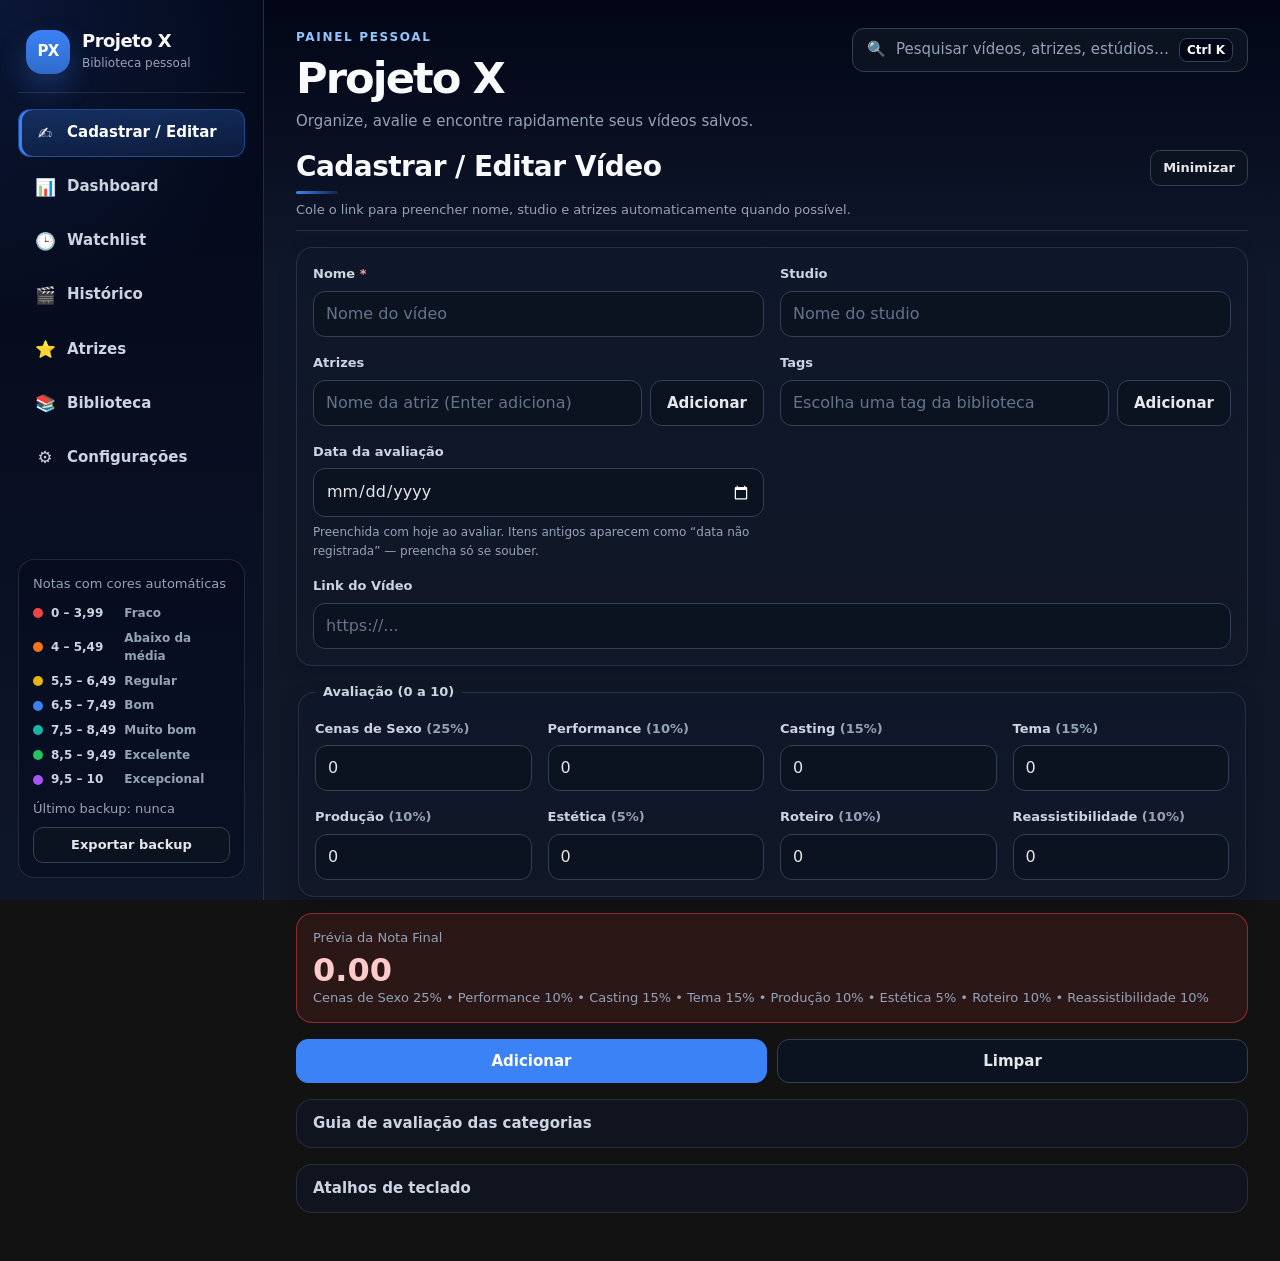
<file: index.html>
<!DOCTYPE html>
<html lang="pt-BR">
<head>
  <meta charset="UTF-8" />
  <meta name="viewport" content="width=device-width, initial-scale=1.0, viewport-fit=cover" />
  <title>Projeto X - Organizador Pessoal</title>
  <meta name="description" content="Organizador pessoal de vídeos com avaliação, histórico, watchlist e dashboard." />
  <meta name="theme-color" content="#0f172a" />
  <meta name="color-scheme" content="dark" />
  <meta name="apple-mobile-web-app-capable" content="yes" />
  <meta name="apple-mobile-web-app-status-bar-style" content="black-translucent" />
  <meta name="apple-mobile-web-app-title" content="Projeto X" />
  <link rel="manifest" href="manifest.webmanifest" />
  <link rel="icon" type="image/png" sizes="192x192" href="icons/icon-192.png" />
  <link rel="apple-touch-icon" href="icons/icon-192.png" />
  <style>
/* =====================================================================
   PROJETO X — DESIGN SYSTEM
   1. Tokens  2. Base  3. Layout  4. Componentes  5. Telas  6. Responsivo
   Regra: nenhuma cor/raio/espaçamento "solto" fora dos tokens abaixo.
   ===================================================================== */

/* ---------- 1. TOKENS ---------- */
:root{
  color-scheme:dark;
  --font:system-ui,-apple-system,"Segoe UI",Roboto,"Helvetica Neue",Arial,sans-serif;

  /* superfícies e texto */
  --c-bg-deep:#020617; --c-bg:#0f172a; --c-surface:#111827; --c-surface-2:#1f2937; --c-field:#0b1220;
  --c-border:#334155; --c-line:rgba(148,163,184,.18);
  --c-text:#e5e7eb; --c-strong:#f8fafc; --c-soft:#cbd5e1; --c-muted:#94a3b8;
  --focus:#93c5fd;

  /* acento (sobrescrito pelas Configurações via JS) */
  --accent-rgb:59 130 246; --accent:#3b82f6; --accent-hover:#2563eb; --on-accent:#fff;
  --accent-soft:rgb(var(--accent-rgb) / .14); --accent-line:rgb(var(--accent-rgb) / .40); --accent-text:#bfdbfe;

  /* cores semânticas (triplas RGB para compor alfa) */
  --ok-rgb:34 197 94; --warn-rgb:245 158 11; --danger-rgb:239 68 68; --info-rgb:59 130 246;

  /* espaçamento, raios, sombras, tipografia */
  --sp-1:4px; --sp-2:8px; --sp-3:12px; --sp-4:16px; --sp-5:24px; --sp-6:32px;
  --r-sm:10px; --r-md:12px; --r-lg:16px; --r-xl:20px; --r-pill:999px;
  --sh-1:0 6px 18px rgba(2,6,23,.22); --sh-2:0 16px 36px rgba(2,6,23,.36);
  --fs-xs:.75rem; --fs-sm:.8125rem; --fs-md:.9375rem; --fs-lg:1.125rem; --fs-xl:1.375rem;
  --tap:44px; --sidebar-w:264px; --t-fast:.15s ease;
}
html.font-large{font-size:18px}

/* ---------- 2. BASE ---------- */
*,*::before,*::after{box-sizing:border-box}
[hidden]{display:none!important}
html{-webkit-text-size-adjust:100%;text-size-adjust:100%;scroll-behavior:smooth}
body{
  margin:0;font-family:var(--font);font-size:var(--fs-md);line-height:1.55;color:var(--c-text);
  background:linear-gradient(180deg,var(--c-bg-deep),var(--c-bg) 30%,var(--c-surface)) fixed;
  min-height:100vh;overflow-x:hidden;
}
h1,h2,h3,h4{margin:0;line-height:1.2;letter-spacing:-.02em;color:var(--c-strong)}
h1{font-size:clamp(1.9rem,4vw,2.7rem);letter-spacing:-.045em}
h2{font-size:clamp(1.35rem,2.4vw,1.75rem)}
h3{font-size:var(--fs-lg)}
h4{font-size:var(--fs-md)}
p{margin:0}
a{color:var(--focus)}
img{max-width:100%}
:where(a,button,input,select,textarea,summary,[tabindex]):focus-visible{outline:2px solid var(--focus);outline-offset:2px}
.sr-only{position:absolute;width:1px;height:1px;padding:0;margin:-1px;overflow:hidden;clip:rect(0,0,0,0);white-space:nowrap;border:0}
.skip-link{position:absolute;left:var(--sp-3);top:-60px;z-index:1000;padding:10px 14px;border-radius:var(--r-sm);background:var(--accent);color:var(--on-accent);font-weight:700;text-decoration:none}
.skip-link:focus{top:var(--sp-3)}
.muted{color:var(--c-muted)}
.small{font-size:var(--fs-sm)}
.truncate{overflow:hidden;text-overflow:ellipsis;white-space:nowrap;min-width:0}
kbd{display:inline-block;min-width:26px;padding:2px 7px;border-radius:8px;border:1px solid var(--c-border);background:var(--c-bg-deep);color:#fff;font:700 var(--fs-xs)/1.5 var(--font);text-align:center}

/* ---------- 3. LAYOUT ---------- */
.app{display:grid;grid-template-columns:var(--sidebar-w) minmax(0,1fr);min-height:100vh}
.main{width:100%;max-width:1280px;min-width:0;margin:0 auto;padding:28px 32px 48px;display:flex;flex-direction:column;gap:var(--sp-4)}
.sidebar{
  position:sticky;top:0;height:100vh;overflow-y:auto;display:flex;flex-direction:column;gap:var(--sp-4);padding:22px 18px;
  border-right:1px solid var(--c-line);
  background:radial-gradient(circle at top left,var(--accent-soft),transparent 34%),linear-gradient(180deg,rgba(2,6,23,.98),rgba(15,23,42,.96));
}
.brand{display:flex;align-items:center;gap:var(--sp-3);padding:8px 8px 18px;border-bottom:1px solid var(--c-line)}
.brand-logo{width:44px;height:44px;display:grid;place-items:center;border-radius:var(--r-lg);background:linear-gradient(180deg,var(--accent),var(--accent-hover));color:var(--on-accent);font-weight:900;letter-spacing:-.05em;box-shadow:0 14px 28px rgb(var(--accent-rgb) / .28)}
.brand-title{font-size:var(--fs-lg);font-weight:900;letter-spacing:-.03em;color:var(--c-strong);line-height:1.1}
.brand-sub{font-size:var(--fs-xs);color:var(--c-muted);margin-top:3px}
.nav{display:flex;flex-direction:column;gap:6px}
.nav-btn{
  display:flex;align-items:center;gap:10px;width:100%;min-height:var(--tap);padding:10px 14px;border-radius:var(--r-md);
  background:transparent;border:1px solid transparent;color:var(--c-soft);font:inherit;font-weight:700;text-align:left;text-decoration:none;cursor:pointer;
  transition:background var(--t-fast),border-color var(--t-fast);
}
.nav-btn .icon{width:24px;text-align:center;font-size:1.05rem}
.nav-btn:hover{background:var(--accent-soft);border-color:rgb(var(--accent-rgb) / .2)}
.nav-btn[aria-current="page"]{background:linear-gradient(180deg,rgb(var(--accent-rgb) / .26),rgb(var(--accent-rgb) / .14));border-color:var(--accent-line);color:#fff;box-shadow:inset 3px 0 0 var(--accent)}
.sidebar-foot{margin-top:auto;padding:14px;border-radius:var(--r-lg);border:1px solid var(--c-line);background:rgba(2,6,23,.28);display:flex;flex-direction:column;gap:10px}
.legend{display:grid;grid-template-columns:auto auto 1fr;gap:6px 8px;align-items:center;color:var(--c-soft);font-size:var(--fs-xs);font-weight:700}
.dot{width:10px;height:10px;border-radius:var(--r-pill);display:inline-block;background:rgb(var(--tone))}

.topbar{display:flex;justify-content:space-between;align-items:flex-start;gap:var(--sp-4);flex-wrap:wrap}
.kicker{color:#93c5fd;font-size:var(--fs-xs);font-weight:900;letter-spacing:.14em;text-transform:uppercase;margin-bottom:6px}
.subtitle{color:var(--c-muted);max-width:640px;margin-top:6px}
.install-card{display:none;align-items:center;justify-content:space-between;gap:10px;flex-wrap:wrap;padding:12px 14px;border-radius:var(--r-md);border:1px solid var(--accent-line);background:var(--accent-soft);color:#dbeafe;max-width:520px}
.install-card.visible{display:flex}

.view{display:flex;flex-direction:column;gap:var(--sp-4);min-width:0}
.view-head{display:flex;justify-content:space-between;align-items:flex-start;gap:var(--sp-3);flex-wrap:wrap;padding-bottom:10px;border-bottom:1px solid var(--c-line)}
.view-head h2::after{content:"";display:block;width:42px;height:3px;border-radius:var(--r-pill);margin-top:8px;background:linear-gradient(90deg,var(--accent),rgb(var(--accent-rgb) / .16))}
.view-head h2:focus{outline:none}
.view-head .muted{margin-top:6px}
.view-body{display:flex;flex-direction:column;gap:var(--sp-4);min-width:0}
.stack{display:flex;flex-direction:column;gap:var(--sp-4);min-width:0}
.row{display:flex;flex-wrap:wrap;align-items:center;gap:10px}
.grid{display:grid;gap:var(--sp-4);min-width:0}
.cols-2{grid-template-columns:repeat(2,minmax(0,1fr))}
.cols-3{grid-template-columns:repeat(3,minmax(0,1fr))}
.cols-4{grid-template-columns:repeat(4,minmax(0,1fr))}
.span-all{grid-column:1 / -1}

/* ---------- 4. COMPONENTES ---------- */
/* painéis e heróis */
.panel{background:linear-gradient(180deg,rgba(15,23,42,.84),rgba(17,24,39,.94));border:1px solid var(--c-line);border-radius:var(--r-lg);padding:var(--sp-4);box-shadow:var(--sh-1);min-width:0}
.panel-head{display:flex;justify-content:space-between;align-items:flex-start;gap:var(--sp-3);flex-wrap:wrap;margin-bottom:var(--sp-3)}
.panel-head p{color:var(--c-muted);font-size:var(--fs-sm);margin-top:4px}
.hero{position:relative;overflow:hidden;padding:22px;border-radius:var(--r-xl);border:1px solid var(--accent-line);
  background:radial-gradient(circle at top right,rgb(var(--accent-rgb) / .2),transparent 34%),radial-gradient(circle at bottom left,rgb(var(--ok-rgb) / .1),transparent 28%),linear-gradient(180deg,rgba(15,23,42,.96),rgba(17,24,39,.92));box-shadow:var(--sh-2)}
.banner{display:flex;align-items:center;justify-content:space-between;gap:var(--sp-3);flex-wrap:wrap;padding:10px 14px;border-radius:var(--r-md);border:1px solid var(--accent-line);background:var(--accent-soft);color:#dbeafe;font-weight:700}
.banner--warn{border-color:rgb(var(--warn-rgb) / .5);background:rgb(var(--warn-rgb) / .12);color:#fde68a}

/* botões */
.btn{
  display:inline-flex;align-items:center;justify-content:center;gap:var(--sp-2);min-height:var(--tap);padding:0 var(--sp-4);
  border-radius:var(--r-md);border:1px solid var(--accent);background:var(--accent);color:var(--on-accent);
  font:inherit;font-weight:700;line-height:1.2;text-align:center;cursor:pointer;touch-action:manipulation;
  transition:background var(--t-fast),border-color var(--t-fast),transform var(--t-fast);
}
.btn:hover{background:var(--accent-hover);border-color:var(--accent-hover)}
.btn:active{transform:translateY(1px)}
.btn:disabled{opacity:.5;cursor:not-allowed;transform:none}
.btn-secondary{background:var(--c-field);border-color:var(--c-border);color:var(--c-text)}
.btn-secondary:hover{background:#162033;border-color:var(--accent-line)}
.btn-danger{background:transparent;border-color:rgb(var(--danger-rgb) / .5);color:#fca5a5}
.btn-danger:hover{background:rgb(var(--danger-rgb) / .15);border-color:rgb(var(--danger-rgb) / .75)}
.btn-danger.solid{background:rgb(var(--danger-rgb) / .9);border-color:rgb(var(--danger-rgb));color:#fff}
.btn-sm{min-height:36px;padding:0 var(--sp-3);font-size:var(--fs-sm);border-radius:var(--r-sm)}
.btn-icon{width:36px;padding:0;font-size:1rem}
.btn-block{width:100%}
.btn.is-loading{position:relative;color:transparent!important;pointer-events:none}
.btn.is-loading::after{content:"";position:absolute;width:16px;height:16px;border-radius:50%;border:2px solid var(--c-soft);border-top-color:transparent;animation:spin .7s linear infinite}
@keyframes spin{to{transform:rotate(360deg)}}

/* campos */
.field{display:flex;flex-direction:column;gap:6px;min-width:0}
.field>label,.label{font-size:var(--fs-sm);font-weight:700;color:var(--c-soft)}
.req{color:#fca5a5}
.input{
  width:100%;min-height:var(--tap);padding:10px 12px;border-radius:var(--r-md);border:1px solid var(--c-border);
  background:var(--c-field);color:var(--c-text);font:inherit;font-size:1rem;transition:border-color var(--t-fast);
}
.input::placeholder{color:#64748b}
.input:focus{border-color:var(--accent);outline:none;box-shadow:0 0 0 3px var(--accent-soft)}
.input[aria-invalid="true"]{border-color:rgb(var(--danger-rgb))}
select.input{appearance:auto}
input[type="file"].input{padding:8px 10px}
.field-hint{font-size:var(--fs-xs);color:var(--c-muted)}
.field-error{font-size:var(--fs-sm);color:#fca5a5;font-weight:600;display:flex;gap:8px;align-items:center;flex-wrap:wrap}
.check{display:inline-flex;align-items:center;gap:8px;min-height:var(--tap);font-size:var(--fs-sm);font-weight:700;color:var(--c-text);cursor:pointer}
.check input{width:20px;height:20px;margin:0;accent-color:var(--accent);cursor:pointer}
.form-grid{display:grid;grid-template-columns:repeat(2,minmax(0,1fr));gap:var(--sp-4)}
.actions{display:flex;flex-wrap:wrap;gap:10px}
.actions .btn{flex:1 1 160px}
.actions.end{justify-content:flex-end}
.actions.end .btn{flex:0 1 auto}

/* chips / badges / tons semânticos */
.chip{display:inline-flex;align-items:center;gap:6px;min-height:28px;max-width:100%;padding:4px 10px;border-radius:var(--r-pill);border:1px solid var(--c-line);background:rgba(2,6,23,.22);color:#dbeafe;font-size:var(--fs-xs);font-weight:700;line-height:1.25;overflow-wrap:anywhere}
.chip--accent{background:var(--accent-soft);border-color:var(--accent-line)}
.chip--fav{background:rgb(250 204 21 / .14);border-color:rgb(250 204 21 / .4);color:#fef3c7}
.chip-x{width:22px;height:22px;min-height:0;padding:0;border-radius:50%;border:0;background:var(--c-field);color:#fff;font-size:.8rem;line-height:1;cursor:pointer;flex:0 0 auto}
.chip-x:hover{background:rgb(var(--danger-rgb) / .5)}
.chips{display:flex;flex-wrap:wrap;gap:8px;min-width:0}
.chips:empty{display:none}
.chip-input-row{display:flex;gap:8px;flex-wrap:wrap}
.chip-input-row .input{flex:1 1 200px;width:auto}

.note-b1{--tone:239 68 68;--tone-text:#fecaca}
.note-b2{--tone:249 115 22;--tone-text:#fed7aa}
.note-b3{--tone:234 179 8;--tone-text:#fef08a}
.note-b4{--tone:59 130 246;--tone-text:#bfdbfe}
.note-b5{--tone:20 184 166;--tone-text:#99f6e4}
.note-b6{--tone:34 197 94;--tone-text:#bbf7d0}
.note-b7{--tone:168 85 247;--tone-text:#e9d5ff}
.prio-muito-alta{--tone:220 38 38;--tone-text:#fecaca}
.prio-alta{--tone:239 68 68;--tone-text:#fca5a5}
.prio-media{--tone:245 158 11;--tone-text:#fcd34d}
.prio-baixa{--tone:34 197 94;--tone-text:#86efac}
.prio-muito-baixa{--tone:16 185 129;--tone-text:#bbf7d0}
.badge{display:inline-flex;align-items:center;gap:6px;padding:5px 11px;border-radius:var(--r-pill);border:1px solid rgb(var(--tone,148 163 184) / .45);background:rgb(var(--tone,148 163 184) / .15);color:var(--tone-text,#cbd5e1);font-size:var(--fs-sm);font-weight:800;line-height:1.2}

/* estados vazios, filtros ativos */
.empty{display:flex;flex-direction:column;align-items:flex-start;gap:10px;padding:18px;border:1px dashed rgba(148,163,184,.3);border-radius:var(--r-lg);background:rgba(2,6,23,.14);color:var(--c-muted)}
.empty strong{color:var(--c-soft)}
.filter-bar{display:flex;flex-wrap:wrap;align-items:center;gap:8px;min-height:32px}
.filter-bar .none{color:var(--c-muted);font-size:var(--fs-sm)}
.stat{position:relative;overflow:hidden;padding:16px 18px;border-radius:var(--r-lg);border:1px solid var(--accent-line);background:linear-gradient(180deg,rgba(15,23,42,.88),rgba(17,24,39,.94));box-shadow:var(--sh-1)}
.stat::after{content:"";position:absolute;inset:auto -24px -24px auto;width:96px;height:96px;border-radius:var(--r-pill);background:radial-gradient(circle,var(--accent-soft),transparent 70%);pointer-events:none}
.stat-label{font-size:var(--fs-sm);color:var(--c-muted)}
.stat-value{font-size:1.75rem;font-weight:800;line-height:1.1;margin-top:6px;color:var(--c-strong)}
.disclosure{border:1px solid var(--c-line);border-radius:var(--r-lg);background:rgba(15,23,42,.55)}
.disclosure>summary{cursor:pointer;padding:12px 16px;min-height:var(--tap);display:flex;align-items:center;font-weight:700;color:var(--c-soft);list-style-position:inside}
.disclosure>div{padding:0 16px 16px}
.kv{display:flex;flex-direction:column;gap:12px}
.kv-item{padding:12px 14px;border-radius:var(--r-md);border:1px solid var(--c-line);background:rgba(2,6,23,.2);min-width:0;overflow-wrap:anywhere}
.kv-label{color:var(--c-muted);font-size:var(--fs-xs);font-weight:800;text-transform:uppercase;letter-spacing:.05em;margin-bottom:6px}
.link-text{color:#93c5fd;word-break:break-all;font-size:var(--fs-sm)}

/* cartão de item (histórico / watchlist / listas relacionadas) */
.list{display:grid;gap:14px}
.item{
  position:relative;display:grid;grid-template-columns:minmax(0,1fr) auto;gap:var(--sp-3) var(--sp-4);align-items:center;
  padding:var(--sp-4) var(--sp-4) var(--sp-4) calc(var(--sp-4) + 5px);overflow:hidden;
  border:1px solid rgb(var(--tone,148 163 184) / .28);border-radius:var(--r-lg);
  background:linear-gradient(180deg,rgb(var(--tone,148 163 184) / .08),rgba(17,24,39,.94));box-shadow:var(--sh-1);
  content-visibility:auto;contain-intrinsic-size:auto 130px;
}
.item::before{content:"";position:absolute;inset:0 auto 0 0;width:5px;background:rgb(var(--tone,148 163 184) / .95)}
.item-title{font-size:clamp(1.05rem,2vw,1.3rem);font-weight:800;letter-spacing:-.02em;line-height:1.25;overflow-wrap:anywhere;display:-webkit-box;-webkit-line-clamp:2;-webkit-box-orient:vertical;overflow:hidden}
.item-sub{color:var(--c-muted);font-size:var(--fs-sm);margin-top:4px;overflow-wrap:anywhere}
.item-meta{display:flex;flex-wrap:wrap;align-items:center;gap:8px;margin-top:10px}
.item-tags{margin-top:10px}
.item-actions{display:flex;flex-wrap:wrap;justify-content:flex-end;gap:8px}
.item-detail{grid-column:1 / -1;display:grid;grid-template-columns:1.2fr .8fr;gap:var(--sp-3);padding-top:var(--sp-3);border-top:1px solid var(--c-line)}
.score-grid{display:grid;grid-template-columns:repeat(2,minmax(0,1fr));gap:10px}
.score-chip{padding:10px 12px;border-radius:var(--r-md);border:1px solid var(--c-line);background:rgba(255,255,255,.02);font-size:var(--fs-sm)}
.score-chip strong{display:block;font-size:var(--fs-lg);color:#fff;margin-top:2px}
.more-wrap{display:flex;justify-content:center;padding-top:var(--sp-2)}

/* chip-input + campo de nota */
.score-field{position:relative}
.score-help{display:none;margin-top:8px;padding:10px 12px;border-radius:var(--r-md);border:1px solid var(--c-border);background:var(--c-field);color:var(--c-soft);font-size:var(--fs-sm);line-height:1.5}
.score-help strong{color:#fff}
.score-field:focus-within .score-help{display:block}
.nota-preview{padding:14px 16px;border-radius:var(--r-lg);border:1px solid rgb(var(--tone) / .5);background:rgb(var(--tone) / .12)}
.nota-preview .value{font-size:2rem;font-weight:800;line-height:1.1;margin-top:4px;color:var(--tone-text)}
.guide-grid{display:grid;grid-template-columns:repeat(2,minmax(0,1fr));gap:var(--sp-3)}
.guide-item{border:1px solid var(--c-line);border-radius:var(--r-md);background:rgba(31,41,55,.45);padding:14px}
.guide-item h4{margin-bottom:8px}
.guide-item ul{margin:0;padding-left:18px;color:var(--c-soft);line-height:1.45;font-size:var(--fs-sm)}

/* ---------- 5. TELAS ---------- */
/* dashboard */
.histogram{display:grid;grid-template-columns:repeat(7,minmax(0,1fr));gap:14px;margin-top:var(--sp-3)}
.hcard{display:flex;flex-direction:column;justify-content:flex-end;gap:8px;padding:14px 12px;border-radius:var(--r-lg);border:1px solid var(--c-line);background:rgba(11,18,32,.55)}
.hbar-wrap{height:140px;display:flex;align-items:flex-end;justify-content:center}
.hbar{width:100%;max-width:72px;min-height:6px;border-radius:14px 14px 8px 8px;background:linear-gradient(180deg,rgb(var(--tone) / .95),rgb(var(--tone) / .55));transition:height .25s ease}
.hvalue{font-size:1.5rem;font-weight:800;line-height:1;color:var(--c-strong)}
.bar-row{display:grid;grid-template-columns:minmax(0,220px) minmax(0,1fr) 56px;gap:var(--sp-3);align-items:center;margin-bottom:10px}
.bar-rank{display:inline-grid;place-items:center;width:24px;height:24px;border-radius:50%;background:var(--accent-soft);color:var(--accent-text);font-size:var(--fs-xs);font-weight:900;margin-right:8px;flex:0 0 auto}
.bar-name{display:flex;align-items:center;min-width:0;font-weight:700}
.bar-wrap{background:var(--c-field);border:1px solid var(--c-border);border-radius:var(--r-pill);height:14px;overflow:hidden}
.bar{height:100%;background:linear-gradient(90deg,var(--accent),var(--accent-text))}

/* biblioteca */
.lib-chip{display:inline-flex;align-items:center;gap:8px;padding:6px 8px 6px 12px;border-radius:var(--r-pill);border:1px solid var(--accent-line);background:linear-gradient(180deg,rgb(var(--accent-rgb) / .16),rgb(var(--accent-rgb) / .08));color:#dbeafe;font-size:var(--fs-sm);font-weight:700;max-width:100%;overflow-wrap:anywhere}
.lib-chip small{color:var(--c-muted);font-weight:600}
.group-card{border:1px solid var(--accent-line);border-radius:var(--r-lg);background:linear-gradient(180deg,rgba(15,23,42,.76),rgba(17,24,39,.92));padding:var(--sp-3);min-width:0}
.group-card h4{display:flex;align-items:center;justify-content:space-between;gap:8px;flex-wrap:wrap;margin-bottom:6px}
.checklist{display:grid;grid-template-columns:repeat(2,minmax(0,1fr));gap:6px 10px;margin-top:10px;max-height:240px;overflow:auto;padding:10px;border-radius:var(--r-md);background:rgba(2,6,23,.18);border:1px solid var(--c-line)}
.checklist label{display:flex;align-items:center;gap:8px;padding:6px 8px;border-radius:var(--r-sm);font-size:var(--fs-sm);font-weight:500;cursor:pointer;overflow-wrap:anywhere}
.checklist label:hover{background:var(--accent-soft)}
.checklist input{width:18px;height:18px;margin:0;accent-color:var(--accent);flex:0 0 auto}

/* atrizes */
.avatar{--size:72px;width:var(--size);height:var(--size);border-radius:50%;overflow:hidden;flex:0 0 auto;display:grid;place-items:center;background:rgba(2,6,23,.45);border:2px solid var(--accent-line);font-weight:900;color:#dbeafe;font-size:calc(var(--size) * .36)}
.avatar img{width:100%;height:100%;object-fit:cover;display:block}
.avatar--lg{--size:150px;border-radius:34px}
.avatar--md{--size:92px;border-radius:26px}
.atriz-card{display:flex;align-items:center;gap:var(--sp-4);padding:14px 16px;border-radius:var(--r-lg);border:1px solid var(--accent-line);background:linear-gradient(180deg,rgb(var(--accent-rgb) / .14),rgb(var(--accent-rgb) / .06));transition:transform var(--t-fast),border-color var(--t-fast),box-shadow var(--t-fast);min-width:0;position:relative}
.atriz-card:hover{transform:translateY(-1px);box-shadow:var(--sh-1)}
.atriz-card.fav{border-color:rgb(245 158 11 / .45);background:linear-gradient(180deg,rgb(245 158 11 / .16),rgb(var(--accent-rgb) / .06))}
.atriz-card-body{flex:1 1 auto;min-width:0}
.atriz-name{font-weight:800;color:#eff6ff;line-height:1.2;overflow-wrap:anywhere;background:none;border:0;padding:0;font:inherit;font-weight:800;text-align:left;cursor:pointer;color:inherit}
.atriz-name::after{content:"";position:absolute;inset:0}
.atriz-card .item-actions{position:relative;z-index:1}
.atriz-list{display:grid;grid-template-columns:repeat(auto-fill,minmax(min(100%,360px),1fr));gap:14px}
.hero-layout{display:grid;grid-template-columns:auto minmax(0,1fr) auto;gap:20px;align-items:center}
.hero-title{font-size:clamp(1.75rem,4.5vw,2.6rem);line-height:1;letter-spacing:-.05em;margin:8px 0}
.hero-stats{display:grid;grid-template-columns:repeat(4,minmax(0,1fr));gap:12px;margin-top:18px}
.hero-stat{padding:14px;border-radius:var(--r-lg);border:1px solid var(--c-line);background:rgba(2,6,23,.24);min-width:0}
.hero-stat .v{margin-top:6px;font-size:1.6rem;font-weight:900;line-height:1.05;color:#fff;overflow:hidden;text-overflow:ellipsis;white-space:nowrap}
.rank{display:grid;gap:10px;margin-top:12px}
.rank-item{display:grid;grid-template-columns:30px minmax(0,1fr) auto;gap:10px;align-items:center;padding:10px 12px;border-radius:var(--r-md);border:1px solid var(--c-line);background:rgba(2,6,23,.22)}
.rank-pos{width:28px;height:28px;border-radius:50%;display:grid;place-items:center;background:var(--accent-soft);color:var(--accent-text);font-size:var(--fs-xs);font-weight:900}

/* páginas de detalhe */
.kpis{display:grid;grid-template-columns:repeat(3,minmax(0,1fr));gap:12px;margin-top:16px}
.kpi{padding:14px;border-radius:var(--r-lg);border:1px solid var(--c-line);background:rgba(2,6,23,.24)}
.kpi .v{margin-top:6px;font-size:1.6rem;font-weight:900;line-height:1.1}
.score-row{display:grid;grid-template-columns:150px minmax(0,1fr) 36px;gap:10px;align-items:center}
.track{height:12px;border-radius:var(--r-pill);overflow:hidden;border:1px solid var(--c-line);background:rgba(2,6,23,.38)}
.fill{height:100%;border-radius:var(--r-pill);background:linear-gradient(90deg,var(--accent),var(--accent-text))}
.detail-title{margin:10px 0 6px;font-size:clamp(1.6rem,4vw,2.3rem);line-height:1.1;letter-spacing:-.04em;overflow-wrap:anywhere}

/* cropper */
.cropper-stage{position:relative;width:min(280px,100%);aspect-ratio:1;margin:10px auto 0;overflow:hidden;border-radius:26px;border:1px solid var(--accent-line);background:rgba(15,23,42,.9);cursor:grab;user-select:none;touch-action:none}
.cropper-stage.dragging{cursor:grabbing}
.cropper-stage img{position:absolute;left:0;top:0;max-width:none;max-height:none;pointer-events:none;will-change:transform}
.cropper-zoom{display:grid;grid-template-columns:auto minmax(0,1fr) auto;gap:10px;align-items:center;margin-top:12px}
.cropper-zoom input{width:100%;accent-color:var(--accent);min-height:var(--tap)}
.cropper-stage[data-empty="1"]::after{content:"Sem foto";position:absolute;inset:0;display:grid;place-items:center;color:var(--c-muted);font-size:var(--fs-sm)}

/* configurações */
.settings-grid{display:grid;grid-template-columns:repeat(2,minmax(0,1fr));gap:var(--sp-4)}
.setting-row{display:flex;align-items:center;justify-content:space-between;gap:14px;padding:14px;border-radius:var(--r-lg);border:1px solid var(--c-line);background:rgba(2,6,23,.2)}
.setting-row .input{width:auto;min-width:150px}
.setting-row input[type="color"]{min-width:64px;padding:4px;cursor:pointer}

/* diálogos, toasts, navegação mobile */
dialog{border:1px solid var(--accent-line);border-radius:var(--r-xl);background:linear-gradient(180deg,#0f172a,#111827);color:var(--c-text);padding:0;width:min(520px,calc(100vw - 24px));box-shadow:var(--sh-2)}
dialog::backdrop{background:rgba(2,6,23,.74)}
dialog[open]{animation:pop .16s ease}
@keyframes pop{from{opacity:0;transform:translateY(8px) scale(.98)}to{opacity:1;transform:none}}
.dialog-body{padding:var(--sp-5);display:flex;flex-direction:column;gap:var(--sp-3)}
.dialog-body h3{font-size:var(--fs-xl)}
.dialog-msg{color:var(--c-soft);overflow-wrap:anywhere}
.dialog-msg ul{margin:8px 0 0;padding-left:20px}
.toasts{position:fixed;left:50%;bottom:max(20px,env(safe-area-inset-bottom));transform:translateX(-50%);z-index:900;display:flex;flex-direction:column;gap:10px;width:min(440px,calc(100vw - 24px));pointer-events:none}
.toast{pointer-events:auto;display:flex;align-items:center;justify-content:space-between;gap:12px;padding:12px 14px;border-radius:var(--r-md);border:1px solid var(--accent-line);background:#0f172a;color:var(--c-text);box-shadow:var(--sh-2);animation:pop .18s ease;font-weight:600}
.toast--ok{border-color:rgb(var(--ok-rgb) / .55)}
.toast--error{border-color:rgb(var(--danger-rgb) / .65);background:#1a0f14}
.toast--warn{border-color:rgb(var(--warn-rgb) / .6)}
.toast button{flex:0 0 auto}
.bottom-nav{display:none}
.fab{display:none}
.more-sheet a,.more-sheet button.nav-btn{width:100%}

/* ---------- 6. RESPONSIVO ---------- */
@media (max-width:1100px){
  .cols-4{grid-template-columns:repeat(2,minmax(0,1fr))}
  .hero-stats{grid-template-columns:repeat(2,minmax(0,1fr))}
  .histogram{grid-template-columns:repeat(4,minmax(0,1fr))}
}
@media (max-width:900px){
  .cols-2,.cols-3,.form-grid,.guide-grid,.settings-grid,.item-detail,.kpis{grid-template-columns:1fr}
  .histogram{grid-template-columns:repeat(2,minmax(0,1fr))}
  .hero-layout{grid-template-columns:1fr;justify-items:start}
  .score-row{grid-template-columns:1fr 1fr 36px}
  .score-row .track{grid-column:1 / -1;order:3}
  .item{grid-template-columns:1fr}
  .item-actions{justify-content:flex-start}
  .item-actions .btn{flex:1 1 110px}
}
@media (max-width:768px){
  .app{display:block}
  .sidebar{display:none}
  .main{padding:12px 12px calc(96px + env(safe-area-inset-bottom));gap:var(--sp-3)}
  .kicker,.subtitle{display:none}
  .view-head .muted,.view-head h2::after{display:none}
  .view-head h2{font-size:1.25rem}
  .topbar h1{font-size:1.6rem}
  .view-head{flex-wrap:nowrap;align-items:center;position:sticky;top:0;z-index:30;margin:-12px -12px 0;padding:10px 12px;background:linear-gradient(180deg,rgba(2,6,23,.98),rgba(2,6,23,.9));backdrop-filter:blur(10px)}
  .cols-4{grid-template-columns:repeat(2,minmax(0,1fr))}
  .panel{padding:14px}
  .hero{padding:16px}
  .bar-row{grid-template-columns:minmax(0,1fr) 56px}
  .bar-row .bar-wrap{grid-column:1 / -1;order:3}
  .checklist{grid-template-columns:1fr;max-height:none}
  .setting-row{flex-direction:column;align-items:stretch}
  .setting-row .input{width:100%}
  .atriz-list{grid-template-columns:1fr}
  .toasts{bottom:calc(96px + env(safe-area-inset-bottom))}
  .bottom-nav{
    display:grid;grid-template-columns:repeat(5,minmax(0,1fr));gap:4px;position:fixed;left:8px;right:8px;bottom:calc(8px + env(safe-area-inset-bottom));z-index:120;
    padding:6px;border:1px solid var(--accent-line);border-radius:var(--r-xl);background:rgba(2,6,23,.92);backdrop-filter:blur(14px);box-shadow:var(--sh-2);
  }
  .bottom-nav .nav-btn{flex-direction:column;justify-content:center;gap:2px;min-height:56px;padding:6px 2px;font-size:.6875rem;line-height:1.15;text-align:center;border-radius:14px}
  .bottom-nav .nav-btn .icon{font-size:1.15rem;width:auto}
  .bottom-nav .nav-btn[aria-current="page"]{box-shadow:inset 0 0 0 1px var(--accent-line)}
  .fab{position:fixed;right:14px;bottom:calc(92px + env(safe-area-inset-bottom));z-index:130;width:46px;height:46px;border:0;border-radius:50%;
    display:flex;align-items:center;justify-content:center;background:var(--accent);color:var(--on-accent);font-size:1.2rem;box-shadow:var(--sh-2);cursor:pointer;
    opacity:0;pointer-events:none;transform:translateY(10px);transition:opacity .18s ease,transform .18s ease}
  .fab.visible{opacity:1;pointer-events:auto;transform:none}
  dialog.sheet{margin:auto auto 0;width:100%;max-width:100%;border-radius:var(--r-xl) var(--r-xl) 0 0}
}
@media (max-width:480px){
  .main{padding-left:10px;padding-right:10px}
  .view-head{margin-left:-10px;margin-right:-10px;padding-left:10px;padding-right:10px}
  .cols-4,.histogram,.hero-stats{grid-template-columns:1fr 1fr}
  .stat-value{font-size:1.4rem}
  .score-grid{grid-template-columns:1fr 1fr}
  .dialog-body .actions .btn{flex-basis:100%}
  .atriz-card{flex-wrap:wrap}
  .avatar--lg{--size:110px;border-radius:26px}
}
@media (max-width:360px){
  .hero-stats{grid-template-columns:1fr}
  .bottom-nav .nav-btn{font-size:.625rem}
}
@media (min-width:769px){
  .bottom-nav{display:none!important}
}

/* ---------- v2.1: seletor de filtros, exclusões, modais, gráfico mensal, grupos, tags ---------- */
.picker{position:relative}
.picker-list{position:absolute;left:0;right:0;top:calc(100% + 4px);z-index:40;margin:0;padding:6px;list-style:none;max-height:320px;overflow:auto;border:1px solid var(--accent-line);border-radius:var(--r-md);background:var(--c-bg);box-shadow:var(--sh-2)}
.picker-opt{display:flex;align-items:center;gap:8px;padding:6px 8px;border-radius:var(--r-sm);cursor:pointer;min-height:40px}
.picker-opt[aria-selected="true"],.picker-opt:hover{background:var(--accent-soft)}
.opt-type{flex:0 0 58px;font-size:var(--fs-xs);font-weight:800;color:var(--accent-text);text-transform:uppercase;letter-spacing:.04em}
.opt-label{flex:1 1 auto;min-width:0;overflow-wrap:anywhere}
.opt-count{flex:0 0 auto;color:var(--c-muted);font-size:var(--fs-xs)}
.opt-btn{flex:0 0 auto;min-height:32px;padding:0 10px;border-radius:var(--r-sm);border:1px solid var(--c-border);background:var(--c-field);color:var(--c-text);font:inherit;font-size:var(--fs-xs);font-weight:700;cursor:pointer}
.opt-btn.exc{border-color:rgb(var(--danger-rgb) / .5);color:#fca5a5}
.opt-btn:hover{border-color:var(--accent-line)}
.opt-empty{padding:10px;color:var(--c-muted);font-size:var(--fs-sm)}
.chip--danger{background:rgb(var(--danger-rgb) / .14);border-color:rgb(var(--danger-rgb) / .5);color:#fecaca}
.chip .kind{opacity:.7;font-weight:600}
.filter-group{display:flex;flex-wrap:wrap;align-items:center;gap:8px}
.filter-group .lbl{font-size:var(--fs-xs);font-weight:800;color:var(--c-muted);text-transform:uppercase;letter-spacing:.05em}
.seg{display:inline-flex;border:1px solid var(--c-border);border-radius:var(--r-pill);overflow:hidden}
.seg button{min-height:30px;padding:0 12px;border:0;background:var(--c-field);color:var(--c-soft);font:inherit;font-size:var(--fs-xs);font-weight:700;cursor:pointer}
.seg button[aria-pressed="true"]{background:var(--accent);color:var(--on-accent)}
.counter strong{color:var(--c-strong)}

dialog.modal-lg{width:min(800px,calc(100vw - 24px));max-height:calc(100vh - 32px)}
dialog.modal-lg[open]{display:flex;flex-direction:column}
.modal-head{display:flex;align-items:center;gap:10px;padding:14px 16px;border-bottom:1px solid var(--c-line)}
.modal-head h3{flex:1 1 auto;min-width:0;overflow-wrap:anywhere;font-size:var(--fs-lg)}
.modal-body{padding:16px;overflow:auto;display:flex;flex-direction:column;gap:14px;min-width:0}
.modal-top{display:flex;gap:16px;align-items:center;min-width:0}
.modal-top>div:last-child{min-width:0}
.mini-list{display:flex;flex-direction:column;gap:8px}
.mini-row{display:flex;align-items:center;gap:10px;width:100%;padding:10px 12px;border:1px solid var(--c-line);border-radius:var(--r-md);background:rgba(2,6,23,.22);color:inherit;font:inherit;text-align:left;cursor:pointer}
.mini-row:hover{border-color:var(--accent-line)}
.mini-row .t{flex:1 1 auto;min-width:0;overflow-wrap:anywhere;font-weight:700}
.mini-row .s{display:block;font-size:var(--fs-xs);color:var(--c-muted);font-weight:500}

.mchart{display:flex;align-items:stretch;gap:6px;height:210px;overflow-x:auto;padding:6px 4px 2px;margin-top:8px}
.mcol{flex:1 0 34px;min-width:34px;display:flex;flex-direction:column;align-items:center;gap:4px;border-radius:8px;cursor:default}
.mcol:hover,.mcol:focus-visible{background:var(--accent-soft)}
.mbar-wrap{flex:1 1 auto;width:100%;display:flex;align-items:flex-end;justify-content:center}
.mbar{width:70%;max-width:38px;min-height:3px;border-radius:8px 8px 4px 4px;background:linear-gradient(180deg,var(--accent-text),var(--accent))}
.mbar.zero{background:var(--c-border)}
.mval{font-size:var(--fs-xs);font-weight:800;color:var(--c-soft);height:1.1em}
.mlab{font-size:var(--fs-xs);color:var(--c-muted);white-space:nowrap;line-height:1.1;text-align:center}
.mcol.cur .mlab{color:var(--accent-text);font-weight:800}

.gm{display:grid;grid-template-columns:minmax(0,300px) minmax(0,1fr);gap:var(--sp-4);align-items:start}
.gm-list{display:flex;flex-direction:column;gap:8px;min-width:0}
.gm-item{display:flex;justify-content:space-between;align-items:center;gap:10px;width:100%;min-height:var(--tap);padding:10px 12px;border:1px solid var(--c-line);border-radius:var(--r-md);background:rgba(2,6,23,.22);color:var(--c-text);font:inherit;font-weight:700;text-align:left;cursor:pointer}
.gm-item:hover{border-color:var(--accent-line)}
.gm-item[aria-current="true"]{border-color:var(--accent);background:var(--accent-soft)}
.gm-item small{color:var(--c-muted);font-weight:600;white-space:nowrap}
.gm-detail{border:1px solid var(--c-line);border-radius:var(--r-lg);padding:var(--sp-4);background:rgba(2,6,23,.18);min-width:0;display:flex;flex-direction:column;gap:var(--sp-3)}
.checklist.tall{max-height:320px}

@media (max-width:900px){ .gm{grid-template-columns:1fr} }
@media (max-width:768px){
  dialog.modal-lg{margin:auto auto 0;width:100%;max-width:100%;max-height:92vh;border-radius:var(--r-xl) var(--r-xl) 0 0}
  .modal-top{flex-wrap:wrap}
  .opt-type{flex-basis:46px}
}
@media (max-width:480px){ .picker-opt{flex-wrap:wrap} .opt-label{flex-basis:calc(100% - 60px)} }

/* ---------- v2.2: pesquisa universal ---------- */
.search-trigger{display:flex;align-items:center;gap:10px;min-height:var(--tap);min-width:min(100%,360px);padding:0 14px;border-radius:var(--r-md);border:1px solid var(--c-border);background:var(--c-field);color:var(--c-muted);font:inherit;cursor:pointer;text-align:left;transition:border-color var(--t-fast),background var(--t-fast)}
.search-trigger:hover{border-color:var(--accent-line);background:#101a2e}
.search-trigger .st-text{flex:1 1 auto;min-width:0;overflow:hidden;text-overflow:ellipsis;white-space:nowrap}
dialog.search-dialog{max-height:min(640px,calc(100vh - 32px));align-self:flex-start;margin-top:8vh}
.search-field{flex:1 1 auto;min-width:0;display:flex;align-items:center;gap:10px}
.search-field .input{border:0;background:transparent;box-shadow:none;padding-left:0}
.search-field .input:focus{box-shadow:none}
.res-group h4{font-size:var(--fs-xs);font-weight:800;color:var(--accent-text);text-transform:uppercase;letter-spacing:.06em;margin:0 0 8px}
.res-row{display:flex;align-items:center;gap:10px;width:100%;min-height:48px;padding:8px 12px;border:1px solid var(--c-line);border-radius:var(--r-md);background:rgba(2,6,23,.22);color:inherit;font:inherit;text-align:left;cursor:pointer}
.res-row+.res-row{margin-top:6px}
.res-row:hover,.res-row[aria-selected="true"]{border-color:var(--accent);background:var(--accent-soft)}
.res-row .t{flex:1 1 auto;min-width:0;overflow-wrap:anywhere;font-weight:700}
.res-row .s{display:block;font-size:var(--fs-xs);color:var(--c-muted);font-weight:500}
.res-row .avatar{--size:34px;border-width:1px}
.res-more{margin-top:8px}
.fab-search{display:none}
@media (max-width:768px){
  .search-trigger{width:100%}
  .search-trigger kbd{display:none}
  .fab-search{display:flex;opacity:1;pointer-events:auto;transform:none;bottom:calc(146px + env(safe-area-inset-bottom))}
  dialog.search-dialog{margin:0 auto auto;max-height:86vh;border-radius:0 0 var(--r-xl) var(--r-xl);width:100%;max-width:100%}
}
@media (min-width:769px){ .fab-search{display:none!important} }

/* alvos de toque maiores em telas sensíveis ao toque */
@media (pointer:coarse){
  .btn-sm{min-height:44px}
  .btn-icon{min-width:44px}
  .chip-x{width:28px;height:28px}
}
@media (max-width:900px){ .item-actions .btn-icon{flex:0 0 auto} }
@media (max-width:480px){ .stat{padding:12px 14px} .stat-label{font-size:var(--fs-xs)} }

/* preferências do usuário */
body.density-compact .panel,body.density-compact .item{padding:12px}
body.density-compact .view,body.density-compact .view-body,body.density-compact .stack,body.density-compact .list{gap:10px}
body.reduced-motion *,body.reduced-motion *::before,body.reduced-motion *::after{animation:none!important;transition:none!important;scroll-behavior:auto!important}
@media (prefers-reduced-motion:reduce){
  *,*::before,*::after{animation-duration:.01ms!important;animation-iteration-count:1!important;scroll-behavior:auto!important;transition-duration:.01ms!important}
}
  </style>
</head>
<body>
<a class="skip-link" href="#conteudo">Pular para o conteúdo</a>

<div class="app">
  <aside class="sidebar" aria-label="Menu lateral">
    <div class="brand">
      <div class="brand-logo" aria-hidden="true">PX</div>
      <div>
        <div class="brand-title">Projeto X</div>
        <div class="brand-sub">Biblioteca pessoal</div>
      </div>
    </div>
    <nav class="nav" id="sideNav" aria-label="Navegação principal"></nav>
    <div class="sidebar-foot">
      <div>
        <div class="small muted">Notas com cores automáticas</div>
        <div class="legend" id="noteLegend" style="margin-top:10px"></div>
      </div>
      <div>
        <div class="small muted" id="backupStamp">Último backup: nunca</div>
        <button class="btn btn-secondary btn-sm btn-block" type="button" data-action="exportBackup" style="margin-top:8px">Exportar backup</button>
      </div>
    </div>
  </aside>

  <div class="main">
    <div class="topbar">
      <div>
        <div class="kicker">Painel pessoal</div>
        <h1>Projeto X</h1>
        <p class="subtitle">Organize, avalie e encontre rapidamente seus vídeos salvos.</p>
      </div>
      <button type="button" class="search-trigger" id="searchTrigger" data-action="openSearch" aria-haspopup="dialog" aria-label="Pesquisar vídeos, atrizes e estúdios">
        <span aria-hidden="true">🔍</span><span class="st-text">Pesquisar vídeos, atrizes, estúdios…</span><kbd>Ctrl K</kbd>
      </button>
      <div id="pwaInstallCard" class="install-card" role="status">
        <div>
          <strong>Instalar Projeto X</strong>
          <div class="small">Use como aplicativo e mantenha os dados disponíveis offline neste dispositivo.</div>
        </div>
        <div class="row">
          <button id="pwaInstallBtn" class="btn btn-sm" type="button">Instalar</button>
          <button id="pwaDismissBtn" class="btn btn-secondary btn-sm" type="button">Agora não</button>
        </div>
      </div>
    </div>

    <div id="backupReminder" class="banner banner--warn" role="status" hidden>
      <span id="backupReminderText"></span>
      <span class="row" style="gap:8px"><button type="button" class="btn btn-sm" data-action="exportBackup">Fazer backup agora</button><button type="button" class="btn btn-secondary btn-sm" data-action="snoozeBackup">Lembrar amanhã</button></span>
    </div>

    <div id="storageWarning" class="banner banner--warn" role="alert" hidden>
      O armazenamento local deste navegador está indisponível. Seus dados não serão salvos ao fechar a página — exporte um backup com frequência.
    </div>

    <main id="conteudo">

      <!-- ============ CADASTRO ============ -->
      <section class="view" id="view-cadastro" data-view="cadastro" aria-labelledby="h-cadastro">
        <header class="view-head">
          <div>
            <h2 id="h-cadastro" tabindex="-1">Cadastrar / Editar Vídeo</h2>
            <p class="muted small">Cole o link para preencher nome, studio e atrizes automaticamente quando possível.</p>
          </div>
          <button class="btn btn-secondary btn-sm" type="button" data-action="toggleCollapse" data-target="cadastroBody" aria-expanded="true" aria-controls="cadastroBody">Minimizar</button>
        </header>
        <div class="view-body" id="cadastroBody">
          <div id="editBanner" class="banner" hidden>
            <span id="editBannerText">Editando vídeo</span>
            <button class="btn btn-secondary btn-sm" type="button" data-action="cancelEditVideo">Cancelar edição</button>
          </div>

          <form id="videoForm" class="stack" novalidate autocomplete="off">
            <div class="panel">
              <div class="form-grid">
                <div class="field">
                  <label for="nome">Nome <span class="req" aria-hidden="true">*</span></label>
                  <input id="nome" class="input" placeholder="Nome do vídeo" maxlength="300" aria-describedby="nomeError" />
                  <div id="nomeError" class="field-error" role="alert" hidden></div>
                </div>
                <div class="field">
                  <label for="studio">Studio</label>
                  <input id="studio" class="input" list="dlStudios" placeholder="Nome do studio" maxlength="200" />
                </div>
                <div class="field" data-chips="v-atrizes">
                  <label for="v-atrizes-input">Atrizes</label>
                  <div class="chip-input-row">
                    <input id="v-atrizes-input" class="input" list="dlAtrizes" placeholder="Nome da atriz (Enter adiciona)" maxlength="120" />
                    <button class="btn btn-secondary" type="button" data-action="chipAdd" data-field="v-atrizes">Adicionar</button>
                  </div>
                  <div class="chips" data-chips-list aria-label="Atrizes selecionadas"></div>
                </div>
                <div class="field" data-chips="v-tags">
                  <label for="v-tags-input">Tags</label>
                  <div class="chip-input-row">
                    <input id="v-tags-input" class="input" list="dlTags" placeholder="Escolha uma tag da biblioteca" maxlength="80" />
                    <button class="btn btn-secondary" type="button" data-action="chipAdd" data-field="v-tags">Adicionar</button>
                  </div>
                  <div class="chips" data-chips-list aria-label="Tags selecionadas"></div>
                  <div class="field-error" data-chips-error role="alert" hidden></div>
                </div>
                <div class="field">
                  <label for="avaliadoEm">Data da avaliação</label>
                  <input id="avaliadoEm" class="input" type="date" aria-describedby="avaliadoEmHint avaliadoEmError" />
                  <div class="field-hint" id="avaliadoEmHint">Preenchida com hoje ao avaliar. Itens antigos aparecem como “data não registrada” — preencha só se souber.</div>
                  <div id="avaliadoEmError" class="field-error" role="alert" hidden></div>
                </div>
                <div class="field span-all">
                  <label for="link">Link do Vídeo</label>
                  <input id="link" class="input" type="url" inputmode="url" placeholder="https://..." aria-describedby="linkError" />
                  <div id="linkError" class="field-error" role="alert" hidden></div>
                </div>
              </div>
            </div>

            <fieldset class="panel" style="border:1px solid var(--c-line)">
              <legend class="label" style="padding:0 8px">Avaliação (0 a 10)</legend>
              <div class="grid cols-4" id="scoreGrid"></div>
            </fieldset>

            <div class="nota-preview note-b3" id="notaPreview" aria-live="polite">
              <div class="small muted">Prévia da Nota Final</div>
              <div class="value" id="notaValue">0.00</div>
              <div class="small muted" id="notaDetail"></div>
            </div>

            <div class="actions">
              <button id="saveBtn" class="btn" type="button" data-action="saveVideo">Adicionar</button>
              <button id="clearBtn" class="btn btn-secondary" type="button" data-action="clearVideoForm">Limpar</button>
            </div>
          </form>

          <details class="disclosure">
            <summary>Guia de avaliação das categorias</summary>
            <div>
              <p class="small muted" style="margin-bottom:12px">Use este resumo como referência rápida na hora de atribuir as notas.</p>
              <div class="guide-grid" id="guideGrid"></div>
            </div>
          </details>
          <details class="disclosure">
            <summary>Atalhos de teclado</summary>
            <div class="small" style="line-height:2">
              <kbd>Ctrl</kbd> + <kbd>S</kbd> Salvar (Cadastro / Watchlist) • <kbd>Esc</kbd> Limpar formulário (pede confirmação se houver dados) •
              <kbd>Alt</kbd> + <kbd>1</kbd>…<kbd>7</kbd> (ou <kbd>Ctrl</kbd> + <kbd>1</kbd>…<kbd>6</kbd>) Trocar de tela • <kbd>/</kbd> Ir para a busca da tela • <kbd>Ctrl</kbd> + <kbd>K</kbd> Pesquisa universal (vídeos, atrizes e estúdios)
            </div>
          </details>
        </div>
      </section>

      <!-- ============ DASHBOARD ============ -->
      <section class="view" id="view-dashboard" data-view="dashboard" aria-labelledby="h-dashboard" hidden>
        <header class="view-head">
          <div><h2 id="h-dashboard" tabindex="-1">Dashboard</h2></div>
          <button class="btn btn-secondary btn-sm" type="button" data-action="toggleCollapse" data-target="dashboardBody" aria-expanded="true" aria-controls="dashboardBody">Minimizar</button>
        </header>
        <div class="view-body" id="dashboardBody">
          <div class="panel">
            <div class="panel-head"><h3>Filtros do Dashboard</h3></div>
            <div class="grid cols-3" style="align-items:end">
              <div class="field">
                <label for="dashStudio">Studio ou Grupo</label>
                <input id="dashStudio" class="input" list="dlStudiosFilter" data-f="dash.studio" placeholder="Parte do nome do studio ou grupo" />
              </div>
              <div class="field">
                <label for="dashAtriz">Atriz</label>
                <input id="dashAtriz" class="input" list="dlAtrizes" data-f="dash.atriz" placeholder="Pesquisar atriz" />
              </div>
              <button class="btn btn-secondary" type="button" data-action="clearFilters" data-scope="dash">Limpar Filtros</button>
            </div>
          </div>
          <div class="grid cols-4">
            <div class="stat"><div class="stat-label">Vídeos no Dashboard</div><div class="stat-value" id="statVideos">0</div></div>
            <div class="stat"><div class="stat-label">Nota Média</div><div class="stat-value" id="statMedia">0.00</div></div>
            <div class="stat"><div class="stat-label">Favoritos</div><div class="stat-value" id="statFavoritos">0</div></div>
            <div class="stat"><div class="stat-label">Total Cadastrado</div><div class="stat-value" id="statTotal">0</div></div>
          </div>
          <div class="panel">
            <div class="panel-head">
              <div><h3>Vídeos avaliados por mês</h3><p>Conta pela data real de cada avaliação (ano + mês) e respeita os filtros acima.</p></div>
              <div class="field" style="min-width:150px"><label class="sr-only" for="monthRange">Período do gráfico</label>
                <select id="monthRange" class="input" data-pref="monthRange"><option value="12">Últimos 12 meses</option><option value="24">Últimos 24 meses</option><option value="all">Todo o histórico</option></select></div>
            </div>
            <div class="small" id="monthReadout" aria-live="polite">Passe o mouse ou foque uma coluna para ver os detalhes.</div>
            <div id="monthChart"></div>
            <div class="small muted" id="monthSummary"></div>
          </div>
          <div class="panel">
            <div class="panel-head"><div><h3>Histograma de Notas</h3><p>Distribuição dos vídeos filtrados por faixa de nota.</p></div></div>
            <div id="histogram"></div>
          </div>
          <div class="grid cols-2">
            <div class="panel"><div class="panel-head"><h3>Top Studios</h3></div><div id="topStudios"></div></div>
            <div class="panel">
              <div class="panel-head"><div><h3>Top Atrizes</h3><p>Score por Performance, Tema, Reassistibilidade, Casting e Cenas de Sexo.</p></div></div>
              <div id="topAtrizes"></div>
            </div>
          </div>
        </div>
      </section>

      <!-- ============ WATCHLIST ============ -->
      <section class="view" id="view-watchlist" data-view="watchlist" aria-labelledby="h-watchlist" hidden>
        <header class="view-head">
          <div>
            <h2 id="h-watchlist" tabindex="-1">Lista Para Ver No Futuro</h2>
            <p class="muted small">Planeje o que assistir depois. A recomendação considera a prioridade e dá peso extra a atrizes favoritas.</p>
          </div>
          <button class="btn btn-secondary btn-sm" type="button" data-action="toggleCollapse" data-target="watchlistBody" aria-expanded="true" aria-controls="watchlistBody">Minimizar</button>
        </header>
        <div class="view-body" id="watchlistBody">
          <div class="grid cols-4">
            <div class="stat"><div class="stat-label">Total na Watchlist</div><div class="stat-value" id="watchStatTotal">0</div></div>
            <div class="stat"><div class="stat-label">Itens Visíveis</div><div class="stat-value" id="watchStatFiltered">0</div></div>
            <div class="stat"><div class="stat-label">Prioridade Alta / Muito Alta</div><div class="stat-value" id="watchStatPriority">0</div></div>
            <div class="stat"><div class="stat-label">Com Atriz Favorita</div><div class="stat-value" id="watchStatFav">0</div></div>
          </div>

          <div class="grid cols-2">
            <div class="panel" id="watchFormPanel">
              <div class="panel-head">
                <div><h3>Cadastro Rápido</h3><p>Adicione novos vídeos à fila ou edite um item salvo.</p></div>
                <span id="watchFormStatus" class="chip chip--accent">Novo item</span>
              </div>
              <div class="form-grid">
                <div class="field">
                  <label for="watchNome">Nome do Vídeo <span class="req" aria-hidden="true">*</span></label>
                  <input id="watchNome" class="input" placeholder="Nome do vídeo" maxlength="300" aria-describedby="watchNomeError" />
                  <div id="watchNomeError" class="field-error" role="alert" hidden></div>
                </div>
                <div class="field">
                  <label for="watchStudio">Studio</label>
                  <input id="watchStudio" class="input" list="dlStudios" placeholder="Digite parte do nome" maxlength="200" />
                </div>
                <div class="field" data-chips="w-atrizes">
                  <label for="w-atrizes-input">Atrizes</label>
                  <div class="chip-input-row">
                    <input id="w-atrizes-input" class="input" list="dlAtrizes" placeholder="Nome da atriz (Enter adiciona)" maxlength="120" />
                    <button class="btn btn-secondary" type="button" data-action="chipAdd" data-field="w-atrizes">Adicionar</button>
                  </div>
                  <div class="chips" data-chips-list aria-label="Atrizes selecionadas"></div>
                </div>
                <div class="field" data-chips="w-tags">
                  <label for="w-tags-input">Tags</label>
                  <div class="chip-input-row">
                    <input id="w-tags-input" class="input" list="dlTags" placeholder="Escolha uma tag da biblioteca" maxlength="80" />
                    <button class="btn btn-secondary" type="button" data-action="chipAdd" data-field="w-tags">Adicionar</button>
                  </div>
                  <div class="chips" data-chips-list aria-label="Tags selecionadas"></div>
                  <div class="field-error" data-chips-error role="alert" hidden></div>
                </div>
                <div class="field">
                  <label for="watchPrioridade">Prioridade</label>
                  <select id="watchPrioridade" class="input"></select>
                </div>
                <div class="field span-all">
                  <label for="watchLink">Link do Vídeo</label>
                  <input id="watchLink" class="input" type="url" inputmode="url" placeholder="https://..." aria-describedby="watchLinkError" />
                  <div id="watchLinkError" class="field-error" role="alert" hidden></div>
                </div>
              </div>
              <div class="actions" style="margin-top:14px">
                <button id="addWatchBtn" class="btn" type="button" data-action="saveWatch">Adicionar à Lista</button>
                <button id="clearWatchBtn" class="btn btn-secondary" type="button" data-action="clearWatchForm">Limpar</button>
              </div>
            </div>

            <div class="panel">
              <div class="panel-head"><div><h3>Filtros da Fila</h3><p>Refine por texto, prioridade, studio, grupo ou atriz — e exclua itens antes de sortear.</p></div></div>
              <div class="form-grid">
                <div class="field span-all">
                  <label for="watchBusca">Buscar na Lista</label>
                  <input id="watchBusca" class="input" type="search" data-f="watch.busca" data-search placeholder="Nome, studio, grupo ou atriz" />
                </div>
                <div class="field">
                  <label for="watchFiltroPrio">Prioridade</label>
                  <select id="watchFiltroPrio" class="input" data-f="watch.prio"></select>
                </div>
                <div class="field span-all" data-picker="watch"></div>
                <div class="field">
                  <label for="watchSort">Ordenar por</label>
                  <select id="watchSort" class="input" data-pref="watchSort">
                    <option value="prioridade">Prioridade (maior → menor)</option>
                    <option value="recentes">Adicionados recentemente</option>
                    <option value="antigos">Mais antigos primeiro</option>
                    <option value="az">A → Z</option>
                  </select>
                </div>
                <div class="field">
                  <label for="watchView">Visualização</label>
                  <select id="watchView" class="input" data-pref="listMode">
                    <option value="compact">Resumida</option>
                    <option value="detailed">Detalhada</option>
                  </select>
                </div>
              </div>
              <div class="actions" style="margin-top:14px">
                <button class="btn" type="button" id="drawWatchBtn" data-action="drawWatch">Sortear Vídeo</button>
                <button class="btn btn-secondary" type="button" data-action="clearFilters" data-scope="watch">Limpar Filtros</button>
                <button class="btn btn-secondary" type="button" id="watchClearExc" data-action="clearExclusions" data-scope="watch" hidden>Limpar exclusões</button>
              </div>
            </div>
          </div>

          <div class="stack" style="gap:8px"><div class="small muted" id="watchCounter" aria-live="polite"></div><div class="filter-bar" id="watchFilters"></div></div>
          <div id="watchDrawn"></div>
          <div id="watchList" class="list"></div>
        </div>
      </section>

      <!-- ============ HISTÓRICO ============ -->
      <section class="view" id="view-historico" data-view="historico" aria-labelledby="h-historico" hidden>
        <header class="view-head">
          <div>
            <h2 id="h-historico" tabindex="-1">Histórico de Vídeos</h2>
            <p class="muted small">Explore suas avaliações com filtros, destaque favoritos e encontre rapidamente os melhores vídeos.</p>
          </div>
          <button class="btn btn-secondary btn-sm" type="button" data-action="toggleCollapse" data-target="historicoBody" aria-expanded="true" aria-controls="historicoBody">Minimizar</button>
        </header>
        <div class="view-body" id="historicoBody">
          <div class="grid cols-4">
            <div class="stat"><div class="stat-label">Total no Histórico</div><div class="stat-value" id="histStatTotal">0</div></div>
            <div class="stat"><div class="stat-label">Resultados Visíveis</div><div class="stat-value" id="histStatFiltered">0</div></div>
            <div class="stat"><div class="stat-label">Favoritos Visíveis</div><div class="stat-value" id="histStatFav">0</div></div>
            <div class="stat"><div class="stat-label">Nota Média Atual</div><div class="stat-value" id="histStatAvg">0.00</div></div>
          </div>

          <div class="panel">
            <div class="panel-head"><h3>Filtros</h3></div>
            <div class="grid cols-2">
              <div class="field">
                <label for="histBusca">Pesquisar</label>
                <input id="histBusca" class="input" type="search" list="dlHist" data-f="hist.busca" data-search placeholder="Nome, studio, grupo, atriz ou tag" />
              </div>
              <div class="field">
                <label for="histSort">Ordenar por</label>
                <select id="histSort" class="input" data-pref="histSort">
                  <option value="nota_desc">Nota (maior → menor)</option>
                  <option value="nota_asc">Nota (menor → maior)</option>
                  <option value="recentes">Adicionados recentemente</option>
                  <option value="antigos">Mais antigos primeiro</option>
                  <option value="aval_desc">Data da avaliação (recente primeiro)</option>
                  <option value="aval_asc">Data da avaliação (antiga primeiro)</option>
                  <option value="az">A → Z</option>
                  <option value="za">Z → A</option>
                </select>
              </div>
            </div>
            <div class="field" data-picker="hist" style="margin-top:var(--sp-3)"></div>
            <details class="disclosure" id="histAdvanced" style="margin-top:var(--sp-3)">
              <summary>Busca avançada</summary>
              <div>
                <div class="grid cols-4">
                  <div class="field"><label for="histMin">Nota mínima</label><input id="histMin" class="input" type="number" inputmode="decimal" min="0" max="10" step="0.01" data-f="hist.min" placeholder="Ex.: 7.5" /></div>
                  <div class="field"><label for="histMax">Nota máxima</label><input id="histMax" class="input" type="number" inputmode="decimal" min="0" max="10" step="0.01" data-f="hist.max" placeholder="Ex.: 10" /></div>
                  <div class="field"><label for="histFrom">Avaliado a partir de</label><input id="histFrom" class="input" type="date" data-f="hist.from" /></div>
                  <div class="field"><label for="histTo">Avaliado até</label><input id="histTo" class="input" type="date" data-f="hist.to" /></div>
                </div>
              </div>
            </details>
            <div class="row" style="margin-top:var(--sp-3);justify-content:space-between">
              <div class="row">
                <button class="btn btn-secondary" type="button" data-action="clearFilters" data-scope="hist">Limpar Filtros</button>
                <button class="btn btn-secondary" type="button" id="histClearExc" data-action="clearExclusions" data-scope="hist" hidden>Limpar exclusões</button>
                <label class="check"><input id="histFav" type="checkbox" data-f="hist.fav" /> Apenas favoritos</label>
              </div>
              <div class="row">
                <label class="small muted" for="histView">Visualização</label>
                <select id="histView" class="input" data-pref="listMode" style="width:auto">
                  <option value="compact">Resumida</option>
                  <option value="detailed">Detalhada</option>
                </select>
                <button class="btn" type="button" id="drawHistBtn" data-action="drawHist" title="Usa Reassistibilidade e Nota Final como pesos">Sortear do Histórico</button>
              </div>
            </div>
          </div>

          <div class="stack" style="gap:8px"><div class="small muted" id="histCounter" aria-live="polite"></div><div class="filter-bar" id="histFilters"></div></div>
          <div id="histDrawn"></div>
          <div id="histList" class="list"></div>
        </div>
      </section>

      <!-- ============ ATRIZES ============ -->
      <section class="view" id="view-atrizes" data-view="atrizes" aria-labelledby="h-atrizes" hidden>
        <header class="view-head">
          <div><h2 id="h-atrizes" tabindex="-1">Atrizes</h2><p class="muted small">Cadastre fotos, marque favoritas e veja a nota média de cada uma.</p></div>
          <button class="btn btn-secondary btn-sm" type="button" data-action="toggleCollapse" data-target="atrizesBody" aria-expanded="true" aria-controls="atrizesBody">Minimizar</button>
        </header>
        <div class="view-body" id="atrizesBody">
          <div class="panel">
            <div class="panel-head"><div><h3>Cadastro de Atrizes</h3><p>A foto é opcional e pode ser ajustada depois, no perfil.</p></div></div>
            <div class="grid cols-3" style="align-items:end">
              <div class="field">
                <label for="atrizNomeInput">Nome da Atriz <span class="req" aria-hidden="true">*</span></label>
                <input id="atrizNomeInput" class="input" list="dlAtrizes" placeholder="Ex.: Nome Sobrenome" maxlength="120" />
              </div>
              <div class="field">
                <label for="atrizFotoInput">Foto</label>
                <input id="atrizFotoInput" class="input" type="file" accept="image/*" />
              </div>
              <div class="row" style="justify-content:space-between">
                <label class="check"><input id="atrizFavoritaInput" type="checkbox" /> Favorita</label>
                <button class="btn" type="button" data-action="addAtriz">Salvar</button>
              </div>
            </div>
          </div>

          <div class="panel">
            <div class="panel-head"><div><h3>Lista de Atrizes</h3><p>Nota média ponderada calculada a partir dos vídeos salvos.</p></div></div>
            <div class="grid cols-3" style="align-items:end;margin-bottom:var(--sp-3)">
              <div class="field">
                <label for="atrizBusca">Buscar Atriz</label>
                <input id="atrizBusca" class="input" type="search" list="dlAtrizes" data-f="atriz.busca" data-search placeholder="Digite o nome" />
              </div>
              <div class="field">
                <label for="atrizSort">Ordenar por</label>
                <select id="atrizSort" class="input" data-pref="atrizSort">
                  <option value="nome_asc">Nome (A → Z)</option>
                  <option value="nome_desc">Nome (Z → A)</option>
                  <option value="nota_desc">Nota média (maior → menor)</option>
                  <option value="nota_asc">Nota média (menor → maior)</option>
                  <option value="favoritas">Favoritas primeiro</option>
                  <option value="hist_desc">Mais vídeos no Histórico</option>
                  <option value="hist_asc">Menos vídeos no Histórico</option>
                  <option value="watch_desc">Mais vídeos na Watchlist</option>
                  <option value="watch_asc">Menos vídeos na Watchlist</option>
                  <option value="total_desc">Mais vídeos no total</option>
                  <option value="total_asc">Menos vídeos no total</option>
                </select>
              </div>
              <div class="row" style="justify-content:space-between">
                <label class="check"><input id="atrizFav" type="checkbox" data-f="atriz.fav" /> Apenas favoritas</label>
                <button class="btn btn-secondary" type="button" data-action="clearFilters" data-scope="atriz">Limpar</button>
              </div>
            </div>
            <div class="filter-bar" id="atrizFilters" aria-live="polite"></div>
            <div id="atrizList" class="atriz-list" style="margin-top:var(--sp-3)"></div>
            <div id="atrizMore" class="more-wrap"></div>
          </div>
        </div>
      </section>

      <!-- ============ BIBLIOTECA ============ -->
      <section class="view" id="view-biblioteca" data-view="biblioteca" aria-labelledby="h-biblioteca" hidden>
        <header class="view-head">
          <div><h2 id="h-biblioteca" tabindex="-1">Biblioteca</h2><p class="muted small">Tags padronizadas, studios cadastrados e grupos reutilizáveis para filtros e sorteios.</p></div>
          <button class="btn btn-secondary btn-sm" type="button" data-action="toggleCollapse" data-target="bibliotecaBody" aria-expanded="true" aria-controls="bibliotecaBody">Minimizar</button>
        </header>
        <div class="view-body" id="bibliotecaBody">
          <div class="panel">
            <div class="panel-head"><div><h3>Tags Padronizadas</h3><p>Clique numa tag para ver os vídeos dela. Renomeie para corrigir ou mesclar; as mudanças valem também nos vídeos.</p></div></div>
            <div class="grid" style="grid-template-columns:minmax(0,1fr) auto auto;align-items:end" id="tagAddGrid">
              <div class="field"><label for="newLibraryTag">Nova Tag</label><input id="newLibraryTag" class="input" placeholder="Ex.: Exhibitionism" maxlength="60" /></div>
              <button class="btn" type="button" data-action="addLibraryTag">Adicionar</button>
              <button class="btn btn-secondary" type="button" data-action="resetLibraryTags">Restaurar Padrão</button>
            </div>
            <div class="small muted" id="tagSummary" style="margin-top:var(--sp-3)" aria-live="polite"></div>
            <div id="tagTop" style="margin-top:var(--sp-3)"></div>
            <div class="grid cols-2" style="margin-top:var(--sp-3);align-items:end">
              <div class="field"><label for="tagSearch">Pesquisar tags</label><input id="tagSearch" class="input" type="search" placeholder="Digite parte do nome" autocomplete="off" /></div>
              <div class="field"><label for="tagSort">Ordenar por</label>
                <select id="tagSort" class="input" data-pref="tagSort"><option value="nome">Nome (A → Z)</option><option value="uso">Mais usadas</option><option value="sem_uso">Sem uso primeiro</option></select></div>
            </div>
            <div id="tagLibraryList" class="chips" style="margin-top:var(--sp-3)"></div>
            <div id="tagOrphans" style="margin-top:var(--sp-3)"></div>
          </div>
          <div class="panel">
            <div class="panel-head"><div><h3>Studios Cadastrados</h3><p>Lista consolidada vinda do histórico e da watchlist (com a quantidade de itens).</p></div></div>
            <div id="studioLibraryList" class="chips"></div>
          </div>
          <div class="panel">
            <div class="panel-head"><div><h3>Grupos de Studios</h3><p>Organize os studios em grupos e use o grupo inteiro nos filtros (incluir ou excluir). Apagar um grupo nunca apaga studios nem vídeos.</p></div></div>
            <div class="field"><label for="groupSearch">Pesquisar grupo ou estúdio</label><input id="groupSearch" class="input" type="search" placeholder="Nome do grupo ou do estúdio" autocomplete="off" /></div>
            <div class="grid" style="grid-template-columns:minmax(0,1fr) auto;align-items:end;margin-top:var(--sp-3)" id="groupAddGrid">
              <div class="field"><label for="newStudioGroupName">Novo Grupo</label><input id="newStudioGroupName" class="input" placeholder="Ex.: Favoritos VR" maxlength="80" /></div>
              <button class="btn" type="button" data-action="addStudioGroup">Criar Grupo</button>
            </div>
            <div id="groupsManager" class="gm" style="margin-top:var(--sp-3)"></div>
          </div>
        </div>
      </section>

      <!-- ============ DETALHE DO VÍDEO ============ -->
      <section class="view" id="view-video" data-view="video" aria-labelledby="h-video" hidden>
        <header class="view-head">
          <div><h2 id="h-video" tabindex="-1">Página do Vídeo</h2></div>
          <button class="btn btn-secondary btn-sm" type="button" data-action="back">← Voltar</button>
        </header>
        <div class="view-body" id="videoDetail"></div>
      </section>

      <!-- ============ DETALHE DA ATRIZ ============ -->
      <section class="view" id="view-atriz" data-view="atriz" aria-labelledby="h-atriz" hidden>
        <header class="view-head">
          <div><h2 id="h-atriz" tabindex="-1">Página da Atriz</h2></div>
          <button class="btn btn-secondary btn-sm" type="button" data-action="back">← Voltar</button>
        </header>
        <div class="view-body" id="atrizDetail"></div>
      </section>

      <!-- ============ CONFIGURAÇÕES ============ -->
      <section class="view" id="view-configuracoes" data-view="configuracoes" aria-labelledby="h-configuracoes" hidden>
        <header class="view-head">
          <div><h2 id="h-configuracoes" tabindex="-1">Configurações</h2><p class="muted small">As preferências e os dados ficam salvos somente neste navegador.</p></div>
        </header>
        <div class="view-body">
          <div class="panel">
            <div class="panel-head"><div><h3>Personalização da interface</h3><p>As alterações são aplicadas e salvas automaticamente.</p></div></div>
            <div class="settings-grid">
              <div class="setting-row">
                <div><label for="setDensity"><strong>Densidade da interface</strong></label><div class="small muted">Compacta mostra mais itens; confortável preserva mais respiro.</div></div>
                <select id="setDensity" class="input" data-setting="density"><option value="comfortable">Confortável</option><option value="compact">Compacta</option></select>
              </div>
              <div class="setting-row">
                <div><label for="setListMode"><strong>Modo das listas</strong></label><div class="small muted">Resumida mostra o essencial; detalhada mostra mais informações nos cartões.</div></div>
                <select id="setListMode" class="input" data-setting="listMode"><option value="compact">Resumida</option><option value="detailed">Detalhada</option></select>
              </div>
              <div class="setting-row">
                <div><label for="setFontSize"><strong>Tamanho da fonte</strong></label><div class="small muted">Aumenta a leitura geral da interface.</div></div>
                <select id="setFontSize" class="input" data-setting="fontSize"><option value="normal">Normal</option><option value="large">Grande</option></select>
              </div>
              <div class="setting-row">
                <div><label for="setAccent"><strong>Cor de destaque</strong></label><div class="small muted">Botões, foco de campos e elementos principais.</div></div>
                <input id="setAccent" class="input" type="color" value="#3b82f6" data-setting="accentColor" />
              </div>
              <div class="setting-row">
                <div><label for="setTagBonus"><strong>Bônus de tags no sorteio da Watchlist</strong></label><div class="small muted">As 5 tags com melhor média no Histórico (mín. 3 vídeos) somam pontos ao peso do item: +4, +3, +2,5, +2 e +1,5 por posição (máx. +6 por item).</div><div class="small" id="topTagsInfo" style="margin-top:6px"></div></div>
                <input id="setTagBonus" type="checkbox" data-setting="tagBonus" style="width:22px;height:22px;accent-color:var(--accent)" />
              </div>
              <div class="setting-row">
                <div><label for="setMotion"><strong>Reduzir animações</strong></label><div class="small muted">Útil para uma experiência mais direta e leve.</div></div>
                <input id="setMotion" type="checkbox" data-setting="reducedMotion" style="width:22px;height:22px;accent-color:var(--accent)" />
              </div>
            </div>
            <div class="actions end" style="margin-top:14px">
              <button class="btn btn-secondary" type="button" data-action="resetSettings">Restaurar Padrão</button>
            </div>
          </div>

          <div class="panel">
            <div class="panel-head"><div><h3>Pesos da avaliação</h3><p>Defina quanto cada critério pesa na nota final. A soma nunca passa de 100%. Ao aplicar, as notas de todos os vídeos são recalculadas; as notas de cada critério não mudam.</p></div></div>
            <div class="grid cols-4" id="weightsGrid"></div>
            <div style="margin-top:var(--sp-3)">
              <div class="row" style="justify-content:space-between"><strong>Soma: <span id="weightsSum">100%</span> <span class="muted small">(máximo 100%)</span></strong></div>
              <div class="track" role="img" aria-label="Soma dos pesos" style="margin-top:8px"><div class="fill" id="weightsBar" style="width:100%"></div></div>
              <p class="small muted" id="weightsMsg" style="margin-top:8px" aria-live="polite"></p>
              <p class="small" id="weightsImpact" style="margin-top:6px" aria-live="polite"></p>
            </div>
            <div class="actions end" style="margin-top:14px">
              <button class="btn btn-secondary" type="button" id="restoreWeightsBtn" data-action="restoreWeights">Restaurar padrão</button>
              <button class="btn" type="button" id="applyWeightsBtn" data-action="applyWeights" disabled>Aplicar e recalcular notas</button>
            </div>
          </div>

          <div class="panel">
            <div class="panel-head"><div><h3>Dados e backup</h3><p>Seus dados ficam apenas neste navegador. Exporte um backup com frequência e antes de limpar dados do navegador.</p></div></div>
            <div class="grid cols-2">
              <div class="kv">
                <div class="kv-item"><div class="kv-label">Conteúdo salvo</div><div id="backupInfo">—</div></div>
                <div class="kv-item"><div class="kv-label">Último backup</div><div id="backupLast">Nunca</div></div>
              </div>
              <div class="stack">
                <button class="btn" type="button" data-action="exportBackup">Exportar Backup (.json)</button>
                <div class="field">
                  <label for="importFile">Importar Backup</label>
                  <input id="importFile" class="input" type="file" accept=".json,application/json" />
                  <div class="field-hint">Você poderá escolher entre substituir tudo ou mesclar, e desfazer logo depois.</div>
                </div>
              </div>
            </div>
          </div>
        </div>
      </section>

    </main>
  </div>
</div>

<nav class="bottom-nav" id="bottomNav" aria-label="Navegação principal (celular)"></nav>
<button class="fab" id="fab" type="button" aria-label="Voltar ao topo">↑</button>
<button class="fab fab-search" id="fabSearch" type="button" data-action="openSearch" aria-label="Pesquisar vídeos, atrizes e estúdios">🔍</button>
<div class="toasts" id="toasts" role="status" aria-live="polite"></div>

<datalist id="dlStudios"></datalist>
<datalist id="dlStudiosFilter"></datalist>
<datalist id="dlAtrizes"></datalist>
<datalist id="dlTags"></datalist>
<datalist id="dlTagsHist"></datalist>
<datalist id="dlHist"></datalist>

<dialog id="confirmDialog" aria-labelledby="confirmTitle">
  <div class="dialog-body">
    <h3 id="confirmTitle">Confirmar</h3>
    <div class="dialog-msg" id="confirmMsg"></div>
    <div class="field" id="confirmField" hidden><label for="confirmInput" id="confirmInputLabel"></label><input id="confirmInput" class="input" maxlength="120" autocomplete="off" /></div>
    <div class="actions end" id="confirmActions"></div>
  </div>
</dialog>

<dialog id="searchDialog" class="modal-lg search-dialog" aria-label="Pesquisa universal">
  <div class="modal-head">
    <div class="search-field">
      <span aria-hidden="true">🔍</span>
      <input id="searchInput" class="input" type="search" role="combobox" aria-expanded="false" aria-controls="searchResults" aria-autocomplete="list" placeholder="Pesquisar vídeos, atrizes, estúdios…" autocomplete="off" />
    </div>
    <button class="btn btn-secondary btn-sm btn-icon" type="button" data-action="closeSearch" aria-label="Fechar pesquisa">✕</button>
  </div>
  <div class="modal-body" id="searchResults" role="listbox" aria-label="Resultados da pesquisa"></div>
</dialog>

<dialog id="detailDialog" class="modal-lg" aria-labelledby="detailTitle">
  <div class="modal-head">
    <button class="btn btn-secondary btn-sm" type="button" id="modalBackBtn" data-action="modalBack" hidden>← Voltar</button>
    <h3 id="detailTitle">Detalhes</h3>
    <button class="btn btn-secondary btn-sm btn-icon" type="button" data-action="closeModal" aria-label="Fechar">✕</button>
  </div>
  <div class="modal-body" id="detailBody"></div>
</dialog>

<dialog id="moreSheet" class="sheet" aria-labelledby="moreTitle">
  <div class="dialog-body">
    <h3 id="moreTitle">Mais opções</h3>
    <nav class="nav" id="moreNav" aria-label="Mais telas"></nav>
    <div class="actions end"><button class="btn btn-secondary" type="button" data-action="closeMore">Fechar</button></div>
  </div>
</dialog>

<script>
(() => {
'use strict';

/* =====================================================================
   PROJETO X — APLICAÇÃO
   Organização do código (mesma ordem deste arquivo):
   1. Constantes e configuração          6. Domínio (notas, filtros, rankings)
   2. Utilitários                        7. UI base (toast, diálogo, rotas)
   3. Armazenamento (localStorage)       8. Telas (render*)
   4. Normalização / migração de dados   9. Ações (delegação de eventos)
   5. Imagens (IndexedDB)               10. Inicialização
   ===================================================================== */

/* ---------- 1. CONSTANTES ---------- */
const APP_NAME = 'Projeto X - Organizador Pessoal';
const APP_VERSION = '2.0.0';
const BACKUP_VERSION = 6;       // v6 = datas da avaliação + grupos com id; o importador aceita v1–v6
const SCHEMA_VERSION = 4;       // v2 = ids + tags em texto; v3 = avaliadoEm/reavaliadoEm + grupos com id; v4 = pesos editáveis (padrão novo) + notas recalculadas
const PAGE_SIZE = 40;

const KEYS = Object.freeze({
  videos: 'meu_imdb_videos',
  watchlist: 'meu_imdb_watchlist',
  atrizes: 'meu_imdb_atrizes',
  tagCatalog: 'meu_imdb_tag_catalog',
  studioGroups: 'meu_imdb_studio_groups',
  collapsedGroups: 'meu_imdb_collapsed_studio_groups',
  settings: 'meu_imdb_visual_settings',
  prefs: 'meu_imdb_ui_prefs',
  schema: 'meu_imdb_schema_version',
  preMigration: "meu_imdb_premigracao_v1",
  preMigration3: "meu_imdb_premigracao_v3",
  preMigration4: "meu_imdb_premigracao_v4",
  weights: "meu_imdb_pesos",
  installDismissed: 'projetoXInstallDismissed'
});
const IMAGE_DB = Object.freeze({ name: 'projeto_x_images_db', version: 1, store: 'atrizImages' });

const DEFAULT_TAGS = Object.freeze([
  'Anal','Big Ass','Big Tits','Blowjob','Casting','Cheating','College','Cosplay','Cougar','Creampie',
  'Feet','Freeuse','Gaming','Goth','Group','Hardcore','Interracial','Lesbian','Massage','Milf',
  'Natural Tits','Office','Outdoor','Pov','Roleplay','Romance','Sneaky','Step Family','Stuck','Tattoo',
  'Threesome','Vr'
]);

// Pesos da nota final (fonte única: formulário, guia e prévia leem daqui)
// Pesos da nota final em PONTOS PERCENTUAIS (inteiros 0–100; soma máxima 100). Editáveis em Configurações; PESOS_PADRAO é o padrão.
const PESOS_PADRAO = Object.freeze({ sexo: 25, tema: 15, casting: 15, performance: 10, producao: 10, reassist: 10, roteiro: 10, estetica: 5 });
const PESOS = { ...PESOS_PADRAO };
const BACKUP_REMINDER_DAYS = 10;                       // lembrete de backup a cada 10 dias
const TAG_BONUS = Object.freeze({ positions: [4, 3, 2.5, 2, 1.5], cap: 6, minVideos: 3 });   // bônus fixo por posição (top 5), limite total e mínimo de vídeos por tag
const weightsSum = w => Object.values(w).reduce((s, n) => s + n, 0);
const PESOS_ATRIZ = Object.freeze({ performance: .20, tema: .25, reassist: .15, casting: .20, sexo: .20 });

const SCORE_FIELDS = Object.freeze([
  { id: 'sexo', label: 'Cenas de Sexo', guide: ['Química entre os participantes','Naturalidade da cena','Variedade e dinâmica','Ritmo e envolvimento geral'] },
  { id: 'performance', label: 'Performance', guide: ['Expressividade corporal e facial','Energia e intensidade','Convencimento da atuação','Consistência ao longo do vídeo'] },
  { id: 'casting', label: 'Casting', guide: ['Escolha das atrizes de acordo com seu gosto','Combinação entre perfis','Carisma e presença em cena','Adequação ao tipo de vídeo'] },
  { id: 'tema', label: 'Tema', guide: ['Alinhamento com sua preferência pessoal','Coerência do tema proposto','Entrega do que o vídeo promete','Nível de interesse gerado pelo contexto'] },
  { id: 'producao', label: 'Produção', guide: ['Qualidade de imagem e iluminação','Qualidade de áudio','Edição e fluidez dos cortes','Ângulos e acabamento técnico'] },
  { id: 'estetica', label: 'Estética', guide: ['Beleza visual geral','Cenário e ambientação','Figurino e composição da cena','Apelo visual do conjunto'] },
  { id: 'roteiro', label: 'Roteiro', guide: ['Existência de contexto mínimo','Coerência da introdução','Integração com o tema','Organização da progressão da cena'] },
  { id: 'reassist', label: 'Reassistibilidade', guide: ['Vontade real de assistir novamente','Potencial de virar favorito','Capacidade de manter interesse no tempo','Valor de replay do vídeo'] }
]);
const SCORE_IDS = SCORE_FIELDS.map(f => f.id);

/* Descrições das notas (0–10). Escala comum: 0 não avaliado • 1–2 muito fraco • 3–4 abaixo do esperado • 5 aceitável • 6–7 bom • 8–9 muito bom • 10 excepcional */
const descLista = textos => textos.map((t, i) => `<strong>${i}:</strong> ${t}`).join('<br>');
const descricoesNotas = {
  sexo: { titulo: "Cenas de Sexo", texto: descLista([
    "Não avaliado.",
    "Cena artificial ou desconfortável de assistir; sem naturalidade.",
    "Pouca naturalidade e interação quase inexistente entre os participantes.",
    "Interação fraca; cena mecânica e previsível do início ao fim.",
    "Funciona, mas com pouca dinâmica e momentos que desconectam.",
    "Aceitável: cumpre o básico, sem momentos que se destaquem.",
    "Boa: ritmo e interação coerentes, com alguns bons momentos.",
    "Muito consistente: boa interação e variação de ritmo.",
    "Envolvente e natural; mantém o interesse na maior parte do tempo.",
    "Dinâmica, fluida e marcante; poucas quebras de ritmo.",
    "Excepcional: interação autêntica, ritmo impecável, memorável do começo ao fim."]) },
  performance: { titulo: "Performance", texto: descLista([
    "Não avaliado.",
    "Sem envolvimento; atuação visivelmente forçada.",
    "Muito pouco convincente; reações mecânicas.",
    "Pouca naturalidade; entrega limitada.",
    "Irregular: alguns momentos naturais, mas a maior parte é morna.",
    "Aceitável: convence em parte, sem se destacar.",
    "Boa: momentos convincentes e expressividade razoável.",
    "Natural e consistente na maior parte do vídeo.",
    "Bastante convincente; boa energia e expressividade.",
    "Muito expressiva e natural, com entrega constante.",
    "Totalmente envolvente; entrega impecável do início ao fim."]) },
  casting: { titulo: "Casting", texto: descLista([
    "Não avaliado.",
    "Escolha totalmente fora do que você procura.",
    "Pouco alinhado ao seu gosto; combinação sem afinidade.",
    "Escolha fraca; as pessoas não se complementam.",
    "Abaixo do que você costuma gostar, com algum ponto positivo.",
    "Aceitável: nada contra, nada a favor.",
    "Boa escolha, com boa combinação entre os perfis.",
    "Muito boa: perfis bem alinhados ao seu gosto.",
    "Ótima escolha; combinação com boa presença em cena.",
    "Excelente: elenco muito atrativo e bem combinado.",
    "Elenco ideal para o que você procura."]) },
  tema: { titulo: "Tema / Preferência", texto: descLista([
    "Não avaliado.",
    "Tema que você não quer ver.",
    "Muito pouco alinhado à sua preferência.",
    "Tema pouco interessante; proposta confusa.",
    "Abaixo do que você costuma gostar, mas tolerável.",
    "Neutro: não agrega nem atrapalha.",
    "Relativamente interessante; a proposta se sustenta.",
    "Bem alinhado ao seu gosto; entrega o que promete.",
    "Muito interessante e coerente do início ao fim.",
    "Quase perfeito para a sua preferência.",
    "Exatamente o tipo de tema que você busca."]) },
  producao: { titulo: "Produção", texto: descLista([
    "Não avaliado.",
    "Falhas graves de imagem, áudio ou edição.",
    "Qualidade técnica muito baixa; difícil de assistir.",
    "Vários problemas perceptíveis (foco, luz, ruído ou cortes).",
    "Utilizável, mas com falhas que incomodam.",
    "Aceitável: sem problemas graves, sem se destacar.",
    "Boa: poucos problemas técnicos.",
    "Muito boa: imagem e áudio consistentes.",
    "Alta qualidade: imagem nítida, bom áudio e edição fluida.",
    "Excelente acabamento técnico.",
    "Impecável do ponto de vista técnico."]) },
  estetica: { titulo: "Estética", texto: descLista([
    "Não avaliado.",
    "Visual desagradável.",
    "Pouco atrativo; cenário e composição descuidados.",
    "Apelo visual baixo.",
    "Sem destaque; poucos elementos agradáveis.",
    "Neutro: visualmente correto.",
    "Agradável, com boa apresentação.",
    "Bonito e bem composto.",
    "Muito bonito; cenário e figurino bem escolhidos.",
    "Forte apelo visual.",
    "Visual excepcional e coeso."]) },
  roteiro: { titulo: "Roteiro", texto: descLista([
    "Não avaliado (ou sem roteiro e sem expectativa de ter).",
    "Sem sentido ou sem contexto algum.",
    "Muito confuso ou mal construído.",
    "Fraco; contexto superficial.",
    "Pouco interessante, mas compreensível.",
    "Básico: cumpre o mínimo.",
    "Funcional, com algum contexto útil.",
    "Bom: o contexto ajuda a sustentar o vídeo.",
    "Muito bom: bem organizado e integrado ao tema.",
    "Excelente: envolvente e coerente.",
    "Excepcional: bem construído do início ao fim."]) },
  reassist: { titulo: "Reassistibilidade", texto: descLista([
    "Não avaliado.",
    "Não reveria.",
    "Quase nenhum interesse em rever.",
    "Reveria só por curiosidade, de forma rara.",
    "Poderia rever trechos, mas não o vídeo inteiro.",
    "Talvez reveria, sem grande vontade.",
    "Reveria em alguma ocasião.",
    "Boa chance de rever o vídeo inteiro.",
    "Alto interesse em rever com frequência.",
    "Forte candidato a favorito.",
    "Reveria várias vezes, com certeza."]) }
};

const PRIORIDADES = Object.freeze([
  { value: 'Muito Alta', peso: 10, cls: 'prio-muito-alta' },
  { value: 'Alta', peso: 6, cls: 'prio-alta' },
  { value: 'Média', peso: 3, cls: 'prio-media' },
  { value: 'Baixa', peso: 2, cls: 'prio-baixa' },
  { value: 'Muito Baixa', peso: .5, cls: 'prio-muito-baixa' }
]);
const PRIO_MAP = new Map(PRIORIDADES.map(p => [p.value, p]));
const prioInfo = v => PRIO_MAP.get(v) || PRIO_MAP.get('Média');

const DEFAULT_SETTINGS = Object.freeze({ density: 'comfortable', listMode: 'compact', fontSize: 'normal', accentColor: '#3b82f6', reducedMotion: false, tagBonus: true });
const DEFAULT_PREFS = Object.freeze({ lastSection: 'cadastro', histSort: 'nota_desc', watchSort: 'prioridade', atrizSort: 'nome_asc', collapsed: {}, lastBackupAt: '', backupSnoozeUntil: '' });

const SECTIONS = Object.freeze([
  { id: 'cadastro', label: 'Cadastrar / Editar', short: 'Cadastro', icon: '✍️', primary: true },
  { id: 'dashboard', label: 'Dashboard', short: 'Dashboard', icon: '📊', primary: true },
  { id: 'watchlist', label: 'Watchlist', short: 'Fila', icon: '🕒', primary: true },
  { id: 'historico', label: 'Histórico', short: 'Histórico', icon: '🎬', primary: true },
  { id: 'atrizes', label: 'Atrizes', short: 'Atrizes', icon: '⭐' },
  { id: 'biblioteca', label: 'Biblioteca', short: 'Biblioteca', icon: '📚' },
  { id: 'configuracoes', label: 'Configurações', short: 'Ajustes', icon: '⚙️' }
]);
const MAIN_IDS = SECTIONS.map(s => s.id);
const VIEW_TITLES = { video: 'Página do Vídeo', atriz: 'Página da Atriz' };
SECTIONS.forEach(s => { VIEW_TITLES[s.id] = s.label; });

/* ---------- 2. UTILITÁRIOS ---------- */
const $ = (sel, root = document) => root.querySelector(sel);
const $$ = (sel, root = document) => Array.from(root.querySelectorAll(sel));
const byId = id => document.getElementById(id);
const ESC_MAP = { '&': '&amp;', '<': '&lt;', '>': '&gt;', '"': '&quot;', "'": '&#39;' };
const esc = v => String(v ?? '').replace(/[&<>"']/g, c => ESC_MAP[c]);   // seguro para texto e atributos
const str = v => String(v ?? '').trim();
const fold = v => String(v ?? '').toLowerCase().normalize('NFD').replace(/[̀-ͯ]/g, '');
const lower = v => String(v ?? '').trim().toLowerCase();
const clamp = (n, min, max) => Math.min(max, Math.max(min, n));
const round2 = n => Math.round((Number(n) + Number.EPSILON) * 100) / 100;
const collator = new Intl.Collator('pt-BR', { sensitivity: 'base', numeric: true });
const cmp = (a, b) => collator.compare(String(a ?? ''), String(b ?? ''));
const uid = () => Date.now().toString(36) + Math.random().toString(36).slice(2, 8);
const nowIso = () => new Date().toISOString();
const safeDecode = s => { try { return decodeURIComponent(s); } catch (e) { return s; } };
const plural = (n, one, many) => `${n} ${n === 1 ? one : many}`;
const debounce = (fn, ms) => { let t; return (...a) => { clearTimeout(t); t = setTimeout(() => fn(...a), ms); }; };

function splitList(value) {
  const arr = Array.isArray(value) ? value : String(value ?? '').split(',');
  return arr.map(x => String(x ?? '').trim()).filter(Boolean);
}
function uniqueCI(list) {
  const seen = new Set();
  return list.filter(x => { const k = lower(x); if (!k || seen.has(k)) return false; seen.add(k); return true; });
}
const listToString = value => uniqueCI(splitList(value)).join(', ');

// Capitaliza apenas palavras escritas todas em minúsculas; preserva "DP", "VR", "McDonald" etc.
function smartCase(text) {
  return String(text ?? '').trim().replace(/\s+/g, ' ').split(' ').filter(Boolean)
    .map(w => (w === w.toLowerCase() ? w.charAt(0).toUpperCase() + w.slice(1) : w)).join(' ');
}
// Tags da biblioteca seguem o padrão original: Primeira Maiúscula por palavra
function libraryTagCase(tag) {
  const clean = String(tag ?? '').trim().replace(/\s+/g, ' ');
  return clean.split(' ').filter(Boolean).map(w => w.charAt(0).toUpperCase() + w.slice(1).toLowerCase()).join(' ');
}

function formatDateTime(iso) {
  const d = new Date(iso);
  if (!iso || Number.isNaN(d.getTime())) return '';
  try { return new Intl.DateTimeFormat('pt-BR', { dateStyle: 'short', timeStyle: 'short' }).format(d); } catch (e) { return d.toLocaleString(); }
}

/* --- Links --- */
// Retorna { empty } | { invalid } | { url }. Só aceita http(s); preserva o texto digitado (com https:// se faltar).
function parseLink(raw) {
  const t = String(raw ?? '').trim();
  if (!t) return { empty: true, url: '' };
  let candidate;
  if (/^https?:\/\//i.test(t)) candidate = t;
  else if (/^\/\//.test(t)) candidate = 'https:' + t;
  else if (/^[a-z][a-z0-9+.-]*:(?!\d)/i.test(t)) return { invalid: true, url: t };   // javascript:, data:, mailto:...
  else candidate = 'https://' + t;
  try {
    const u = new URL(candidate);
    if (!/^https?:$/.test(u.protocol)) return { invalid: true, url: t };
    if (!u.hostname.includes('.') && u.hostname !== 'localhost') return { invalid: true, url: t };
    return { url: candidate };
  } catch (e) { return { invalid: true, url: t }; }
}
const safeHref = url => (/^https?:\/\//i.test(String(url ?? '').trim()) ? String(url).trim() : '');
function linkKey(url) {
  const p = parseLink(url);
  if (p.empty) return '';
  try {
    const u = new URL(p.url || safeHref(url));
    ['utm_source', 'utm_medium', 'utm_campaign', 'utm_term', 'utm_content', 'fbclid', 'gclid', 'ref', 'ref_src'].forEach(k => u.searchParams.delete(k));
    const path = u.pathname.replace(/\/+$/, '') || '/';
    const q = u.searchParams.toString();
    return `${u.hostname.toLowerCase().replace(/^www\./, '')}${path}${q ? '?' + q : ''}`.toLowerCase();
  } catch (e) {
    return String(url).trim().replace(/^https?:\/\//i, '').replace(/^www\./i, '').replace(/#.*$/, '').replace(/\/+$/, '').toLowerCase();
  }
}
function findDuplicateByLink(collection, link, ignoreId = null) {
  const key = linkKey(link);
  if (!key) return null;
  return collection.find(item => item.id !== ignoreId && linkKey(item.link) === key) || null;
}

/* --- Metadados a partir do link (nome / studio / atrizes) --- */
function titleFromSlug(value) {
  return String(value ?? '').replace(/\.[a-z0-9]{2,5}$/i, '').replace(/[-_+.]+/g, ' ').replace(/\s+/g, ' ').trim().split(' ').filter(Boolean)
    .map(w => (/^[A-Z0-9]{2,}$/.test(w) ? w : w.charAt(0).toUpperCase() + w.slice(1).toLowerCase())).join(' ');
}
function cleanHostName(hostname) {
  const parts = String(hostname ?? '').toLowerCase().replace(/^www\./, '').replace(/^m\./, '').split('.').filter(Boolean);
  if (!parts.length) return '';
  const host = parts.join('.');
  let base = parts.length >= 2 ? parts[parts.length - 2] : parts[0];
  if (['com.br', 'net.br', 'org.br', 'co.uk', 'com.au'].some(t => host.endsWith(t)) && parts.length >= 3) base = parts[parts.length - 3];
  return titleFromSlug(base);
}
function extractMetadataFromLink(rawLink) {
  const p = parseLink(rawLink);
  if (p.empty || p.invalid) return { nome: '', studio: '', atrizes: '' };
  try {
    const url = new URL(p.url);
    const q = url.searchParams;
    const fromQuery = keys => { for (const k of keys) { const v = q.get(k); if (v && v.trim()) return titleFromSlug(v); } return ''; };
    const segments = url.pathname.split('/').map(s => safeDecode(s || '').trim()).filter(Boolean).filter(s => !/^\d+$/.test(s));
    const meta = {
      nome: fromQuery(['title', 'nome', 'name', 'video', 'v']),
      studio: fromQuery(['studio', 'site', 'channel']),
      atrizes: fromQuery(['atriz', 'atrizes', 'actress', 'actor', 'actors', 'model', 'models', 'performer', 'performers', 'star', 'stars'])
    };
    const after = (markers) => {
      for (const m of markers) { const i = segments.findIndex(s => s.toLowerCase() === m); if (i >= 0 && segments[i + 1]) return titleFromSlug(segments[i + 1]); }
      return '';
    };
    if (!meta.studio) meta.studio = after(['studio', 'studios', 'channel', 'channels']);
    if (!meta.atrizes) meta.atrizes = after(['model', 'models', 'actress', 'actresses', 'actor', 'actors', 'performer', 'performers', 'star', 'stars']);
    if (!meta.nome) {
      const ignored = new Set(['video', 'videos', 'watch', 'scene', 'scenes', 'movie', 'movies', 'embed', 'view', 'models', 'model', 'actress', 'actresses', 'actor', 'actors', 'performer', 'performers', 'studio', 'studios', 'channel', 'channels']);
      const seg = [...segments].reverse().find(s => !ignored.has(s.toLowerCase()));
      meta.nome = titleFromSlug(seg || '');
    }
    if (!meta.studio) meta.studio = cleanHostName(url.hostname);
    return meta;
  } catch (e) { return { nome: '', studio: '', atrizes: '' }; }
}

/* ---------- 3. ARMAZENAMENTO ---------- */
const Store = (() => {
  let ok = true;
  const mem = new Map();
  try { const k = '__px_probe__'; localStorage.setItem(k, '1'); localStorage.removeItem(k); } catch (e) { ok = false; }
  return {
    available: ok,
    getRaw(key) { try { return ok ? localStorage.getItem(key) : (mem.has(key) ? mem.get(key) : null); } catch (e) { return null; } },
    setRaw(key, val) { try { if (ok) localStorage.setItem(key, val); else mem.set(key, val); return true; } catch (e) { return false; } },
    remove(key) { try { if (ok) localStorage.removeItem(key); else mem.delete(key); } catch (e) { /* ignore */ } }
  };
})();
const storageNotes = { corrupt: [], saveFailed: false };

function readJson(key, fallback) {
  const raw = Store.getRaw(key);
  if (raw == null || raw === '') return fallback;
  try { return JSON.parse(raw); } catch (e) {
    // dado corrompido: guarda uma cópia antes que qualquer gravação o sobrescreva
    console.warn('Dados inválidos em', key, e);
    if (Store.getRaw(key + '__corrompido') == null) Store.setRaw(key + '__corrompido', raw);
    storageNotes.corrupt.push(key);
    return fallback;
  }
}
function writeJson(key, value) {
  const ok = Store.setRaw(key, JSON.stringify(value));
  if (!ok) { storageNotes.saveFailed = true; notifySaveFailure(); }
  return ok;
}
let lastSaveToast = 0;
function notifySaveFailure() {
  const now = Date.now();
  if (now - lastSaveToast < 6000 || typeof toast !== 'function') return;
  lastSaveToast = now;
  toast('Não foi possível salvar neste navegador (sem espaço ou bloqueado). Exporte um backup agora.', { type: 'error', timeout: 9000 });
}

/* ---------- 4. ESTADO E NORMALIZAÇÃO ---------- */
const state = {
  videos: [], watchlist: [], atrizes: [], tagCatalog: [], studioGroups: [], collapsedGroups: [],
  settings: { ...DEFAULT_SETTINGS }, prefs: { ...DEFAULT_PREFS, collapsed: {} },
  rev: 0, idbOk: true
};

const scoreNum = v => { const n = Number(String(v ?? '').replace(',', '.')); return Number.isFinite(n) ? clamp(n, 0, 10) : 0; };
const validDate = v => { const s = str(v); return s && !Number.isNaN(new Date(s).getTime()) ? s : ''; };
/* Datas: armazenadas em ISO (UTC); agrupamento e exibição usam o calendário local */
const pad2 = n => String(n).padStart(2, '0');
const ymdOf = iso => { const d = new Date(iso); return iso && !Number.isNaN(d.getTime()) ? `${d.getFullYear()}-${pad2(d.getMonth() + 1)}-${pad2(d.getDate())}` : ''; };   // "2026-09-15"
const ymOf = iso => ymdOf(iso).slice(0, 7);                                                                                                  // "2026-09"
const todayYmd = () => ymdOf(new Date().toISOString());
const isoFromYmd = ymd => { const m = /^(\d{4})-(\d{2})-(\d{2})$/.exec(str(ymd)); return m ? new Date(+m[1], +m[2] - 1, +m[3], 12, 0, 0).toISOString() : ''; };   // meio-dia local: estável em qualquer fuso
const formatDate = iso => { const y = ymdOf(iso); return y ? `${y.slice(8, 10)}/${y.slice(5, 7)}/${y.slice(0, 4)}` : ''; };
const MONTHS_PT = ['janeiro', 'fevereiro', 'março', 'abril', 'maio', 'junho', 'julho', 'agosto', 'setembro', 'outubro', 'novembro', 'dezembro'];
const monthLabel = ym => { const [y, m] = ym.split('-'); return `${MONTHS_PT[Number(m) - 1]} de ${y}`; };

// Média ponderada normalizada pela soma dos pesos: a nota fica sempre na escala 0–10 (com soma 100 equivale a Σ nota × peso/100)
function calcNotaCom(v, w) { const total = weightsSum(w); return total > 0 ? round2(SCORE_IDS.reduce((sum, k) => sum + scoreNum(v[k]) * w[k], 0) / total) : 0; }
const calcNota = v => calcNotaCom(v, PESOS);
// Itens importados só com a nota (sem nenhuma nota por critério) não podem ser recalculados: mantêm a nota original
const hasScores = v => SCORE_IDS.some(k => scoreNum(v[k]) > 0);
function normalizeWeights(raw) {
  const out = {};
  SCORE_IDS.forEach(k => { const n = Math.round(Number(raw?.[k])); out[k] = Number.isFinite(n) ? clamp(n, 0, 100) : null; });
  const ok = SCORE_IDS.every(k => out[k] !== null) && weightsSum(out) > 0 && weightsSum(out) <= 100;
  return ok ? out : { ...PESOS_PADRAO };
}
function recalcAllNotas() { let n = 0; state.videos.forEach(v => { if (!hasScores(v)) return; const nova = calcNota(v); if (nova !== v.nota) { v.nota = nova; n++; } }); return n; }
function calcNotaAtriz(v) { return round2(Object.keys(PESOS_ATRIZ).reduce((sum, k) => sum + scoreNum(v[k]) * PESOS_ATRIZ[k], 0)); }
// Faixas de nota (fonte única: cor dos cartões, legenda e histograma). Limite inferior inclusivo.
const NOTE_BANDS = Object.freeze([
  { cls: 'note-b1', min: 0, label: 'Fraco', range: '0 – 3,99' },
  { cls: 'note-b2', min: 4, label: 'Abaixo da média', range: '4 – 5,49' },
  { cls: 'note-b3', min: 5.5, label: 'Regular', range: '5,5 – 6,49' },
  { cls: 'note-b4', min: 6.5, label: 'Bom', range: '6,5 – 7,49' },
  { cls: 'note-b5', min: 7.5, label: 'Muito bom', range: '7,5 – 8,49' },
  { cls: 'note-b6', min: 8.5, label: 'Excelente', range: '8,5 – 9,49' },
  { cls: 'note-b7', min: 9.5, label: 'Excepcional', range: '9,5 – 10' }
]);
const noteBand = n => { n = Number(n) || 0; let b = NOTE_BANDS[0]; for (const x of NOTE_BANDS) if (n >= x.min) b = x; return b; };
const noteClass = n => noteBand(n).cls;

function normalizeVideo(raw) {
  if (!raw || typeof raw !== 'object' || Array.isArray(raw)) return null;
  const v = {
    id: typeof raw.id === 'string' && raw.id ? raw.id : uid(),
    nome: str(raw.nome) || 'Sem nome',
    studio: str(raw.studio),
    atriz: listToString(raw.atriz ?? raw.atrizes),
    tags: listToString(raw.tags),
    link: str(raw.link),
    favorito: !!raw.favorito,
    criadoEm: validDate(raw.criadoEm),
    atualizadoEm: validDate(raw.atualizadoEm),
    // Data da 1ª avaliação. Itens da v2 já tinham criadoEm (gravado ao salvar = momento real da avaliação);
    // itens mais antigos ficam vazios ("data não registrada") — nenhuma data é inventada.
    avaliadoEm: validDate(raw.avaliadoEm) || validDate(raw.criadoEm),
    reavaliadoEm: validDate(raw.reavaliadoEm)       // só muda quando alguma nota é alterada numa edição
  };
  SCORE_IDS.forEach(k => { v[k] = scoreNum(raw[k]); });
  const n = Number(raw.nota);
  v.nota = Number.isFinite(n) ? round2(clamp(n, 0, 10)) : calcNota(v);
  return v;
}
function normalizeWatch(raw) {
  if (!raw || typeof raw !== 'object' || Array.isArray(raw)) return null;
  return {
    id: typeof raw.id === 'string' && raw.id ? raw.id : uid(),
    nome: str(raw.nome) || 'Sem nome',
    studio: str(raw.studio),
    atrizes: listToString(raw.atrizes ?? raw.atriz),
    tags: listToString(raw.tags),
    prioridade: PRIO_MAP.has(str(raw.prioridade)) ? str(raw.prioridade) : 'Média',
    link: str(raw.link),
    criadoEm: validDate(raw.criadoEm)
  };
}
function normalizeAtriz(raw) {
  if (!raw || typeof raw !== 'object') return null;
  const nome = str(raw.nome).replace(/\s+/g, ' ');
  if (!nome) return null;
  const img = typeof raw.img === 'string' && raw.img.startsWith('data:image/') ? raw.img : '';
  return {
    nome, imageId: str(raw.imageId), img,
    dataNascimento: str(raw.dataNascimento), localNascimento: str(raw.localNascimento),
    favorita: !!raw.favorita, _persisted: false     // _persisted: imagem já gravada no IndexedDB (campo só de runtime)
  };
}
function uniqueIds(list) {
  const seen = new Set();
  list.forEach(item => { if (seen.has(item.id)) item.id = uid(); seen.add(item.id); });
  return list;
}
function dedupeAtrizes(list) {
  const map = new Map();
  list.forEach(a => {
    const k = lower(a.nome), prev = map.get(k);
    if (!prev) { map.set(k, a); return; }
    if (!prev.img && a.img) { prev.img = a.img; prev.imageId = prev.imageId || a.imageId; }
    prev.favorita = prev.favorita || a.favorita;
    prev.dataNascimento = prev.dataNascimento || a.dataNascimento;
    prev.localNascimento = prev.localNascimento || a.localNascimento;
  });
  return [...map.values()].sort((a, b) => cmp(a.nome, b.nome));
}
function normalizeTagCatalog(list) {
  const out = uniqueCI(splitList(list).map(libraryTagCase).filter(Boolean)).sort(cmp);
  return out;
}
function normalizeGroups(list) {
  if (!Array.isArray(list)) return [];
  const groups = list.map(g => ({ id: typeof g?.id === 'string' && g.id ? g.id : uid(), name: str(g?.name).replace(/\s+/g, ' '), studios: uniqueCI(splitList(g?.studios)).sort(cmp) })).filter(g => g.name);
  const seen = new Set();
  return uniqueIds(groups.filter(g => { const k = lower(g.name); if (seen.has(k)) return false; seen.add(k); return true; })).sort((a, b) => cmp(a.name, b.name));
}
function normalizeSettings(raw) {
  const r = raw && typeof raw === 'object' ? raw : {};
  const hex = /^#[0-9a-f]{6}$/i.test(str(r.accentColor)) ? str(r.accentColor).toLowerCase() : DEFAULT_SETTINGS.accentColor;
  return {
    density: r.density === 'compact' ? 'compact' : 'comfortable',
    listMode: r.listMode === 'detailed' ? 'detailed' : 'compact',
    fontSize: r.fontSize === 'large' ? 'large' : 'normal',
    accentColor: hex,
    reducedMotion: !!r.reducedMotion,
    tagBonus: r.tagBonus !== false       // bônus das tags mais bem avaliadas no sorteio da Watchlist (ligado por padrão)
  };
}
function normalizePrefs(raw) {
  const r = raw && typeof raw === 'object' ? raw : {};
  const pick = (v, allowed, d) => (allowed.includes(v) ? v : d);
  return {
    lastSection: pick(r.lastSection, MAIN_IDS, 'cadastro'),
    histSort: pick(r.histSort, ['nota_desc', 'nota_asc', 'recentes', 'antigos', 'aval_desc', 'aval_asc', 'az', 'za'], 'nota_desc'),
    watchSort: pick(r.watchSort, ['prioridade', 'recentes', 'antigos', 'az'], 'prioridade'),
    atrizSort: pick(r.atrizSort, ['nome_asc', 'nome_desc', 'nota_desc', 'nota_asc', 'favoritas', 'hist_desc', 'hist_asc', 'watch_desc', 'watch_asc', 'total_desc', 'total_asc'], 'nome_asc'),
    tagSort: pick(r.tagSort, ['nome', 'uso', 'sem_uso'], 'nome'),
    monthRange: pick(String(r.monthRange), ['12', '24', 'all'], '12'),
    collapsed: r.collapsed && typeof r.collapsed === 'object' ? r.collapsed : {},
    lastBackupAt: validDate(r.lastBackupAt),
    backupSnoozeUntil: validDate(r.backupSnoozeUntil)
  };
}
const asArray = v => (Array.isArray(v) ? v : []);

function loadAll() {
  const ver = Number(Store.getRaw(KEYS.schema) || 1);
  const snapKey = ver < 2 ? KEYS.preMigration : ver < 3 ? KEYS.preMigration3 : KEYS.preMigration4;
  if (ver < SCHEMA_VERSION && Store.getRaw(snapKey) == null && (Store.getRaw(KEYS.videos) || Store.getRaw(KEYS.watchlist))) {
    // cópia de segurança dos dados brutos antes da migração (vídeos, watchlist e grupos — pequenos)
    Store.setRaw(snapKey, JSON.stringify({ savedAt: nowIso(), videos: Store.getRaw(KEYS.videos), watchlist: Store.getRaw(KEYS.watchlist), groups: Store.getRaw(KEYS.studioGroups) }));
  }
  state.videos = uniqueIds(asArray(readJson(KEYS.videos, [])).map(normalizeVideo).filter(Boolean));
  state.watchlist = uniqueIds(asArray(readJson(KEYS.watchlist, [])).map(normalizeWatch).filter(Boolean));
  state.atrizes = dedupeAtrizes(asArray(readJson(KEYS.atrizes, [])).map(normalizeAtriz).filter(Boolean));
  const tags = normalizeTagCatalog(readJson(KEYS.tagCatalog, []));
  state.tagCatalog = tags.length ? tags : [...DEFAULT_TAGS];
  state.studioGroups = normalizeGroups(readJson(KEYS.studioGroups, []));
  state.collapsedGroups = uniqueCI(asArray(readJson(KEYS.collapsedGroups, [])).map(str));
  state.settings = normalizeSettings(readJson(KEYS.settings, {}));
  state.prefs = normalizePrefs(readJson(KEYS.prefs, {}));
  // pesos: usa os salvos; sem pesos salvos = padrão novo. Na migração v4 todas as notas são recalculadas com os pesos vigentes (os critérios de cada vídeo ficam intactos)
  const savedW = readJson(KEYS.weights, null);
  Object.assign(PESOS, savedW ? normalizeWeights(savedW) : PESOS_PADRAO);
  if (ver < 4) recalcAllNotas();
  if (ver < SCHEMA_VERSION) {
    persist('videos', 'watchlist', 'atrizes', 'tags', 'groups', 'collapsed', 'settings', 'prefs', 'weights');
    Store.setRaw(KEYS.schema, String(SCHEMA_VERSION));
  }
  state.rev++;
}

// Somente o que não está no IndexedDB volta para o localStorage (evita estourar a cota de ~5 MB)
function atrizPayload() {
  return state.atrizes.map(a => {
    const o = { nome: a.nome, imageId: a.imageId, dataNascimento: a.dataNascimento, localNascimento: a.localNascimento, favorita: !!a.favorita };
    if (!a._persisted && a.img) o.img = a.img;
    return o;
  });
}
const persisters = {
  videos: () => writeJson(KEYS.videos, state.videos),
  watchlist: () => writeJson(KEYS.watchlist, state.watchlist),
  atrizes: () => writeJson(KEYS.atrizes, atrizPayload()),
  tags: () => writeJson(KEYS.tagCatalog, state.tagCatalog),
  groups: () => writeJson(KEYS.studioGroups, state.studioGroups),
  collapsed: () => writeJson(KEYS.collapsedGroups, state.collapsedGroups),
  settings: () => writeJson(KEYS.settings, state.settings),
  prefs: () => writeJson(KEYS.prefs, state.prefs),
  weights: () => writeJson(KEYS.weights, PESOS)
};
function persist(...kinds) { return kinds.map(k => persisters[k]()).every(Boolean); }

/* ---------- 5. IMAGENS (IndexedDB + redimensionamento) ---------- */
let dbPromise = null;
function openDb() {
  if (!('indexedDB' in window)) return Promise.reject(new Error('IndexedDB indisponível neste navegador.'));
  if (dbPromise) return dbPromise;
  dbPromise = new Promise((resolve, reject) => {
    let req;
    try { req = indexedDB.open(IMAGE_DB.name, IMAGE_DB.version); } catch (e) { reject(e); return; }
    req.onupgradeneeded = () => { if (!req.result.objectStoreNames.contains(IMAGE_DB.store)) req.result.createObjectStore(IMAGE_DB.store, { keyPath: 'id' }); };
    req.onsuccess = () => { req.result.onversionchange = () => req.result.close(); resolve(req.result); };
    req.onerror = () => reject(req.error || new Error('Não foi possível abrir o IndexedDB.'));
    req.onblocked = () => reject(new Error('IndexedDB bloqueado por outra aba.'));
  });
  dbPromise.catch(() => { dbPromise = null; });
  return dbPromise;
}
const idbTx = async (mode, fn) => {
  const db = await openDb();
  return new Promise((resolve, reject) => {
    const tx = db.transaction(IMAGE_DB.store, mode);
    const out = fn(tx.objectStore(IMAGE_DB.store));
    tx.oncomplete = () => resolve(out && 'result' in out ? out.result : undefined);
    tx.onerror = () => reject(tx.error || new Error('Erro no IndexedDB.'));
    tx.onabort = () => reject(tx.error || new Error('Transação abortada.'));
  });
};
const idb = {
  put: (id, dataUrl) => idbTx('readwrite', s => s.put({ id, dataUrl, updatedAt: nowIso() })),
  get: async id => { const r = await idbTx('readonly', s => s.get(id)); return r?.dataUrl || ''; },
  del: id => idbTx('readwrite', s => s.delete(id))
};

function loadImage(src) {
  return new Promise((resolve, reject) => {
    const im = new Image();
    im.onload = () => resolve(im);
    im.onerror = () => reject(new Error('Não foi possível carregar a imagem.'));
    im.src = src;
  });
}
async function imageFileToDataUrl(file, max = 640, quality = .88) {
  if (!file || !/^image\//.test(file.type)) throw new Error('O arquivo escolhido não é uma imagem.');
  if (file.size > 20 * 1024 * 1024) throw new Error('A imagem é muito grande (máximo 20 MB).');
  const url = URL.createObjectURL(file);
  try {
    const im = await loadImage(url);
    const ratio = Math.min(1, max / Math.max(im.naturalWidth, im.naturalHeight));
    const canvas = document.createElement('canvas');
    canvas.width = Math.max(1, Math.round(im.naturalWidth * ratio));
    canvas.height = Math.max(1, Math.round(im.naturalHeight * ratio));
    const ctx = canvas.getContext('2d');
    ctx.fillStyle = '#0b1220'; ctx.fillRect(0, 0, canvas.width, canvas.height);
    ctx.drawImage(im, 0, 0, canvas.width, canvas.height);
    return canvas.toDataURL('image/jpeg', quality);
  } finally { URL.revokeObjectURL(url); }
}
async function shrinkDataUrl(dataUrl, max = 720, quality = .82) {
  try {
    if (!dataUrl || !dataUrl.startsWith('data:image/') || dataUrl.length < 700000) return dataUrl || '';
    const im = await loadImage(dataUrl);
    const ratio = Math.min(1, max / Math.max(im.naturalWidth, im.naturalHeight));
    const c = document.createElement('canvas');
    c.width = Math.max(1, Math.round(im.naturalWidth * ratio)); c.height = Math.max(1, Math.round(im.naturalHeight * ratio));
    c.getContext('2d').drawImage(im, 0, 0, c.width, c.height);
    return c.toDataURL('image/jpeg', quality);
  } catch (e) { return dataUrl || ''; }
}

const atrizKey = nome => lower(nome);
const findAtriz = nome => state.atrizes.find(a => atrizKey(a.nome) === atrizKey(nome)) || null;
function newImageId(nome) {
  const slug = fold(nome).replace(/[^a-z0-9]+/g, '-').replace(/^-+|-+$/g, '') || 'atriz';
  let id = `atriz-${slug}`, n = 2;
  while (state.atrizes.some(a => a.imageId === id && atrizKey(a.nome) !== atrizKey(nome))) id = `atriz-${slug}-${n++}`;
  return id;
}
// Cria/atualiza o cadastro de uma atriz (sem mexer na foto)
function upsertAtriz(nome, patch = {}) {
  const name = str(nome).replace(/\s+/g, ' ');
  if (!name) return null;
  let a = findAtriz(name);
  if (!a) { a = normalizeAtriz({ nome: name }); state.atrizes.push(a); }
  Object.assign(a, patch);
  state.atrizes.sort((x, y) => cmp(x.nome, y.nome));
  return a;
}
async function setAtrizImage(a, dataUrl) {
  a.imageId = a.imageId || newImageId(a.nome);
  a.img = dataUrl;
  try { await idb.put(a.imageId, dataUrl); a._persisted = true; }
  catch (e) { console.warn('IndexedDB indisponível; a foto ficará no localStorage.', e); a._persisted = false; state.idbOk = false; }
}
async function clearAtrizImage(a) {
  if (a.imageId) { try { await idb.del(a.imageId); } catch (e) { console.warn(e); } }
  a.img = ''; a.imageId = ''; a._persisted = false;
}
// Carrega as fotos do IndexedDB e migra fotos antigas que estavam no localStorage
async function hydrateImages() {
  let migrated = false;
  for (const a of state.atrizes) {
    try {
      if (a.imageId) {
        const stored = await idb.get(a.imageId);
        if (stored) { a.img = stored; a._persisted = true; continue; }
      }
      if (a.img) {
        a.imageId = a.imageId || newImageId(a.nome);
        await idb.put(a.imageId, a.img);
        a._persisted = true; migrated = true;
      }
    } catch (e) { console.warn('Falha ao carregar/migrar imagem de', a.nome, e); state.idbOk = false; break; }
  }
  persist('atrizes');   // remove do localStorage as fotos que já estão seguras no IndexedDB
  return migrated;
}

/* ---------- 6. DOMÍNIO: índices, filtros, rankings ---------- */
const defaultFilters = () => ({
  dash: { studio: '', atriz: '' },
  // inc/exc: filtros de inclusão/exclusão {t: tag|studio|group|atriz|video, v, label}. Exclusões valem só para a lista/sorteio atual.
  hist: { busca: '', min: '', max: '', from: '', to: '', fav: false, inc: [], exc: [], tagMode: 'and', atrizMode: 'and' },
  watch: { busca: "", prio: "", inc: [], exc: [], tagMode: "and", atrizMode: "and" },
  atriz: { busca: '', fav: false }
});
const ui = {
  section: 'cadastro', param: '', navCount: 0,
  f: defaultFilters(),
  scroll: {}, modalStack: [], groups: { sel: '', q: '', addQ: '', picks: new Set() }, tags: { q: '' },
  visible: { hist: PAGE_SIZE, watch: PAGE_SIZE, atriz: PAGE_SIZE },
  editingId: null, editingWatchId: null, pendingWatchId: null,
  drawn: { hist: '', watch: '' },
  auto: { hist: { nome: '', studio: '', atriz: '' }, watch: { nome: '', studio: '', atriz: '' } },
  chips: { 'v-atrizes': { kind: 'people', values: [] }, 'v-tags': { kind: 'tags', values: [] }, 'w-atrizes': { kind: 'people', values: [] }, 'w-tags': { kind: 'tags', values: [] } },
  cropper: null
};

// Índice derivado dos dados; é recalculado no máximo uma vez por alteração (state.rev)
let _idx = null;
function getIndex() {
  if (_idx && _idx.rev === state.rev) return _idx;
  const idx = { rev: state.rev };

  const groupsByStudio = new Map();
  state.studioGroups.forEach(g => g.studios.forEach(s => {
    const k = fold(s);
    if (!groupsByStudio.has(k)) groupsByStudio.set(k, []);
    groupsByStudio.get(k).push(g.name);
  }));
  idx.groupNamesOf = studio => (groupsByStudio.get(fold(studio)) || []).join(' ');

  const studios = new Map();
  [...state.videos, ...state.watchlist].forEach(it => {
    const n = str(it.studio); if (!n) return;
    const k = fold(n), e = studios.get(k);
    if (e) e.count++; else studios.set(k, { name: n, count: 1 });
  });
  idx.studios = [...studios.values()].sort((a, b) => cmp(a.name, b.name));

  // uso das tags: Histórico e Watchlist compartilham o mesmo catálogo (nenhum sistema paralelo)
  const tagUse = new Map();
  const addTag = (t, key) => { const k = fold(t), e = tagUse.get(k) || { name: t, hist: 0, watch: 0 }; e[key]++; tagUse.set(k, e); };
  state.videos.forEach(v => splitList(v.tags).forEach(t => addTag(t, "hist")));
  state.watchlist.forEach(w => splitList(w.tags).forEach(t => addTag(t, "watch")));
  idx.tagsUsed = [...tagUse.values()].map(t => t.name).sort(cmp);
  idx.tagCount = name => { const e = tagUse.get(fold(name)); return e ? e.hist + e.watch : 0; };
  idx.tagCountHist = name => tagUse.get(fold(name))?.hist || 0;
  idx.tagCountWatch = name => tagUse.get(fold(name))?.watch || 0;
  // Top tags mais bem avaliadas: média das notas do Histórico suavizada (n/(n+5)) para uma tag com 1 vídeo nota 10 não vencer uma com muitos vídeos bons
  const tagScores = new Map();
  state.videos.forEach(v => splitList(v.tags).forEach(t => { const k = fold(t), e = tagScores.get(k) || { name: t, total: 0, n: 0 }; e.total += v.nota; e.n++; tagScores.set(k, e); }));
  idx.topTags = new Map();
  [...tagScores.values()].filter(e => e.n >= TAG_BONUS.minVideos).map(e => ({ ...e, avg: e.total / e.n, score: (e.n / (e.n + 5)) * (e.total / e.n) }))
    .sort((a, b) => b.score - a.score || cmp(a.name, b.name)).slice(0, TAG_BONUS.positions.length)
    .forEach((e, i) => idx.topTags.set(fold(e.name), { ...e, pos: i + 1, bonus: TAG_BONUS.positions[i] }));

  const at = new Map();
  const ensure = name => {
    const k = atrizKey(name);
    let e = at.get(k);
    if (!e) { e = { key: k, nome: name, hist: [], watch: [], sum: 0, media: null, rawAvg: null, cadastro: null }; at.set(k, e); }
    return e;
  };
  state.atrizes.forEach(a => { const e = ensure(a.nome); e.nome = a.nome; e.cadastro = a; });
  state.videos.forEach(v => splitList(v.atriz).forEach(n => { const e = ensure(n); e.hist.push(v); e.sum += calcNotaAtriz(v); }));
  state.watchlist.forEach(w => splitList(w.atrizes).forEach(n => ensure(n).watch.push(w)));
  at.forEach(e => {
    const n = e.hist.length;
    const histLinks = new Set(e.hist.map(v => linkKey(v.link)).filter(Boolean));
    const overlap = e.watch.filter(w => { const k = linkKey(w.link); return k && histLinks.has(k); }).length;
    e.total = n + e.watch.length - overlap;
    if (n) { e.rawAvg = round2(e.sum / n); e.media = round2((n / (n + 5)) * (e.sum / n)); }
  });
  idx.atrizes = at;
  idx.atrizList = [...at.values()];
  idx.atrizNames = idx.atrizList.map(e => e.nome).sort(cmp);
  idx.favSet = new Set(state.atrizes.filter(a => a.favorita).map(a => atrizKey(a.nome)));

  const hv = new Map(), hw = new Map();
  idx.hayVideo = v => { let h = hv.get(v.id); if (h === undefined) { h = fold([v.nome, v.studio, v.atriz, v.tags, idx.groupNamesOf(v.studio)].join(' | ')); hv.set(v.id, h); } return h; };
  idx.hayWatch = w => { let h = hw.get(w.id); if (h === undefined) { h = fold([w.nome, w.studio, w.atrizes, idx.groupNamesOf(w.studio)].join(' | ')); hw.set(w.id, h); } return h; };

  _idx = idx;
  return idx;
}
const getAtrizEntry = nome => getIndex().atrizes.get(atrizKey(nome)) || null;

// "Studio ou Grupo": texto livre; casa studios que contenham o termo e studios dos grupos cujo nome contenha o termo
function makeStudioMatcher(raw) {
  const terms = splitList(raw).map(fold);
  if (!terms.length) return null;
  const targets = new Set();
  getIndex().studios.forEach(s => { const f = fold(s.name); if (terms.some(t => f.includes(t))) targets.add(f); });
  state.studioGroups.forEach(g => { if (terms.some(t => fold(g.name).includes(t))) g.studios.forEach(s => targets.add(fold(s))); });
  return studio => { const f = fold(studio); return !!f && targets.has(f); };
}

/* --- Motor de filtros (histórico e watchlist) ---
   Pipeline: filtros básicos (texto, nota, datas, favoritos) → filtros de INCLUSÃO → EXCLUSÕES → conjunto final (lista e sorteio).
   Inclusão: tipos diferentes combinam com E. Tags e atrizes têm modo "todas" (E) ou "qualquer" (OU); studio/grupo são sempre OU. */
const FACET_LABEL = { tag: 'Tag', studio: 'Studio', group: 'Grupo', atriz: 'Atriz', video: 'Vídeo' };
const findGroup = id => state.studioGroups.find(g => g.id === id) || null;
const atrizText = it => (it.atrizes !== undefined ? it.atrizes : it.atriz);
function facetMatch(it, f) {
  switch (f.t) {
    case 'tag': return splitList(it.tags).some(t => fold(t) === fold(f.v));
    case 'studio': return !!it.studio && fold(it.studio) === fold(f.v);
    case 'group': { const g = findGroup(f.v); return !!g && !!it.studio && g.studios.some(s => fold(s) === fold(it.studio)); }
    case 'atriz': return splitList(atrizText(it)).some(n => lower(n) === lower(f.v));
    case 'video': return it.id === f.v;
    default: return false;
  }
}
function applyInclusions(list, f) {
  if (!f.inc.length) return list;
  const of = t => f.inc.filter(x => x.t === t);
  const tags = of('tag'), studios = [...of('studio'), ...of('group')], atrizes = of('atriz');
  const combine = (it, arr, mode) => (mode === 'or' ? arr.some(x => facetMatch(it, x)) : arr.every(x => facetMatch(it, x)));
  return list.filter(it =>
    (!tags.length || combine(it, tags, f.tagMode)) &&
    (!studios.length || studios.some(x => facetMatch(it, x))) &&
    (!atrizes.length || combine(it, atrizes, f.atrizMode)));
}
const applyExclusions = (list, f) => (f.exc.length ? list.filter(it => !f.exc.some(x => facetMatch(it, x))) : list);

// Retorna { total, included (após inclusões), final (após exclusões) }
function runHistorico() {
  const f = ui.f.hist, idx = getIndex();
  const busca = fold(f.busca).trim();
  const min = parseFloat(String(f.min).replace(',', '.')), max = parseFloat(String(f.max).replace(',', '.'));
  const basic = state.videos.filter(v => {
    if (busca && !idx.hayVideo(v).includes(busca)) return false;
    if (!Number.isNaN(min) && v.nota < min) return false;
    if (!Number.isNaN(max) && v.nota > max) return false;
    if (f.fav && !v.favorito) return false;
    if (f.from || f.to) {           // com período ativo, itens sem data registrada não entram (não dá para saber)
      const d = ymdOf(v.avaliadoEm);
      if (!d || (f.from && d < f.from) || (f.to && d > f.to)) return false;
    }
    return true;
  });
  const included = applyInclusions(basic, f);
  return { total: state.videos.length, included, final: applyExclusions(included, f) };
}
function runWatchlist() {
  const f = ui.f.watch, idx = getIndex();
  const busca = fold(f.busca).trim();
  const basic = state.watchlist.filter(w => (!busca || idx.hayWatch(w).includes(busca)) && (!f.prio || w.prioridade === f.prio));
  const included = applyInclusions(basic, f);
  return { total: state.watchlist.length, included, final: applyExclusions(included, f) };
}
const filterHistorico = () => runHistorico().final;
const filterWatchlist = () => runWatchlist().final;

// Opções do seletor de filtros (cacheadas por revisão dos dados)
const _facetCache = {};
function getFacetOptions(scope) {
  const c = _facetCache[scope];
  if (c && c.rev === state.rev) return c.list;
  const items = scope === 'hist' ? state.videos : state.watchlist, list = [];
  {
    const use = new Map();
    items.forEach(v => splitList(v.tags).forEach(t => { const k = fold(t); use.set(k, { name: t, n: (use.get(k)?.n || 0) + 1 }); }));
    state.tagCatalog.forEach(t => { if (!use.has(fold(t))) use.set(fold(t), { name: t, n: 0 }); });
    use.forEach(e => list.push({ t: "tag", v: e.name, label: e.name, count: e.n }));
  }
  const st = new Map();
  items.forEach(it => { if (it.studio) { const k = fold(it.studio); st.set(k, { name: it.studio, n: (st.get(k)?.n || 0) + 1 }); } });
  st.forEach(e => list.push({ t: 'studio', v: e.name, label: e.name, count: e.n }));
  state.studioGroups.forEach(g => list.push({ t: 'group', v: g.id, label: g.name, count: items.filter(it => facetMatch(it, { t: 'group', v: g.id })).length, sub: `${g.studios.length} studios` }));
  const at = new Map();
  items.forEach(it => splitList(atrizText(it)).forEach(n => { const k = lower(n); at.set(k, { name: getAtrizEntry(n)?.nome || n, n: (at.get(k)?.n || 0) + 1 }); }));
  at.forEach(e => list.push({ t: 'atriz', v: e.name, label: e.name, count: e.n }));
  items.forEach(it => list.push({ t: 'video', v: it.id, label: it.nome, count: 0, sub: it.studio || '' }));
  _facetCache[scope] = { rev: state.rev, list };
  return list;
}
const facetSame = (a, b) => a.t === b.t && (a.t === 'atriz' || a.t === 'tag' ? fold(a.v) === fold(b.v) : a.v === b.v);

/* --- Avaliações por mês (ano + mês reais da data da avaliação) --- */
function monthlyCounts(list, range) {
  const counts = new Map();
  let undated = 0;
  list.forEach(v => { const ym = ymOf(v.avaliadoEm); if (!ym) { undated++; return; } counts.set(ym, (counts.get(ym) || 0) + 1); });
  if (!counts.size) return { months: [], undated };
  const keys = [...counts.keys()].sort();
  const nowYm = ymOf(nowIso()), last = keys[keys.length - 1] > nowYm ? keys[keys.length - 1] : nowYm;
  const shift = (ym, d) => { const [y, m] = ym.split('-').map(Number), t = y * 12 + (m - 1) + d; return `${Math.floor(t / 12)}-${pad2((t % 12) + 1)}`; };
  let first = keys[0];
  if (range !== 'all') { const lim = shift(last, -(Number(range) - 1)); if (first < lim) first = lim; }
  const months = [];
  for (let ym = first; ym <= last; ym = shift(ym, 1)) months.push({ ym, count: counts.get(ym) || 0 });
  const outside = keys.filter(k => k < first).reduce((s, k) => s + counts.get(k), 0);
  return { months, undated, outside };
}
function dashboardVideos() {
  const f = ui.f.dash;
  const studioOk = makeStudioMatcher(f.studio);
  const atriz = fold(f.atriz).trim();
  return state.videos.filter(v => {
    if (studioOk && !studioOk(v.studio)) return false;
    if (atriz && !splitList(v.atriz).some(n => fold(n).includes(atriz))) return false;
    return true;
  });
}

// Ordenação: "recentes" = ordem inversa de inserção (vale também para dados antigos sem data)
function sortHistorico(list, mode) {
  const a = [...list];
  const byName = (x, y) => cmp(x.nome, y.nome);
  if (mode === 'nota_asc') a.sort((x, y) => x.nota - y.nota || byName(x, y));
  else if (mode === 'az') a.sort(byName);
  else if (mode === 'za') a.sort((x, y) => byName(y, x));
  else if (mode === 'recentes') a.reverse();
  else if (mode === 'antigos') { /* ordem original */ }
  else if (mode === 'aval_desc' || mode === 'aval_asc') {      // por data da avaliação; itens sem data ficam sempre no fim
    const sign = mode === 'aval_desc' ? -1 : 1;
    a.sort((x, y) => (!x.avaliadoEm - !y.avaliadoEm) || sign * (Date.parse(x.avaliadoEm) - Date.parse(y.avaliadoEm)) || byName(x, y));
  }
  else a.sort((x, y) => y.nota - x.nota || byName(x, y));
  return a;
}
function sortWatchlist(list, mode) {
  const a = [...list];
  if (mode === 'recentes') a.reverse();
  else if (mode === 'antigos') { /* ordem original */ }
  else if (mode === 'az') a.sort((x, y) => cmp(x.nome, y.nome));
  else a.sort((x, y) => prioInfo(y.prioridade).peso - prioInfo(x.prioridade).peso || cmp(x.nome, y.nome));
  return a;
}
function sortAtrizes(list, mode) {
  const a = [...list];
  const byName = (x, y) => cmp(x.nome, y.nome);
  if (mode === 'nome_desc') a.sort((x, y) => byName(y, x));
  else if (mode === "hist_desc") a.sort((x, y) => y.hist.length - x.hist.length || y.total - x.total || byName(x, y));
  else if (mode === "hist_asc") a.sort((x, y) => x.hist.length - y.hist.length || x.total - y.total || byName(x, y));
  else if (mode === "watch_desc") a.sort((x, y) => y.watch.length - x.watch.length || y.total - x.total || byName(x, y));
  else if (mode === "watch_asc") a.sort((x, y) => x.watch.length - y.watch.length || x.total - y.total || byName(x, y));
  else if (mode === "total_desc") a.sort((x, y) => y.total - x.total || byName(x, y));
  else if (mode === "total_asc") a.sort((x, y) => x.total - y.total || byName(x, y));
  else if (mode === "nota_desc") a.sort((x, y) => (y.media ?? -1) - (x.media ?? -1) - (x.media ?? -1) || byName(x, y));
  else if (mode === 'nota_asc') a.sort((x, y) => (x.media ?? 999) - (y.media ?? 999) || byName(x, y));
  else if (mode === 'favoritas') a.sort((x, y) => Number(!!y.cadastro?.favorita) - Number(!!x.cadastro?.favorita) || byName(x, y));
  else a.sort(byName);
  return a;
}

// Ranking com suavização (mesma fórmula original: n/(n+5) * média)
function weightedRanking(items, extractor, scoreFn = v => v.nota) {
  const stats = new Map(), M = 5;
  items.forEach(v => {
    const score = Number(scoreFn(v)) || 0;
    extractor(v).forEach(name => {
      const n = str(name); if (!n) return;
      const k = lower(n), s = stats.get(k) || { name: n, total: 0, count: 0 };
      s.total += score; s.count++; stats.set(k, s);
    });
  });
  return [...stats.values()]
    .map(s => { const media = s.total / s.count; return { name: s.name, media, quantidade: s.count, score: (s.count / (s.count + M)) * media }; })
    .sort((a, b) => b.score - a.score || cmp(a.name, b.name)).slice(0, 10);
}
function pickWeighted(items, weightFn) {
  const w = items.map(weightFn), sum = w.reduce((a, b) => a + b, 0);
  let t = Math.random() * sum;
  for (let i = 0; i < items.length; i++) { t -= w[i]; if (t < 0) return items[i]; }
  return items[items.length - 1];
}
const favoriteNamesIn = text => splitList(text).filter(n => getIndex().favSet.has(atrizKey(n)));
// Componentes do peso no sorteio da Watchlist: prioridade + atrizes favoritas (+4 cada, máx. +8) + tags top 5 (bônus fixo por posição, máx. +6)
function watchWeightParts(w) {
  const parts = [{ label: `Prioridade ${w.prioridade}`, value: prioInfo(w.prioridade).peso }];
  const favs = favoriteNamesIn(w.atrizes).length;
  if (favs) parts.push({ label: favs > 1 ? "atrizes favoritas" : "atriz favorita", value: Math.min(8, favs * 4) });
  if (state.settings.tagBonus) {
    const hits = splitList(w.tags).map(t => getIndex().topTags.get(fold(t))).filter(Boolean).sort((a, b) => a.pos - b.pos);
    if (hits.length) parts.push({ label: hits.map(h => `${h.name} (top ${h.pos})`).join(", "), value: Math.min(TAG_BONUS.cap, hits.reduce((s, h) => s + h.bonus, 0)) });
  }
  return parts;
}
const watchWeight = w => watchWeightParts(w).reduce((s, p) => s + p.value, 0);
const histWeight = v => Math.max(.1, (Number(v.reassist) || 0) * .6 + (Number(v.nota) || 0) * .4);

const peopleSummary = (text, limit = 2) => {
  const items = splitList(text);
  if (!items.length) return 'Sem atrizes informadas';
  const shown = items.slice(0, limit).join(', ');
  return items.length > limit ? `${shown} +${items.length - limit}` : shown;
};
const findVideo = id => state.videos.find(v => v.id === id) || null;
const findWatch = id => state.watchlist.find(w => w.id === id) || null;

/* ---------- 7. UI BASE ---------- */
/* Tema / preferências visuais */
function applyTheme() {
  const s = state.settings, root = document.documentElement;
  const n = parseInt(s.accentColor.slice(1), 16), r = (n >> 16) & 255, g = (n >> 8) & 255, b = n & 255;
  const mix = (c, t, k) => Math.round(c + (t - c) * k);
  const lum = (.299 * r + .587 * g + .114 * b) / 255;
  root.style.setProperty('--accent', s.accentColor);
  root.style.setProperty('--accent-rgb', `${r} ${g} ${b}`);
  root.style.setProperty('--accent-hover', `rgb(${mix(r, 0, .18)} ${mix(g, 0, .18)} ${mix(b, 0, .18)})`);
  root.style.setProperty('--accent-text', `rgb(${mix(r, 255, .62)} ${mix(g, 255, .62)} ${mix(b, 255, .62)})`);
  root.style.setProperty('--on-accent', lum > .62 ? '#0b1220' : '#ffffff');
  root.classList.toggle('font-large', s.fontSize === 'large');
  document.body.classList.toggle('density-compact', s.density === 'compact');
  document.body.classList.toggle('reduced-motion', !!s.reducedMotion);
  $$('[data-setting]').forEach(el => {
    const v = state.settings[el.dataset.setting];
    if (el.type === 'checkbox') el.checked = !!v; else el.value = v;
  });
  $$('[data-pref="listMode"]').forEach(el => { el.value = s.listMode; });
}

/* Toasts */
function toast(message, opts = {}) {
  const { type = 'info', action = null } = opts;
  const timeout = opts.timeout ?? (action ? 9000 : 3800);
  const box = byId('toasts');
  if (!box) return () => {};
  const el = document.createElement('div');
  el.className = 'toast' + (type !== 'info' ? ` toast--${type}` : '');
  const text = document.createElement('span');
  text.textContent = message;
  el.append(text);
  let timer;
  const remove = () => { clearTimeout(timer); if (el.isConnected) el.remove(); };
  if (action) {
    const b = document.createElement('button');
    b.type = 'button'; b.className = 'btn btn-secondary btn-sm'; b.textContent = action.label;
    b.addEventListener('click', () => { remove(); action.run(); });
    el.append(b);
  }
  box.append(el);
  while (box.children.length > 3) box.firstElementChild.remove();
  timer = setTimeout(remove, timeout);
  return remove;
}

/* Diálogo de confirmação / escolha (usa <dialog>, com foco preso e Esc nativos) */
function askChoice({ title, message = '', html = false, choices }) {
  return new Promise(resolve => {
    const dlg = byId('confirmDialog');
    if (!dlg || typeof dlg.showModal !== 'function') {
      const plain = html ? String(message).replace(/<[^>]+>/g, ' ') : message;
      resolve(window.confirm(`${title}\n\n${plain}`) ? choices[choices.length - 1].value : null);
      return;
    }
    byId("confirmTitle").textContent = title;
    byId("confirmField").hidden = true;
    const msg = byId("confirmMsg");
    if (html) msg.innerHTML = message; else msg.textContent = message;
    const box = byId('confirmActions');
    box.textContent = '';
    let result = null;
    choices.forEach(c => {
      const b = document.createElement('button');
      b.type = 'button';
      b.className = 'btn' + (c.variant === 'secondary' ? ' btn-secondary' : c.variant === 'danger' ? ' btn-danger solid' : '');
      b.textContent = c.label;
      b.addEventListener('click', () => { result = c.value; dlg.close(); });
      box.append(b);
    });
    const onClose = () => { if (dlg.open) return; dlg.removeEventListener('close', onClose); resolve(result); };   // ignora "close" atrasado de um diálogo anterior
    dlg.addEventListener('close', onClose);
    dlg.showModal();
  });
}
/* Diálogo com campo de texto (renomear grupo, tag, studio). Retorna o texto ou null se cancelado. */
function askText({ title, label, value = '', confirmLabel = 'Salvar' }) {
  return new Promise(resolve => {
    const dlg = byId('confirmDialog');
    if (!dlg || typeof dlg.showModal !== 'function') { const r = window.prompt(`${title}\n${label}`, value); resolve(r === null ? null : str(r)); return; }
    byId('confirmTitle').textContent = title;
    byId('confirmMsg').textContent = '';
    const field = byId('confirmField'), input = byId('confirmInput'), box = byId('confirmActions');
    field.hidden = false; byId('confirmInputLabel').textContent = label; input.value = value;
    box.textContent = '';
    let result = null;
    const done = v => { result = v; dlg.close(); };
    const cancel = document.createElement('button'); cancel.type = 'button'; cancel.className = 'btn btn-secondary'; cancel.textContent = 'Cancelar';
    cancel.addEventListener('click', () => done(null));
    const ok = document.createElement('button'); ok.type = 'button'; ok.className = 'btn'; ok.textContent = confirmLabel;
    ok.addEventListener('click', () => done(str(input.value)));
    box.append(cancel, ok);
    input.onkeydown = e => { if (e.key === 'Enter') { e.preventDefault(); done(str(input.value)); } };
    const onClose = () => { if (dlg.open) return; dlg.removeEventListener('close', onClose); field.hidden = true; input.onkeydown = null; resolve(result); };
    dlg.addEventListener('close', onClose);
    dlg.showModal(); input.focus(); input.select();
  });
}

const confirmAction = ({ title, message, html = false, confirmLabel = 'Confirmar', danger = false }) =>
  askChoice({ title, message, html, choices: [{ label: 'Cancelar', value: false, variant: 'secondary' }, { label: confirmLabel, value: true, variant: danger ? 'danger' : 'primary' }] }).then(v => v === true);

async function withBusy(btn, fn) {
  if (btn) { btn.classList.add('is-loading'); btn.setAttribute('aria-busy', 'true'); }
  try { return await fn(); }
  finally { if (btn) { btn.classList.remove('is-loading'); btn.removeAttribute('aria-busy'); } }
}

/* Navegação por hash: #/historico, #/video/h:ID, #/atriz/Nome */
const Views = {};            // preenchido na seção 8
const dirty = new Set();
let rafId = 0;
function invalidate(...views) {
  (views.length ? views : [...MAIN_IDS, 'video', 'atriz']).forEach(v => dirty.add(v));
  if (!rafId) rafId = setTimeout(() => { rafId = 0; flush(); }, 0);   // agrupa várias alterações no mesmo ciclo
}
function dataChanged() { state.rev++; dirty.add("@lists"); dirty.add("@modal"); invalidate(); }
function flush() {
  if (dirty.has('@lists')) { dirty.delete('@lists'); updateSuggestions(); updateBackupInfo(); }
  const v = ui.section;
  if (dirty.has(v) && Views[v]) { dirty.delete(v); Views[v](); }
  if (dirty.has("@modal")) { dirty.delete("@modal"); refreshModal(); }
  if (ui.focusSel) { const el = $(ui.focusSel); ui.focusSel = ""; if (el) el.focus({ preventScroll: true }); }
}
function parseRoute() {
  const raw = location.hash.replace(/^#\/?/, '');
  const i = raw.indexOf('/');
  return { name: i < 0 ? raw : raw.slice(0, i), param: i < 0 ? '' : safeDecode(raw.slice(i + 1)) };
}
function go(name, param = '') {
  const h = '#/' + name + (param ? '/' + encodeURIComponent(param) : '');
  if (location.hash === h) route(); else location.hash = h;
}
function route(initial = false) {
  if (!initial && byId("detailDialog").open) closeModal();   // qualquer navegação fecha o modal
  const { name, param } = parseRoute();
  let section = name;
  if (!(MAIN_IDS.includes(name) || name === 'video' || name === 'atriz')) section = state.prefs.lastSection || 'cadastro';
  if (section === 'video' && !resolveVideoRef(param)) { toast('Vídeo não encontrado — ele pode ter sido excluído.', { type: 'warn' }); section = 'historico'; }
  if (section === 'atriz' && !str(param)) section = 'atrizes';
  if (MAIN_IDS.includes(section) && location.hash !== `#/${section}`) history.replaceState(null, "", `#/${section}`);   // hash inválido -> endereço corrigido
  if (!initial) ui.navCount++;
  if (MAIN_IDS.includes(ui.section)) ui.scroll[ui.section] = window.scrollY;     // lembra a posição ao sair da lista
  ui.section = section; ui.param = section === name ? param : '';
  if (MAIN_IDS.includes(section) && state.prefs.lastSection !== section) { state.prefs.lastSection = section; persist('prefs'); }

  $$('.view').forEach(el => { el.hidden = el.dataset.view !== section; });
  const navId = MAIN_IDS.includes(section) ? section : (section === 'video' ? (ui.param.startsWith('w:') ? 'watchlist' : 'historico') : 'atrizes');
  $$('[data-nav]').forEach(a => {
    if (a.dataset.nav === navId) a.setAttribute('aria-current', 'page'); else a.removeAttribute('aria-current');
  });
  const moreBtn = byId('moreBtn');
  if (moreBtn) { if (SECTIONS.find(s => s.id === navId && !s.primary)) moreBtn.setAttribute('aria-current', 'page'); else moreBtn.removeAttribute('aria-current'); }
  document.title = `${VIEW_TITLES[section] || 'Projeto X'} · Projeto X`;

  dirty.add(section);
  flush();
  const heading = $(`#view-${section} h2`);
  const restore = ui.restore; ui.restore = false;
  window.scrollTo({ top: restore && MAIN_IDS.includes(section) ? (ui.scroll[section] || 0) : 0, behavior: "auto" });
  if (ui.afterRoute) { const fn = ui.afterRoute; ui.afterRoute = null; fn(); }
  else if (!initial && heading) heading.focus({ preventScroll: true });
}
function resolveVideoRef(param) {
  const [src, id] = String(param).split(':');
  const item = src === 'w' ? findWatch(id) : findVideo(id);
  return item ? { source: src === 'w' ? 'watchlist' : 'historico', item } : null;
}
function goBack() {
  ui.restore = true;
  if (ui.navCount > 0) history.back();
  else go(ui.section === 'atriz' ? 'atrizes' : (ui.param.startsWith('w:') ? 'watchlist' : 'historico'));
}

function buildNav() {
  const link = (s, label, cls = 'nav-btn') =>
    `<a class="${cls}" href="#/${s.id}" data-nav="${s.id}"><span class="icon" aria-hidden="true">${s.icon}</span><span>${esc(label)}</span></a>`;
  byId('sideNav').innerHTML = SECTIONS.map(s => link(s, s.label)).join('');
  const primary = SECTIONS.filter(s => s.primary);
  byId('bottomNav').innerHTML = primary.map(s => link(s, s.short)).join('') +
    `<button type="button" class="nav-btn" id="moreBtn" data-action="openMore" aria-haspopup="dialog"><span class="icon" aria-hidden="true">☰</span><span>Mais</span></button>`;
  byId('moreNav').innerHTML = SECTIONS.filter(s => !s.primary).map(s => link(s, s.label)).join('');
}

/* Seções recolhíveis (preferência lembrada) */
function setCollapsed(targetId, collapsed, remember = true) {
  const body = byId(targetId);
  if (!body) return;
  body.hidden = collapsed;
  const btn = $(`[data-action="toggleCollapse"][data-target="${targetId}"]`);
  if (btn) { btn.textContent = collapsed ? 'Expandir' : 'Minimizar'; btn.setAttribute('aria-expanded', String(!collapsed)); }
  if (remember) { state.prefs.collapsed[targetId] = collapsed; persist('prefs'); }
}
const expandSection = id => { if (byId(id)?.hidden) setCollapsed(id, false); };

/* ---------- Campos de chips (atrizes / tags) ---------- */
function chipRoot(field) { return $(`[data-chips="${field}"]`); }
function chipRender(field) {
  const root = chipRoot(field); if (!root) return;
  const values = ui.chips[field].values;
  $('[data-chips-list]', root).innerHTML = values.map((v, i) =>
    `<span class="chip chip--accent">${esc(v)}<button type="button" class="chip-x" data-action="chipRemove" data-field="${field}" data-index="${i}" aria-label="Remover ${esc(v)}">×</button></span>`).join('');
}
function chipSet(field, values) {
  const f = ui.chips[field];
  f.values = f.kind === 'tags' ? uniqueCI(values).sort(cmp) : uniqueCI(values);
  chipError(field, '');
  chipRender(field);
}
function chipError(field, html) {
  const el = $('[data-chips-error]', chipRoot(field) || document);
  if (!el) return;
  el.hidden = !html; el.innerHTML = html || '';
}
function normalizeTagName(tag) {
  const clean = String(tag ?? '').trim().replace(/\s+/g, ' ');
  return state.tagCatalog.find(t => fold(t) === fold(clean)) || "";   // ignora caixa e acento: "acao" encontra "Ação"
}
// Adiciona o texto digitado ao campo. Retorna false quando o texto é inválido (ex.: tag fora da biblioteca).
function chipAdd(field, raw) {
  const f = ui.chips[field], input = byId(field + '-input');
  const text = String(raw ?? '').trim();
  if (!text) return true;
  if (f.kind === 'tags') {
    const tag = normalizeTagName(text);
    if (!tag) {
      chipError(field, `A tag “${esc(text)}” não existe na biblioteca. <button type="button" class="btn btn-secondary btn-sm" data-action="chipCreateTag" data-field="${field}" data-value="${esc(text)}">Criar e adicionar</button>`);
      return false;
    }
    chipSet(field, [...f.values, tag]);
  } else {
    chipSet(field, [...f.values, ...splitList(text).map(n => getAtrizEntry(n)?.nome || smartCase(n))]);   // reaproveita a grafia de uma atriz já conhecida
  }
  if (input) input.value = '';
  return true;
}
const chipCommit = field => chipAdd(field, byId(field + '-input')?.value);

/* ---------- 8. TELAS ---------- */
/* Helpers de HTML */
const initialOf = nome => (str(nome).charAt(0) || '?').toUpperCase();
function avatarHtml(nome, img, extra = '', alt = '') {
  const ini = initialOf(nome);
  return `<span class="avatar ${extra}">${img ? `<img src="${esc(img)}" alt="${esc(alt)}" loading="lazy" decoding="async" data-initial="${esc(ini)}">` : esc(ini)}</span>`;
}
function chipListHtml(value, limit = 3, cls = '') {
  const items = splitList(value);
  if (!items.length) return '';
  const shown = items.slice(0, limit), hidden = items.length - shown.length;
  return `<div class="chips ${cls}">${shown.map(t => `<span class="chip">${esc(t)}</span>`).join('')}${hidden ? `<span class="chip">+${hidden}</span>` : ''}</div>`;
}
function emptyHtml(title, text, actionHtml = '') {
  return `<div class="empty"><div><strong>${esc(title)}</strong></div>${text ? `<div>${esc(text)}</div>` : ''}${actionHtml}</div>`;
}
const setText = (id, value) => { const el = byId(id); if (el) el.textContent = value; };
const setDatalist = (id, items) => { const el = byId(id); if (el) el.innerHTML = items.map(i => `<option value="${esc(i)}"></option>`).join(''); };
const isDetailed = () => state.settings.listMode === 'detailed';

function updateSuggestions() {
  const idx = getIndex();
  const studios = idx.studios.map(s => s.name);
  setDatalist('dlStudios', studios);
  setDatalist('dlStudiosFilter', uniqueCI([...studios, ...state.studioGroups.map(g => g.name)]).sort(cmp));
  setDatalist('dlAtrizes', idx.atrizNames);
  setDatalist('dlTags', state.tagCatalog);
  setDatalist('dlTagsHist', idx.tagsUsed);
  // sugestões da busca: studios, atrizes, tags e os 150 nomes mais recentes (evita milhares de <option> em bibliotecas grandes)
  setDatalist('dlHist', uniqueCI([...state.videos.slice(-150).map(v => v.nome), ...studios, ...idx.atrizNames, ...idx.tagsUsed]).sort(cmp));
}
// Lembrete: aparece quando o último backup tem 10 dias ou mais (ou nunca houve backup e já existem dados); "Lembrar amanhã" adia por 24 h
function updateBackupReminder() {
  const el = byId('backupReminder'); if (!el) return;
  const hasData = state.videos.length + state.watchlist.length + state.atrizes.length > 0;
  const last = state.prefs.lastBackupAt ? Date.parse(state.prefs.lastBackupAt) : 0;
  const days = last ? Math.floor((Date.now() - last) / 86400000) : null;
  const snoozed = state.prefs.backupSnoozeUntil && Date.parse(state.prefs.backupSnoozeUntil) > Date.now();
  const due = hasData && !snoozed && (days === null || days >= BACKUP_REMINDER_DAYS);
  el.hidden = !due;
  if (due) setText('backupReminderText', days === null ? 'Você ainda não fez nenhum backup. Seus dados ficam só neste navegador — exporte uma cópia para não correr o risco de perdê-los.' : `Faz ${days} dias desde o último backup (lembrete a cada ${BACKUP_REMINDER_DAYS} dias). Exporte uma cópia dos seus dados.`);
}
function updateBackupInfo() {
  updateBackupReminder();
  const last = state.prefs.lastBackupAt ? formatDateTime(state.prefs.lastBackupAt) : '';
  setText('backupStamp', `Último backup: ${last || 'nunca'}`);
  setText('backupLast', last || 'Nunca (recomendamos exportar um backup)');
  setText('backupInfo', `${plural(state.videos.length, 'vídeo', 'vídeos')} • ${state.watchlist.length} na watchlist • ${plural(state.atrizes.length, 'atriz cadastrada', 'atrizes cadastradas')} • ${plural(state.tagCatalog.length, 'tag', 'tags')} • ${plural(state.studioGroups.length, 'grupo', 'grupos')}`);
}

function moreButton(scope, remaining) {
  return remaining > 0 ? `<div class="more-wrap"><button type="button" class="btn btn-secondary" data-action="showMore" data-scope="${scope}">Mostrar mais (${remaining})</button></div>` : '';
}

/* ---------- Cadastro ---------- */
function buildStaticUi() {
  byId('scoreGrid').innerHTML = SCORE_FIELDS.map(f => {
    const d = descricoesNotas[f.id] || { titulo: f.label, texto: '' };
    return `<div class="field score-field">
      <label for="sc-${f.id}">${esc(f.label)} <span class="muted" data-w="${f.id}">(${PESOS[f.id]}%)</span></label>
      <input id="sc-${f.id}" class="input" type="number" inputmode="decimal" min="0" max="10" step="1" value="0" data-score="${f.id}" aria-describedby="help-${f.id}" />
      <div class="score-help" id="help-${f.id}"><strong>${esc(d.titulo)}</strong><br>${d.texto}</div>
    </div>`;
  }).join('');
  byId('noteLegend').innerHTML = NOTE_BANDS.map(b => `<span class="dot ${b.cls}"></span><span>${b.range}</span><span class="muted">${b.label}</span>`).join('');
  byId('guideGrid').innerHTML = SCORE_FIELDS.map(f =>
    `<div class="guide-item"><h4>${esc(f.label)} <span data-gw="${f.id}">(${PESOS[f.id]}%)</span></h4><ul>${f.guide.map(g => `<li>${esc(g)}</li>`).join('')}</ul></div>`).join('');
  const opts = PRIORIDADES.map(p => `<option value="${esc(p.value)}">${esc(p.value)}</option>`).join('');
  byId('watchPrioridade').innerHTML = opts;
  byId('watchPrioridade').value = 'Média';
  byId('watchFiltroPrio').innerHTML = `<option value="">Todas</option>${opts}`;
  refreshWeightLabels();
  ['v-atrizes', 'v-tags', 'w-atrizes', 'w-tags'].forEach(chipRender);
}
// Atualiza os percentuais mostrados no formulário, no guia e na prévia quando os pesos mudam
function refreshWeightLabels() {
  SCORE_FIELDS.forEach(f => { $$(`[data-w="${f.id}"],[data-gw="${f.id}"]`).forEach(el => { el.textContent = `(${PESOS[f.id]}%)`; }); });
  byId('notaDetail').textContent = SCORE_FIELDS.map(f => `${f.label} ${PESOS[f.id]}%`).join(' • ');
}
function readScores() {
  const s = {};
  SCORE_IDS.forEach(id => { s[id] = scoreNum(byId('sc-' + id).value); });
  return s;
}
function updateNotaPreview() {
  const nota = calcNota(readScores());
  const box = byId('notaPreview');
  byId('notaValue').textContent = nota.toFixed(2);
  box.className = `nota-preview ${noteClass(nota)}`;
}
function fieldError(id, msg) {
  const el = byId(id + 'Error'), input = byId(id);
  if (el) { el.textContent = msg || ''; el.hidden = !msg; }
  if (input) { if (msg) input.setAttribute('aria-invalid', 'true'); else input.removeAttribute('aria-invalid'); }
}
function isVideoFormDirty() {
  return !!(str(byId('nome').value) || str(byId('studio').value) || str(byId('link').value) ||
    ui.chips['v-atrizes'].values.length || ui.chips['v-tags'].values.length ||
    str(byId('v-atrizes-input').value) || str(byId('v-tags-input').value) || SCORE_IDS.some(id => scoreNum(byId('sc-' + id).value) !== 0));
}
function isWatchFormDirty() {
  return !!(str(byId('watchNome').value) || str(byId('watchStudio').value) || str(byId('watchLink').value) ||
    ui.chips['w-atrizes'].values.length || ui.chips['w-tags'].values.length || str(byId('w-atrizes-input').value) || str(byId('w-tags-input').value) || byId('watchPrioridade').value !== 'Média');
}
function fillVideoForm(v) {
  byId('nome').value = v.nome || '';
  byId('studio').value = v.studio || '';
  byId('link').value = v.link || '';
  byId('v-atrizes-input').value = ''; byId('v-tags-input').value = '';
  chipSet('v-atrizes', splitList(v.atriz));
  chipSet('v-tags', splitList(v.tags).map(normalizeTagName).filter(Boolean));
  SCORE_IDS.forEach(id => { byId('sc-' + id).value = v[id] ?? 0; });
  // data da avaliação: vazio = "não registrada" (itens antigos); formulário novo (v.avaliadoEm indefinido) usa hoje
  byId('avaliadoEm').value = v.avaliadoEm === undefined ? todayYmd() : ymdOf(v.avaliadoEm);
  ['nome', 'link', 'avaliadoEm'].forEach(id => fieldError(id, ''));
  updateNotaPreview();
}
function syncEditBanner() {
  const banner = byId('editBanner'), btn = byId('saveBtn');
  const editing = ui.editingId ? findVideo(ui.editingId) : null;
  const pending = ui.pendingWatchId ? findWatch(ui.pendingWatchId) : null;
  if (ui.editingId && !editing) ui.editingId = null;
  if (ui.pendingWatchId && !pending) ui.pendingWatchId = null;
  banner.hidden = !(editing || pending);
  byId('editBannerText').textContent = editing ? `Editando: ${editing.nome}` : pending ? `Avaliando item da watchlist: ${pending.nome} — ele só sai da fila quando você salvar a avaliação.` : '';
  btn.textContent = editing ? 'Atualizar' : 'Adicionar';
}
function resetVideoForm() {
  ui.editingId = null; ui.pendingWatchId = null;
  ui.auto.hist = { nome: '', studio: '', atriz: '' };
  fillVideoForm({ nome: '', studio: '', link: '', atriz: '', tags: '' });
  syncEditBanner();
}
function resetWatchForm() {
  ui.editingWatchId = null;
  ui.auto.watch = { nome: '', studio: '', atriz: '' };
  byId('watchNome').value = ''; byId('watchStudio').value = ''; byId('watchLink').value = '';
  byId('watchPrioridade').value = 'Média'; byId('w-atrizes-input').value = '';
  chipSet('w-atrizes', []); chipSet('w-tags', []); byId('w-tags-input').value = '';
  fieldError('watchNome', ''); fieldError('watchLink', '');
  byId('addWatchBtn').textContent = 'Adicionar à Lista';
  setText('watchFormStatus', 'Novo item');
}
// Preenche nome/studio/atrizes a partir do link, sem sobrescrever o que o usuário digitou
function autofillFromLink(kind) {
  const isWatch = kind === 'watch';
  const meta = extractMetadataFromLink(byId(isWatch ? 'watchLink' : 'link').value);
  const auto = ui.auto[kind];
  const fill = (id, key, value) => {
    const el = byId(id); if (!el || !value) return;
    if (!str(el.value) || el.value === auto[key]) { el.value = value; auto[key] = value; }
  };
  fill(isWatch ? 'watchNome' : 'nome', 'nome', meta.nome);
  fill(isWatch ? 'watchStudio' : 'studio', 'studio', meta.studio);
  const field = isWatch ? 'w-atrizes' : 'v-atrizes';
  if (meta.atrizes) {
    const cur = ui.chips[field].values.join(', ');
    if (!cur || cur === auto.atriz) { chipSet(field, splitList(meta.atrizes).map(n => getAtrizEntry(n)?.nome || smartCase(n))); auto.atriz = ui.chips[field].values.join(', '); }
  }
}
// Mantém a grafia de um studio já existente (evita "vixen" e "Vixen" como studios diferentes)
function canonicalStudio(text) {
  const t = smartCase(text);
  if (!t) return '';
  const hit = getIndex().studios.find(s => fold(s.name) === fold(t));
  return hit ? hit.name : t;
}

Views.cadastro = () => { updateNotaPreview(); syncEditBanner(); };

/* ---------- Dashboard ---------- */
Views.dashboard = () => {
  const list = dashboardVideos();
  const total = state.videos.length;
  const media = list.length ? round2(list.reduce((s, v) => s + v.nota, 0) / list.length) : 0;
  setText('statVideos', list.length);
  setText('statMedia', media.toFixed(2));
  setText('statFavoritos', list.filter(v => v.favorito).length);
  setText('statTotal', total);
  byId('monthRange').value = state.prefs.monthRange;
  renderMonthly(list);

  if (!total) {
    const cta = `<button type="button" class="btn" data-action="go" data-section="cadastro">Cadastrar primeiro vídeo</button>`;
    byId('histogram').innerHTML = emptyHtml('Ainda não há vídeos', 'Cadastre vídeos para ver a distribuição das notas.', cta);
    byId('topStudios').innerHTML = emptyHtml('Sem dados', 'Os rankings aparecem depois dos primeiros cadastros.');
    byId('topAtrizes').innerHTML = emptyHtml('Sem dados', 'Os rankings aparecem depois dos primeiros cadastros.');
    return;
  }
  const bands = NOTE_BANDS.map((b, i) => ({ ...b, total: list.filter(v => noteBand(v.nota) === b).length }));
  const max = Math.max(...bands.map(b => b.total), 1);
  byId('histogram').innerHTML = list.length
    ? `<div class="histogram">${bands.map(b => `
        <div class="hcard ${b.cls}" role="img" aria-label="${esc(b.label)} (${esc(b.range)}): ${plural(b.total, 'vídeo', 'vídeos')}">
          <div class="hbar-wrap"><div class="hbar" style="height:${Math.max(4, (b.total / max) * 100)}%"></div></div>
          <div class="hvalue">${b.total}</div><div class="small" style="font-weight:700">${b.label}</div><div class="small muted">${b.range}</div>
        </div>`).join('')}</div>`
    : emptyHtml('Nenhum vídeo com estes filtros', 'Ajuste ou limpe os filtros do dashboard.', `<button type="button" class="btn btn-secondary" data-action="clearFilters" data-scope="dash">Limpar filtros</button>`);

  const atrizFiltro = fold(ui.f.dash.atriz).trim();
  const bars = (data, empty) => data.length ? data.map((it, i) => `
    <div class="bar-row">
      <div><div class="bar-name"><span class="bar-rank">${i + 1}</span><span class="truncate" title="${esc(it.name)}">${esc(it.name)}</span></div>
        <div class="small muted">Média: ${it.media.toFixed(2)} | Vídeos: ${it.quantidade}</div></div>
      <div class="bar-wrap" role="img" aria-label="Score ${it.score.toFixed(2)} de 10"><div class="bar" style="width:${Math.max(3, it.score * 10)}%"></div></div>
      <div><strong>${it.score.toFixed(2)}</strong></div>
    </div>`).join('') : emptyHtml(empty, '');
  byId('topStudios').innerHTML = bars(weightedRanking(list, v => [v.studio]), 'Nenhum resultado para os filtros atuais.');
  byId('topAtrizes').innerHTML = bars(weightedRanking(list, v => {
    const names = splitList(v.atriz);
    return atrizFiltro ? names.filter(n => fold(n).includes(atrizFiltro)) : names;
  }, calcNotaAtriz), 'Nenhum resultado para os filtros atuais.');
};

/* Gráfico de colunas: vídeos avaliados por mês (ano + mês reais; meses sem avaliação aparecem com 0) */
function renderMonthly(list) {
  const box = byId('monthChart'), sum = byId('monthSummary');
  const { months, undated, outside } = monthlyCounts(list, state.prefs.monthRange);
  setText('monthReadout', 'Passe o mouse ou foque uma coluna para ver os detalhes.');
  if (!months.length) {
    box.innerHTML = emptyHtml(list.length ? 'Nenhuma avaliação com data registrada' : 'Nenhum vídeo com estes filtros',
      list.length ? 'Os vídeos antigos estão sem data. As próximas avaliações entram neste gráfico automaticamente.' : 'Ajuste ou limpe os filtros do dashboard.');
    sum.textContent = undated ? `${plural(undated, 'vídeo sem data registrada não entra', 'vídeos sem data registrada não entram')} no gráfico.` : '';
    return;
  }
  const max = Math.max(...months.map(m => m.count), 1), nowYm = ymOf(nowIso());
  const short = new Intl.DateTimeFormat('pt-BR', { month: 'short' });
  box.innerHTML = `<div class="mchart" role="list" aria-label="Vídeos avaliados por mês">${months.map((m, i) => {
    const [y, mo] = m.ym.split('-').map(Number);
    const showYear = i === 0 || mo === 1;
    const tip = `${monthLabel(m.ym)}: ${plural(m.count, 'vídeo avaliado', 'vídeos avaliados')}`;
    return `<div class="mcol ${m.ym === nowYm ? 'cur' : ''}" role="listitem" tabindex="0" data-tip="${esc(tip)}" aria-label="${esc(tip)}">
      <div class="mval">${m.count || ''}</div>
      <div class="mbar-wrap"><div class="mbar ${m.count ? '' : 'zero'}" style="height:${m.count ? Math.max(6, (m.count / max) * 100) : 3}%"></div></div>
      <div class="mlab">${esc(short.format(new Date(y, mo - 1, 1)).replace('.', ''))}${showYear ? `<br>${y}` : ''}</div></div>`;
  }).join('')}</div>`;
  const total = months.reduce((s, m) => s + m.count, 0), best = months.reduce((a, b) => (b.count > a.count ? b : a), months[0]);
  const notes = [];
  if (undated) notes.push(`${plural(undated, 'vídeo sem data registrada não entra', 'vídeos sem data registrada não entram')}`);
  if (outside) notes.push(`${plural(outside, 'avaliação anterior', 'avaliações anteriores')} ao período exibido`);
  sum.textContent = `${plural(total, 'avaliação', 'avaliações')} em ${plural(months.length, 'mês', 'meses')} • média de ${round2(total / months.length)} por mês • pico: ${monthLabel(best.ym)} (${best.count})${notes.length ? ' • ' + notes.join(' • ') : ''}.`;
  const chart = $('.mchart', box);
  chart.scrollLeft = chart.scrollWidth;       // mostra os meses mais recentes
}

/* ---------- Cartões de vídeo (histórico / watchlist) ---------- */
function videoCard(v) {
  const cls = noteClass(v.nota), detailed = isDetailed(), nome = esc(v.nome);
  const link = safeHref(v.link);
  return `<article class="item ${cls}">
    <div style="min-width:0">
      <h3 class="item-title" title="${nome}">${nome}</h3>
      <p class="item-sub">${esc(v.studio || 'Sem studio')} • ${esc(peopleSummary(v.atriz))}</p>
      <div class="item-meta">
        <span class="badge ${cls}">Nota Final: ${v.nota.toFixed(2)}</span>
        ${v.favorito ? '<span class="chip chip--fav">★ Favorito</span>' : ''}
        ${v.avaliadoEm ? `<span class="chip" title="Data da avaliação">Avaliado em ${formatDate(v.avaliadoEm)}</span>` : ''}
        ${v.link ? '<span class="chip">Link salvo</span>' : ''}
      </div>
      ${chipListHtml(v.tags, detailed ? 6 : 3, 'item-tags')}
    </div>
    <div class="item-actions">
      <button type="button" class="btn btn-sm" data-action="openVideo" data-source="h" data-id="${esc(v.id)}">Detalhes</button>
      <button type="button" class="btn btn-secondary btn-sm" data-action="editVideo" data-id="${esc(v.id)}">Editar</button>
      <button type="button" class="btn btn-secondary btn-sm btn-icon" data-action="toggleFav" data-id="${esc(v.id)}" aria-pressed="${!!v.favorito}" aria-label="${v.favorito ? 'Remover dos favoritos' : 'Favoritar'}: ${nome}" title="${v.favorito ? 'Remover dos favoritos' : 'Favoritar'}">${v.favorito ? '★' : '☆'}</button>
      <button type="button" class="btn btn-danger btn-sm btn-icon" data-action="deleteVideo" data-id="${esc(v.id)}" aria-label="Excluir ${nome}" title="Excluir">🗑</button>
    </div>
    ${detailed ? `<div class="item-detail">
      <div class="stack" style="gap:10px">
        <div class="kv-item"><div class="kv-label">Atrizes</div>${esc(v.atriz || '—')}</div>
        <div class="kv-item"><div class="kv-label">Tags</div>${esc(v.tags || '—')}</div>
        ${link ? `<div class="kv-item"><div class="kv-label">Link salvo</div><div class="link-text">${esc(v.link)}</div></div>` : ''}
      </div>
      <div class="score-grid">
        <div class="score-chip">Cenas de Sexo<strong>${v.sexo}</strong></div><div class="score-chip">Performance<strong>${v.performance}</strong></div>
        <div class="score-chip">Casting<strong>${v.casting}</strong></div><div class="score-chip">Reassistibilidade<strong>${v.reassist}</strong></div>
      </div></div>` : ''}
  </article>`;
}
function watchCard(w) {
  const p = prioInfo(w.prioridade), detailed = isDetailed(), nome = esc(w.nome);
  const favs = favoriteNamesIn(w.atrizes), link = safeHref(w.link);
  return `<article class="item ${p.cls}">
    <div style="min-width:0">
      <h3 class="item-title" title="${nome}">${nome}</h3>
      <p class="item-sub">${esc(w.studio || 'Sem studio')} • ${esc(peopleSummary(w.atrizes))}</p>
      <div class="item-meta">
        <span class="badge ${p.cls}">Prioridade: ${esc(w.prioridade)}</span>
        ${favs.length ? `<span class="chip chip--fav">★ ${esc(favs.slice(0, 2).join(', '))}${favs.length > 2 ? ` +${favs.length - 2}` : ''}</span>` : ''}
        ${w.link ? '<span class="chip">Link salvo</span>' : ''}
      </div>
      ${chipListHtml(w.tags, detailed ? 6 : 3, 'item-tags') || (detailed ? '<div class="small muted" style="margin-top:10px">Sem tags</div>' : '')}
      ${detailed && link ? `<div class="link-text" style="margin-top:10px">${esc(w.link)}</div>` : ''}
    </div>
    <div class="item-actions">
      <button type="button" class="btn btn-sm" data-action="openVideo" data-source="w" data-id="${esc(w.id)}">Detalhes</button>
      <button type="button" class="btn btn-secondary btn-sm" data-action="moveWatch" data-id="${esc(w.id)}">Avaliar</button>
      <button type="button" class="btn btn-secondary btn-sm" data-action="editWatch" data-id="${esc(w.id)}">Editar</button>
      ${detailed && link ? `<button type="button" class="btn btn-secondary btn-sm" data-action="openLink" data-url="${esc(link)}">Abrir</button>` : ''}
      <button type="button" class="btn btn-danger btn-sm btn-icon" data-action="deleteWatch" data-id="${esc(w.id)}" aria-label="Remover da fila: ${nome}" title="Remover da fila">🗑</button>
    </div>
  </article>`;
}

/* Barra de filtros: chips de inclusão/exclusão, modos E/OU e contadores (histórico e watchlist) */
function scopeFilterItems(scope) {
  const f = ui.f[scope], items = [];
  if (str(f.busca)) items.push({ key: 'busca', label: `Busca: ${str(f.busca)}` });
  if (scope === 'hist') {
    if (str(f.min)) items.push({ key: 'min', label: `Nota mín.: ${str(f.min)}` });
    if (str(f.max)) items.push({ key: 'max', label: `Nota máx.: ${str(f.max)}` });
    if (f.from) items.push({ key: 'from', label: `Avaliado desde ${formatDate(isoFromYmd(f.from))}` });
    if (f.to) items.push({ key: 'to', label: `Avaliado até ${formatDate(isoFromYmd(f.to))}` });
    if (f.fav) items.push({ key: 'fav', label: 'Somente favoritos' });
  } else if (f.prio) items.push({ key: 'prio', label: `Prioridade: ${f.prio}` });
  f.inc.forEach((x, i) => items.push({ key: `inc:${i}`, label: x.label, kind: FACET_LABEL[x.t] }));
  f.exc.forEach((x, i) => items.push({ key: `exc:${i}`, label: x.label, kind: FACET_LABEL[x.t], exc: true }));
  return items;
}
function renderFilterBar(elId, scope, items) {
  const el = byId(elId); if (!el) return;
  if (!items.length) { el.innerHTML = '<span class="none">Nenhum filtro ativo</span>'; return; }
  const chip = i => `<span class="chip ${i.exc ? 'chip--danger' : 'chip--accent'}">${i.exc ? '− ' : ''}${i.kind ? `<span class="kind">${esc(i.kind)}:</span> ` : ''}${esc(i.label)}<button type="button" class="chip-x" data-action="clearFilter" data-scope="${scope}" data-key="${i.key}" aria-label="Remover ${i.exc ? 'exclusão' : 'filtro'}: ${esc((i.kind ? i.kind + ' ' : '') + i.label)}">×</button></span>`;
  const f = ui.f[scope], inc = items.filter(i => !i.exc), exc = items.filter(i => i.exc);
  const seg = (which, mode) => `<span class="seg" role="group" aria-label="Combinação de ${which === 'tag' ? 'tags' : 'atrizes'}">
    <button type="button" data-action="setMode" data-scope="${scope}" data-which="${which}" data-value="and" aria-pressed="${mode === 'and'}">${which === 'tag' ? 'Todas as tags' : 'Todas as atrizes'}</button>
    <button type="button" data-action="setMode" data-scope="${scope}" data-which="${which}" data-value="or" aria-pressed="${mode === 'or'}">Qualquer uma</button></span>`;
  const modes = [];
  if (f.inc && f.inc.filter(x => x.t === 'tag').length > 1) modes.push(seg('tag', f.tagMode));
  if (f.inc && f.inc.filter(x => x.t === 'atriz').length > 1) modes.push(seg('atriz', f.atrizMode));
  const hasExc = exc.length > 0, hasInc = inc.length > 0;
  el.innerHTML = (hasInc ? `<div class="filter-group"><span class="lbl">Filtros</span>${inc.map(chip).join('')}${modes.join('')}</div>` : '') +
    (hasExc ? `<div class="filter-group"><span class="lbl">Excluídos</span>${exc.map(chip).join('')}</div>` : '') +
    `<div class="filter-group">${hasInc ? `<button type="button" class="btn btn-secondary btn-sm" data-action="clearFilters" data-scope="${scope}">Limpar filtros</button>` : ''}${hasExc ? `<button type="button" class="btn btn-secondary btn-sm" data-action="clearExclusions" data-scope="${scope}">Limpar exclusões</button>` : ''}${hasInc && hasExc ? `<button type="button" class="btn btn-secondary btn-sm" data-action="clearAllFilters" data-scope="${scope}">Limpar tudo</button>` : ''}</div>`;
}
function renderCounter(elId, run, nounOne, nounMany) {
  const n = run.final.length, excl = run.included.length - n, filtered = run.included.length !== run.total;
  byId(elId).innerHTML = `<span class="counter"><strong>${n}</strong> ${n === 1 ? nounOne : nounMany} disponíveis para sorteio${filtered || excl ? ` <span class="muted">(${run.included.length} encontrados${excl ? ` · ${excl} ${excl === 1 ? 'excluído' : 'excluídos'}` : ''} de ${run.total})</span>` : ''}</span>`;
}

/* ---------- Watchlist ---------- */
Views.watchlist = () => {
  const run = runWatchlist(), filtered = run.final;
  setText('watchStatTotal', state.watchlist.length);
  setText('watchStatFiltered', filtered.length);
  setText('watchStatPriority', filtered.filter(w => ['Muito Alta', 'Alta'].includes(w.prioridade)).length);
  setText('watchStatFav', filtered.filter(w => favoriteNamesIn(w.atrizes).length).length);
  byId('watchSort').value = state.prefs.watchSort;
  const editing = ui.editingWatchId ? findWatch(ui.editingWatchId) : null;
  if (ui.editingWatchId && !editing) resetWatchForm();
  else if (editing) setText('watchFormStatus', `Editando: ${editing.nome}`);

  renderFilterBar('watchFilters', 'watch', scopeFilterItems('watch'));
  renderCounter('watchCounter', run, 'item', 'itens');
  byId('watchClearExc').hidden = !ui.f.watch.exc.length;
  const drawBtn = byId('drawWatchBtn');
  drawBtn.textContent = `Sortear Vídeo (${filtered.length})`; drawBtn.disabled = !filtered.length;
  renderDrawn('watch');

  const el = byId('watchList');
  if (!state.watchlist.length) {
    el.innerHTML = emptyHtml('Sua fila está vazia', 'Adicione vídeos que quer ver no futuro usando o Cadastro Rápido acima.');
    return;
  }
  if (!filtered.length) {
    const allExcluded = run.included.length > 0;
    el.innerHTML = emptyHtml(allExcluded ? 'Todos os resultados foram excluídos' : 'Nenhum item encontrado',
      allExcluded ? 'As exclusões removeram todos os itens que passaram pelos filtros.' : 'Nenhum item da fila corresponde aos filtros atuais.',
      allExcluded ? `<button type="button" class="btn btn-secondary" data-action="clearExclusions" data-scope="watch">Limpar exclusões</button>` : `<button type="button" class="btn btn-secondary" data-action="clearFilters" data-scope="watch">Limpar filtros</button>`);
    return;
  }
  const sorted = sortWatchlist(filtered, state.prefs.watchSort), shown = sorted.slice(0, ui.visible.watch);
  el.innerHTML = shown.map(watchCard).join('') + moreButton('watch', sorted.length - shown.length);
};

/* ---------- Histórico ---------- */
Views.historico = () => {
  const f = ui.f.hist, run = runHistorico(), filtered = run.final;
  setText('histStatTotal', state.videos.length);
  setText('histStatFiltered', filtered.length);
  setText('histStatFav', filtered.filter(v => v.favorito).length);
  setText('histStatAvg', (filtered.length ? round2(filtered.reduce((s, v) => s + v.nota, 0) / filtered.length) : 0).toFixed(2));
  byId('histSort').value = state.prefs.histSort;

  const items = scopeFilterItems('hist');
  renderFilterBar('histFilters', 'hist', items);
  renderCounter('histCounter', run, 'vídeo', 'vídeos');
  if (items.some(a => ['min', 'max', 'from', 'to'].includes(a.key))) byId('histAdvanced').open = true;
  byId('histClearExc').hidden = !f.exc.length;
  const drawBtn = byId('drawHistBtn');
  drawBtn.textContent = `Sortear do Histórico (${filtered.length})`; drawBtn.disabled = !filtered.length;
  renderDrawn('hist');

  const el = byId('histList');
  if (!state.videos.length) {
    el.innerHTML = emptyHtml('Nenhum vídeo cadastrado ainda', 'Avalie seu primeiro vídeo para começar o histórico.', `<button type="button" class="btn" data-action="go" data-section="cadastro">Cadastrar vídeo</button>`);
    return;
  }
  if (!filtered.length) {
    const allExcluded = run.included.length > 0;
    el.innerHTML = emptyHtml(allExcluded ? 'Todos os resultados foram excluídos' : 'Nenhum vídeo encontrado',
      allExcluded ? 'As exclusões removeram todos os vídeos que passaram pelos filtros.' : 'Nenhum vídeo corresponde aos filtros atuais.',
      allExcluded ? `<button type="button" class="btn btn-secondary" data-action="clearExclusions" data-scope="hist">Limpar exclusões</button>` : `<button type="button" class="btn btn-secondary" data-action="clearFilters" data-scope="hist">Limpar filtros</button>`);
    return;
  }
  const sorted = sortHistorico(filtered, state.prefs.histSort), shown = sorted.slice(0, ui.visible.hist);
  el.innerHTML = shown.map(videoCard).join('') + moreButton('hist', sorted.length - shown.length);
};

/* Sorteios */
function renderDrawn(kind) {
  const box = byId(kind === 'hist' ? 'histDrawn' : 'watchDrawn');
  const id = ui.drawn[kind];
  const item = id ? (kind === 'hist' ? findVideo(id) : findWatch(id)) : null;
  if (!item) { box.innerHTML = ''; ui.drawn[kind] = ''; return; }
  if (kind === 'hist') {
    box.innerHTML = `<div class="panel nota-preview ${noteClass(item.nota)}" style="padding:16px">
      <div class="small muted">Vídeo sorteado do histórico</div>
      <h3 style="margin-top:6px;overflow-wrap:anywhere">${esc(item.nome)}</h3>
      <div class="muted">${esc(item.studio || 'Sem studio')}${item.atriz ? ' • ' + esc(item.atriz) : ''}</div>
      <div class="item-meta"><span class="badge ${noteClass(item.nota)}">Nota Final: ${item.nota.toFixed(2)}</span><span class="chip">Reassistibilidade: ${item.reassist}</span>${item.favorito ? '<span class="chip chip--fav">★ Favorito</span>' : ''}</div>
      <div class="actions" style="margin-top:14px">
        ${safeHref(item.link) ? `<button type="button" class="btn btn-secondary" data-action="openLink" data-url="${esc(safeHref(item.link))}">Abrir Vídeo</button>` : ''}
        <button type="button" class="btn btn-secondary" data-action="openVideo" data-source="h" data-id="${esc(item.id)}">Detalhes</button>
        <button type="button" class="btn btn-secondary" data-action="editVideo" data-id="${esc(item.id)}">Editar</button>
        <button type="button" class="btn" data-action="drawHist">Sortear de novo</button>
        <button type="button" class="btn btn-secondary" data-action="excludeDrawn" data-scope="hist" title="Não apaga o vídeo: só o tira desta lista e dos próximos sorteios">Excluir deste sorteio</button>
        <button type="button" class="btn btn-secondary" data-action="clearDrawn" data-scope="hist">Fechar</button>
      </div></div>`;
  } else {
    const p = prioInfo(item.prioridade), favs = favoriteNamesIn(item.atrizes);
    box.innerHTML = `<div class="panel nota-preview ${p.cls}" style="padding:16px">
      <div class="small muted">Vídeo recomendado da fila</div>
      <h3 style="margin-top:6px;overflow-wrap:anywhere">${esc(item.nome)}</h3>
      <div class="muted">${esc(item.studio || 'Sem studio')}${item.atrizes ? ' • ' + esc(item.atrizes) : ''}</div>
      <div class="item-meta"><span class="badge ${p.cls}">Prioridade: ${esc(item.prioridade)}</span>${favs.length ? `<span class="chip chip--fav">★ ${esc(favs.join(', '))}</span>` : ''}</div>
      <p class="small muted" style="margin-top:10px">Peso no sorteio: <strong>${watchWeight(item).toFixed(1)}</strong> = ${watchWeightParts(item).map(p => `${esc(p.label)} +${p.value}`).join(' · ')}.</p>
      <div class="actions" style="margin-top:14px">
        ${safeHref(item.link) ? `<button type="button" class="btn btn-secondary" data-action="openLink" data-url="${esc(safeHref(item.link))}">Abrir Vídeo</button>` : ''}
        <button type="button" class="btn btn-secondary" data-action="editWatch" data-id="${esc(item.id)}">Editar</button>
        <button type="button" class="btn btn-secondary" data-action="moveWatch" data-id="${esc(item.id)}">Avaliar</button>
        <button type="button" class="btn" data-action="drawWatch">Sortear de novo</button>
        <button type="button" class="btn btn-secondary" data-action="excludeDrawn" data-scope="watch" title="Não remove da fila: só tira desta lista e dos próximos sorteios">Excluir deste sorteio</button>
        <button type="button" class="btn btn-secondary" data-action="clearDrawn" data-scope="watch">Fechar</button>
      </div></div>`;
  }
}

/* ---------- Atrizes (lista) ---------- */
Views.atrizes = () => {
  const f = ui.f.atriz, busca = fold(f.busca).trim();
  byId('atrizSort').value = state.prefs.atrizSort;
  let items = getIndex().atrizList;
  if (busca) items = items.filter(e => fold(e.nome).includes(busca));
  if (f.fav) items = items.filter(e => e.cadastro?.favorita);
  const active = [];
  if (str(f.busca)) active.push({ key: 'busca', label: `Busca: ${str(f.busca)}` });
  if (f.fav) active.push({ key: 'fav', label: 'Somente favoritas' });
  renderFilterBar('atrizFilters', 'atriz', active);

  const el = byId('atrizList'), more = byId('atrizMore');
  if (!getIndex().atrizList.length) {
    el.innerHTML = emptyHtml('Nenhuma atriz por aqui ainda', 'Cadastre uma atriz acima ou adicione atrizes aos seus vídeos — elas aparecem aqui automaticamente.');
    more.innerHTML = ''; return;
  }
  if (!items.length) {
    el.innerHTML = emptyHtml('Nenhuma atriz encontrada', 'Nenhuma atriz corresponde aos filtros atuais.', `<button type="button" class="btn btn-secondary" data-action="clearFilters" data-scope="atriz">Limpar filtros</button>`);
    more.innerHTML = ''; return;
  }
  const sorted = sortAtrizes(items, state.prefs.atrizSort), shown = sorted.slice(0, ui.visible.atriz);
  el.innerHTML = shown.map(e => {
    const fav = !!e.cadastro?.favorita, nome = esc(e.nome);
    return `<article class="atriz-card ${fav ? 'fav' : ''}">
      ${avatarHtml(e.nome, e.cadastro?.img)}
      <div class="atriz-card-body">
        <button type="button" class="atriz-name" data-action="openAtriz" data-name="${nome}">${nome}</button>
        ${fav ? '<div><span class="chip chip--fav">★ Favorita</span></div>' : ''}
        <div class="small muted">Nota média: <strong>${e.media !== null ? e.media.toFixed(2) : '—'}</strong></div>
        <div class="small muted">Histórico: <strong>${e.hist.length}</strong> • Watchlist: <strong>${e.watch.length}</strong> • Total: <strong>${e.total}</strong></div>
      </div>
      <div class="item-actions" style="flex-wrap:nowrap">
        <button type="button" class="btn btn-secondary btn-sm btn-icon" data-action="toggleAtrizFav" data-name="${nome}" aria-pressed="${fav}" aria-label="${fav ? 'Remover dos favoritos' : 'Favoritar'}: ${nome}" title="${fav ? 'Remover dos favoritos' : 'Favoritar'}">${fav ? '★' : '☆'}</button>
        ${e.cadastro ? `<button type="button" class="btn btn-danger btn-sm btn-icon" data-action="deleteAtriz" data-name="${nome}" aria-label="Remover cadastro de ${nome}" title="Remover cadastro (foto e dados)">🗑</button>` : ''}
      </div></article>`;
  }).join('');
  more.innerHTML = moreButton('atriz', sorted.length - shown.length);
};

/* ---------- Biblioteca ---------- */
const groupsOfStudio = name => state.studioGroups.filter(g => g.studios.some(s => fold(s) === fold(name)));

function renderTagsPanel() {
  const idx = getIndex(), q = fold(ui.tags.q).trim(), sort = state.prefs.tagSort;
  byId('tagSort').value = sort;
  const rows = state.tagCatalog.map(t => ({ name: t, count: idx.tagCount(t) }));
  const unused = rows.filter(r => !r.count);
  const orphans = idx.tagsUsed.filter(t => !state.tagCatalog.some(c => fold(c) === fold(t)));
  byId('tagSummary').textContent = `${plural(rows.length, 'tag', 'tags')} na biblioteca • ${plural(unused.length, 'sem uso', 'sem uso')}${orphans.length ? ` • ${plural(orphans.length, 'tag em vídeos fora da biblioteca', 'tags em vídeos fora da biblioteca')}` : ''}`;

  const top = rows.filter(r => r.count).sort((a, b) => b.count - a.count || cmp(a.name, b.name)).slice(0, 8);
  byId('tagTop').innerHTML = top.length
    ? `<div class="filter-group"><span class="lbl">Mais usadas</span>${top.map(r => `<button type="button" class="lib-chip" style="cursor:pointer;font:inherit;font-size:var(--fs-sm);font-weight:700" data-action="openTag" data-tag="${esc(r.name)}" title="Ver vídeos com esta tag">${esc(r.name)} <small>(${r.count})</small></button>`).join('')}</div>` : '';

  let list = rows.filter(r => !q || fold(r.name).includes(q));
  if (sort === 'uso') list.sort((a, b) => b.count - a.count || cmp(a.name, b.name));
  else if (sort === 'sem_uso') list.sort((a, b) => (a.count ? 1 : 0) - (b.count ? 1 : 0) || cmp(a.name, b.name));
  else list.sort((a, b) => cmp(a.name, b.name));
  byId('tagLibraryList').innerHTML = rows.length ? (list.length ? list.map(r => `
    <span class="lib-chip" ${r.count ? '' : 'style="opacity:.78"'}>
      <button type="button" class="chip-x" style="width:auto;background:none;padding:0 2px;font-size:inherit;font-weight:700;color:inherit" data-action="openTag" data-tag="${esc(r.name)}" title="Ver vídeos do Histórico com esta tag" ${idx.tagCountHist(r.name) ? '' : 'disabled'}>${esc(r.name)}</button>
      <small>${r.count ? `(Hist. ${idx.tagCountHist(r.name)} · Fila ${idx.tagCountWatch(r.name)})` : '(sem uso)'}</small>
      ${idx.tagCountWatch(r.name) ? `<button type="button" class="chip-x" style="width:auto;padding:0 6px" data-action="openTagWatch" data-tag="${esc(r.name)}" title="Ver itens da Watchlist com esta tag" aria-label="Ver na Watchlist os itens com a tag ${esc(r.name)}">Fila</button>` : ''}
      <button type="button" class="chip-x" data-action="renameTag" data-tag="${esc(r.name)}" aria-label="Renomear tag ${esc(r.name)}" title="Renomear / mesclar">✎</button>
      <button type="button" class="chip-x" data-action="removeLibraryTag" data-tag="${esc(r.name)}" aria-label="Remover tag ${esc(r.name)}">×</button>
    </span>`).join('') : emptyHtml('Nenhuma tag encontrada', 'Tente outro termo de busca.')) : emptyHtml('Nenhuma tag', 'Adicione tags para padronizar suas avaliações.');

  byId('tagOrphans').innerHTML =
    (unused.length ? `<div class="filter-group"><span class="small muted">${plural(unused.length, 'tag sem uso', 'tags sem uso')}.</span><button type="button" class="btn btn-secondary btn-sm" data-action="removeUnusedTags">Remover tags sem uso</button></div>` : '') +
    (orphans.length ? `<div class="filter-group" style="margin-top:8px"><span class="lbl">Em vídeos, fora da biblioteca</span>${orphans.map(t => `<span class="chip">${esc(t)} <small>(${idx.tagCount(t)})</small><button type="button" class="chip-x" data-action="addOrphanTag" data-tag="${esc(t)}" aria-label="Adicionar ${esc(t)} à biblioteca" title="Adicionar à biblioteca">+</button></span>`).join('')}<button type="button" class="btn btn-secondary btn-sm" data-action="addOrphanTag" data-tag="*">Adicionar todas</button></div>` : '');
}

/* Gerenciador de grupos: lista de grupos + "Sem grupo" à esquerda, detalhe à direita */
function gmCandidates() {
  const gm = ui.groups, aq = fold(gm.addQ).trim(), studios = getIndex().studios;
  const g = findGroup(gm.sel);
  const inAny = new Set(state.studioGroups.flatMap(x => x.studios.map(fold)));
  let pool = gm.sel === '__none' ? studios.filter(s => !inAny.has(fold(s.name))) : g ? studios.filter(s => !g.studios.some(x => fold(x) === fold(s.name))) : [];
  if (aq) pool = pool.filter(s => fold(s.name).includes(aq));
  return pool;
}
function renderGmChecklist() {
  const box = byId('gmChecklist'); if (!box) return;
  const gm = ui.groups, pool = gmCandidates(), shown = pool.slice(0, 120);
  const valid = new Set(pool.map(s => s.name));
  gm.picks.forEach(n => { if (!valid.has(n)) gm.picks.delete(n); });
  box.innerHTML = shown.length ? shown.map(s => {
    const others = groupsOfStudio(s.name).map(x => x.name);
    return `<label><input type="checkbox" data-change="gmPick" data-studio="${esc(s.name)}" ${gm.picks.has(s.name) ? 'checked' : ''} /><span>${esc(s.name)} <small class="muted">(${s.count})${others.length ? ` • em ${esc(others.join(', '))}` : ''}</small></span></label>`;
  }).join('') + (pool.length > shown.length ? `<div class="small muted span-all">Mostrando 120 de ${pool.length}. Use a busca para refinar.</div>` : '')
    : `<div class="small muted span-all">${gm.sel === '__none' ? 'Nenhum studio sem grupo encontrado.' : 'Nenhum studio disponível para adicionar.'}</div>`;
  const btn = byId('gmPickBtn');
  if (btn) { btn.textContent = `Adicionar selecionados (${gm.picks.size})`; btn.disabled = !gm.picks.size; }
}
function renderGroups() {
  const el = byId('groupsManager'), idx = getIndex(), gm = ui.groups, q = fold(gm.q).trim();
  if (gm.sel && gm.sel !== '__none' && !findGroup(gm.sel)) gm.sel = '';
  const inAny = new Set(state.studioGroups.flatMap(g => g.studios.map(fold)));
  const ungrouped = idx.studios.filter(s => !inAny.has(fold(s.name)));
  let groups = state.studioGroups;
  if (q) groups = groups.filter(g => fold(g.name).includes(q) || g.studios.some(s => fold(s).includes(q)));
  const showNone = !q || 'sem grupo'.includes(q) || ungrouped.some(s => fold(s.name).includes(q));

  const left = `<div class="gm-list">
    ${groups.map(g => `<button type="button" class="gm-item" data-action="gmSelect" data-id="${esc(g.id)}" aria-current="${gm.sel === g.id}"><span style="overflow-wrap:anywhere">${esc(g.name)}</span><small>${plural(g.studios.length, 'studio', 'studios')}</small></button>`).join('')}
    ${showNone ? `<button type="button" class="gm-item" data-action="gmSelect" data-id="__none" aria-current="${gm.sel === '__none'}"><span>Sem grupo</span><small>${ungrouped.length}</small></button>` : ''}
    ${!groups.length && !showNone ? '<div class="small muted">Nenhum grupo ou studio encontrado.</div>' : ''}
    ${state.studioGroups.length ? `<button type="button" class="btn btn-danger btn-sm" data-action="resetStudioGroups" style="margin-top:6px">Remover todos os grupos</button>` : ''}
  </div>`;

  let detail;
  const g = findGroup(gm.sel);
  if (g) {
    const members = g.studios.map(s => {
      const cnt = idx.studios.find(x => fold(x.name) === fold(s))?.count || 0;
      return `<span class="lib-chip">${esc(s)} <small>(${cnt ? cnt : 'sem vídeos'})</small><button type="button" class="chip-x" data-action="gmRemove" data-id="${esc(g.id)}" data-studio="${esc(s)}" aria-label="Remover ${esc(s)} do grupo ${esc(g.name)}">×</button></span>`;
    }).join('');
    detail = `<div class="gm-detail">
      <div class="row" style="justify-content:space-between"><h4 style="overflow-wrap:anywhere">${esc(g.name)}</h4>
        <span class="row" style="gap:6px"><button type="button" class="btn btn-secondary btn-sm" data-action="gmRename" data-id="${esc(g.id)}">Renomear</button><button type="button" class="btn btn-danger btn-sm" data-action="removeStudioGroup" data-id="${esc(g.id)}">Excluir grupo</button></span></div>
      <div class="small muted">${plural(g.studios.length, 'studio neste grupo', 'studios neste grupo')}. Filtrar por este grupo inclui todos eles de uma vez.</div>
      ${members ? `<div class="chips">${members}</div>` : '<div class="small muted">Nenhum studio ainda — escolha abaixo.</div>'}
      <div class="field"><label for="gmAddSearch">Adicionar studios ao grupo</label><input id="gmAddSearch" class="input" type="search" value="${esc(gm.addQ)}" placeholder="Pesquisar studio…" autocomplete="off" /></div>
      <div class="checklist tall" id="gmChecklist"></div>
      <div class="actions"><button type="button" class="btn" id="gmPickBtn" data-action="gmAddPicked" disabled>Adicionar selecionados (0)</button><button type="button" class="btn btn-secondary" data-action="gmPickAll">Selecionar visíveis</button></div>
    </div>`;
  } else if (gm.sel === '__none') {
    detail = `<div class="gm-detail">
      <div><h4>Estúdios sem grupo — ${ungrouped.length}</h4><div class="small muted">Selecione vários e envie para um grupo de uma vez.</div></div>
      <div class="field"><label for="gmAddSearch">Pesquisar studio</label><input id="gmAddSearch" class="input" type="search" value="${esc(gm.addQ)}" placeholder="Pesquisar studio…" autocomplete="off" /></div>
      <div class="checklist tall" id="gmChecklist"></div>
      ${state.studioGroups.length ? `<div class="grid" style="grid-template-columns:minmax(0,1fr) auto auto;align-items:end"><div class="field"><label for="gmTarget">Adicionar ao grupo</label><select id="gmTarget" class="input">${state.studioGroups.map(x => `<option value="${esc(x.id)}">${esc(x.name)}</option>`).join('')}</select></div>
        <button type="button" class="btn" id="gmPickBtn" data-action="gmAddPicked" disabled>Adicionar selecionados (0)</button><button type="button" class="btn btn-secondary" data-action="gmPickAll">Selecionar visíveis</button></div>`
        : '<div class="small muted">Crie um grupo acima para poder organizar estes studios.</div>'}
    </div>`;
  } else if (q) {
    const found = idx.studios.filter(s => fold(s.name).includes(q)).slice(0, 40);
    detail = `<div class="gm-detail"><h4>Studios encontrados</h4>${found.length ? `<div class="mini-list">${found.map(s => {
      const gs = groupsOfStudio(s.name);
      return `<div class="mini-row" style="cursor:default"><span class="t">${esc(s.name)}<span class="s">${plural(s.count, 'item', 'itens')} • ${gs.length ? 'em ' + esc(gs.map(x => x.name).join(', ')) : 'sem grupo'}</span></span>${gs[0] ? `<button type="button" class="btn btn-secondary btn-sm" data-action="gmSelect" data-id="${esc(gs[0].id)}">Abrir grupo</button>` : ''}</div>`;
    }).join('')}</div>` : '<div class="small muted">Nenhum studio corresponde à busca.</div>'}</div>`;
  } else {
    detail = `<div class="gm-detail">${state.studioGroups.length
      ? emptyHtml('Escolha um grupo', 'Selecione um grupo à esquerda para ver e editar seus studios, ou abra “Sem grupo” para organizar os que faltam.')
      : emptyHtml('Nenhum grupo criado', 'Crie um grupo acima e depois adicione vários studios de uma vez.')}</div>`;
  }
  el.innerHTML = left + detail;
  renderGmChecklist();
}

Views.biblioteca = () => {
  const idx = getIndex();
  renderTagsPanel();
  byId('studioLibraryList').innerHTML = idx.studios.length
    ? idx.studios.map(s => `<span class="lib-chip"><button type="button" class="chip-x" style="width:auto;background:none;padding:0 2px;font-size:inherit;font-weight:700;color:inherit" data-action="openStudio" data-studio="${esc(s.name)}" title="Ver vídeos deste studio">${esc(s.name)}</button> <small>(${s.count})</small><button type="button" class="chip-x" data-action="renameStudio" data-studio="${esc(s.name)}" aria-label="Renomear studio ${esc(s.name)}" title="Renomear / mesclar">✎</button></span>`).join('')
    : emptyHtml('Nenhum studio cadastrado ainda', 'Os studios aparecem aqui conforme você cadastra vídeos e itens da watchlist.');
  renderGroups();
};

/* ---------- Configurações ---------- */
Views.configuracoes = () => { applyTheme(); updateBackupInfo(); renderWeights(); renderTopTagsInfo(); };
function renderTopTagsInfo() {
  const el = byId('topTagsInfo'); if (!el) return;
  const tags = [...getIndex().topTags.values()];
  el.textContent = tags.length
    ? `Top atual: ${tags.map(t => `${t.pos}º ${t.name} (média ${round2(t.avg).toFixed(2)}, ${t.n} vídeos, +${t.bonus})`).join(' • ')}`
    : `Ainda não há tags com pelo menos ${TAG_BONUS.minVideos} vídeos avaliados.`;
}

/* ---------- Página do vídeo ---------- */
Views.video = () => {
  const ref = resolveVideoRef(ui.param), el = byId('videoDetail');
  if (!ref) { el.innerHTML = emptyHtml('Vídeo não encontrado', 'Ele pode ter sido excluído.'); return; }
  const { item, source } = ref, isH = source === 'historico';
  const nota = isH ? item.nota : 0, cls = isH ? noteClass(nota) : prioInfo(item.prioridade).cls;
  const atrizText = isH ? item.atriz : item.atrizes, link = safeHref(item.link), id = esc(item.id);
  const rows = isH ? SCORE_FIELDS.map(f => {
    const val = scoreNum(item[f.id]);
    return `<div class="score-row"><div class="small"><strong>${esc(f.label)}</strong></div><div class="track"><div class="fill" style="width:${val * 10}%"></div></div><div class="small" style="text-align:right;font-weight:800">${val}</div></div>`;
  }).join('') : emptyHtml('Este item ainda está na Watchlist', 'Use “Avaliar” para atribuir as notas e movê-lo para o histórico.');
  const atrizLinks = splitList(atrizText).map(n => `<button type="button" class="chip chip--accent" style="cursor:pointer;font:inherit;font-size:var(--fs-xs);font-weight:700" data-action="openAtriz" data-name="${esc(n)}">${esc(n)}</button>`).join('');
  const created = isH ? '' : (item.criadoEm ? formatDateTime(item.criadoEm) : '');
  const evalDate = isH ? (item.avaliadoEm ? `${formatDate(item.avaliadoEm)}${item.reavaliadoEm ? ` (reavaliado em ${formatDate(item.reavaliadoEm)})` : ''}` : 'Data não registrada') : '';
  el.innerHTML = `
    <div class="hero ${cls}">
      <div class="row" style="justify-content:space-between;align-items:flex-start">
        <div style="min-width:0">
          <div class="small muted">${isH ? 'Histórico de vídeos' : 'Watchlist'}${created ? ' • adicionado em ' + esc(created) : ''}</div>
          <h3 class="detail-title">${esc(item.nome)}</h3>
          <div class="muted">${esc(item.studio || 'Sem studio')}</div>
        </div>
        <div class="row">
          <button type="button" class="btn btn-secondary" data-action="${isH ? 'editVideo' : 'editWatch'}" data-id="${id}">Editar</button>
          ${link ? `<button type="button" class="btn" data-action="openLink" data-url="${esc(link)}">Abrir Link</button>` : ''}
        </div>
      </div>
      <div class="kpis">
        <div class="kpi ${cls}"><div class="small muted">${isH ? 'Nota Final' : 'Prioridade'}</div><div class="v" style="color:var(--tone-text)">${isH ? nota.toFixed(2) : esc(item.prioridade)}</div></div>
        <div class="kpi"><div class="small muted">Status</div><div class="v" style="font-size:1.25rem">${isH ? 'Avaliado' : 'Na fila'}</div></div>
        <div class="kpi"><div class="small muted">Favorito</div><div class="v" style="font-size:1.25rem">${isH ? (item.favorito ? '★ Sim' : 'Não') : '—'}</div></div>
      </div>
    </div>
    <div class="grid cols-2" style="align-items:start">
      <div class="panel">
        <div class="panel-head"><h3>Resumo</h3>${isH ? '' : `<span class="badge ${cls}">${esc(item.prioridade)}</span>`}</div>
        <div class="kv">
          ${isH ? `<div class="kv-item"><div class="kv-label">Data da avaliação</div>${esc(evalDate)}</div>` : ''}
          <div class="kv-item"><div class="kv-label">Studio</div>${esc(item.studio || '—')}</div>
          <div class="kv-item"><div class="kv-label">Atrizes</div>${atrizLinks ? `<div class="chips">${atrizLinks}</div>` : '—'}</div>
          <div class="kv-item"><div class="kv-label">Tags</div>${chipListHtml(item.tags, 99) || '<span class="muted">Sem tags</span>'}</div>
          <div class="kv-item"><div class="kv-label">Link completo</div>${item.link ? `<div class="link-text">${esc(item.link)}</div>` : '—'}</div>
        </div>
        <div class="actions" style="margin-top:14px">
          ${isH ? `<button type="button" class="btn btn-secondary" data-action="toggleFav" data-id="${id}" aria-pressed="${!!item.favorito}">${item.favorito ? '★ Remover Favorito' : '☆ Favoritar'}</button>
                   <button type="button" class="btn btn-danger" data-action="deleteVideo" data-id="${id}">Excluir</button>`
                : `<button type="button" class="btn" data-action="moveWatch" data-id="${id}">Avaliar</button>
                   <button type="button" class="btn btn-danger" data-action="deleteWatch" data-id="${id}">Remover da fila</button>`}
        </div>
      </div>
      <div class="panel">
        <div class="panel-head"><h3>Avaliação completa</h3>${isH ? `<span class="badge ${cls}">Nota ${nota.toFixed(2)}</span>` : ''}</div>
        <div class="stack" style="gap:10px">${rows}</div>
      </div>
    </div>`;
};

/* ---------- Recorte de foto (um único componente para o perfil da atriz) ---------- */
class Cropper {
  constructor(stage, img, zoomInput, zoomLabel) {
    Object.assign(this, { stage, img, zoomInput, zoomLabel, src: '', im: null, nw: 0, nh: 0, zoom: 1, cx: .5, cy: .5, dirty: false, drag: null });
    stage.addEventListener('pointerdown', e => {
      if (!this.src) return;
      stage.setPointerCapture?.(e.pointerId);
      this.drag = { x: e.clientX, y: e.clientY, cx: this.cx, cy: this.cy };
      stage.classList.add('dragging');
    });
    stage.addEventListener('pointermove', e => {
      if (!this.drag) return;
      this.cx = this.drag.cx - (e.clientX - this.drag.x) / (this.nw * this.scale);
      this.cy = this.drag.cy - (e.clientY - this.drag.y) / (this.nh * this.scale);
      this.dirty = true; this.render();
    });
    const end = () => { this.drag = null; stage.classList.remove('dragging'); };
    stage.addEventListener('pointerup', end); stage.addEventListener('pointercancel', end);
    stage.addEventListener('keydown', e => {   // acessível por teclado: setas movem o recorte
      const step = .03, d = { ArrowLeft: [-step, 0], ArrowRight: [step, 0], ArrowUp: [0, -step], ArrowDown: [0, step] }[e.key];
      if (!d || !this.src) return;
      e.preventDefault(); this.cx += d[0]; this.cy += d[1]; this.dirty = true; this.render();
    });
    zoomInput.addEventListener('input', () => { this.setZoom(zoomInput.value); });
  }
  get size() { return this.stage.clientWidth || 280; }
  get scale() { return this.nw ? Math.max(this.size / this.nw, this.size / this.nh) * this.zoom : 1; }
  async load(src, { fresh = false } = {}) {
    if (!src) { this.src = ''; this.im = null; this.nw = this.nh = 0; this.dirty = false; this.stage.dataset.empty = '1'; this.img.removeAttribute('src'); this.img.style.display = 'none'; return; }
    const im = await loadImage(src);
    Object.assign(this, { src, im, nw: im.naturalWidth, nh: im.naturalHeight, zoom: 1, cx: .5, cy: .5, dirty: fresh });
    this.zoomInput.value = '1';
    this.stage.dataset.empty = '0';
    this.img.style.display = 'block';
    this.img.src = src;
    this.render();
  }
  setZoom(z) { this.zoom = clamp(Number(z) || 1, 1, 3); this.dirty = true; this.render(); }
  clampCenter() {
    const half = (this.size / 2);
    const minX = half / (this.nw * this.scale), minY = half / (this.nh * this.scale);
    this.cx = clamp(this.cx, Math.min(minX, .5), Math.max(1 - minX, .5));
    this.cy = clamp(this.cy, Math.min(minY, .5), Math.max(1 - minY, .5));
  }
  render() {
    if (!this.src) return;
    this.clampCenter();
    const w = this.nw * this.scale, h = this.nh * this.scale, S = this.size;
    this.img.style.width = w + 'px'; this.img.style.height = h + 'px';
    this.img.style.transform = `translate(${S / 2 - this.cx * w}px, ${S / 2 - this.cy * h}px)`;
    this.zoomLabel.textContent = Math.round(this.zoom * 100) + '%';
  }
  toDataURL(out = 420) {
    const sw = this.size / this.scale, sx = this.cx * this.nw - sw / 2, sy = this.cy * this.nh - sw / 2;
    const c = document.createElement('canvas'); c.width = c.height = out;
    const ctx = c.getContext('2d'); ctx.fillStyle = '#0b1220'; ctx.fillRect(0, 0, out, out);
    ctx.drawImage(this.im, sx, sy, sw, sw, 0, 0, out, out);
    return c.toDataURL('image/jpeg', .92);
  }
}

/* ---------- Página da atriz ---------- */
function relatedCard(item, source) {
  const isH = source === 'h', cls = isH ? noteClass(item.nota) : prioInfo(item.prioridade).cls, link = safeHref(item.link);
  const sub = isH ? `${esc(item.studio || 'Sem studio')} • Nota ${item.nota.toFixed(2)} • Nota atriz ${calcNotaAtriz(item).toFixed(2)}` : `${esc(item.studio || 'Sem studio')} • Prioridade ${esc(item.prioridade)}`;
  return `<article class="item ${cls}"><div style="min-width:0"><h4 class="item-title" title="${esc(item.nome)}">${esc(item.nome)}</h4><p class="item-sub">${sub}</p>${isH ? chipListHtml(item.tags, 6, 'item-tags') : ''}</div>
    <div class="item-actions"><button type="button" class="btn btn-secondary btn-sm" data-action="openVideo" data-source="${source}" data-id="${esc(item.id)}">Ver vídeo</button>
    ${link ? `<button type="button" class="btn btn-sm" data-action="openLink" data-url="${esc(link)}">Abrir Link</button>` : ''}</div></article>`;
}
function countBy(list) {
  const m = new Map();
  list.forEach(raw => { const n = str(raw); if (!n) return; const k = lower(n), e = m.get(k) || { name: n, count: 0 }; e.count++; m.set(k, e); });
  return [...m.values()].sort((a, b) => b.count - a.count || cmp(a.name, b.name)).slice(0, 5);
}
function rankHtml(items, empty, one = 'vídeo', many = 'vídeos') {
  if (!items.length) return emptyHtml(empty, '');
  return `<div class="rank">${items.map((it, i) => `<div class="rank-item"><span class="rank-pos">${i + 1}</span><span class="truncate" title="${esc(it.name)}"><strong>${esc(it.name)}</strong></span><span class="small muted">${it.count} ${it.count === 1 ? one : many}</span></div>`).join('')}</div>`;
}

Views.atriz = () => {
  const el = byId('atrizDetail'), nome = str(ui.param);
  ui.cropper = null;
  if (!nome) { el.innerHTML = emptyHtml('Selecione uma atriz', 'Escolha uma atriz na lista de Atrizes.'); return; }
  const entry = getAtrizEntry(nome) || { nome, hist: [], watch: [], rawAvg: null, media: null, cadastro: null };
  const cad = entry.cadastro, nm = entry.nome;
  const hist = entry.hist, watch = entry.watch;
  const mediaAtriz = entry.rawAvg, cls = noteClass(mediaAtriz ?? entry.media ?? 0);
  const mediaGeral = hist.length ? round2(hist.reduce((s, v) => s + v.nota, 0) / hist.length) : null;
  const best = hist.length ? [...hist].sort((a, b) => b.nota - a.nota)[0] : null;
  const studios = countBy([...hist, ...watch].map(i => i.studio));
  const co = countBy([...hist.map(v => v.atriz), ...watch.map(w => w.atrizes)].flatMap(splitList).filter(n => lower(n) !== lower(nm)));
  const tags = countBy(hist.flatMap(v => splitList(v.tags)));
  const bio = cad?.dataNascimento || cad?.localNascimento
    ? `${cad.dataNascimento ? 'Nascimento: ' + esc(cad.dataNascimento) : 'Nascimento não informado'}${cad.localNascimento ? ' • ' + esc(cad.localNascimento) : ''}` : 'Perfil ainda sem dados biográficos.';
  const fav = !!cad?.favorita, enm = esc(nm);
  el.innerHTML = `
    <div class="hero ${cls}">
      <div class="hero-layout">
        ${avatarHtml(nm, cad?.img, 'avatar--lg', nm)}
        <div style="min-width:0">
          <div class="small muted" style="font-weight:800;letter-spacing:.08em;text-transform:uppercase">Perfil da atriz</div>
          <h3 class="hero-title">${enm}</h3>
          <div class="muted">${bio}</div>
          <div class="item-meta">
            ${fav ? '<span class="chip chip--fav">★ Favorita</span>' : '<span class="chip">Não favorita</span>'}
            <span class="badge ${cls}">${mediaAtriz !== null ? 'Nota atriz ' + mediaAtriz.toFixed(2) : 'Sem nota da atriz'}</span>
            <span class="chip">${hist.length} no histórico</span><span class="chip">${watch.length} na watchlist</span>
          </div>
        </div>
        <div class="stack" style="gap:10px;min-width:170px">
          <button type="button" class="btn btn-secondary" data-action="go" data-section="atrizes">Lista de Atrizes</button>
          <button type="button" class="btn" data-action="scrollToEditor">Editar Perfil</button>
        </div>
      </div>
      <div class="hero-stats">
        <div class="hero-stat"><div class="small muted">Histórico</div><div class="v">${hist.length}</div></div>
        <div class="hero-stat"><div class="small muted">Watchlist</div><div class="v">${watch.length}</div></div>
        <div class="hero-stat"><div class="small muted">Nota atriz</div><div class="v">${mediaAtriz !== null ? mediaAtriz.toFixed(2) : '—'}</div></div>
        <div class="hero-stat"><div class="small muted">Studio principal</div><div class="v" title="${esc(studios[0]?.name || '')}">${esc(studios[0]?.name || '—')}</div></div>
      </div>
    </div>
    <div class="grid cols-2" style="align-items:start">
      <div class="panel"><h3>Informações</h3><div class="kv" style="margin-top:12px">
        <div class="kv-item"><div class="kv-label">Nome</div>${enm}</div>
        <div class="kv-item"><div class="kv-label">Data de nascimento</div>${esc(cad?.dataNascimento || '—')}</div>
        <div class="kv-item"><div class="kv-label">Local de nascimento</div>${esc(cad?.localNascimento || '—')}</div></div></div>
      <div class="panel"><h3>Resumo dos vídeos</h3><div class="kv" style="margin-top:12px">
        <div class="kv-item"><div class="kv-label">Total registrado</div>${entry.total ?? hist.length + watch.length} vídeo(s) (sem contar duas vezes o mesmo link)</div>
        <div class="kv-item"><div class="kv-label">Nota média dos vídeos</div>${mediaGeral !== null ? mediaGeral.toFixed(2) : '—'}</div>
        <div class="kv-item"><div class="kv-label">Nota ponderada (ranking)</div>${entry.media !== null ? entry.media.toFixed(2) : '—'}</div>
        <div class="kv-item"><div class="kv-label">Melhor vídeo</div>${best ? `${esc(best.nome)} — Nota ${best.nota.toFixed(2)}` : '—'}</div></div></div>
    </div>
    <div class="grid cols-3" style="align-items:start">
      <div class="panel"><h3>Top 5 estúdios</h3>${rankHtml(studios, 'Nenhum estúdio relacionado.')}</div>
      <div class="panel"><h3>Top 5 coatrizes</h3>${rankHtml(co, 'Nenhuma coatriz relacionada.')}</div>
      <div class="panel"><h3>Top 5 tags</h3>${rankHtml(tags, 'Nenhuma tag relacionada.', 'ocorrência', 'ocorrências')}</div>
    </div>
    <div class="panel"><div class="panel-head"><h3>Vídeos no Histórico</h3><span class="chip">${hist.length} item(ns)</span></div>
      <div class="list">${hist.length ? sortHistorico(hist, 'nota_desc').map(v => relatedCard(v, 'h')).join('') : emptyHtml('Nenhum vídeo do histórico está associado a esta atriz.', '')}</div></div>
    <div class="panel"><div class="panel-head"><h3>Itens na Watchlist</h3><span class="chip">${watch.length} item(ns)</span></div>
      <div class="list">${watch.length ? sortWatchlist(watch, 'prioridade').map(w => relatedCard(w, 'w')).join('') : emptyHtml('Nenhum item da watchlist está associado a esta atriz.', '')}</div></div>

    <div class="panel" id="atrizEditor">
      <div class="panel-head"><div><h3>Editar perfil</h3><p>O nome não é alterado aqui para não quebrar o vínculo com os vídeos.</p></div></div>
      <div class="grid cols-2" style="align-items:start">
        <div class="stack">
          <div class="grid cols-2">
            <div class="field"><label for="atrizEditDate">Data de nascimento</label><input id="atrizEditDate" class="input" type="date" max="${esc(new Date().toISOString().slice(0, 10))}" value="${esc(cad?.dataNascimento || '')}" /></div>
            <div class="field"><label for="atrizEditLocal">Local de nascimento</label><input id="atrizEditLocal" class="input" maxlength="120" placeholder="Ex.: São Paulo, Brasil" value="${esc(cad?.localNascimento || '')}" /></div>
          </div>
          <label class="check"><input id="atrizEditFav" type="checkbox" ${fav ? 'checked' : ''} /> Marcar como favorita</label>
          <div class="field"><label for="atrizEditFile">Foto</label><input id="atrizEditFile" class="input" type="file" accept="image/*" /><div class="field-hint">Escolha uma imagem e ajuste o enquadramento ao lado. O recorte só é salvo ao clicar em “Salvar”.</div></div>
        </div>
        <div>
          <div class="cropper-zoom"><label for="atrizCropZoom" class="small muted">Zoom</label><input id="atrizCropZoom" type="range" min="1" max="3" step="0.01" value="1" /><span id="atrizCropZoomValue" class="small muted">100%</span></div>
          <div id="atrizCropStage" class="cropper-stage" data-empty="1" tabindex="0" role="img" aria-label="Área de recorte da foto. Arraste ou use as setas para posicionar."><img id="atrizCropImage" alt="" style="display:none" /></div>
          <div class="field-hint" style="text-align:center;margin-top:8px">Arraste a imagem (ou use as setas do teclado) para posicionar.</div>
        </div>
      </div>
      <div class="actions end" style="margin-top:14px">
        ${cad?.img ? `<button type="button" class="btn btn-danger" data-action="removeAtrizPhoto" data-name="${enm}">Remover Foto</button>` : ''}
        <button type="button" class="btn" data-action="saveAtrizProfile" data-name="${enm}">Salvar Alterações</button>
      </div>
    </div>`;

  ui.cropper = new Cropper(byId('atrizCropStage'), byId('atrizCropImage'), byId('atrizCropZoom'), byId('atrizCropZoomValue'));
  if (cad?.img) ui.cropper.load(cad.img).catch(() => { byId('atrizCropStage').dataset.empty = '1'; });
  byId('atrizEditFile').addEventListener('change', async e => {
    const file = e.target.files?.[0]; if (!file) return;
    try { await ui.cropper.load(await imageFileToDataUrl(file, 1000, .9), { fresh: true }); }
    catch (err) { toast(err.message || 'Não foi possível ler a imagem.', { type: 'error' }); e.target.value = ''; }
  });
};

/* ---------- Modais: detalhes do vídeo e da atriz (sem sair da tela atual) ----------
   Um único <dialog> com pilha de navegação (vídeo → atriz → vídeo…) e botão Voltar.
   O <dialog> nativo já cuida de foco preso, Esc, e devolve o foco a quem o abriu. */
function openModal(type, param) {
  ui.modalStack.push({ type, param });
  const dlg = byId('detailDialog');
  renderModal();
  if (!dlg.open && ui.modalStack.length) dlg.showModal();
}
function closeModal() {
  ui.modalStack = [];
  const dlg = byId('detailDialog');
  if (dlg.open) dlg.close();
}
function modalBack() { ui.modalStack.pop(); renderModal(); }
function refreshModal() { if (byId('detailDialog').open) renderModal(true); }

function renderModal(keepScroll = false) {
  const body = byId('detailBody');
  let top = ui.modalStack[ui.modalStack.length - 1];
  while (top) {     // item apagado enquanto o modal estava aberto: volta para o anterior
    const scroll = keepScroll ? body.scrollTop : 0;
    const ok = top.type === 'video' ? renderVideoModal(top.param, body) : renderAtrizModal(top.param, body);
    if (ok) { body.scrollTop = scroll; break; }
    ui.modalStack.pop(); top = ui.modalStack[ui.modalStack.length - 1];
  }
  if (!top) { const dlg = byId('detailDialog'); if (dlg.open) dlg.close(); return; }
  byId('modalBackBtn').hidden = ui.modalStack.length < 2;
  if (ui.focusSel) { const el = $(ui.focusSel, byId('detailDialog')); ui.focusSel = ''; if (el) el.focus({ preventScroll: true }); }
}

function renderVideoModal(param, body) {
  const ref = resolveVideoRef(param);
  if (!ref) return false;
  const { item, source } = ref, isH = source === 'historico', id = esc(item.id), src = isH ? 'h' : 'w';
  const cls = isH ? noteClass(item.nota) : prioInfo(item.prioridade).cls, link = safeHref(item.link);
  const atrizes = splitList(isH ? item.atriz : item.atrizes);
  byId('detailTitle').textContent = item.nome;
  const dateBlock = isH
    ? (item.avaliadoEm ? `${esc(formatDate(item.avaliadoEm))}${item.reavaliadoEm ? `<div class="small muted">Reavaliado em ${esc(formatDate(item.reavaliadoEm))}</div>` : ''}` : '<span class="muted">Data não registrada</span>')
    : (item.criadoEm ? `Adicionado à fila em ${esc(formatDate(item.criadoEm))}` : '<span class="muted">Data não registrada</span>');
  const scores = isH ? `<div class="stack" style="gap:10px">${SCORE_FIELDS.map(f => {
    const v = scoreNum(item[f.id]);
    return `<div class="score-row"><div class="small"><strong>${esc(f.label)}</strong></div><div class="track"><div class="fill" style="width:${v * 10}%"></div></div><div class="small" style="text-align:right;font-weight:800">${v}</div></div>`;
  }).join('')}</div>` : '';
  const scope = isH ? 'hist' : 'watch', excluded = ui.f[scope].exc.some(x => x.t === 'video' && x.v === item.id);
  body.innerHTML = `
    <div class="item-meta" style="margin-top:0">
      ${isH ? `<span class="badge ${cls}">Nota Final: ${item.nota.toFixed(2)} · ${noteBand(item.nota).label}</span>` : `<span class="badge ${cls}">Prioridade: ${esc(item.prioridade)}</span>`}
      ${isH && item.favorito ? '<span class="chip chip--fav">★ Favorito</span>' : ''}
      <span class="chip">${isH ? 'Histórico' : 'Watchlist'}</span>
    </div>
    <div class="grid cols-2" style="align-items:start">
      <div class="kv">
        <div class="kv-item"><div class="kv-label">${isH ? 'Data da avaliação' : 'Na fila'}</div>${dateBlock}</div>
        <div class="kv-item"><div class="kv-label">Studio</div>${item.studio ? `<button type="button" class="chip chip--accent" style="cursor:pointer;font:inherit;font-size:var(--fs-xs);font-weight:700" data-action="openStudio" data-studio="${esc(item.studio)}" title="Ver vídeos deste studio">${esc(item.studio)}</button>` : '—'}</div>
        <div class="kv-item"><div class="kv-label">Atrizes</div>${atrizes.length ? `<div class="chips">${atrizes.map(n => `<button type="button" class="chip chip--accent" style="cursor:pointer;font:inherit;font-size:var(--fs-xs);font-weight:700" data-action="openAtriz" data-name="${esc(n)}">${esc(n)}</button>`).join('')}</div>` : '—'}</div>
        <div class="kv-item"><div class="kv-label">Tags</div>${splitList(item.tags).length ? `<div class="chips">${splitList(item.tags).map(t => `<button type="button" class="chip" style="cursor:pointer;font:inherit;font-size:var(--fs-xs);font-weight:700" data-action="openTag" data-tag="${esc(t)}" title="Ver vídeos com esta tag">${esc(t)}</button>`).join('')}</div>` : '<span class="muted">Sem tags</span>'}</div>
        ${item.link ? `<div class="kv-item"><div class="kv-label">Link</div><div class="link-text">${esc(item.link)}</div></div>` : ''}
      </div>
      ${isH ? `<div><div class="kv-label" style="margin-bottom:10px">Avaliação completa</div>${scores}</div>` : `<div>${emptyHtml('Ainda não avaliado', 'Use “Avaliar” para atribuir as notas e movê-lo para o histórico.')}</div>`}
    </div>
    <div class="actions">
      ${isH ? `<button type="button" class="btn" data-action="editVideo" data-id="${id}">Editar</button>
               <button type="button" class="btn btn-secondary" data-action="toggleFav" data-id="${id}" aria-pressed="${!!item.favorito}">${item.favorito ? '★ Remover favorito' : '☆ Favoritar'}</button>`
            : `<button type="button" class="btn" data-action="moveWatch" data-id="${id}">Avaliar</button>
               <button type="button" class="btn btn-secondary" data-action="editWatch" data-id="${id}">Editar</button>`}
      ${link ? `<button type="button" class="btn btn-secondary" data-action="openLink" data-url="${esc(link)}">Abrir link</button>` : ''}
      <button type="button" class="btn btn-secondary" data-action="excludeItem" data-scope="${scope}" data-id="${id}" ${excluded ? 'disabled' : ''} title="Não apaga: só tira da lista e dos sorteios atuais">${excluded ? 'Já excluído do sorteio' : 'Excluir deste sorteio'}</button>
      <button type="button" class="btn btn-secondary" data-action="openVideoPage" data-source="${src}" data-id="${id}">Página completa</button>
      <button type="button" class="btn btn-danger" data-action="${isH ? 'deleteVideo' : 'deleteWatch'}" data-id="${id}">${isH ? 'Excluir' : 'Remover da fila'}</button>
    </div>`;
  return true;
}

function renderAtrizModal(name, body) {
  const nome = str(name);
  if (!nome) return false;
  const entry = getAtrizEntry(nome) || { nome, hist: [], watch: [], rawAvg: null, media: null, cadastro: null };
  const cad = entry.cadastro, hist = entry.hist, watch = entry.watch, fav = !!cad?.favorita, en = esc(entry.nome);
  if (!cad && !hist.length && !watch.length) return false;
  byId('detailTitle').textContent = entry.nome;
  const studios = countBy([...hist, ...watch].map(i => i.studio)), tags = countBy(hist.flatMap(v => splitList(v.tags)));
  const cls = noteClass(entry.rawAvg ?? entry.media ?? 0);
  const row = (it, src) => `<button type="button" class="mini-row" data-action="openVideoModal" data-source="${src}" data-id="${esc(it.id)}">
      <span class="t">${esc(it.nome)}<span class="s">${esc(it.studio || 'Sem studio')}${src === 'h' && it.avaliadoEm ? ' • ' + esc(formatDate(it.avaliadoEm)) : ''}</span></span>
      <span class="badge ${src === 'h' ? noteClass(it.nota) : prioInfo(it.prioridade).cls}">${src === 'h' ? it.nota.toFixed(2) : esc(it.prioridade)}</span></button>`;
  const bio = cad?.dataNascimento || cad?.localNascimento
    ? `${cad.dataNascimento ? 'Nascimento: ' + esc(formatDate(isoFromYmd(cad.dataNascimento)) || cad.dataNascimento) : ''}${cad.dataNascimento && cad.localNascimento ? ' • ' : ''}${cad.localNascimento ? esc(cad.localNascimento) : ''}` : '';
  body.innerHTML = `
    <div class="modal-top">
      ${avatarHtml(entry.nome, cad?.img, 'avatar--md', entry.nome)}
      <div>
        <div class="item-meta" style="margin-top:0">
          ${fav ? '<span class="chip chip--fav">★ Favorita</span>' : ''}
          <span class="badge ${cls}">${entry.rawAvg !== null ? 'Nota atriz ' + entry.rawAvg.toFixed(2) : 'Sem nota da atriz'}</span>
        </div>
        ${bio ? `<div class="small muted" style="margin-top:8px">${bio}</div>` : ''}
      </div>
    </div>
    <div class="grid cols-4">
      <div class="hero-stat"><div class="small muted">Histórico</div><div class="v">${hist.length}</div></div>
      <div class="hero-stat"><div class="small muted">Watchlist</div><div class="v">${watch.length}</div></div>
      <div class="hero-stat"><div class="small muted">Total</div><div class="v">${entry.total ?? hist.length + watch.length}</div></div>
      <div class="hero-stat"><div class="small muted">Nota atriz</div><div class="v">${entry.rawAvg !== null ? entry.rawAvg.toFixed(2) : '—'}</div></div>
    </div>
    ${tags.length ? `<div><div class="kv-label" style="margin-bottom:8px">Tags mais frequentes</div><div class="chips">${tags.map(t => `<button type="button" class="chip" style="cursor:pointer;font:inherit;font-size:var(--fs-xs);font-weight:700" data-action="openTag" data-tag="${esc(t.name)}">${esc(t.name)} (${t.count})</button>`).join('')}</div></div>` : ''}
    ${studios.length ? `<div><div class="kv-label" style="margin-bottom:8px">Studios</div><div class="chips">${studios.map(s => `<span class="chip">${esc(s.name)} (${s.count})</span>`).join('')}</div></div>` : ''}
    <div><div class="kv-label" style="margin-bottom:8px">Vídeos no histórico${hist.length > 6 ? ` — melhores 6 de ${hist.length}` : ''}</div>
      ${hist.length ? `<div class="mini-list">${sortHistorico(hist, 'nota_desc').slice(0, 6).map(v => row(v, 'h')).join('')}</div>` : '<div class="small muted">Nenhum vídeo avaliado com esta atriz.</div>'}</div>
    ${watch.length ? `<div><div class="kv-label" style="margin-bottom:8px">Na watchlist</div><div class="mini-list">${sortWatchlist(watch, 'prioridade').slice(0, 4).map(w => row(w, 'w')).join('')}</div></div>` : ''}
    <div class="actions">
      <button type="button" class="btn" data-action="openAtrizPage" data-name="${en}">Perfil completo</button>
      ${hist.length ? `<button type="button" class="btn btn-secondary" data-action="filterByAtriz" data-name="${en}">Ver no histórico (${hist.length})</button>` : ''}
      ${watch.length ? `<button type="button" class="btn btn-secondary" data-action="filterByAtrizWatch" data-name="${en}">Ver na watchlist (${watch.length})</button>` : ''}
      <button type="button" class="btn btn-secondary" data-action="toggleAtrizFav" data-name="${en}" aria-pressed="${fav}">${fav ? '★ Remover favorita' : '☆ Favoritar'}</button>
    </div>`;
  return true;
}

/* ---------- Pesquisa universal (Ctrl/⌘+K) ----------
   Pesquisa direto nos dados salvos (nunca no DOM), com índice normalizado em cache por revisão dos dados.
   Normalização: sem acento, sem maiúsculas, símbolos viram espaço; todas as palavras digitadas precisam aparecer (em qualquer ordem). */
const normQ = s => fold(s).replace(/[^a-z0-9]+/g, ' ').trim();
const SEARCH_LIMITS = { videos: 8, atrizes: 6, studios: 6 };
ui.search = { items: [], active: -1, q: '' };

let _searchIdx = null;
function getSearchIndex() {
  if (_searchIdx && _searchIdx.rev === state.rev) return _searchIdx;
  const idx = getIndex();
  _searchIdx = {
    rev: state.rev,
    videos: [
      ...state.videos.map(v => ({ src: 'h', id: v.id, label: v.nome, n: normQ(v.nome), item: v })),
      ...state.watchlist.map(w => ({ src: 'w', id: w.id, label: w.nome, n: normQ(w.nome), item: w }))
    ],
    atrizes: idx.atrizList.map(e => ({ label: e.nome, n: normQ(e.nome), e })),
    studios: idx.studios.map(s => ({ label: s.name, n: normQ(s.name), s }))
  };
  return _searchIdx;
}
function searchMatch(list, q) {
  const toks = q.split(' ').filter(Boolean);
  if (!toks.length) return [];
  const out = [];
  for (const r of list) {
    if (!toks.every(t => r.n.includes(t))) continue;
    out.push({ r, rank: r.n.startsWith(toks[0]) ? 0 : r.n.includes(' ' + toks[0]) ? 1 : 2 });
  }
  return out.sort((a, b) => a.rank - b.rank || cmp(a.r.label, b.r.label)).map(x => x.r);
}

function searchRow(kind, i, html, data) {
  return `<button type="button" class="res-row" role="option" id="sr-${i}" aria-selected="false" data-action="searchPick" data-kind="${kind}" ${data}>${html}</button>`;
}
function runSearch() {
  const input = byId('searchInput'), box = byId('searchResults');
  const raw = input.value, q = normQ(raw), ss = ui.search;
  ss.q = q; ss.items = []; ss.active = -1;
  if (!q) {
    box.innerHTML = `<div class="empty"><div><strong>Pesquise por vídeos, atrizes e estúdios</strong></div><div>Digite parte do nome — não importa maiúsculas, acentos ou a ordem das palavras.</div></div>`;
    input.setAttribute('aria-expanded', 'false'); return;
  }
  const si = getSearchIndex();
  const vids = searchMatch(si.videos, q), ats = searchMatch(si.atrizes, q), sts = searchMatch(si.studios, q);
  if (!vids.length && !ats.length && !sts.length) {
    box.innerHTML = `<div class="empty"><div><strong>Nenhum resultado encontrado</strong></div><div>Nada corresponde a “${esc(raw.trim())}”. Tente outro trecho do nome.</div></div>`;
    input.setAttribute('aria-expanded', 'false'); return;
  }
  let i = 0, html = '';
  const vShown = vids.slice(0, SEARCH_LIMITS.videos);
  if (vids.length) {
    const hAll = vids.filter(v => v.src === 'h').length, wAll = vids.length - hAll;
    html += `<div class="res-group" role="group" aria-label="Vídeos"><h4>Vídeos (${vids.length})</h4>${vShown.map(v => {
      const it = v.item, isH = v.src === 'h';
      const badge = isH ? `<span class="badge ${noteClass(it.nota)}">${it.nota.toFixed(2)}</span>` : `<span class="badge ${prioInfo(it.prioridade).cls}">${esc(it.prioridade)}</span>`;
      ss.items.push(1);
      return searchRow('video', i++, `<span class="t">${esc(v.label)}<span class="s">${isH ? 'Histórico' : 'Watchlist'} • ${esc(it.studio || 'Sem studio')}</span></span>${badge}`, `data-source="${v.src}" data-id="${esc(v.id)}"`);
    }).join('')}
      ${vids.length > vShown.length ? `<div class="row res-more">${hAll ? `<button type="button" class="btn btn-secondary btn-sm" data-action="searchAll" data-scope="hist">Ver todos no Histórico (${hAll})</button>` : ''}${wAll ? `<button type="button" class="btn btn-secondary btn-sm" data-action="searchAll" data-scope="watch">Ver todos na Watchlist (${wAll})</button>` : ''}</div>` : ''}</div>`;
  }
  if (ats.length) {
    html += `<div class="res-group" role="group" aria-label="Atrizes"><h4>Atrizes (${ats.length})</h4>${ats.slice(0, SEARCH_LIMITS.atrizes).map(a => {
      ss.items.push(1);
      return searchRow('atriz', i++, `${avatarHtml(a.e.nome, a.e.cadastro?.img)}<span class="t">${esc(a.label)}<span class="s">Histórico ${a.e.hist.length} • Watchlist ${a.e.watch.length} • Total ${a.e.total}</span></span>${a.e.cadastro?.favorita ? '<span class="chip chip--fav">★</span>' : ''}`, `data-name="${esc(a.label)}"`);
    }).join('')}${ats.length > SEARCH_LIMITS.atrizes ? `<div class="small muted res-more">+${ats.length - SEARCH_LIMITS.atrizes} atrizes — refine a pesquisa.</div>` : ''}</div>`;
  }
  if (sts.length) {
    html += `<div class="res-group" role="group" aria-label="Estúdios"><h4>Estúdios (${sts.length})</h4>${sts.slice(0, SEARCH_LIMITS.studios).map(s => {
      const h = state.videos.filter(v => fold(v.studio) === fold(s.label)).length, w = s.s.count - h;
      ss.items.push(1);
      return searchRow('studio', i++, `<span class="t">${esc(s.label)}<span class="s">Histórico ${h} • Watchlist ${w}</span></span>`, `data-studio="${esc(s.label)}" data-hist="${h}"`);
    }).join('')}${sts.length > SEARCH_LIMITS.studios ? `<div class="small muted res-more">+${sts.length - SEARCH_LIMITS.studios} estúdios — refine a pesquisa.</div>` : ''}</div>`;
  }
  box.innerHTML = html;
  input.setAttribute('aria-expanded', 'true');
}
const runSearchDebounced = debounce(runSearch, 120);

function openSearch() {
  const dlg = byId('searchDialog'), input = byId('searchInput');
  if (!dlg.open) dlg.showModal();
  input.focus(); input.select();
  runSearch();
}
function closeSearch() { const dlg = byId('searchDialog'); if (dlg.open) dlg.close(); }
function searchSetActive(n) {
  const rows = $$('#searchResults .res-row'), ss = ui.search;
  if (!rows.length) return;
  ss.active = (n + rows.length) % rows.length;
  rows.forEach((r, i) => r.setAttribute('aria-selected', String(i === ss.active)));
  byId('searchInput').setAttribute('aria-activedescendant', rows[ss.active].id);
  rows[ss.active].scrollIntoView({ block: 'nearest' });
}
function searchKey(e) {
  if (e.key === 'ArrowDown') { e.preventDefault(); searchSetActive(ui.search.active + 1); }
  else if (e.key === 'ArrowUp') { e.preventDefault(); searchSetActive(ui.search.active < 0 ? -1 : ui.search.active - 1); }
  else if (e.key === 'Enter') {
    e.preventDefault();
    clearTimeout(0);
    if (normQ(byId('searchInput').value) !== ui.search.q) runSearch();            // aplica a digitação pendente antes de abrir
    const rows = $$('#searchResults .res-row');
    (rows[ui.search.active >= 0 ? ui.search.active : 0])?.click();
  }
}
// Abre o resultado: vídeo/atriz em modal (mantém a tela e os filtros de origem); estúdio mostra os vídeos dele
function searchPick(el) {
  const d = el.dataset;
  closeSearch();
  if (d.kind === 'video') openModal('video', `${d.source}:${d.id}`);
  else if (d.kind === 'atriz') openModal('atriz', d.name);
  else openWithFilter({ t: 'studio', v: d.studio, label: d.studio }, Number(d.hist) > 0 ? 'hist' : 'watch');
}
// "Ver todos": usa a busca por texto que já existe na lista
function searchAll(scope) {
  const raw = byId('searchInput').value.trim();
  closeSearch();
  ui.f[scope] = { ...defaultFilters()[scope], busca: raw };
  syncFilterInputs(scope); resetVisible(scope);
  const input = byId(scope === 'hist' ? 'histBusca' : 'watchBusca'); if (input) input.value = raw;
  invalidate(VIEW_OF[scope]);
  go(scope === 'hist' ? 'historico' : 'watchlist');
}

/* ---------- Pesos da avaliação (editáveis; notas recalculadas ao aplicar) ----------
   Regras: pesos inteiros em pontos percentuais, soma sempre ≤ 100. Se a soma for menor que 100 a nota continua
   na escala 0–10 (média ponderada normalizada). Os critérios de cada vídeo nunca são alterados — só a nota final. */
ui.wdraft = null;

const weightsEqual = (a, b) => SCORE_IDS.every(k => a[k] === b[k]);
function top10Ids(w) {
  return state.videos.filter(hasScores).map(v => ({ id: v.id, nome: v.nome, nota: calcNotaCom(v, w) }))
    .sort((a, b) => b.nota - a.nota || cmp(a.nome, b.nome)).slice(0, 10).map(x => x.id);
}
function renderWeights() {
  const grid = byId('weightsGrid');
  if (!grid) return;
  if (!ui.wdraft) ui.wdraft = { ...PESOS };
  grid.innerHTML = SCORE_FIELDS.map(f => `
    <div class="field">
      <label for="wt-${f.id}">${esc(f.label)}</label>
      <div class="row" style="flex-wrap:nowrap;gap:8px">
        <input id="wt-${f.id}" class="input" type="number" min="0" max="100" step="1" inputmode="numeric" data-weight="${f.id}" value="${ui.wdraft[f.id]}" style="max-width:110px" />
        <span class="small muted">% <span style="opacity:.8">(padrão ${PESOS_PADRAO[f.id]}%)</span></span>
      </div>
    </div>`).join('');
  updateWeightsInfo();
}
function updateWeightsInfo() {
  const d = ui.wdraft, sum = weightsSum(d), unchanged = weightsEqual(d, PESOS);
  const bar = byId('weightsBar'), msg = byId('weightsMsg');
  setText('weightsSum', `${sum}%`);
  bar.style.width = `${clamp(sum, 0, 100)}%`;
  bar.parentElement.setAttribute('aria-label', `Soma dos pesos: ${sum}% de 100%`);
  if (sum === 0) msg.textContent = 'Defina pelo menos um peso maior que zero.';
  else if (sum < 100) msg.textContent = `Faltam ${100 - sum} pontos para 100%. Com soma menor que 100, os pesos valem em proporção e a nota continua indo de 0 a 10.`;
  else msg.textContent = 'Soma exata de 100%. A soma nunca pode passar disso.';
  // prévia do impacto (sem gravar nada)
  const imp = byId('weightsImpact'), rated = state.videos.filter(hasScores);
  if (unchanged || sum === 0) { imp.textContent = unchanged ? 'Sem alterações em relação aos pesos atuais.' : ''; }
  else if (!rated.length) imp.textContent = 'Ainda não há vídeos avaliados para recalcular.';
  else {
    const changed = rated.filter(v => calcNotaCom(v, d) !== v.nota).length;
    const avgNow = rated.reduce((s, v) => s + v.nota, 0) / rated.length, avgNew = rated.reduce((s, v) => s + calcNotaCom(v, d), 0) / rated.length;
    const a = top10Ids(PESOS), b = top10Ids(d), inter = b.filter(id => a.includes(id)).length;
    imp.textContent = `Prévia: ${plural(changed, 'vídeo muda de nota', 'vídeos mudam de nota')} • média geral ${round2(avgNow).toFixed(2)} → ${round2(avgNew).toFixed(2)} • Top 10: ${a.length - inter === 0 ? 'mesmos vídeos' : plural(a.length - inter, 'vídeo entra/sai', 'vídeos entram/saem')}.`;
  }
  byId('applyWeightsBtn').disabled = unchanged || sum === 0;
  byId('restoreWeightsBtn').disabled = weightsEqual(PESOS, PESOS_PADRAO) && weightsEqual(d, PESOS_PADRAO);
}
// Campo editado: limita para a soma nunca passar de 100
function onWeightInput(el) {
  const id = el.dataset.weight, d = ui.wdraft;
  if (el.value === '') { d[id] = 0; updateWeightsInfo(); return; }
  let n = clamp(Math.round(Number(el.value)) || 0, 0, 100);
  const others = weightsSum(d) - d[id], max = 100 - others;
  if (n > max) { n = max; toast(`A soma dos pesos não pode passar de 100%. Máximo para ${SCORE_FIELDS.find(f => f.id === id).label}: ${max}%.`, { type: 'warn', timeout: 2600 }); }
  if (String(n) !== el.value) el.value = String(n);
  d[id] = n;
  updateWeightsInfo();
}
async function setWeights(next, label) {
  const prev = { ...PESOS };
  Object.assign(PESOS, next);
  const n = recalcAllNotas();
  persistOrWarn('weights', 'videos');
  ui.wdraft = { ...PESOS };
  dataChanged(); refreshWeightLabels(); updateNotaPreview(); renderWeights();
  toast(`${label} ${plural(n, 'nota recalculada', 'notas recalculadas')}.`, { type: 'ok', timeout: 9000, action: { label: 'Desfazer', run: () => {
    Object.assign(PESOS, prev); recalcAllNotas(); persistOrWarn('weights', 'videos'); ui.wdraft = { ...PESOS };
    dataChanged(); refreshWeightLabels(); updateNotaPreview(); renderWeights();
  } } });
}
async function applyWeights() {
  const d = { ...ui.wdraft };
  if (weightsSum(d) <= 0 || weightsSum(d) > 100 || weightsEqual(d, PESOS)) return;
  const rated = state.videos.filter(hasScores), n = rated.filter(v => calcNotaCom(v, d) !== v.nota).length;
  if (!(await confirmAction({ title: 'Aplicar novos pesos?', message: `${plural(n, 'vídeo terá a nota recalculada', 'vídeos terão a nota recalculada')}. As notas de cada critério não mudam, e você pode restaurar o padrão ou desfazer logo depois.`, confirmLabel: 'Aplicar e recalcular' }))) return;
  await setWeights(d, 'Pesos aplicados:');
}
async function restoreWeights() {
  const rated = state.videos.filter(hasScores), n = rated.filter(v => calcNotaCom(v, PESOS_PADRAO) !== v.nota).length;
  if (!(await confirmAction({ title: 'Restaurar pesos padrão?', message: `Os pesos voltam ao padrão (${SCORE_FIELDS.map(f => `${f.label} ${PESOS_PADRAO[f.id]}%`).join(', ')}) e ${plural(n, 'nota será recalculada', 'notas serão recalculadas')}.`, confirmLabel: 'Restaurar padrão', danger: true }))) return;
  await setWeights({ ...PESOS_PADRAO }, 'Padrão restaurado:');
}

/* ---------- 9. AÇÕES (um único ponto de entrada por delegação de eventos) ---------- */
const VIEW_OF = { dash: 'dashboard', hist: 'historico', watch: 'watchlist', atriz: 'atrizes' };
const PREF_VIEW = { histSort: 'historico', watchSort: 'watchlist', atrizSort: 'atrizes', tagSort: 'biblioteca', monthRange: 'dashboard' };
const afterRoute = fn => { ui.afterRoute = fn; };
const keepFocus = selector => { ui.focusSel = selector; };

async function discardFormOk(message) {
  return confirmAction({ title: 'Descartar dados não salvos?', message, confirmLabel: 'Descartar', danger: true });
}
function persistOrWarn(...kinds) {
  if (!persist(...kinds)) toast('Não foi possível gravar neste navegador. Exporte um backup agora.', { type: 'error' });
}

/* --- Vídeos (histórico) --- */
function saveVideo() {
  const tagsOk = chipCommit('v-tags');
  chipCommit('v-atrizes');
  if (!tagsOk) { byId('v-tags-input').focus(); return; }
  if (!str(byId('nome').value) && str(byId('link').value)) autofillFromLink('hist');
  const nome = str(byId('nome').value);
  fieldError('nome', ''); fieldError('link', '');
  if (!nome) { fieldError('nome', 'Informe o nome do vídeo (ou cole um link que contenha o título na URL).'); byId('nome').focus(); return; }
  const lk = parseLink(byId('link').value);
  if (lk.invalid) { fieldError('link', 'Este link parece inválido. Use um endereço http(s) completo, como https://site.com/video.'); byId('link').focus(); return; }
  const dup = findDuplicateByLink(state.videos, lk.url, ui.editingId);
  if (dup) { fieldError('link', `Este link já existe no histórico (“${dup.nome}”). Para evitar duplicidade, o vídeo não foi adicionado.`); byId('link').focus(); return; }

  // data da avaliação: escolhida no formulário (padrão = hoje); não pode estar no futuro
  const dateRaw = str(byId('avaliadoEm').value);
  if (dateRaw && (!isoFromYmd(dateRaw) || dateRaw > todayYmd())) { fieldError('avaliadoEm', 'A data da avaliação não pode estar no futuro.'); byId('avaliadoEm').focus(); return; }
  const base = {
    nome: smartCase(nome), studio: canonicalStudio(byId('studio').value),
    atriz: listToString(ui.chips['v-atrizes'].values), tags: listToString(ui.chips['v-tags'].values),
    link: lk.url, ...readScores()
  };
  base.nota = calcNota(base);
  const existing = ui.editingId ? findVideo(ui.editingId) : null;
  const pendingId = ui.pendingWatchId;
  if (existing) {
    const scoresChanged = SCORE_IDS.some(k => scoreNum(existing[k]) !== base[k]);
    const prevYmd = ymdOf(existing.avaliadoEm);
    // avaliadoEm = 1ª avaliação (só muda se você alterar a data no formulário); reavaliadoEm = última vez que alguma nota mudou
    const avaliadoEm = dateRaw ? (dateRaw === prevYmd ? existing.avaliadoEm : isoFromYmd(dateRaw)) : existing.avaliadoEm;
    Object.assign(existing, base, { avaliadoEm, atualizadoEm: nowIso(), reavaliadoEm: scoresChanged ? nowIso() : existing.reavaliadoEm });
  } else {
    const now = nowIso();
    state.videos.push({ id: uid(), favorito: false, criadoEm: now, atualizadoEm: '', reavaliadoEm: '', avaliadoEm: dateRaw && dateRaw !== todayYmd() ? isoFromYmd(dateRaw) : now, ...base });
  }
  const kinds = ['videos'];
  if (pendingId && findWatch(pendingId)) { state.watchlist = state.watchlist.filter(w => w.id !== pendingId); kinds.push('watchlist'); }
  persistOrWarn(...kinds);
  resetVideoForm();
  dataChanged();
  toast(existing ? 'Vídeo atualizado.' : pendingId ? 'Avaliação salva e item removido da fila.' : 'Vídeo salvo.', { type: 'ok', action: { label: 'Ver no histórico', run: () => go('historico') } });
  byId('nome').focus({ preventScroll: true });
}
async function editVideo(id) {
  const v = findVideo(id); if (!v) return;
  if (ui.editingId !== id && isVideoFormDirty() && !(await discardFormOk('O formulário de cadastro tem dados não salvos. Eles serão substituídos pelos dados deste vídeo.'))) return;
  resetVideoForm();
  ui.editingId = id; fillVideoForm(v); syncEditBanner();
  expandSection('cadastroBody');
  afterRoute(() => byId('nome').focus({ preventScroll: true }));
  go('cadastro');
}
async function deleteVideo(id) {
  const v = findVideo(id); if (!v) return;
  if (!(await confirmAction({ title: 'Excluir vídeo?', message: `“${v.nome}” será removido do histórico.`, confirmLabel: 'Excluir', danger: true }))) return;
  const i = state.videos.indexOf(v);
  state.videos.splice(i, 1);
  if (ui.editingId === id) resetVideoForm();
  if (ui.drawn.hist === id) ui.drawn.hist = '';
  persistOrWarn('videos');
  dataChanged();
  if (ui.section === 'video') go('historico');
  toast(`“${v.nome}” excluído.`, { action: { label: 'Desfazer', run: () => { state.videos.splice(Math.min(i, state.videos.length), 0, v); persistOrWarn('videos'); dataChanged(); } } });
}
function toggleFav(id) {
  const v = findVideo(id); if (!v) return;
  v.favorito = !v.favorito; v.atualizadoEm = nowIso();
  persistOrWarn('videos');
  keepFocus(`[data-action="toggleFav"][data-id="${id}"]`);
  dataChanged();
}
async function requestClearVideo() {
  if (isVideoFormDirty() && !(await discardFormOk('Os dados preenchidos no formulário serão apagados.'))) return;
  resetVideoForm();
}

/* --- Watchlist --- */
function saveWatch() {
  const tagsOk = chipCommit('w-tags');
  chipCommit('w-atrizes');
  if (!tagsOk) { byId('w-tags-input').focus(); return; }
  if (!str(byId('watchNome').value) && str(byId('watchLink').value)) autofillFromLink('watch');
  const nome = str(byId('watchNome').value);
  fieldError('watchNome', ''); fieldError('watchLink', '');
  if (!nome) { fieldError('watchNome', 'Informe o nome do vídeo (ou cole um link que contenha o título na URL).'); byId('watchNome').focus(); return; }
  const lk = parseLink(byId('watchLink').value);
  if (lk.invalid) { fieldError('watchLink', 'Este link parece inválido. Use um endereço http(s) completo.'); byId('watchLink').focus(); return; }
  const dup = findDuplicateByLink(state.watchlist, lk.url, ui.editingWatchId);
  if (dup) { fieldError('watchLink', `Este link já existe na watchlist (“${dup.nome}”).`); byId('watchLink').focus(); return; }
  const inHist = findDuplicateByLink(state.videos, lk.url);
  if (inHist) { fieldError('watchLink', `Este vídeo já foi avaliado no histórico (“${inHist.nome}”).`); byId('watchLink').focus(); return; }
  const data = {
    nome: smartCase(nome), studio: canonicalStudio(byId('watchStudio').value),
    atrizes: listToString(ui.chips['w-atrizes'].values), tags: listToString(ui.chips['w-tags'].values), prioridade: PRIO_MAP.has(byId('watchPrioridade').value) ? byId('watchPrioridade').value : 'Média', link: lk.url
  };
  const existing = ui.editingWatchId ? findWatch(ui.editingWatchId) : null;
  if (existing) Object.assign(existing, data);
  else state.watchlist.push({ id: uid(), tags: '', criadoEm: nowIso(), ...data });
  persistOrWarn('watchlist');
  resetWatchForm();
  dataChanged();
  toast(existing ? 'Item da fila atualizado.' : 'Adicionado à fila.', { type: 'ok' });
  byId('watchNome').focus({ preventScroll: true });
}
async function editWatch(id) {
  const w = findWatch(id); if (!w) return;
  if (ui.editingWatchId !== id && isWatchFormDirty() && !(await discardFormOk('O formulário rápido da fila tem dados não salvos.'))) return;
  resetWatchForm();
  ui.editingWatchId = id;
  byId('watchNome').value = w.nome; byId('watchStudio').value = w.studio; byId('watchLink').value = w.link;
  byId('watchPrioridade').value = w.prioridade;
  chipSet('w-atrizes', splitList(w.atrizes));
  chipSet('w-tags', splitList(w.tags).map(normalizeTagName).filter(Boolean));
  byId('addWatchBtn').textContent = 'Atualizar Item';
  setText('watchFormStatus', `Editando: ${w.nome}`);
  expandSection('watchlistBody');
  afterRoute(() => { byId('watchFormPanel').scrollIntoView({ block: 'start' }); byId('watchNome').focus({ preventScroll: true }); });
  go('watchlist');
}
async function deleteWatch(id) {
  const w = findWatch(id); if (!w) return;
  if (!(await confirmAction({ title: 'Remover da fila?', message: `“${w.nome}” será removido da lista para ver no futuro.`, confirmLabel: 'Remover', danger: true }))) return;
  const i = state.watchlist.indexOf(w);
  state.watchlist.splice(i, 1);
  if (ui.editingWatchId === id) resetWatchForm();
  if (ui.pendingWatchId === id) { ui.pendingWatchId = null; syncEditBanner(); }
  if (ui.drawn.watch === id) ui.drawn.watch = '';
  persistOrWarn('watchlist');
  dataChanged();
  if (ui.section === 'video') go('watchlist');
  toast(`“${w.nome}” removido da fila.`, { action: { label: 'Desfazer', run: () => { state.watchlist.splice(Math.min(i, state.watchlist.length), 0, w); persistOrWarn('watchlist'); dataChanged(); } } });
}
// "Avaliar": leva o item para o formulário; ele só sai da fila quando a avaliação é SALVA
async function moveWatch(id) {
  const w = findWatch(id); if (!w) return;
  const dup = findDuplicateByLink(state.videos, w.link);
  if (dup) { toast(`Este link já está no histórico (“${dup.nome}”).`, { type: 'warn', action: { label: 'Ver histórico', run: () => go('historico') } }); return; }
  if (ui.pendingWatchId !== id && isVideoFormDirty() && !(await discardFormOk('O formulário de cadastro tem dados não salvos. Eles serão substituídos.'))) return;
  resetVideoForm();
  ui.pendingWatchId = id;
  fillVideoForm({ nome: w.nome, studio: w.studio, atriz: w.atrizes, tags: w.tags, link: w.link });
  syncEditBanner();
  expandSection('cadastroBody');
  afterRoute(() => byId('sc-sexo').focus({ preventScroll: true }));
  go('cadastro');
}

/* --- Sorteios --- */
function drawHist() {
  const list = filterHistorico();
  if (!list.length) { toast('Nenhum vídeo do histórico corresponde aos filtros atuais.', { type: 'warn' }); return; }
  ui.drawn.hist = pickWeighted(list, histWeight).id;
  renderDrawn('hist');
  byId('histDrawn').scrollIntoView({ behavior: 'smooth', block: 'nearest' });
}
function drawWatch() {
  if (!state.watchlist.length) { toast('Não há vídeos na lista para ver no futuro.', { type: 'warn' }); return; }
  const list = filterWatchlist();
  if (!list.length) { toast('Nenhum item da fila corresponde aos filtros atuais.', { type: 'warn' }); return; }
  ui.drawn.watch = pickWeighted(list, watchWeight).id;
  renderDrawn('watch');
  byId('watchDrawn').scrollIntoView({ behavior: 'smooth', block: 'nearest' });
}

/* --- Filtros, exclusões e seletor --- */
function setFilter(el) {
  const [scope, key] = el.dataset.f.split('.');
  if (!ui.f[scope]) return;
  ui.f[scope][key] = el.type === 'checkbox' ? el.checked : el.value;
  if (ui.visible[scope] !== undefined) ui.visible[scope] = PAGE_SIZE;
  invalidate(VIEW_OF[scope]);
}
const setFilterDebounced = debounce(setFilter, 140);
function syncFilterInputs(scope, key) {
  $$(key ? `[data-f="${scope}.${key}"]` : `[data-f^="${scope}."]`).forEach(el => { if (el.type === 'checkbox') el.checked = false; else el.value = ''; });
}
const resetVisible = scope => { if (ui.visible[scope] !== undefined) ui.visible[scope] = PAGE_SIZE; };
function clearFilter(scope, key) {
  const m = /^(inc|exc):(\d+)$/.exec(key);
  if (m) ui.f[scope][m[1]].splice(Number(m[2]), 1);            // remove um filtro/exclusão individual
  else { ui.f[scope][key] = defaultFilters()[scope][key]; syncFilterInputs(scope, key); }
  resetVisible(scope);
  invalidate(VIEW_OF[scope]);
}
function clearFilters(scope) {                                  // limpa filtros e mantém as exclusões
  const exc = ui.f[scope].exc || [];
  ui.f[scope] = { ...defaultFilters()[scope] };
  if ('exc' in ui.f[scope]) ui.f[scope].exc = exc;
  syncFilterInputs(scope); resetVisible(scope);
  invalidate(VIEW_OF[scope]);
}
function clearExclusions(scope) { ui.f[scope].exc = []; resetVisible(scope); invalidate(VIEW_OF[scope]); }
function clearAllFilters(scope) { ui.f[scope] = defaultFilters()[scope]; syncFilterInputs(scope); resetVisible(scope); invalidate(VIEW_OF[scope]); }
function addFacet(scope, mode, opt) {
  const f = ui.f[scope], item = { t: opt.t, v: opt.v, label: opt.label };
  if (item.t === 'video') mode = 'exc';                         // vídeo específico só faz sentido como exclusão
  f.inc = f.inc.filter(x => !facetSame(x, item));
  f.exc = f.exc.filter(x => !facetSame(x, item));
  (mode === 'exc' ? f.exc : f.inc).push(item);
  resetVisible(scope); invalidate(VIEW_OF[scope]);
}
// Exclusão temporária: tira o item da lista e dos sorteios atuais; nada é apagado do banco de dados
function excludeItem(scope, id) {
  const item = scope === 'hist' ? findVideo(id) : findWatch(id);
  if (!item) return;
  addFacet(scope, 'exc', { t: 'video', v: id, label: item.nome });
  if (ui.drawn[scope] === id) ui.drawn[scope] = '';
  toast(`“${item.nome}” excluído deste sorteio. O vídeo não foi apagado.`, { action: { label: 'Desfazer', run: () => { ui.f[scope].exc = ui.f[scope].exc.filter(x => !(x.t === 'video' && x.v === id)); invalidate(VIEW_OF[scope]); } } });
}
function excludeDrawn(scope) {
  const id = ui.drawn[scope]; if (!id) return;
  excludeItem(scope, id);
  (scope === 'hist' ? drawHist : drawWatch)();
}
function openWithFilter(facet, scope = 'hist') {                  // "ver os itens desta tag/studio/atriz" no Histórico ou na Watchlist
  ui.f[scope] = { ...defaultFilters()[scope], inc: [facet] };
  syncFilterInputs(scope); resetVisible(scope);
  invalidate(VIEW_OF[scope]);
  go(scope === 'hist' ? 'historico' : 'watchlist');
}

/* Seletor de filtros (combobox com sugestões): incluir ou excluir */
const pickerState = { hist: { items: [], active: -1 }, watch: { items: [], active: -1 } };
function mountPickers() {
  $$('[data-picker]').forEach(el => {
    const s = el.dataset.picker;
    el.classList.add('picker');
    el.innerHTML = `<label for="${s}-picker-input">Adicionar filtro</label>
      <input id="${s}-picker-input" class="input" role="combobox" aria-expanded="false" aria-controls="${s}-picker-list" aria-autocomplete="list" autocomplete="off" placeholder="Tag, studio, grupo, atriz ou vídeo…" />
      <ul class="picker-list" id="${s}-picker-list" role="listbox" aria-label="Sugestões de filtros" hidden></ul>
      <div class="field-hint">Enter inclui • Shift+Enter exclui • ↑ ↓ navega • Esc fecha. Excluir tira da lista e do sorteio, sem apagar nada.</div>`;
  });
}
function pickerOptions(scope, q) {
  const f = ui.f[scope], fq = fold(q).trim();
  const chosen = o => f.inc.some(c => facetSame(c, o)) || f.exc.some(c => facetSame(c, o));
  let list = getFacetOptions(scope).filter(o => !chosen(o));
  if (!fq) return list.filter(o => o.t !== 'video').sort((a, b) => b.count - a.count || cmp(a.label, b.label)).slice(0, 8);
  list = list.filter(o => fold(o.label).includes(fq) && (o.t !== 'video' || fq.length >= 2));
  const rank = o => (fold(o.label).startsWith(fq) ? 0 : 1);
  list.sort((a, b) => rank(a) - rank(b) || (a.t === 'video') - (b.t === 'video') || b.count - a.count || cmp(a.label, b.label));
  const videos = list.filter(o => o.t === 'video').slice(0, 4);
  return [...list.filter(o => o.t !== 'video').slice(0, 10), ...videos];
}
function renderPicker(scope, reset = true) {
  const input = byId(`${scope}-picker-input`), listEl = byId(`${scope}-picker-list`);
  if (!input) return;
  const ps = pickerState[scope];
  ps.items = pickerOptions(scope, input.value);
  if (reset || ps.active >= ps.items.length) ps.active = ps.items.length ? 0 : -1;
  listEl.innerHTML = ps.items.length ? ps.items.map((o, i) => `<li role="option" id="${scope}-opt-${i}" class="picker-opt" aria-selected="${i === ps.active}" data-action="pickerPick" data-scope="${scope}" data-i="${i}" data-mode="${o.t === 'video' ? 'exc' : 'inc'}">
      <span class="opt-type">${FACET_LABEL[o.t]}</span><span class="opt-label">${esc(o.label)}${o.sub ? ` <span class="opt-count">${esc(o.sub)}</span>` : ''}</span>${o.t !== 'video' ? `<span class="opt-count">${o.count}</span>` : ''}
      ${o.t !== 'video' ? `<button type="button" tabindex="-1" class="opt-btn" data-action="pickerPick" data-scope="${scope}" data-i="${i}" data-mode="inc" aria-label="Incluir ${esc(o.label)}">+ Incluir</button>` : ''}
      <button type="button" tabindex="-1" class="opt-btn exc" data-action="pickerPick" data-scope="${scope}" data-i="${i}" data-mode="exc" aria-label="Excluir ${esc(o.label)}">− Excluir</button></li>`).join('')
    : `<li class="opt-empty" role="presentation">${str(input.value) ? 'Nenhuma sugestão encontrada.' : 'Digite para pesquisar.'}</li>`;
  listEl.hidden = false;
  input.setAttribute('aria-expanded', 'true');
  if (ps.active >= 0) input.setAttribute('aria-activedescendant', `${scope}-opt-${ps.active}`); else input.removeAttribute('aria-activedescendant');
}
function closePicker(scope) {
  const input = byId(`${scope}-picker-input`), listEl = byId(`${scope}-picker-list`);
  if (!input) return;
  listEl.hidden = true; input.setAttribute('aria-expanded', 'false'); input.removeAttribute('aria-activedescendant');
}
function pickerPick(scope, i, mode) {
  const o = pickerState[scope].items[i]; if (!o) return;
  addFacet(scope, mode, o);
  const input = byId(`${scope}-picker-input`);
  input.value = '';                                              // campo livre para procurar o próximo filtro
  renderPicker(scope);
  input.focus();
}
function pickerKey(e, scope) {
  const ps = pickerState[scope], listEl = byId(`${scope}-picker-list`), open = !listEl.hidden;
  if (e.key === 'ArrowDown' || e.key === 'ArrowUp') {
    e.preventDefault();
    if (!open) { renderPicker(scope); return; }
    if (!ps.items.length) return;
    ps.active = (ps.active + (e.key === 'ArrowDown' ? 1 : -1) + ps.items.length) % ps.items.length;
    $$('.picker-opt', listEl).forEach((li, i) => li.setAttribute('aria-selected', String(i === ps.active)));
    e.target.setAttribute('aria-activedescendant', `${scope}-opt-${ps.active}`);
    byId(`${scope}-opt-${ps.active}`)?.scrollIntoView({ block: 'nearest' });
  } else if (e.key === 'Enter' && open && ps.active >= 0) {
    e.preventDefault();
    const o = ps.items[ps.active];
    pickerPick(scope, ps.active, o.t === 'video' || e.shiftKey ? 'exc' : 'inc');
  } else if (e.key === 'Escape' && open) {
    e.preventDefault(); e.stopPropagation(); closePicker(scope);
  }
}

function setPref(key, value) {
  if (key === 'listMode') { state.settings.listMode = value === 'detailed' ? 'detailed' : 'compact'; persistOrWarn('settings'); applyTheme(); invalidate('historico', 'watchlist'); return; }
  state.prefs[key] = value; persistOrWarn('prefs');
  invalidate(PREF_VIEW[key]);
}
function setSetting(el) {
  const key = el.dataset.setting;
  state.settings = normalizeSettings({ ...state.settings, [key]: el.type === 'checkbox' ? el.checked : el.value });
  persistOrWarn('settings');
  applyTheme();
  invalidate('historico', 'watchlist');
  toast('Preferência salva.', { type: 'ok', timeout: 1800 });
}

/* --- Atrizes --- */
async function addAtriz(btn) {
  const nome = smartCase(byId('atrizNomeInput').value);
  const file = byId('atrizFotoInput').files[0];
  if (!nome) { toast('Digite o nome da atriz.', { type: 'warn' }); byId('atrizNomeInput').focus(); return; }
  await withBusy(btn, async () => {
    let img = '';
    if (file) { try { img = await imageFileToDataUrl(file, 640); } catch (e) { toast(e.message, { type: 'error' }); return; } }
    const existed = !!findAtriz(nome);
    const a = upsertAtriz(nome, byId('atrizFavoritaInput').checked ? { favorita: true } : {});
    if (img) await setAtrizImage(a, img);
    persistOrWarn('atrizes');
    byId('atrizNomeInput').value = ''; byId('atrizFotoInput').value = ''; byId('atrizFavoritaInput').checked = false;
    dataChanged();
    toast(existed ? `Cadastro de ${nome} atualizado.` : `${nome} cadastrada.`, { type: 'ok', action: { label: 'Abrir perfil', run: () => go('atriz', nome) } });
  });
}
function toggleAtrizFav(name) {
  const a = upsertAtriz(name, {});
  a.favorita = !a.favorita;
  persistOrWarn('atrizes');
  keepFocus(`[data-action="toggleAtrizFav"][data-name="${CSS.escape(name)}"]`);
  dataChanged();
}
async function deleteAtriz(name) {
  const a = findAtriz(name); if (!a) return;
  if (!(await confirmAction({ title: 'Remover cadastro da atriz?', message: `Serão apagados a foto, os dados de nascimento e a marca de favorita de “${a.nome}”. Os vídeos que a citam não são alterados.`, confirmLabel: 'Remover cadastro', danger: true }))) return;
  await clearAtrizImage(a);
  state.atrizes = state.atrizes.filter(x => x !== a);
  persistOrWarn('atrizes');
  dataChanged();
  toast(`Cadastro de ${a.nome} removido.`);
}
async function saveAtrizProfile(btn, name) {
  await withBusy(btn, async () => {
    const a = upsertAtriz(name, {
      dataNascimento: str(byId('atrizEditDate').value), localNascimento: str(byId('atrizEditLocal').value), favorita: byId('atrizEditFav').checked
    });
    const cr = ui.cropper;
    try { if (cr && cr.src && cr.dirty) { await setAtrizImage(a, cr.toDataURL()); cr.dirty = false; } }
    catch (e) { toast('Não foi possível processar a foto. Os demais dados foram salvos.', { type: 'error' }); }
    persistOrWarn('atrizes');
    dataChanged();
    toast('Perfil salvo.', { type: 'ok' });
  });
}
async function removeAtrizPhoto(name) {
  const a = findAtriz(name); if (!a) return;
  if (!(await confirmAction({ title: 'Remover foto?', message: `A foto de “${a.nome}” será apagada.`, confirmLabel: 'Remover foto', danger: true }))) return;
  await clearAtrizImage(a);
  persistOrWarn('atrizes');
  dataChanged();
  toast('Foto removida.');
}

/* --- Biblioteca: tags --- */
function addLibraryTag() {
  const input = byId('newLibraryTag'), tag = libraryTagCase(input.value);
  if (!tag) { toast('Digite uma tag válida.', { type: 'warn' }); input.focus(); return; }
  const dup = state.tagCatalog.find(t => fold(t) === fold(tag));        // ignora caixa e acento: "acao" = "Ação"
  if (dup) { toast(`Já existe a tag “${dup}”.`, { type: 'warn' }); input.select(); return; }
  state.tagCatalog = normalizeTagCatalog([...state.tagCatalog, tag]);
  persistOrWarn('tags'); input.value = '';
  dataChanged();
  toast(`Tag “${tag}” adicionada.`, { type: 'ok', timeout: 2000 });
  input.focus();
}
async function removeLibraryTag(tag) {
  const n = getIndex().tagCount(tag);
  const msg = n ? `A tag “${tag}” é usada em ${plural(n, 'vídeo', 'vídeos')}. Ela deixará de aparecer na biblioteca, mas continuará nesses vídeos.` : `A tag “${tag}” será removida da biblioteca.`;
  if (!(await confirmAction({ title: 'Remover tag?', message: msg, confirmLabel: 'Remover', danger: true }))) return;
  state.tagCatalog = state.tagCatalog.filter(t => fold(t) !== fold(tag));
  ['v-tags', 'w-tags'].forEach(f => chipSet(f, ui.chips[f].values.filter(t => fold(t) !== fold(tag))));
  persistOrWarn('tags');
  dataChanged();
}
async function resetLibraryTags() {
  if (!(await confirmAction({ title: 'Restaurar tags padrão?', message: 'Suas tags personalizadas serão removidas da biblioteca (os vídeos mantêm as tags que já têm).', confirmLabel: 'Restaurar', danger: true }))) return;
  state.tagCatalog = [...DEFAULT_TAGS];
  ['v-tags', 'w-tags'].forEach(f => chipSet(f, ui.chips[f].values.filter(t => normalizeTagName(t))));
  persistOrWarn('tags');
  dataChanged();
}
// Renomeia a tag na biblioteca E em todos os vídeos; se o nome novo já existe, mescla as duas
async function renameTag(tag) {
  const next = await askText({ title: 'Renomear tag', label: `Novo nome para “${tag}”`, value: tag, confirmLabel: 'Renomear' });
  if (next === null) return;
  const target = libraryTagCase(next);
  if (!target) { toast('Digite um nome válido.', { type: 'warn' }); return; }
  if (target === tag) return;
  const other = state.tagCatalog.find(t => fold(t) === fold(target) && fold(t) !== fold(tag));
  const finalName = other || target;
  const affected = [...state.videos, ...state.watchlist].filter(v => splitList(v.tags).some(t => fold(t) === fold(tag)));   // Histórico e Watchlist usam as mesmas tags
  if (other && !(await confirmAction({ title: 'Mesclar tags?', message: `Já existe a tag “${other}”. “${tag}” será mesclada nela (${plural(affected.length, 'vídeo será atualizado', 'vídeos serão atualizados')}).`, confirmLabel: 'Mesclar', danger: true }))) return;
  state.tagCatalog = normalizeTagCatalog([...state.tagCatalog.filter(t => fold(t) !== fold(tag)), finalName]);
  affected.forEach(v => { v.tags = listToString(splitList(v.tags).map(t => (fold(t) === fold(tag) ? finalName : t))); });
  [ui.f.hist.inc, ui.f.hist.exc, ui.f.watch.inc, ui.f.watch.exc].forEach(arr => arr.forEach(x => { if (x.t === 'tag' && fold(x.v) === fold(tag)) { x.v = finalName; x.label = finalName; } }));
  ['v-tags', 'w-tags'].forEach(f => chipSet(f, ui.chips[f].values.map(t => (fold(t) === fold(tag) ? finalName : t))));
  persistOrWarn('tags', 'videos', 'watchlist');
  dataChanged();
  toast(other ? `“${tag}” mesclada em “${finalName}”.` : `Tag renomeada para “${finalName}” (${plural(affected.length, 'vídeo atualizado', 'vídeos atualizados')}).`, { type: 'ok' });
}
async function removeUnusedTags() {
  const idx = getIndex(), unused = state.tagCatalog.filter(t => !idx.tagCount(t));
  if (!unused.length) return;
  if (!(await confirmAction({ title: 'Remover tags sem uso?', message: `${plural(unused.length, 'tag será removida', 'tags serão removidas')} da biblioteca: ${unused.join(', ')}. Nenhum vídeo é afetado.`, confirmLabel: 'Remover', danger: true }))) return;
  state.tagCatalog = state.tagCatalog.filter(t => idx.tagCount(t) > 0);
  persistOrWarn('tags'); dataChanged();
}
function addOrphanTag(tag) {
  const idx = getIndex();
  const names = tag === '*' ? idx.tagsUsed.filter(t => !state.tagCatalog.some(c => fold(c) === fold(t))) : [tag];
  state.tagCatalog = normalizeTagCatalog([...state.tagCatalog, ...names]);
  persistOrWarn('tags'); dataChanged();
  toast(`${plural(names.length, 'tag adicionada', 'tags adicionadas')} à biblioteca.`, { type: 'ok', timeout: 2200 });
}

/* --- Biblioteca: grupos de studios (cada grupo tem id; renomear não quebra filtros) --- */
const relabelFacet = (t, v, label, newV = v) => ['hist', 'watch'].forEach(s => [ui.f[s].inc, ui.f[s].exc].forEach(arr => arr.forEach(x => { if (x.t === t && (t === 'group' ? x.v === v : fold(x.v) === fold(v))) { x.v = newV; x.label = label; } })));
function addStudioGroup() {
  const input = byId('newStudioGroupName'), name = str(input.value).replace(/\s+/g, ' ');
  if (!name) { toast('Digite um nome para o grupo.', { type: 'warn' }); input.focus(); return; }
  if (state.studioGroups.some(g => lower(g.name) === lower(name))) { toast('Já existe um grupo com esse nome.', { type: 'warn' }); input.select(); return; }
  const g = { id: uid(), name, studios: [] };
  state.studioGroups = normalizeGroups([...state.studioGroups, g]);
  ui.groups.sel = g.id; ui.groups.picks.clear(); ui.groups.addQ = '';
  persistOrWarn('groups'); input.value = '';
  dataChanged();
  toast(`Grupo “${name}” criado. Escolha os studios abaixo.`, { type: 'ok', timeout: 2600 });
}
async function removeStudioGroup(id) {
  const g = findGroup(id); if (!g) return;
  if (!(await confirmAction({ title: 'Excluir grupo?', message: `O grupo “${g.name}” será excluído. Os ${plural(g.studios.length, 'studio', 'studios')} e todos os vídeos continuam intactos (os studios voltam para “Sem grupo”).`, confirmLabel: 'Excluir grupo', danger: true }))) return;
  state.studioGroups = state.studioGroups.filter(x => x.id !== id);
  ['hist', 'watch'].forEach(s => { ui.f[s].inc = ui.f[s].inc.filter(x => !(x.t === 'group' && x.v === id)); ui.f[s].exc = ui.f[s].exc.filter(x => !(x.t === 'group' && x.v === id)); });
  if (ui.groups.sel === id) ui.groups.sel = '';
  persistOrWarn('groups'); dataChanged();
  toast(`Grupo “${g.name}” excluído.`, { action: { label: 'Desfazer', run: () => { state.studioGroups = normalizeGroups([...state.studioGroups, g]); persistOrWarn('groups'); dataChanged(); } } });
}
async function resetStudioGroups() {
  if (!state.studioGroups.length) return;
  if (!(await confirmAction({ title: 'Remover todos os grupos?', message: 'Todos os grupos serão apagados. Studios e vídeos não são alterados.', confirmLabel: 'Remover todos', danger: true }))) return;
  const old = state.studioGroups;
  state.studioGroups = []; ui.groups.sel = '';
  ['hist', 'watch'].forEach(s => { ui.f[s].inc = ui.f[s].inc.filter(x => x.t !== 'group'); ui.f[s].exc = ui.f[s].exc.filter(x => x.t !== 'group'); });
  persistOrWarn('groups'); dataChanged();
  toast('Todos os grupos removidos.', { action: { label: 'Desfazer', run: () => { state.studioGroups = normalizeGroups(old); persistOrWarn('groups'); dataChanged(); } } });
}
async function gmRename(id) {
  const g = findGroup(id); if (!g) return;
  const next = await askText({ title: 'Renomear grupo', label: 'Novo nome do grupo', value: g.name, confirmLabel: 'Renomear' });
  if (next === null) return;
  const name = next.replace(/\s+/g, ' ');
  if (!name) { toast('Digite um nome válido.', { type: 'warn' }); return; }
  if (state.studioGroups.some(x => x.id !== id && lower(x.name) === lower(name))) { toast('Já existe um grupo com esse nome.', { type: 'warn' }); return; }
  g.name = name; state.studioGroups = normalizeGroups(state.studioGroups);
  relabelFacet('group', id, name);
  persistOrWarn('groups'); dataChanged();
  toast(`Grupo renomeado para “${name}”.`, { type: 'ok', timeout: 2200 });
}
function gmSelect(id) { ui.groups.sel = id; ui.groups.picks.clear(); ui.groups.addQ = ''; invalidate('biblioteca'); }
function gmRemove(id, studio) {
  const g = findGroup(id); if (!g) return;
  g.studios = g.studios.filter(s => fold(s) !== fold(studio));
  persistOrWarn('groups'); dataChanged();
  toast(`“${studio}” removido do grupo “${g.name}”.`, { action: { label: 'Desfazer', run: () => { g.studios = uniqueCI([...g.studios, studio]).sort(cmp); persistOrWarn('groups'); dataChanged(); } } });
}
async function gmAddPicked() {
  const gm = ui.groups, g = findGroup(gm.sel === '__none' ? byId('gmTarget')?.value : gm.sel);
  const names = [...gm.picks];
  if (!g) { toast('Escolha um grupo de destino.', { type: 'warn' }); return; }
  if (!names.length) return;
  const conflicts = names.filter(n => state.studioGroups.some(h => h.id !== g.id && h.studios.some(s => fold(s) === fold(n))));
  let move = false;
  if (conflicts.length) {
    const ch = await askChoice({
      title: 'Alguns studios já estão em outro grupo', html: true,
      message: `<p>${plural(conflicts.length, 'studio selecionado já pertence', 'studios selecionados já pertencem')} a outro grupo: <strong>${esc(conflicts.slice(0, 5).join(', '))}${conflicts.length > 5 ? '…' : ''}</strong>.</p><p style="margin-top:8px">Deseja movê-los para “${esc(g.name)}” ou mantê-los nos dois grupos?</p>`,
      choices: [{ label: 'Cancelar', value: null, variant: 'secondary' }, { label: 'Manter nos dois', value: 'both', variant: 'secondary' }, { label: 'Mover para este grupo', value: 'move' }]
    });
    if (!ch) return;
    move = ch === 'move';
  }
  g.studios = uniqueCI([...g.studios, ...names]).sort(cmp);        // uniqueCI impede duplicar o mesmo studio no grupo
  if (move) state.studioGroups.forEach(h => { if (h.id !== g.id) h.studios = h.studios.filter(s => !names.some(n => fold(n) === fold(s))); });
  gm.picks.clear();
  persistOrWarn('groups'); dataChanged();
  toast(`${plural(names.length, 'studio adicionado', 'studios adicionados')} a “${g.name}”.`, { type: 'ok' });
}
function gmPickAll() { gmCandidates().slice(0, 120).forEach(s => ui.groups.picks.add(s.name)); renderGmChecklist(); }
function gmPick(el) { if (el.checked) ui.groups.picks.add(el.dataset.studio); else ui.groups.picks.delete(el.dataset.studio); const b = byId('gmPickBtn'); if (b) { b.textContent = `Adicionar selecionados (${ui.groups.picks.size})`; b.disabled = !ui.groups.picks.size; } }

// Renomeia um studio em TODOS os vídeos e itens da watchlist, nos grupos e nos filtros; se o nome novo já existe, mescla
async function renameStudio(studio) {
  const next = await askText({ title: 'Renomear studio', label: `Novo nome para “${studio}”`, value: studio, confirmLabel: 'Renomear' });
  if (next === null) return;
  const name = smartCase(next);
  if (!name) { toast('Digite um nome válido.', { type: 'warn' }); return; }
  if (name === studio) return;
  const existing = getIndex().studios.find(s => fold(s.name) === fold(name) && fold(s.name) !== fold(studio));
  const finalName = existing ? existing.name : name;
  const vids = state.videos.filter(v => fold(v.studio) === fold(studio)), ws = state.watchlist.filter(w => fold(w.studio) === fold(studio));
  if (existing && !(await confirmAction({ title: 'Mesclar studios?', message: `Já existe o studio “${existing.name}”. Os ${plural(vids.length + ws.length, 'item', 'itens')} de “${studio}” passarão para ele.`, confirmLabel: 'Mesclar', danger: true }))) return;
  [...vids, ...ws].forEach(it => { it.studio = finalName; });
  state.studioGroups.forEach(g => { if (g.studios.some(s => fold(s) === fold(studio))) g.studios = uniqueCI(g.studios.map(s => (fold(s) === fold(studio) ? finalName : s))).sort(cmp); });
  relabelFacet('studio', studio, finalName, finalName);
  persistOrWarn('videos', 'watchlist', 'groups');
  dataChanged();
  toast(existing ? `“${studio}” mesclado em “${finalName}”.` : `Studio renomeado para “${finalName}”.`, { type: 'ok' });
}

/* --- Backup --- */
async function buildBackup() {
  await ui.hydrating;
  const atrizLibrary = [];
  for (const a of state.atrizes) {
    atrizLibrary.push({ nome: a.nome, imageId: a.imageId, img: await shrinkDataUrl(a.img), dataNascimento: a.dataNascimento, localNascimento: a.localNascimento, favorita: !!a.favorita });
  }
  return {
    app: APP_NAME, backupVersion: BACKUP_VERSION, exportedAt: nowIso(), format: 'json-single-file',
    data: {
      videos: state.videos, watchlist: state.watchlist, atrizLibrary, tagCatalog: state.tagCatalog,
      studioGroups: state.studioGroups, collapsedStudioGroups: state.collapsedGroups, visualSettings: state.settings, weights: { ...PESOS }
    },
    integrity: {
      videosCount: state.videos.length, watchlistCount: state.watchlist.length, atrizCount: state.atrizes.length,
      tagCount: state.tagCatalog.length, studioGroupCount: state.studioGroups.length, includesImages: atrizLibrary.some(a => !!a.img)
    }
  };
}
async function exportBackup(btn) {
  await withBusy(btn, async () => {
    try {
      const backup = await buildBackup();
      const blob = new Blob([JSON.stringify(backup, null, 2)], { type: 'application/json' });
      const url = URL.createObjectURL(blob), a = document.createElement('a');
      a.href = url; a.download = `backup_projeto_x_v${BACKUP_VERSION}_${nowIso().slice(0, 19).replace(/[:T]/g, '-')}.json`;
      document.body.append(a); a.click(); a.remove();
      setTimeout(() => URL.revokeObjectURL(url), 2000);
      state.prefs.lastBackupAt = nowIso(); state.prefs.backupSnoozeUntil = ''; persist('prefs'); updateBackupInfo();
      toast('Backup exportado. Guarde o arquivo em um local seguro.', { type: 'ok' });
    } catch (e) {
      console.error(e); toast('Não foi possível exportar o backup. Verifique o espaço disponível e tente novamente.', { type: 'error' });
    }
  });
}
function sanitizeBackup(parsed) {
  const root = parsed && typeof parsed === 'object' && !Array.isArray(parsed) && parsed.data && typeof parsed.data === 'object' ? parsed.data : parsed;
  if (Array.isArray(root)) return { videos: uniqueIds(root.map(normalizeVideo).filter(Boolean)), watchlist: [], atrizes: [], tagCatalog: null, studioGroups: [], collapsedGroups: [], settings: null, weights: null };
  if (!root || typeof root !== 'object' || !Array.isArray(root.videos)) throw new Error('Este arquivo não parece ser um backup do Projeto X (sem lista de vídeos).');
  const tags = normalizeTagCatalog(root.tagCatalog);
  return {
    videos: uniqueIds(root.videos.map(normalizeVideo).filter(Boolean)),
    watchlist: uniqueIds(asArray(root.watchlist).map(normalizeWatch).filter(Boolean)),
    atrizes: dedupeAtrizes(asArray(root.atrizLibrary ?? root.atrizes).map(normalizeAtriz).filter(Boolean)),
    tagCatalog: tags.length ? tags : null,
    studioGroups: normalizeGroups(root.studioGroups),
    collapsedGroups: uniqueCI(asArray(root.collapsedStudioGroups).map(str)),
    settings: root.visualSettings ? normalizeSettings(root.visualSettings) : null,
    weights: root.weights ? normalizeWeights(root.weights) : null
  };
}
const takeSnapshot = () => JSON.parse(JSON.stringify({ videos: state.videos, watchlist: state.watchlist, atrizes: state.atrizes, tagCatalog: state.tagCatalog, studioGroups: state.studioGroups, collapsedGroups: state.collapsedGroups, settings: state.settings, weights: { ...PESOS } }));
async function applyDataset(ds) {
  const oldIds = state.atrizes.map(a => a.imageId).filter(Boolean);
  state.videos = uniqueIds(ds.videos); state.watchlist = uniqueIds(ds.watchlist);
  state.atrizes = ds.atrizes.map(a => ({ ...a, _persisted: false }));
  state.tagCatalog = ds.tagCatalog && ds.tagCatalog.length ? ds.tagCatalog : [...DEFAULT_TAGS];
  state.studioGroups = ds.studioGroups; state.collapsedGroups = ds.collapsedGroups;
  if (ds.settings) state.settings = ds.settings;
  if (ds.weights) Object.assign(PESOS, ds.weights);
  recalcAllNotas();                                        // notas sempre coerentes com os pesos vigentes
  ui.wdraft = null;
  for (const a of state.atrizes) { if (a.img) { a.imageId = a.imageId || newImageId(a.nome); await setAtrizImage(a, a.img); } }
  const keep = new Set(state.atrizes.map(a => a.imageId));
  for (const id of oldIds) { if (!keep.has(id)) { try { await idb.del(id); } catch (e) { /* ignore */ } } }
  persist('videos', 'watchlist', 'atrizes', 'tags', 'groups', 'collapsed', 'settings', 'weights');
  resetVideoForm(); resetWatchForm();
  applyTheme(); dataChanged();
}
async function mergeDataset(inc) {
  const vKeys = new Set(state.videos.map(v => linkKey(v.link) || `n:${fold(v.nome)}|${fold(v.studio)}`));
  const wKeys = new Set(state.watchlist.map(w => linkKey(w.link) || `n:${fold(w.nome)}|${fold(w.studio)}`));
  let addV = 0, addW = 0, addA = 0;
  inc.videos.forEach(v => { const k = linkKey(v.link) || `n:${fold(v.nome)}|${fold(v.studio)}`; if (!vKeys.has(k)) { vKeys.add(k); state.videos.push(v); addV++; } });
  inc.watchlist.forEach(w => { const k = linkKey(w.link) || `n:${fold(w.nome)}|${fold(w.studio)}`; if (!wKeys.has(k)) { wKeys.add(k); state.watchlist.push(w); addW++; } });
  uniqueIds(state.videos); uniqueIds(state.watchlist);
  for (const x of inc.atrizes) {
    const cur = findAtriz(x.nome);
    if (!cur) { const a = upsertAtriz(x.nome, { dataNascimento: x.dataNascimento, localNascimento: x.localNascimento, favorita: x.favorita }); if (x.img) await setAtrizImage(a, x.img); addA++; }
    else {
      const patch = {};
      if (!cur.dataNascimento && x.dataNascimento) patch.dataNascimento = x.dataNascimento;
      if (!cur.localNascimento && x.localNascimento) patch.localNascimento = x.localNascimento;
      if (x.favorita && !cur.favorita) patch.favorita = true;
      Object.assign(cur, patch);
      if (!cur.img && x.img) await setAtrizImage(cur, x.img);
    }
  }
  if (inc.tagCatalog) state.tagCatalog = normalizeTagCatalog([...state.tagCatalog, ...inc.tagCatalog]);
  const groups = state.studioGroups.map(g => ({ ...g }));
  inc.studioGroups.forEach(g => {
    const cur = groups.find(x => lower(x.name) === lower(g.name));
    if (cur) cur.studios = uniqueCI([...cur.studios, ...g.studios]).sort(cmp); else groups.push(g);
  });
  state.studioGroups = normalizeGroups(groups);
  recalcAllNotas();
  persist('videos', 'watchlist', 'atrizes', 'tags', 'groups');
  dataChanged();
  return { addV, addW, addA };
}
async function importBackupFile(file) {
  let inc;
  try {
    const text = await file.text();
    inc = sanitizeBackup(JSON.parse(text));
  } catch (e) {
    toast(e instanceof SyntaxError ? 'O arquivo não é um JSON válido.' : (e.message || 'Não foi possível ler o arquivo.'), { type: 'error', timeout: 6000 });
    return;
  }
  const line = (label, cur, next) => `<li>${label}: <strong>${cur}</strong> atuais • <strong>${next}</strong> no arquivo</li>`;
  const choice = await askChoice({
    title: 'Importar backup', html: true,
    message: `<p>Conteúdo do arquivo <strong>${esc(file.name)}</strong>:</p><ul>${line('Vídeos', state.videos.length, inc.videos.length)}${line('Watchlist', state.watchlist.length, inc.watchlist.length)}${line('Atrizes', state.atrizes.length, inc.atrizes.length)}</ul><p style="margin-top:10px"><strong>Substituir tudo</strong> apaga os dados atuais deste navegador. <strong>Mesclar</strong> só adiciona o que ainda não existe. Você poderá desfazer logo depois.</p>`,
    choices: [{ label: 'Cancelar', value: null, variant: 'secondary' }, { label: 'Mesclar', value: 'merge', variant: 'secondary' }, { label: 'Substituir tudo', value: 'replace', variant: 'danger' }]
  });
  if (!choice) return;
  const snapshot = takeSnapshot();
  const undo = { label: 'Desfazer importação', run: async () => { await applyDataset({ ...snapshot, atrizes: snapshot.atrizes }); toast('Importação desfeita.', { type: 'ok' }); } };
  try {
    if (choice === 'replace') {
      await applyDataset(inc);
      toast(`Backup importado: ${plural(state.videos.length, 'vídeo', 'vídeos')}, ${state.watchlist.length} na watchlist, ${plural(state.atrizes.length, 'atriz', 'atrizes')}.`, { type: 'ok', action: undo, timeout: 12000 });
    } else {
      const r = await mergeDataset(inc);
      toast(`Mesclagem concluída: +${r.addV} vídeos, +${r.addW} na watchlist, +${r.addA} atrizes.`, { type: 'ok', action: undo, timeout: 12000 });
    }
  } catch (e) {
    console.error(e); toast('Falha durante a importação. Use “Desfazer” se algo parecer errado.', { type: 'error', action: undo, timeout: 12000 });
  }
}

/* --- Tabela de ações (data-action) --- */
const Actions = {
  go: el => go(el.dataset.section),
  back: () => goBack(),
  openMore: () => byId('moreSheet').showModal?.(),
  closeMore: () => byId('moreSheet').close(),
  toggleCollapse: el => setCollapsed(el.dataset.target, !byId(el.dataset.target).hidden),
  chipAdd: el => { const f = el.dataset.field; chipCommit(f); byId(f + '-input').focus(); },
  chipRemove: el => { const f = el.dataset.field, arr = [...ui.chips[f].values]; arr.splice(Number(el.dataset.index), 1); chipSet(f, arr); byId(f + '-input').focus(); },
  chipCreateTag: el => {
    const tag = libraryTagCase(el.dataset.value);
    if (!tag) return;
    if (!normalizeTagName(tag)) { state.tagCatalog = normalizeTagCatalog([...state.tagCatalog, tag]); persistOrWarn('tags'); dataChanged(); }
    chipAdd(el.dataset.field, tag); byId(el.dataset.field + '-input').value = '';
    toast(`Tag “${tag}” criada e adicionada.`, { type: 'ok', timeout: 2200 });
  },
  saveVideo: () => saveVideo(),
  clearVideoForm: () => requestClearVideo(),
  cancelEditVideo: () => requestClearVideo(),
  editVideo: el => editVideo(el.dataset.id),
  deleteVideo: el => deleteVideo(el.dataset.id),
  toggleFav: el => toggleFav(el.dataset.id),
  openVideo: el => openModal('video', `${el.dataset.source}:${el.dataset.id}`),
  openVideoModal: el => openModal('video', `${el.dataset.source}:${el.dataset.id}`),
  openVideoPage: el => go('video', `${el.dataset.source}:${el.dataset.id}`),
  closeModal: () => closeModal(),
  modalBack: () => modalBack(),
  pickerPick: el => pickerPick(el.dataset.scope, Number(el.dataset.i), el.dataset.mode),
  clearExclusions: el => clearExclusions(el.dataset.scope),
  clearAllFilters: el => clearAllFilters(el.dataset.scope),
  setMode: el => { ui.f[el.dataset.scope][el.dataset.which === 'tag' ? 'tagMode' : 'atrizMode'] = el.dataset.value; invalidate(VIEW_OF[el.dataset.scope]); },
  excludeDrawn: el => excludeDrawn(el.dataset.scope),
  excludeItem: el => excludeItem(el.dataset.scope, el.dataset.id),
  openTag: el => { closeModal(); openWithFilter({ t: 'tag', v: el.dataset.tag, label: el.dataset.tag }); },
  openTagWatch: el => { closeModal(); openWithFilter({ t: 'tag', v: el.dataset.tag, label: el.dataset.tag }, 'watch'); },
  filterByAtrizWatch: el => { closeModal(); openWithFilter({ t: 'atriz', v: el.dataset.name, label: el.dataset.name }, 'watch'); },
  openSearch: () => openSearch(),
  closeSearch: () => closeSearch(),
  searchPick: el => searchPick(el),
  searchAll: el => searchAll(el.dataset.scope),
  openStudio: el => { closeModal(); openWithFilter({ t: 'studio', v: el.dataset.studio, label: el.dataset.studio }); },
  filterByAtriz: el => { closeModal(); openWithFilter({ t: 'atriz', v: el.dataset.name, label: el.dataset.name }); },
  openAtrizPage: el => go('atriz', el.dataset.name),
  renameTag: el => renameTag(el.dataset.tag),
  removeUnusedTags: () => removeUnusedTags(),
  addOrphanTag: el => addOrphanTag(el.dataset.tag),
  renameStudio: el => renameStudio(el.dataset.studio),
  gmSelect: el => gmSelect(el.dataset.id),
  gmRemove: el => gmRemove(el.dataset.id, el.dataset.studio),
  gmRename: el => gmRename(el.dataset.id),
  gmAddPicked: () => gmAddPicked(),
  gmPickAll: () => gmPickAll(),
  saveWatch: () => saveWatch(),
  clearWatchForm: async () => { if (isWatchFormDirty() && !(await discardFormOk('Os dados preenchidos no formulário rápido serão apagados.'))) return; resetWatchForm(); },
  editWatch: el => editWatch(el.dataset.id),
  deleteWatch: el => deleteWatch(el.dataset.id),
  moveWatch: el => moveWatch(el.dataset.id),
  drawHist: () => drawHist(),
  drawWatch: () => drawWatch(),
  clearDrawn: el => { ui.drawn[el.dataset.scope] = ''; renderDrawn(el.dataset.scope); },
  clearFilter: el => clearFilter(el.dataset.scope, el.dataset.key),
  clearFilters: el => clearFilters(el.dataset.scope),
  showMore: el => { ui.visible[el.dataset.scope] += PAGE_SIZE; invalidate(VIEW_OF[el.dataset.scope]); },
  openLink: el => { const u = safeHref(el.dataset.url); if (u) window.open(u, '_blank', 'noopener,noreferrer'); else toast('Este link não é um endereço http(s) válido.', { type: 'warn' }); },
  openAtriz: el => openModal('atriz', el.dataset.name),
  addAtriz: el => addAtriz(el),
  toggleAtrizFav: el => toggleAtrizFav(el.dataset.name),
  deleteAtriz: el => deleteAtriz(el.dataset.name),
  scrollToEditor: () => { byId('atrizEditor')?.scrollIntoView({ behavior: 'smooth', block: 'start' }); byId('atrizEditDate')?.focus({ preventScroll: true }); },
  saveAtrizProfile: el => saveAtrizProfile(el, el.dataset.name),
  removeAtrizPhoto: el => removeAtrizPhoto(el.dataset.name),
  addLibraryTag: () => addLibraryTag(),
  removeLibraryTag: el => removeLibraryTag(el.dataset.tag),
  resetLibraryTags: () => resetLibraryTags(),
  addStudioGroup: () => addStudioGroup(),
  removeStudioGroup: el => removeStudioGroup(el.dataset.id),
  resetStudioGroups: () => resetStudioGroups(),
  resetSettings: () => { state.settings = { ...DEFAULT_SETTINGS }; persistOrWarn('settings'); applyTheme(); invalidate('historico', 'watchlist'); toast('Configurações restauradas.', { type: 'ok', timeout: 2000 }); },
  snoozeBackup: () => { state.prefs.backupSnoozeUntil = new Date(Date.now() + 86400000).toISOString(); persist('prefs'); updateBackupReminder(); toast('Ok, lembrarei amanhã.', { timeout: 2200 }); },
  applyWeights: () => applyWeights(),
  restoreWeights: () => restoreWeights(),
  exportBackup: el => exportBackup(el)
};

/* ---------- 10. EVENTOS E INICIALIZAÇÃO ---------- */
function isTypingTarget(t) {
  return !!t && (t.isContentEditable || (t.matches && t.matches('input:not([type="checkbox"]):not([type="radio"]):not([type="range"]):not([type="button"]), textarea, select')));
}

function bindEvents() {
  // Cliques: um único listener para todas as ações
  document.addEventListener('click', e => {
    const el = e.target.closest('[data-action]');
    if (!el || el.disabled) return;
    const fn = Actions[el.dataset.action];
    if (fn) fn(el, e);
  });

  // Campos de filtro, preferências, configurações e checklist de grupos
  document.addEventListener('input', e => {
    const t = e.target;
    if (t.dataset.f && t.type !== 'checkbox' && t.tagName !== 'SELECT') setFilterDebounced(t);
    if (t.dataset.score !== undefined) updateNotaPreview();
    if (t.id === 'link') { autofillFromLink('hist'); fieldError('link', ''); }
    if (t.id === 'watchLink') { autofillFromLink('watch'); fieldError('watchLink', ''); }
    if (t.id === 'nome') fieldError('nome', '');
    if (t.id === 'watchNome') fieldError('watchNome', '');
    if (t.closest('[data-chips]')) chipError(t.closest('[data-chips]').dataset.chips, '');
    if (t.id === 'avaliadoEm') fieldError('avaliadoEm', '');
    if (t.id === 'searchInput') runSearchDebounced();
    if (t.dataset.weight) onWeightInput(t);
    if (t.closest('.picker') && t.matches('input')) renderPicker(t.closest('.picker').dataset.picker);
    if (t.id === 'groupSearch') { ui.groups.q = t.value; invalidate('biblioteca'); }
    if (t.id === 'tagSearch') { ui.tags.q = t.value; invalidate('biblioteca'); }
    if (t.id === 'gmAddSearch') { ui.groups.addQ = t.value; renderGmChecklist(); }
  });
  // Seletor de filtros: abre ao focar, fecha ao sair (cliques nas opções não tiram o foco do campo)
  document.addEventListener('focusin', e => { const p = e.target.closest?.('.picker'); if (p && e.target.matches('input')) renderPicker(p.dataset.picker, false); });
  document.addEventListener('focusout', e => {
    const p = e.target.closest?.('.picker'); if (!p) return;
    setTimeout(() => { if (!p.contains(document.activeElement)) closePicker(p.dataset.picker); }, 120);
  });
  document.addEventListener('mousedown', e => { if (e.target.closest?.('.picker-list')) e.preventDefault(); });
  // Gráfico mensal: mostra mês, ano e quantidade ao passar o mouse ou focar uma coluna
  const showMonth = e => { const c = e.target.closest?.('.mcol'); if (c) setText('monthReadout', c.dataset.tip); };
  document.addEventListener('mouseover', showMonth);
  document.addEventListener('focusin', showMonth);
  document.addEventListener('change', e => {
    const t = e.target;
    if (t.dataset.f) setFilter(t);
    if (t.dataset.pref) setPref(t.dataset.pref, t.value);
    if (t.dataset.setting) setSetting(t);
    if (t.dataset.change === 'gmPick') gmPick(t);
    if (t.id === 'importFile' && t.files?.[0]) { const f = t.files[0]; t.value = ''; importBackupFile(f); }
  });
  // Notas: mantém o valor dentro de 0–10 ao sair do campo
  document.addEventListener('focusout', e => {
    const t = e.target;
    if (t.dataset && t.dataset.score !== undefined) { t.value = scoreNum(t.value); updateNotaPreview(); }
    if (t.id === 'link') autofillFromLink('hist');
    if (t.id === 'watchLink') autofillFromLink('watch');
  });
  byId('videoForm').addEventListener('submit', e => e.preventDefault());

  // Enter / vírgula adicionam chips; Enter nos demais campos não envia o formulário
  document.addEventListener('keydown', async e => {
    const t = e.target;
    if (t.matches?.('.picker input')) { pickerKey(e, t.closest('.picker').dataset.picker); if (e.defaultPrevented) return; }
    if ((e.key === 'Enter' || e.key === ',') && t.matches?.('.chip-input-row input')) {
      e.preventDefault();
      chipAdd(t.closest('[data-chips]').dataset.chips, t.value);
      return;
    }
    if (e.key === 'Enter' && t.id === 'newLibraryTag') { e.preventDefault(); addLibraryTag(); return; }
    if (e.key === 'Enter' && t.id === 'newStudioGroupName') { e.preventDefault(); addStudioGroup(); return; }
    if (e.key === 'Enter' && t.closest?.('#videoForm') && t.tagName === 'INPUT') { e.preventDefault(); return; }
    if (e.key === 'Enter' && t.closest?.('#watchFormPanel') && t.tagName === 'INPUT') { e.preventDefault(); return; }

    if (t.id === 'searchInput') { searchKey(e); return; }
    const mod = e.ctrlKey || e.metaKey;
    // Ctrl/⌘+K: pesquisa universal (funciona de qualquer tela, inclusive digitando em um campo)
    if (mod && !e.shiftKey && !e.altKey && e.key.toLowerCase() === 'k') { e.preventDefault(); openSearch(); return; }
    // Ctrl/⌘+S: salva somente no Cadastro e na Watchlist
    if (mod && !e.shiftKey && !e.altKey && e.key.toLowerCase() === 's') {
      if (ui.section === 'cadastro') { e.preventDefault(); saveVideo(); }
      else if (ui.section === 'watchlist') { e.preventDefault(); saveWatch(); }
      return;
    }
    // Alt+1…7 (ou Ctrl+1…6): trocar de tela
    const m = /^Digit([1-7])$/.exec(e.code || '');
    if (m && ((e.altKey && !mod && !e.shiftKey) || (mod && !e.altKey && !e.shiftKey && Number(m[1]) <= 6))) {
      e.preventDefault(); go(MAIN_IDS[Number(m[1]) - 1]); return;
    }
    // "/" foca a busca da tela atual
    if (e.key === '/' && !mod && !e.altKey && !isTypingTarget(t)) {
      const target = { historico: 'histBusca', watchlist: 'watchBusca', atrizes: 'atrizBusca', dashboard: 'dashStudio' }[ui.section];
      if (target) { e.preventDefault(); byId(target).focus(); }
      return;
    }
    // Esc: limpa o formulário atual (pede confirmação quando há dados; ignora campos com sugestões abertas)
    if (e.key === 'Escape' && !e.defaultPrevented && !document.querySelector('dialog[open]') && !(t.matches?.('input[list]'))) {
      if (ui.section === 'cadastro') { e.preventDefault(); requestClearVideo(); }
      else if (ui.section === 'watchlist') { e.preventDefault(); Actions.clearWatchForm(); }
    }
  });

  // Sheets/diálogos: clique no fundo fecha; link dentro do "Mais" fecha o painel
  const more = byId('moreSheet');
  more.addEventListener('click', e => { if (e.target === more || e.target.closest('a')) more.close(); });
  const dlg = byId('confirmDialog');
  dlg.addEventListener('click', e => { if (e.target === dlg) dlg.close(); });

  // Foto que não carrega: volta para a inicial da atriz
  document.addEventListener('error', e => {
    const img = e.target;
    if (img.tagName === 'IMG' && img.dataset.initial !== undefined && img.parentElement) img.parentElement.textContent = img.dataset.initial;
  }, true);

  window.addEventListener('popstate', () => { ui.restore = true; });          // voltar do navegador devolve a posição da lista
  byId('detailDialog').addEventListener('click', e => { if (e.target === e.currentTarget) closeModal(); });
  byId('searchDialog').addEventListener('click', e => { if (e.target === e.currentTarget) closeSearch(); });
  byId('detailDialog').addEventListener('close', () => { ui.modalStack = []; });
  window.addEventListener('hashchange', () => route());
  window.addEventListener('resize', debounce(() => ui.cropper?.render(), 120));
  window.addEventListener('beforeunload', e => {
    if (isVideoFormDirty() || isWatchFormDirty()) { e.preventDefault(); e.returnValue = ''; }
  });

  // Outra aba alterou os dados: recarrega para não sobrescrever com estado antigo
  window.addEventListener('storage', debounce(e => {
    if (!e.key || e.key === KEYS.prefs || !Object.values(KEYS).includes(e.key)) return;
    loadAll(); applyTheme(); dataChanged();
    ui.hydrating = hydrateImages().then(dataChanged);
  }, 350));

  // Botão "voltar ao topo" (celular)
  const fab = byId('fab');
  fab.addEventListener('click', () => window.scrollTo({ top: 0, behavior: 'smooth' }));
  const updateFab = () => fab.classList.toggle('visible', window.innerWidth <= 768 && window.scrollY > 320);
  window.addEventListener('scroll', updateFab, { passive: true });
  window.addEventListener('resize', updateFab);
}

function setupPwa() {
  const card = byId('pwaInstallCard'), installBtn = byId('pwaInstallBtn'), dismissBtn = byId('pwaDismissBtn');
  let deferred = null;
  if ('serviceWorker' in navigator && /^https?:$/.test(location.protocol)) {
    window.addEventListener('load', () => navigator.serviceWorker.register('./sw.js').catch(err => console.warn('Service Worker não registrado:', err)));
  }
  window.addEventListener('beforeinstallprompt', e => {
    e.preventDefault(); deferred = e;
    if (Store.getRaw(KEYS.installDismissed) !== '1') card.classList.add('visible');
  });
  installBtn.addEventListener('click', async () => {
    if (!deferred) return;
    deferred.prompt();
    try { await deferred.userChoice; } catch (e) { /* ignore */ }
    deferred = null; card.classList.remove('visible');
  });
  dismissBtn.addEventListener('click', () => { Store.setRaw(KEYS.installDismissed, '1'); card.classList.remove('visible'); });
  window.addEventListener('appinstalled', () => { deferred = null; card.classList.remove('visible'); });
}

function init() {
  if (!Store.available) byId('storageWarning').hidden = false;
  loadAll();
  applyTheme();
  buildNav();
  buildStaticUi();
  Object.entries(state.prefs.collapsed).forEach(([id, collapsed]) => { if (collapsed) setCollapsed(id, true, false); });
  mountPickers();
  bindEvents();
  updateSuggestions();
  updateBackupInfo();
  route(true);
  ui.hydrating = hydrateImages().then(() => dataChanged()).catch(err => console.warn(err));
  if (storageNotes.corrupt.length) {
    toast('Alguns dados salvos estavam corrompidos e foram preservados em uma cópia de segurança no navegador. Considere importar um backup.', { type: 'warn', timeout: 12000 });
  }
  setupPwa();
  // reavalia o lembrete de backup ao voltar para a aba e a cada hora (app aberto por muito tempo)
  document.addEventListener('visibilitychange', () => { if (!document.hidden) updateBackupReminder(); });
  setInterval(updateBackupReminder, 3600000);
}
init();

})();
</script>
</body>
</html>
</file>
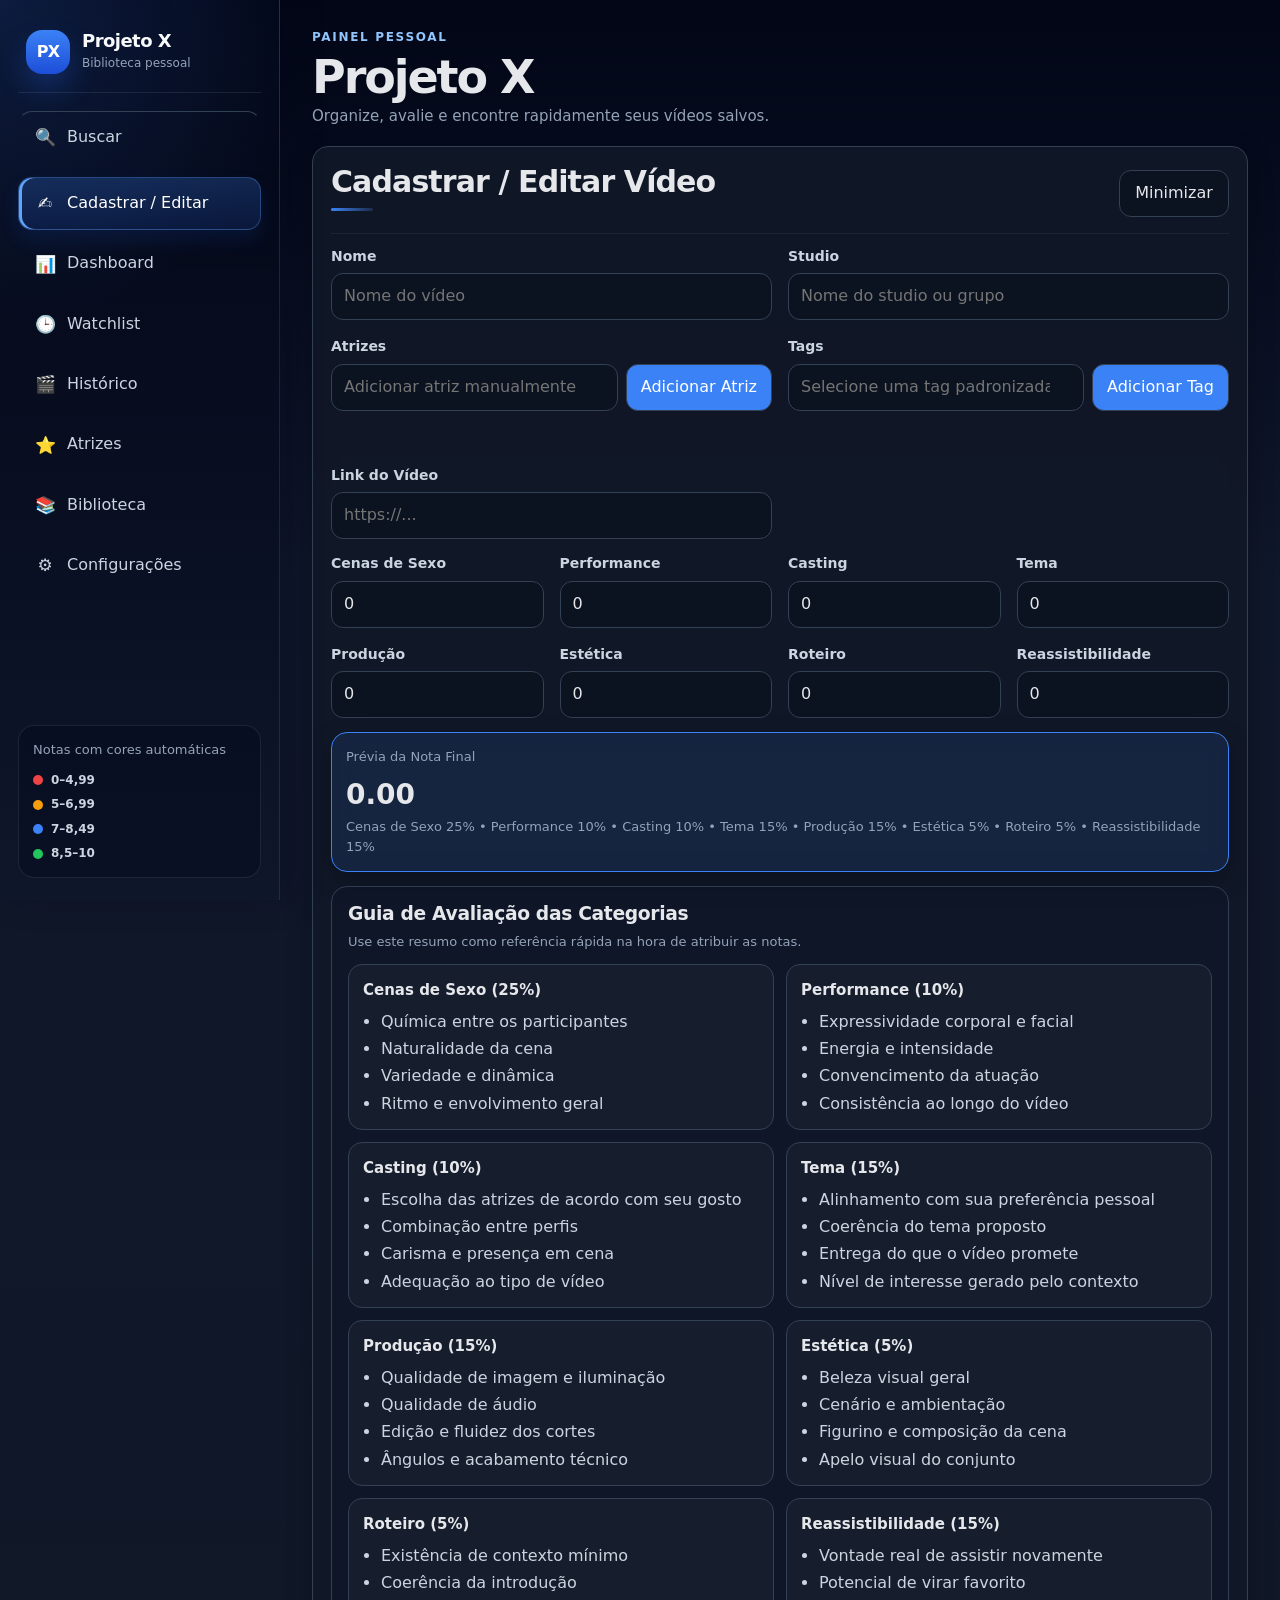
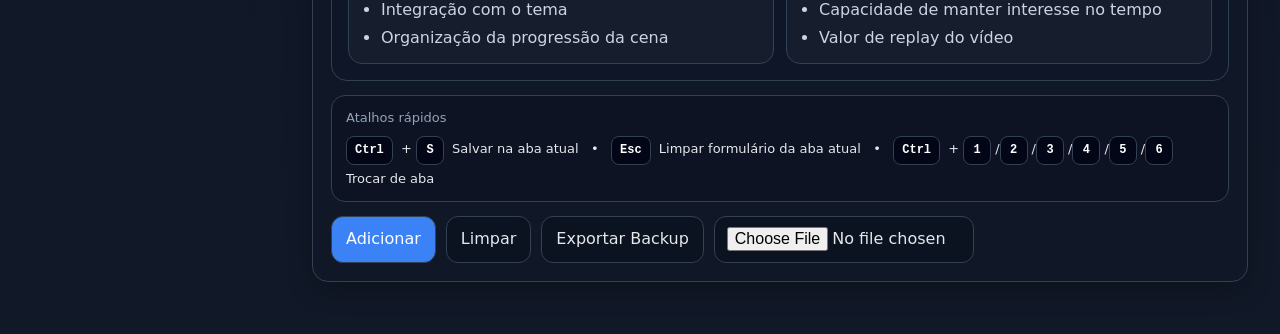
<file: project-x-pwa-main/index.html>
﻿<!DOCTYPE html>
<html lang="pt-BR">
<head>
  <meta charset="UTF-8" />
  <meta name="viewport" content="width=device-width, initial-scale=1.0" />
  <title>Projeto X - Organizador Pessoal</title>
  <meta name="description" content="Organizador pessoal de vídeos com avaliação, histórico, watchlist e dashboard." />
  <meta name="theme-color" content="#020617" />
  <link rel="stylesheet" href="style.css" />

  <!-- PWA -->
  <meta name="theme-color" content="#0f172a" />
  <meta name="apple-mobile-web-app-capable" content="yes" />
  <meta name="apple-mobile-web-app-status-bar-style" content="black-translucent" />
  <meta name="apple-mobile-web-app-title" content="Projeto X" />
  <link rel="manifest" href="manifest.webmanifest" />
  <link rel="apple-touch-icon" href="icons/icon-192.png" />

</head>
<body>
  <aside class="desktop-sidebar" aria-label="Navegação principal desktop">
    <div class="desktop-sidebar-brand">
      <div class="desktop-sidebar-logo">PX</div>
      <div>
        <div class="desktop-sidebar-title">Projeto X</div>
        <div class="desktop-sidebar-subtitle">Biblioteca pessoal</div>
      </div>
    </div>
    <nav class="desktop-sidebar-nav">
      <button class="desktop-nav-btn global-search-trigger" type="button" onclick="abrirBuscaGlobal()"><span class="icon">🔍</span><span>Buscar</span></button>
      <button class="tab-btn desktop-nav-btn active" type="button" data-section="cadastro" onclick="showMainSection('cadastro', this)"><span class="icon">✍️</span><span>Cadastrar / Editar</span></button>
      <button class="tab-btn desktop-nav-btn" type="button" data-section="dashboard" onclick="showMainSection('dashboard', this)"><span class="icon">📊</span><span>Dashboard</span></button>
      <button class="tab-btn desktop-nav-btn" type="button" data-section="watchlist" onclick="showMainSection('watchlist', this)"><span class="icon">🕒</span><span>Watchlist</span></button>
      <button class="tab-btn desktop-nav-btn" type="button" data-section="historico" onclick="showMainSection('historico', this)"><span class="icon">🎬</span><span>Histórico</span></button>
      <button class="tab-btn desktop-nav-btn" type="button" data-section="atrizes" onclick="showMainSection('atrizes', this)"><span class="icon">⭐</span><span>Atrizes</span></button>
      <button class="tab-btn desktop-nav-btn" type="button" data-section="tags" onclick="showMainSection('tags', this)"><span class="icon">📚</span><span>Biblioteca</span></button>
      <button class="tab-btn desktop-nav-btn" type="button" data-section="configuracoes" onclick="showMainSection('configuracoes', this)"><span class="icon">⚙️</span><span>Configurações</span></button>
    </nav>
    <div class="desktop-sidebar-footer">
      <div class="small muted">Notas com cores automáticas</div>
      <div class="sidebar-score-legend">
        <span class="legend-dot low"></span><span>0–4,99</span>
        <span class="legend-dot mid"></span><span>5–6,99</span>
        <span class="legend-dot good"></span><span>7–8,49</span>
        <span class="legend-dot top"></span><span>8,5–10</span>
      </div>
    </div>
  </aside>

  <main class="container grid">
    <div class="app-topbar">
      <div>
        <div class="app-kicker">Painel pessoal</div>
        <h1>Projeto X</h1>
        <div class="app-subtitle">Organize, avalie e encontre rapidamente seus vídeos salvos.</div>
      </div>

      <div id="pwaInstallCard" class="pwa-install-card" role="status" aria-live="polite">
        <div>
          <strong>Instalar Projeto X</strong>
          <div class="small">Use como aplicativo e mantenha os dados disponíveis offline neste dispositivo.</div>
        </div>
        <div class="pwa-install-actions">
          <button id="pwaInstallBtn" type="button">Instalar</button>
          <button id="pwaDismissBtn" class="btn-secondary" type="button">Agora não</button>
        </div>
      </div>
    </div>

    <div class="tabs">
      <button class="tab-btn active" type="button" onclick="showMainSection('cadastro', this)">Cadastrar / Editar Vídeo</button>
      <button class="tab-btn" type="button" onclick="showMainSection('dashboard', this)">Dashboard</button>
      <button class="tab-btn" type="button" onclick="showMainSection('watchlist', this)">Lista Para Ver No Futuro</button>
      <button class="tab-btn" type="button" onclick="showMainSection('historico', this)">Histórico de Vídeos</button>
      <button class="tab-btn" type="button" onclick="showMainSection('atrizes', this)">Atrizes</button>
      <button class="tab-btn" type="button" onclick="showMainSection('tags', this)">Biblioteca</button>
      <button class="tab-btn" type="button" onclick="showMainSection('configuracoes', this)">Configurações</button>
    </div>


    <div class="mobile-bottom-nav" aria-label="Navegação principal">
      <button class="tab-btn active" type="button" data-section="cadastro" onclick="showMainSection('cadastro', this)"><span class="icon">✍️</span><span>Cadastro</span></button>
      <button class="tab-btn" type="button" data-section="dashboard" onclick="showMainSection('dashboard', this)"><span class="icon">📊</span><span>Dashboard</span></button>
      <button class="tab-btn" type="button" data-section="watchlist" onclick="showMainSection('watchlist', this)"><span class="icon">🕒</span><span>Fila</span></button>
      <button class="tab-btn" type="button" data-section="historico" onclick="showMainSection('historico', this)"><span class="icon">🎬</span><span>Histórico</span></button>
      <button class="tab-btn" type="button" data-section="atrizes" onclick="showMainSection('atrizes', this)"><span class="icon">⭐</span><span>Atrizes</span></button>
      <button class="tab-btn" type="button" data-section="tags" onclick="showMainSection('tags', this)"><span class="icon">📚</span><span>Biblioteca</span></button>
      <button class="tab-btn" type="button" data-section="configuracoes" onclick="showMainSection('configuracoes', this)"><span class="icon">⚙️</span><span>Ajustes</span></button>
    </div>

    <div class="card section-card main-section active" id="section-cadastro">
      <div class="section-header">
        <h2>Cadastrar / Editar Vídeo</h2>
        <button class="btn-secondary toggle-btn" type="button" onclick="toggleSection('secCadastro')">Minimizar</button>
      </div>
      <div class="section-body" id="secCadastro">
      <div id="editModeBanner" class="edit-mode-banner" style="display:none">
        <span>✏️ Editando: <strong id="editModeVideoName"></strong></span>
        <button class="btn-secondary" type="button" onclick="clearForm()">Cancelar edição</button>
      </div>
      <div class="grid grid-2 equal-grid">
        <div>
          <label>Nome</label>
          <input id="nome" placeholder="Nome do vídeo" />
        </div>
        <div>
          <label>Studio</label>
          <input id="studio" list="sugestoesStudiosCadastro" placeholder="Nome do studio ou grupo" />
          <datalist id="sugestoesStudiosCadastro"></datalist>
        </div>
        <div>
          <label>Atrizes</label>
          <input id="atriz" placeholder="Ex.: Atriz 1, Atriz 2" />
        </div>
        <div>
          <label>Tags</label>
          <input id="tags" type="hidden" />
          <div class="tag-selector">
            <input id="tagInput" list="sugestoesTagsCadastro" placeholder="Selecione uma tag padronizada" />
            <datalist id="sugestoesTagsCadastro"></datalist>
            <button id="addTagBtn" type="button">Adicionar Tag</button>
          </div>
          <div id="selectedTags" class="selected-tags"></div>
          <div class="tag-help-text"></div>
        </div>
        <div>
          <label>Link do Vídeo</label>
          <input id="link" placeholder="https://..." />
        </div>
      </div>
      <div class="grid grid-4 top-gap">
        <div class="score-field">
          <label>Cenas de Sexo</label>
          <input id="sexo" data-score-field="sexo" type="number" min="0" max="10" step="1" value="0" />
          <div class="score-help" id="help-sexo"></div>
        </div>
        <div class="score-field">
          <label>Performance</label>
          <input id="performance" data-score-field="performance" type="number" min="0" max="10" step="1" value="0" />
          <div class="score-help" id="help-performance"></div>
        </div>
        <div class="score-field">
          <label>Casting</label>
          <input id="casting" data-score-field="casting" type="number" min="0" max="10" step="1" value="0" />
          <div class="score-help" id="help-casting"></div>
        </div>
        <div class="score-field">
          <label>Tema</label>
          <input id="tema" data-score-field="tema" type="number" min="0" max="10" step="1" value="0" />
          <div class="score-help" id="help-tema"></div>
        </div>
        <div class="score-field">
          <label>Produção</label>
          <input id="producao" data-score-field="producao" type="number" min="0" max="10" step="1" value="0" />
          <div class="score-help" id="help-producao"></div>
        </div>
        <div class="score-field">
          <label>Estética</label>
          <input id="estetica" data-score-field="estetica" type="number" min="0" max="10" step="1" value="0" />
          <div class="score-help" id="help-estetica"></div>
        </div>
        <div class="score-field">
          <label>Roteiro</label>
          <input id="roteiro" data-score-field="roteiro" type="number" min="0" max="10" step="1" value="0" />
          <div class="score-help" id="help-roteiro"></div>
        </div>
        <div class="score-field">
          <label>Reassistibilidade</label>
          <input id="reassist" data-score-field="reassist" type="number" min="0" max="10" step="1" value="0" />
          <div class="score-help" id="help-reassist"></div>
        </div>
      </div>

      <div class="card top-gap" style="padding:14px;background:rgba(59,130,246,.12);border-color:#3b82f6;">

        <div class="small muted">Prévia da Nota Final</div>
        <div id="notaPreview" style="font-size:28px;font-weight:800;margin-top:6px">0.00</div>
        <div class="small muted" id="notaPreviewDetalhe">Atualiza automaticamente enquanto você preenche as notas.</div>
      </div>


      <div class="guide-box">
        <h3 style="margin-bottom:6px">Guia de Avaliação das Categorias</h3>
        <div class="small muted">Use este resumo como referência rápida na hora de atribuir as notas.</div>

        <div class="guide-grid">
          <div class="guide-item">
            <h4>Cenas de Sexo (25%)</h4>
            <ul>
              <li>Química entre os participantes</li>
              <li>Naturalidade da cena</li>
              <li>Variedade e dinâmica</li>
              <li>Ritmo e envolvimento geral</li>
            </ul>
          </div>
          <div class="guide-item">
            <h4>Performance (10%)</h4>
            <ul>
              <li>Expressividade corporal e facial</li>
              <li>Energia e intensidade</li>
              <li>Convencimento da atuação</li>
              <li>Consistência ao longo do vídeo</li>
            </ul>
          </div>
          <div class="guide-item">
            <h4>Casting (10%)</h4>
            <ul>
              <li>Escolha das atrizes de acordo com seu gosto</li>
              <li>Combinação entre perfis</li>
              <li>Carisma e presença em cena</li>
              <li>Adequação ao tipo de vídeo</li>
            </ul>
          </div>
          <div class="guide-item">
            <h4>Tema (15%)</h4>
            <ul>
              <li>Alinhamento com sua preferência pessoal</li>
              <li>Coerência do tema proposto</li>
              <li>Entrega do que o vídeo promete</li>
              <li>Nível de interesse gerado pelo contexto</li>
            </ul>
          </div>
          <div class="guide-item">
            <h4>Produção (15%)</h4>
            <ul>
              <li>Qualidade de imagem e iluminação</li>
              <li>Qualidade de áudio</li>
              <li>Edição e fluidez dos cortes</li>
              <li>Ângulos e acabamento técnico</li>
            </ul>
          </div>
          <div class="guide-item">
            <h4>Estética (5%)</h4>
            <ul>
              <li>Beleza visual geral</li>
              <li>Cenário e ambientação</li>
              <li>Figurino e composição da cena</li>
              <li>Apelo visual do conjunto</li>
            </ul>
          </div>
          <div class="guide-item">
            <h4>Roteiro (5%)</h4>
            <ul>
              <li>Existência de contexto mínimo</li>
              <li>Coerência da introdução</li>
              <li>Integração com o tema</li>
              <li>Organização da progressão da cena</li>
            </ul>
          </div>
          <div class="guide-item">
            <h4>Reassistibilidade (15%)</h4>
            <ul>
              <li>Vontade real de assistir novamente</li>
              <li>Potencial de virar favorito</li>
              <li>Capacidade de manter interesse no tempo</li>
              <li>Valor de replay do vídeo</li>
            </ul>
          </div>
        </div>
      </div>


      <div class="shortcut-box">
        <div class="small muted" style="margin-bottom:8px;">Atalhos rápidos</div>
        <div class="small">
          <kbd>Ctrl</kbd> + <kbd>S</kbd> Salvar na aba atual &nbsp; • &nbsp;
          <kbd>Esc</kbd> Limpar formulário da aba atual &nbsp; • &nbsp;
          <kbd>Ctrl</kbd> + <kbd>1</kbd>/<kbd>2</kbd>/<kbd>3</kbd>/<kbd>4</kbd>/<kbd>5</kbd>/<kbd>6</kbd> Trocar de aba
        </div>
      </div>

      <div class="row top-gap">
        <button id="saveBtn">Adicionar</button>
        <button class="btn-secondary" id="clearBtn" type="button">Limpar</button>
        <button class="btn-secondary" id="exportBtn" type="button">Exportar Backup</button>
        <input id="importFile" type="file" accept=".json" style="max-width:260px" />
      </div>
      </div>
    </div>

    <div class="card section-card main-section" id="section-dashboard">
      <div class="section-header">
        <h2>Dashboard</h2>
        <button class="btn-secondary toggle-btn" type="button" onclick="toggleSection('secDashboard')">Minimizar</button>
      </div>
      <div class="section-body" id="secDashboard">
      <div class="dashboard-shell">
        <div class="card dashboard-filter-card">
          <h3 style="margin-top:0">Filtros do Dashboard</h3>
          <div class="dashboard-filter-grid">
            <div>
              <label>Filtrar por Studio ou Grupo</label>
              <input id="filtroStudio" list="sugestoesStudiosDashboard" placeholder="Digite parte do nome do studio ou grupo" />
              <datalist id="sugestoesStudiosDashboard"></datalist>
            </div>
            <div>
              <label>Filtrar por Atriz</label>
              <input id="filtroAtriz" list="sugestoesAtrizesDashboard" placeholder="Pesquisar atriz" />
              <datalist id="sugestoesAtrizesDashboard"></datalist>
            </div>
            <div>
              <label>&nbsp;</label>
              <button class="btn-secondary" id="limparFiltros">Limpar Filtros</button>
            </div>
          </div>

        </div>

        <div class="stats equal-grid dashboard-stats">
          <div class="card"><div class="muted">Vídeos no Dashboard</div><div class="stat-number" id="statVideos">0</div></div>
          <div class="card"><div class="muted">Nota Média</div><div class="stat-number" id="statMedia">0.00</div></div>
          <div class="card"><div class="muted">Favoritos</div><div class="stat-number" id="statFavoritos">0</div></div>
          <div class="card"><div class="muted">Total Cadastrado</div><div class="stat-number" id="statTotal">0</div></div>
          <div class="card"><div class="muted">Último vídeo</div><div class="stat-number" id="statDias">—</div></div>
        </div>

        <div class="card dashboard-panel">
          <div class="section-header" style="margin-bottom:0">
            <div>
              <h2 style="margin-bottom:6px">Histograma de Notas</h2>
              <div class="small muted">Distribuição dos vídeos filtrados por faixa de nota.</div>
            </div>
          </div>
          <div id="histogramaNotas"></div>
        </div>

        <div class="card dashboard-panel">
          <h2>Vídeos por Mês</h2>
          <div class="small muted" style="margin-bottom:12px">Histórico de avaliações nos últimos 12 meses.</div>
          <div id="graficoTemporal"></div>
        </div>

        <div class="grid grid-2">
          <div class="card dashboard-panel">
            <h2>Top Studios</h2>
            <div id="topStudios"></div>
          </div>
          <div class="card dashboard-panel">
            <h2>Top Atrizes</h2>
            <div class="small muted" style="margin-bottom:10px;">Score calculado por Performance, Tema, Reassistibilidade, Casting e Cenas de Sexo.</div>
            <div id="topAtrizes"></div>
          </div>
        </div>
      </div>
      </div>
    </div>

    <div class="card section-card main-section" id="section-watchlist">
      <div class="section-header">
        <h2>Lista Para Ver No Futuro</h2>
        <button class="btn-secondary toggle-btn" type="button" onclick="toggleSection('secWatchlist')">Minimizar</button>
      </div>
      <div class="section-body" id="secWatchlist">
        <div class="watchlist-shell">
          <div class="watchlist-hero">
            <h3>Planeje o próximo vídeo da sua fila</h3>
            <div class="muted">Cadastre rapidamente novos itens, organize a prioridade e use os filtros para decidir o que assistir depois. A recomendação da fila agora considera a prioridade e também dá peso extra para vídeos com atrizes marcadas como favoritas.</div>
          </div>

          <div class="watchlist-stat-grid">
            <div class="watchlist-stat-card">
              <div class="watchlist-stat-label">Total na Watchlist</div>
              <div class="watchlist-stat-value" id="watchStatTotal">0</div>
            </div>
            <div class="watchlist-stat-card">
              <div class="watchlist-stat-label">Itens Visíveis</div>
              <div class="watchlist-stat-value" id="watchStatFiltered">0</div>
            </div>
            <div class="watchlist-stat-card">
              <div class="watchlist-stat-label">Prioridade Alta / Muito Alta</div>
              <div class="watchlist-stat-value" id="watchStatPriority">0</div>
            </div>
            <div class="watchlist-stat-card">
              <div class="watchlist-stat-label">Com Atriz Favorita</div>
              <div class="watchlist-stat-value" id="watchStatLinks">0</div>
            </div>
          </div>

          <div class="grid grid-2">
            <div class="card watchlist-form-card">
              <div class="watchlist-panel-header">
                <div>
                  <h3>Cadastro Rápido</h3>
                  <div class="watchlist-panel-subtitle">Adicione novos vídeos à fila ou edite um item já salvo.</div>
                </div>
                <div id="watchFormStatus" class="watchlist-status-card">Modo atual: Novo item</div>
              </div>

              <div id="watchEditModeBanner" class="edit-mode-banner" style="display:none">
                <span>✏️ Editando: <strong id="watchEditModeVideoName"></strong></span>
                <button class="btn-secondary" type="button" onclick="clearWatchForm()">Cancelar edição</button>
              </div>
              <div class="watchlist-form-grid">
                <div>
                  <label>Nome do Vídeo</label>
                  <input id="watchNome" placeholder="Nome do vídeo" />
                </div>
                <div>
                  <label>Studio</label>
                  <input id="watchStudio" list="sugestoesStudiosCadastroWatchlist" placeholder="Digite parte do nome" />
                  <datalist id="sugestoesStudiosCadastroWatchlist"></datalist>
                </div>
                <div>
                  <label>Atrizes</label>
                  <input id="watchAtrizes" placeholder="Ex.: Atriz 1, Atriz 2" />
                </div>
                <div class="full-width">
                  <label>Tags</label>
                  <input id="watchTags" type="hidden" />
                  <div class="tag-selector">
                    <input id="watchTagInput" list="sugestoesTagsWatchlist" placeholder="Selecione uma tag padronizada" />
                    <datalist id="sugestoesTagsWatchlist"></datalist>
                    <button id="watchAddTagBtn" type="button">Adicionar Tag</button>
                  </div>
                  <div id="watchSelectedTags" class="selected-tags"></div>
                </div>
                <div>
                  <label>Prioridade</label>
                  <select id="watchPrioridade" style="width:100%;padding:10px 12px;border-radius:12px;background:#0b1220;color:white;border:1px solid #334155">
                    <option value="Muito Alta">Muito Alta</option>
                    <option value="Alta">Alta</option>
                    <option value="Média" selected>Média</option>
                    <option value="Baixa">Baixa</option>
                    <option value="Muito Baixa">Muito Baixa</option>
                  </select>
                </div>
                <div class="full-width">
                  <label>Link do Vídeo</label>
                  <input id="watchLink" placeholder="https://..." />
                </div>
              </div>

              <div class="watchlist-form-actions">
                <button id="addWatchBtn" type="button">Adicionar à Lista</button>
                <button id="clearWatchBtn" class="btn-secondary" type="button">Limpar</button>
              </div>
            </div>

            <div class="card watchlist-filter-card">
              <div class="watchlist-panel-header">
                <div>
                  <h3>Filtros da Fila</h3>
                  <div class="watchlist-panel-subtitle">Refine a visualização por texto, prioridade ou studio/grupo antes de sortear ou editar.</div>
                </div>
                <div id="watchFilterStatus" class="watchlist-status-card">Nenhum filtro ativo</div>
              </div>

              <div class="watchlist-filter-grid">
                <div class="full-width">
                  <label>Buscar na Lista</label>
                  <input id="watchFiltroBusca" placeholder="Nome, studio, grupo ou atriz" />
                </div>
                <div>
                  <label>Filtrar por Prioridade</label>
                  <select id="watchFiltroPrioridade" style="width:100%;padding:10px 12px;border-radius:12px;background:#0b1220;color:white;border:1px solid #334155">
                    <option value="">Todas</option>
                    <option value="Muito Alta">Muito Alta</option>
                    <option value="Alta">Alta</option>
                    <option value="Média">Média</option>
                    <option value="Baixa">Baixa</option>
                    <option value="Muito Baixa">Muito Baixa</option>
                  </select>
                </div>
                <div>
                  <label>Filtrar por Studio ou Grupo</label>
                  <input id="watchFiltroStudio" list="sugestoesStudiosFiltroWatchlist" placeholder="Digite parte do nome" />
                  <datalist id="sugestoesStudiosFiltroWatchlist"></datalist>
                </div>
                <div>
                  <label>Ordenar por</label>
                  <select id="watchOrdenacao" style="width:100%;padding:10px 12px;border-radius:12px;background:#0b1220;color:white;border:1px solid #334155">
                    <option value="original">Ordem original</option>
                    <option value="nome_az">Nome (A → Z)</option>
                    <option value="prioridade_desc">Prioridade (maior → menor)</option>
                    <option value="studio_az">Studio (A → Z)</option>
                  </select>
                </div>
              </div>

              <div class="watchlist-filter-actions">
                <button id="sortearWatchBtn" type="button">Sortear Vídeo</button>
                <button id="clearWatchFiltrosBtn" class="btn-secondary" type="button">Limpar Filtros</button>
              </div>
            </div>
          </div>

          <div id="watchSorteado"></div>
          <div id="watchlist"></div>
        </div>
      </div>
    </div>

    <div class="card section-card main-section" id="section-historico">
      <div class="section-header">
        <h2>Histórico de Vídeos</h2>
        <button class="btn-secondary toggle-btn" type="button" onclick="toggleSection('secHistorico')">Minimizar</button>
      </div>
      <div class="section-body" id="secHistorico">
        <div class="historico-shell">
          <div class="historico-hero">
            <h3>Arquivo de Avaliações</h3>
            <div class="muted">Explore seu histórico com filtros avançados, destaque seus favoritos e encontre rapidamente os melhores vídeos salvos pela sua nota final, tema ou elenco.</div>
          </div>

          <div class="historico-stat-grid">
            <div class="historico-stat-card">
              <div class="historico-stat-label">Total no Histórico</div>
              <div class="historico-stat-value" id="historicoStatTotal">0</div>
            </div>
            <div class="historico-stat-card">
              <div class="historico-stat-label">Resultados Visíveis</div>
              <div class="historico-stat-value" id="historicoStatFiltered">0</div>
            </div>
            <div class="historico-stat-card">
              <div class="historico-stat-label">Favoritos Visíveis</div>
              <div class="historico-stat-value" id="historicoStatFavorites">0</div>
            </div>
            <div class="historico-stat-card">
              <div class="historico-stat-label">Nota Média Atual</div>
              <div class="historico-stat-value" id="historicoStatAverage">0.00</div>
            </div>
          </div>

          <div class="card historico-filter-card">
            <div class="historico-panel-header">
              <div>
                <h3>Filtros do Histórico</h3>
                <div class="historico-panel-subtitle">Busque por texto, tag e ordem de classificação para localizar rapidamente o conteúdo que mais importa.</div>
              </div>
              <div id="historicoFilterStatus" class="historico-status-card">Nenhum filtro ativo</div>
            </div>
            <div class="historico-filter-grid">
              <div>
                <label>Pesquisar no Histórico</label>
                <input id="buscaHistorico" list="sugestoesHistorico" placeholder="Buscar por nome do vídeo, studio, grupo, atriz ou tag" />
                <datalist id="sugestoesHistorico"></datalist>
              </div>
              <div>
                <label>Filtrar Diretamente por Tag</label>
                <input id="filtroTagHistorico" list="sugestoesTagsHistorico" placeholder="Escolha ou digite uma tag" />
                <datalist id="sugestoesTagsHistorico"></datalist>
              </div>
              <div>
                <label>Ordenar por</label>
                <select id="ordenacao" style="width:100%;padding:10px 12px;border-radius:12px;background:#0b1220;color:white;border:1px solid #334155">
                  <option value="nota_desc">Nota (maior → menor)</option>
                  <option value="nota_asc">Nota (menor → maior)</option>
                  <option value="az">A → Z</option>
                  <option value="za">Z → A</option>
                  <option value="data_desc">Data (mais recente)</option>
                  <option value="data_asc">Data (mais antiga)</option>
                </select>
              </div>
            </div>
          </div>

          <div class="card historico-panel">
            <div class="historico-panel-header">
              <div>
                <h3>Busca Avançada</h3>
                <div class="historico-panel-subtitle">Refine por faixa de nota, studio/grupo, atriz favorita e modo de visualização.</div>
              </div>
            </div>
            <div class="historico-advanced-grid">
              <div>
                <label>Nota Mínima</label>
                <input id="notaMinHistorico" type="number" min="0" max="10" step="0.01" placeholder="Ex.: 7.5" />
              </div>
              <div>
                <label>Nota Máxima</label>
                <input id="notaMaxHistorico" type="number" min="0" max="10" step="0.01" placeholder="Ex.: 10" />
              </div>
              <div>
                <label>Filtrar por Studio ou Grupo</label>
                <input id="filtroStudioHistorico" list="sugestoesStudiosDashboard" placeholder="Studio ou grupo" />
              </div>
              <div>
                <label>Filtrar por Atriz</label>
                <input id="filtroAtrizHistorico" list="sugestoesAtrizesDashboard" placeholder="Atriz" />
              </div>
            </div>
          </div>

          <div class="card historico-toolbar-card">
            <div class="historico-toolbar">
              <div class="historico-toolbar-left">
                <button class="btn-secondary" id="limparBuscaHistorico" type="button">Limpar Busca do Histórico</button>
                <label class="small" style="display:flex;align-items:center;gap:8px;margin:0;cursor:pointer">
                  <input id="somenteFavoritosHistorico" type="checkbox" style="width:auto" />
                  Mostrar Apenas Favoritos
                </label>
              </div>
              <div class="historico-toolbar-right">
                <label class="small" style="display:flex;align-items:center;gap:8px;margin:0;">
                  Visualização
                  <select id="modoVisualizacaoHistorico" style="padding:8px;border-radius:10px;background:#0b1220;color:white;border:1px solid #334155">
                    <option value="completa">Completa</option>
                    <option value="simplificada">Simplificada</option>
                  </select>
                </label>
              </div>
            </div>
          </div>

          <div class="card historico-sort-card">
            <div class="historico-panel-header" style="margin-bottom:0;">
              <div>
                <h3>Sorteio Inteligente</h3>
                <div class="historico-panel-subtitle">Use Reassistibilidade e Nota Final como pesos para encontrar algo excelente para rever.</div>
              </div>
              <button id="sortearHistoricoBtn" class="btn-secondary" type="button">Sortear do Histórico</button>
            </div>
          </div>

          <div id="historicoSorteado"></div>
          <div id="historico" class="historico-results-grid"></div>
        </div>
      </div>
    </div>
  </div>
      </div>
    </div>
  </div>


    <div class="card section-card main-section" id="section-tags">
      <div class="section-header">
        <h2>Biblioteca</h2>
        <button class="btn-secondary toggle-btn" type="button" onclick="toggleSection('secTags')">Minimizar</button>
      </div>
      <div class="section-body" id="secTags">
        <div class="library-page">
          <div class="library-hero">
            <h3>Centro de Organização</h3>
            <div class="muted">Organize sua biblioteca em um só lugar: mantenha tags padronizadas, visualize rapidamente os studios cadastrados e monte grupos reutilizáveis para filtros e sorteios.</div>
          </div>

          <div class="library-sections">
            <div class="tag-library-box library-panel" style="margin-top:0;">
              <div class="library-panel-header">
                <div>
                  <h3>Tags Padronizadas</h3>
                  <div class="library-panel-subtitle">Adicione, remova ou restaure a lista padrão de tags.</div>
                </div>
              </div>
              <div class="tag-library-grid">
                <div>
                  <label>Nova Tag</label>
                  <input id="newLibraryTag" placeholder="Ex.: Exhibitionism" />
                </div>
                <button id="addLibraryTagBtn" type="button">Adicionar à Biblioteca</button>
                <button id="resetLibraryTagsBtn" class="btn-secondary" type="button">Restaurar Padrão</button>
              </div>
              <div class="tag-help-text">As alterações ficam salvas no navegador.</div>
              <div id="tagLibraryList" class="tag-library-list"></div>
            </div>

            <div class="library-box library-panel">
              <div class="library-panel-header">
                <div>
                  <h3>Studios Cadastrados</h3>
                  <div class="library-panel-subtitle">Lista consolidada de studios vindos do histórico e da watchlist.</div>
                </div>
              </div>
              <div class="library-list" id="studioLibraryList"></div>
            </div>

            <div class="library-box library-panel">
              <div class="library-panel-header">
                <div>
                  <h3>Grupos de Studios</h3>
                  <div class="library-panel-subtitle">Crie grupos para organizar coleções, temas ou preferências.</div>
                </div>
              </div>
              <div class="library-grid">
                <div>
                  <label>Novo Grupo</label>
                  <input id="newStudioGroupName" placeholder="Ex.: Favoritos VR" />
                </div>
                <button id="addStudioGroupBtn" type="button">Criar Grupo</button>
                <button id="resetStudioGroupsBtn" class="btn-secondary" type="button">Limpar Grupos</button>
              </div>
              <div class="tag-help-text">Os grupos criados aqui podem ser usados depois nos filtros e no sorteio.</div>
              <div id="studioGroupsList" class="studio-groups-wrap"></div>
            </div>
          </div>
        </div>
      </div>
    </div>

  
    <div class="card section-card main-section" id="section-atrizes">
      <div class="section-header">
        <h2>Atrizes</h2>
        <button class="btn-secondary toggle-btn" type="button" onclick="toggleSection('secAtrizes')">Minimizar</button>
      </div>
      <div class="section-body" id="secAtrizes">

        <div class="library-box">
          <div class="library-panel-header">
            <div>
              <h3>Cadastro de Atrizes</h3>
              <div class="library-panel-subtitle">Adicione uma foto de perfil para cada atriz.</div>
            </div>
          </div>

          <div class="library-grid">
            <div>
              <label>Nome da Atriz</label>
              <input id="atrizNomeInput" list="sugestoesAtrizesCadastroSistema" placeholder="Ex.: Angela White" />
              <datalist id="sugestoesAtrizesCadastroSistema"></datalist>
            </div>
            <div>
              <label>Foto</label>
              <input id="atrizFotoInput" type="file" accept="image/*" />
            </div>
            <div style="display:flex;align-items:flex-end;">
              <label class="favorite-check"><input id="atrizFavoritaInput" type="checkbox" /> Marcar como favorita</label>
            </div>
            <button id="addAtrizBtn" type="button">Salvar</button>
          </div>

        </div>

        <div class="library-box">
          <div class="library-panel-header">
            <div>
              <h3>Lista de Atrizes</h3>
              <div class="library-panel-subtitle">Visualize atrizes cadastradas e a nota média calculada a partir dos vídeos salvos.</div>
            </div>
          </div>
          <div class="grid grid-3" style="margin-bottom:12px;">
            <div>
              <label>Buscar Atriz</label>
              <input id="atrizBuscaInput" list="sugestoesAtrizesCadastroSistema" placeholder="Digite nome da atriz" />
            </div>
            <div>
              <label>Ordenar por</label>
              <select id="atrizOrdenacao" style="width:100%;padding:10px 12px;border-radius:12px;background:#0b1220;color:white;border:1px solid #334155">
                <option value="alfabeta_asc">Nome (A → Z)</option>
                <option value="alfabeta_desc">Nome (Z → A)</option>
                <option value="nota_desc">Nota média (maior → menor)</option>
                <option value="nota_asc">Nota média (menor → maior)</option>
                <option value="favoritas_primeiro">Favoritas primeiro</option>
              </select>
            </div>
            <div class="row" style="align-items:flex-end;justify-content:space-between;gap:12px;flex-wrap:wrap;">
              <label class="favorite-check"><input id="somenteFavoritasAtrizes" type="checkbox" /> Mostrar apenas favoritas</label>
              <button id="limparFiltroAtrizesBtn" class="btn-secondary" type="button">Limpar Filtros</button>
            </div>
          </div>
          <div id="atrizList" class="library-list"></div>
        </div>

      </div>
    </div>




    <div class="card section-card main-section" id="section-detalhe-video">
      <div class="section-header">
        <h2>Página do Vídeo</h2>
        <button class="btn-secondary" type="button" onclick="voltarDaPaginaVideo()">Voltar</button>
      </div>
      <div class="section-body" id="videoDetailContent">
        <div class="empty">Selecione um vídeo no Histórico ou na Watchlist para ver os detalhes.</div>
      </div>
    </div>

    <div class="card section-card main-section" id="section-detalhe-atriz">
      <div class="section-header">
        <h2>Página da Atriz</h2>
        <button class="btn-secondary" type="button" onclick="voltarDaPaginaAtriz()">Voltar</button>
      </div>
      <div class="section-body" id="atrizDetailContent">
        <div class="empty">Selecione uma atriz na lista de Atrizes para ver os detalhes.</div>
      </div>
    </div>

    <div class="card section-card main-section" id="section-configuracoes">
      <div class="section-header">
        <h2>Configurações Visuais</h2>
        <button class="btn-secondary toggle-btn" type="button" onclick="toggleSection('secConfiguracoes')">Minimizar</button>
      </div>
      <div class="section-body" id="secConfiguracoes">
        <div class="settings-shell">
          <div class="settings-hero">
            <h3>Personalização da interface</h3>
            <div class="muted">Ajuste densidade, fonte, animações e cor de destaque. As preferências ficam salvas neste navegador.</div>
          </div>
          <div class="card" style="border-color:rgba(245,158,11,.35);background:rgba(245,158,11,.07);">
            <strong style="color:#fcd34d;">⚠ Seus dados ficam apenas neste navegador</strong>
            <div class="small muted" style="margin-top:6px;line-height:1.6;">
              Vídeos, watchlist, atrizes e imagens são armazenados no localStorage e IndexedDB deste dispositivo.
              Se você limpar os dados do site, usar outro navegador ou reinstalar o sistema, <strong>tudo será perdido permanentemente</strong>.
              Exporte um backup regularmente pela seção abaixo.
            </div>
          </div>
          <div class="card settings-panel">
            <div class="settings-grid">
              <div class="setting-row">
                <div>
                  <strong>Densidade da interface</strong>
                  <div class="small muted">Compacta mostra mais itens; confortável preserva mais respiro visual.</div>
                </div>
                <select id="visualDensity">
                  <option value="comfortable">Confortável</option>
                  <option value="compact">Compacta</option>
                </select>
              </div>
              <div class="setting-row">
                <div>
                  <strong>Modo das listas</strong>
                  <div class="small muted">Compacto mostra apenas resumo; detalhado mostra mais informações direto nos cards.</div>
                </div>
                <select id="visualListMode">
                  <option value="compact">Compacto</option>
                  <option value="detailed">Detalhado</option>
                </select>
              </div>
              <div class="setting-row">
                <div>
                  <strong>Tamanho da fonte</strong>
                  <div class="small muted">Aumente a leitura geral da interface.</div>
                </div>
                <select id="visualFontSize">
                  <option value="normal">Normal</option>
                  <option value="large">Grande</option>
                </select>
              </div>
              <div class="setting-row">
                <div>
                  <strong>Cor de destaque</strong>
                  <div class="small muted">Afeta botões, foco de campos e elementos principais.</div>
                </div>
                <input id="visualAccentColor" type="color" value="#3b82f6" />
              </div>
              <div class="setting-row">
                <div>
                  <strong>Reduzir animações</strong>
                  <div class="small muted">Útil para uma experiência mais direta e leve.</div>
                </div>
                <input id="visualReducedMotion" type="checkbox" />
              </div>
            </div>
            <div class="settings-actions">
              <button id="saveVisualSettingsBtn" type="button">Salvar Configurações</button>
              <button id="resetVisualSettingsBtn" class="btn-secondary" type="button">Restaurar Padrão</button>
            </div>
          </div>
        </div>
      </div>
    </div>

    <div class="modal-overlay" id="atrizModal">
      <div class="modal-card">
        <div class="modal-header">
          <h3>Editar Atriz</h3>
          <button class="btn-secondary" type="button" id="closeAtrizModalBtn">Fechar</button>
        </div>
        <div class="modal-preview" id="atrizModalPreview"></div>
        <div>
          <label>Nome da Atriz</label>
          <input id="atrizModalNome" readonly />
        </div>
        <div class="grid grid-2 top-gap">
          <div>
            <label>Data de Nascimento</label>
            <input id="atrizModalDataNascimento" type="date" />
          </div>
          <div>
            <label>Local de Nascimento</label>
            <input id="atrizModalLocalNascimento" placeholder="Ex.: Los Angeles, California, USA" />
          </div>
        </div>
        <div class="top-gap">
          <label>Nova Foto</label>
          <input id="atrizModalFotoInput" type="file" accept="image/*" />
        </div>
        <div class="top-gap">
          <label class="favorite-check"><input id="atrizModalFavorita" type="checkbox" /> Marcar atriz como favorita</label>
        </div>
        <div class="cropper-box">
          <div class="small muted">Posicionamento do recorte</div>
          <div class="cropper-zoom-row">
            <label for="atrizCropZoom" class="cropper-zoom-label">Zoom</label>
            <input id="atrizCropZoom" class="cropper-zoom-input" type="range" min="1" max="3" step="0.01" value="1" />
            <div id="atrizCropZoomValue" class="cropper-zoom-value">100%</div>
          </div>
          <div id="atrizCropStage" class="cropper-stage">
            <img id="atrizCropImage" class="cropper-image" alt="Prévia do recorte" />
            <div class="cropper-mask"></div>
          </div>
          <div class="cropper-help">Arraste a imagem para posicionar o recorte e use o zoom antes de salvar.</div>
        </div>
        <div class="modal-actions">
          <button class="btn-secondary" type="button" id="removeAtrizFotoBtn">Remover Foto</button>
          <button type="button" id="saveAtrizModalBtn">Salvar Alterações</button>
        </div>
      </div>
    </main>

  <button class="mobile-fab-top" id="mobileFabTop" type="button" aria-label="Voltar ao topo">↑</button>

  <div id="globalSearchOverlay" class="global-search-overlay" style="display:none" onclick="fecharBuscaGlobal(event)">
    <div class="global-search-modal">
      <input id="globalSearchInput" type="search" placeholder="Buscar vídeos, watchlist, atrizes..." autocomplete="off" />
      <div id="globalSearchResults" class="global-search-results"></div>
    </div>
  </div>

  <script src="app.js"></script>
</body>
</html>
</file>
<file: project-x-pwa-main/style.css>
﻿:root{
      --bg:#0f172a;
      --card:#111827;
      --card-2:#1f2937;
      --text:#e5e7eb;
      --muted:#94a3b8;
      --accent:#3b82f6;
      --accent-2:#2563eb;
      --border:#334155;
      --ok:#22c55e;
      --warn:#f59e0b;
    }
    *{box-sizing:border-box}
    body{
      margin:0;
      font-family:Arial, Helvetica, sans-serif;
      background:linear-gradient(180deg,#020617,#0f172a 30%,#111827);
      color:var(--text);
    }
    .container{
      width:100%;
      max-width:1200px;
      display:flex;
      flex-direction:column;
      gap:16px;
      margin:0 auto;
      padding:24px;
    }
    .section-card{
      width:100%;
      max-width:100%;
    }
    .section-body{
      width:100%;
    }
    .equal-grid{
      align-items:stretch;
    }
    .equal-grid > .card{
      height:100%;
    }
    h1,h2,h3{margin:0 0 12px}
    .grid{display:grid; gap:16px; width:100%;}
    .grid-2{grid-template-columns:repeat(2,minmax(0,1fr))}
    .grid-3{grid-template-columns:repeat(3,minmax(0,1fr))}
    .grid-4{grid-template-columns:repeat(4,minmax(0,1fr))}
    .card{
      background:rgba(17,24,39,.9);
      border:1px solid var(--border);
      border-radius:16px;
      padding:18px;
      box-shadow:0 8px 24px rgba(0,0,0,.25);
    }
    .muted{color:var(--muted)}
    label{
      display:block;
      font-size:14px;
      color:#cbd5e1;
      margin-bottom:6px;
      font-weight:700;
    }
    input{
      width:100%;
      padding:10px 12px;
      border-radius:12px;
      border:1px solid var(--border);
      background:#0b1220;
      color:var(--text);
      outline:none;
    }
    input:focus{border-color:var(--accent)}
    button{
      padding:10px 14px;
      border-radius:12px;
      border:1px solid var(--border);
      background:var(--accent);
      color:white;
      cursor:pointer;
      font-weight:700;
    }
    button:hover{background:var(--accent-2)}
    .btn-secondary{
      background:#0b1220;
      color:var(--text);
    }
    .btn-secondary:hover{background:#162033}
    .row{display:flex; gap:10px; flex-wrap:wrap; align-items:center}
    .stats{
      display:grid;
      grid-template-columns:repeat(4,minmax(0,1fr));
      gap:16px;
    }
    .stat-number{
      font-size:28px;
      font-weight:800;
    }
    .video-item{
      border:1px solid var(--border);
      border-radius:14px;
      padding:14px;
      background:rgba(31,41,55,.5);
    }
    .video-item.simple{
      padding:10px 14px;
    }
    .video-item.simple .link-block,
    .video-item.simple .atriz-block,
    .video-item.simple .history-details{
      display:none;
    }
    .video-item.simple .video-header{
      align-items:center;
    }
    .video-header{
      display:flex;
      justify-content:space-between;
      align-items:flex-start;
      gap:12px;
      flex-wrap:wrap;
    }
    .tag{
      display:inline-block;
      padding:4px 8px;
      border-radius:999px;
      border:1px solid var(--border);
      color:#cbd5e1;
      font-size:12px;
      margin-right:6px;
      margin-top:6px;
    }
    .history-grid{
      display:grid;
      grid-template-columns:repeat(4,minmax(0,1fr));
      gap:8px;
      margin-top:10px;
      font-size:14px;
    }
    .bar-row{
      display:grid;
      grid-template-columns:220px 1fr 80px;
      gap:10px;
      align-items:center;
      margin-bottom:10px;
    }
    .bar-wrap{
      background:#0b1220;
      border:1px solid var(--border);
      border-radius:999px;
      height:16px;
      overflow:hidden;
    }
    .bar{
      height:100%;
      background:linear-gradient(90deg,#3b82f6,#60a5fa);
    }
    .small{font-size:13px}
    .top-gap{margin-top:14px}
    .link-text{
      color:#93c5fd;
      word-break:break-all;
      font-size:13px;
    }
    .score-field{position:relative}
    .score-help{
      display:none;
      margin-top:8px;
      padding:10px 12px;
      border-radius:12px;
      border:1px solid var(--border);
      background:#0b1220;
      color:#cbd5e1;
      font-size:13px;
      line-height:1.5;
    }
    .score-help strong{color:#fff}
    .score-field.active .score-help{display:block}
    .empty{
      padding:16px;
      border:1px dashed var(--border);
      border-radius:12px;
      color:var(--muted);
    }
    .section-header{
      display:flex;
      justify-content:space-between;
      align-items:center;
      gap:12px;
      margin-bottom:12px;
      flex-wrap:wrap;
    }
    .section-body.hidden{
      display:none;
    }
    .section-card{
      width:100%;
      max-width:100%;
      min-height:140px;
    }
    #secCadastro,
    #secDashboard,
    #secWatchlist,
    #secHistorico,
    #secTags{
      min-height:120px;
    }
    .stats .card{
      min-height:110px;
    }
    #topStudios,
    #topAtrizes,
    #watchlist,
    #historico{
      min-height:80px;
    }
    .toggle-btn{
      min-width:110px;
    }
    .tabs{
      display:flex;
      gap:10px;
      flex-wrap:wrap;
      margin:4px 0 8px;
    }
    .tab-btn{
      background:#0b1220;
      color:var(--text);
      border:1px solid var(--border);
    }
    .tab-btn.active{
      background:var(--accent);
      color:#fff;
      border-color:var(--accent);
    }
    .main-section{
      display:none;
    }
    .main-section.active{
      display:block;
    }

    .main-section{
      width:100%;
    }
    .section-card{
      max-width:100%;
      width:100%;
    }

    .priority-tag{
      display:inline-block;
      padding:4px 8px;
      border-radius:999px;
      border:1px solid var(--border);
      font-size:12px;
      margin-top:6px;
      margin-right:6px;
    }
    .priority-muito-alta{background:rgba(220,38,38,.18); color:#fecaca;}
    .priority-alta{background:rgba(239,68,68,.15); color:#fca5a5;}
    .priority-media{background:rgba(245,158,11,.15); color:#fcd34d;}
    .priority-baixa{background:rgba(34,197,94,.15); color:#86efac;}
    .priority-muito-baixa{background:rgba(20,83,45,.25); color:#bbf7d0;}

    .guide-box{
      margin-top:14px;
      padding:16px;
      border-radius:16px;
      border:1px solid var(--border);
      background:rgba(15,23,42,.65);
    }
    .guide-grid{
      display:grid;
      grid-template-columns:repeat(2,minmax(0,1fr));
      gap:12px;
      margin-top:12px;
    }
    .guide-item{
      border:1px solid var(--border);
      border-radius:14px;
      background:rgba(31,41,55,.45);
      padding:14px;
    }
    .guide-item h4{
      margin:0 0 8px;
      font-size:15px;
    }
    .guide-item ul{
      margin:0;
      padding-left:18px;
      color:#cbd5e1;
      line-height:1.45;
    }
    .guide-item li + li{
      margin-top:4px;
    }

    .advanced-filters{
      margin-top:12px;
      padding:14px;
      border-radius:16px;
      border:1px solid var(--border);
      background:rgba(15,23,42,.55);
    }
    .advanced-title{
      margin:0 0 10px;
      font-size:16px;
    }
    .note-badge{
      font-weight:800;
      border-width:2px;
    }
    .note-low{
      background:rgba(239,68,68,.12);
      border-color:rgba(239,68,68,.45);
      color:#fecaca;
    }
    .note-mid{
      background:rgba(245,158,11,.12);
      border-color:rgba(245,158,11,.45);
      color:#fde68a;
    }
    .note-good{
      background:rgba(59,130,246,.12);
      border-color:rgba(59,130,246,.45);
      color:#bfdbfe;
    }
    .note-top{
      background:rgba(34,197,94,.12);
      border-color:rgba(34,197,94,.45);
      color:#bbf7d0;
    }
    .video-item.note-low{
      border-color:rgba(239,68,68,.35);
      box-shadow:0 0 0 1px rgba(239,68,68,.10) inset;
    }
    .video-item.note-mid{
      border-color:rgba(245,158,11,.35);
      box-shadow:0 0 0 1px rgba(245,158,11,.10) inset;
    }
    .video-item.note-good{
      border-color:rgba(59,130,246,.35);
      box-shadow:0 0 0 1px rgba(59,130,246,.10) inset;
    }
    .video-item.note-top{
      border-color:rgba(34,197,94,.35);
      box-shadow:0 0 0 1px rgba(34,197,94,.10) inset;
    }
    .shortcut-box{
      margin-top:14px;
      padding:12px 14px;
      border-radius:14px;
      border:1px solid var(--border);
      background:rgba(11,18,32,.55);
    }
    .shortcut-box kbd{
      display:inline-block;
      min-width:28px;
      padding:4px 8px;
      border-radius:8px;
      border:1px solid var(--border);
      background:#020617;
      color:#fff;
      font-size:12px;
      font-weight:700;
      text-align:center;
      margin:0 4px 4px 0;
    }


    .dashboard-shell{
      display:flex;
      flex-direction:column;
      gap:16px;
    }
    .dashboard-hero{
      position:relative;
      overflow:hidden;
      padding:22px;
      border-radius:18px;
      border:1px solid rgba(96,165,250,.28);
      background:
        radial-gradient(circle at top right, rgba(59,130,246,.22), transparent 34%),
        radial-gradient(circle at bottom left, rgba(37,99,235,.18), transparent 28%),
        linear-gradient(180deg, rgba(15,23,42,.95), rgba(17,24,39,.92));
      box-shadow:0 14px 34px rgba(2,6,23,.28);
    }
    .dashboard-hero h3{
      margin:0 0 6px;
      font-size:22px;
    }
    .dashboard-hero .hero-subtitle{
      color:#cbd5e1;
      max-width:760px;
      line-height:1.5;
    }
    .dashboard-filter-card{
      border:1px solid rgba(59,130,246,.18);
      background:linear-gradient(180deg, rgba(15,23,42,.86), rgba(17,24,39,.72));
      box-shadow:0 10px 24px rgba(2,6,23,.18);
    }
    .dashboard-filter-grid{
      display:grid;
      grid-template-columns:repeat(3,minmax(0,1fr));
      gap:14px;
      align-items:end;
    }
    .stats.dashboard-stats{
      grid-template-columns:repeat(4,minmax(0,1fr));
      gap:14px;
    }
    .stats.dashboard-stats .card{
      position:relative;
      overflow:hidden;
      border:1px solid rgba(59,130,246,.18);
      background:linear-gradient(180deg, rgba(15,23,42,.88), rgba(17,24,39,.92));
      box-shadow:0 10px 26px rgba(2,6,23,.18);
    }
    .stats.dashboard-stats .card::after{
      content:"";
      position:absolute;
      inset:auto -28px -28px auto;
      width:110px;
      height:110px;
      border-radius:999px;
      background:radial-gradient(circle, rgba(59,130,246,.12), transparent 70%);
      pointer-events:none;
    }
    .dashboard-panel{
      border:1px solid rgba(59,130,246,.16);
      background:linear-gradient(180deg, rgba(15,23,42,.84), rgba(17,24,39,.92));
      box-shadow:0 10px 26px rgba(2,6,23,.16);
    }
    .dashboard-panel h2{
      margin-bottom:10px;
    }
    .histogram{
      display:grid;
      grid-template-columns:repeat(4,minmax(0,1fr));
      gap:14px;
      align-items:end;
      min-height:220px;
      margin-top:12px;
    }
    .histogram-card{
      display:flex;
      flex-direction:column;
      justify-content:flex-end;
      gap:10px;
      min-height:220px;
      padding:14px 12px;
      border-radius:16px;
      border:1px solid var(--border);
      background:rgba(11,18,32,.55);
    }
    .histogram-bar-wrap{
      height:150px;
      display:flex;
      align-items:flex-end;
      justify-content:center;
    }
    .histogram-bar{
      width:100%;
      max-width:72px;
      min-height:8px;
      border-radius:14px 14px 8px 8px;
      background:linear-gradient(180deg, rgba(96,165,250,.95), rgba(37,99,235,.72));
      box-shadow:0 10px 20px rgba(37,99,235,.18);
      transition:height .2s ease;
    }
    .histogram-card.low .histogram-bar{
      background:linear-gradient(180deg, rgba(248,113,113,.95), rgba(220,38,38,.72));
      box-shadow:0 10px 20px rgba(220,38,38,.18);
    }
    .histogram-card.mid .histogram-bar{
      background:linear-gradient(180deg, rgba(251,191,36,.95), rgba(217,119,6,.72));
      box-shadow:0 10px 20px rgba(217,119,6,.18);
    }
    .histogram-card.good .histogram-bar{
      background:linear-gradient(180deg, rgba(96,165,250,.95), rgba(37,99,235,.72));
    }
    .histogram-card.top .histogram-bar{
      background:linear-gradient(180deg, rgba(74,222,128,.95), rgba(22,163,74,.72));
      box-shadow:0 10px 20px rgba(22,163,74,.18);
    }
    .histogram-value{
      font-size:24px;
      font-weight:800;
      line-height:1;
    }
    .histogram-label{
      font-size:13px;
      color:#cbd5e1;
    }
    .histogram-caption{
      font-size:12px;
      color:var(--muted);
    }

    
    .video-item h3{
      word-break: break-word;
      overflow-wrap: anywhere;
      line-height:1.3;
    }
    .video-item .row{
      flex-wrap: wrap;
      gap:6px;
    }
    .video-item .row button{
      flex: 1 1 auto;
      min-width:120px;
      white-space:nowrap;
    }


    .video-title{
      display:block;
      white-space:nowrap;
      overflow:hidden;
      text-overflow:ellipsis;
      max-width:100%;
      cursor:default;
    }


    .video-header > div:first-child{
      flex:1 1 auto;
      min-width:0;
    }
    .video-header > .row{
      flex:0 0 auto;
      justify-content:flex-end;
    }
    .watch-title{
      display:block;
      width:100%;
      min-width:0;
      white-space:nowrap;
      overflow:hidden;
      text-overflow:ellipsis;
      overflow-wrap:normal;
      word-break:normal;
      line-height:1.3;
    }


    .video-item.simple .video-header{
      display:grid;
      grid-template-columns:minmax(0,1fr) auto;
      align-items:start;
      gap:12px;
    }
    .video-item.simple .video-header > div:first-child{
      min-width:0;
    }
    .video-item.simple .video-header > .row{
      display:flex;
      flex-wrap:nowrap;
      justify-content:flex-end;
      align-items:center;
      gap:8px;
      white-space:nowrap;
    }
    .video-item.simple .video-header > .row button{
      flex:0 0 auto;
      min-width:140px;
    }
    .watch-title{
      display:block;
      max-width:100%;
      white-space:nowrap;
      overflow:hidden;
      text-overflow:ellipsis;
    }
    
    .video-item.simple .video-header > .row button{
      padding:8px 10px;
      min-width:100px;
      font-size:14px;
      border-radius:10px;
    }
    @media (max-width: 1100px){
      .video-item.simple .video-header > .row button{
        min-width:120px;
        font-size:13px;
      }
    }

    .tag-selector{
      display:flex;
      gap:8px;
      align-items:center;
      flex-wrap:wrap;
    }
    .tag-selector input{
      flex:1 1 220px;
    }
    .selected-tags{
      display:flex;
      flex-wrap:wrap;
      gap:8px;
      margin-top:10px;
      min-height:20px;
    }
    .selected-tag-chip{
      display:inline-flex;
      align-items:center;
      gap:8px;
      padding:7px 10px;
      border-radius:999px;
      border:1px solid var(--border);
      background:rgba(59,130,246,.12);
      color:#dbeafe;
      font-size:13px;
      font-weight:700;
    }
    .selected-tag-chip button{
      padding:2px 6px;
      min-width:auto;
      border-radius:999px;
      background:#0b1220;
      color:#fff;
      font-size:12px;
      line-height:1;
    }
    .tag-help-text{
      margin-top:8px;
      font-size:12px;
      color:var(--muted);
    }


    .tag-library-box{
      margin-top:12px;
      padding:14px;
      border-radius:14px;
      border:1px solid var(--border);
      background:rgba(11,18,32,.45);
    }
    .tag-library-grid{
      display:grid;
      grid-template-columns:1fr auto auto;
      gap:8px;
      align-items:end;
      margin-bottom:10px;
    }
    .tag-library-list{
      display:flex;
      flex-wrap:wrap;
      gap:8px;
      margin-top:10px;
    }
    .tag-library-chip{
      display:inline-flex;
      align-items:center;
      gap:8px;
      padding:7px 10px;
      border-radius:999px;
      border:1px solid var(--border);
      background:rgba(148,163,184,.08);
      color:#e5e7eb;
      font-size:13px;
      font-weight:700;
    }
    .tag-library-chip button{
      padding:2px 6px;
      min-width:auto;
      border-radius:999px;
      background:#0b1220;
      color:#fff;
      font-size:12px;
      line-height:1;
    }


    /* Destaque para tags no Histórico */
    #section-historico .tag{
      background:linear-gradient(180deg, rgba(59,130,246,.25), rgba(37,99,235,.25));
      border:1px solid rgba(96,165,250,.5);
      color:#dbeafe;
      font-weight:700;
      padding:6px 10px;
      border-radius:999px;
      box-shadow:0 4px 10px rgba(37,99,235,.15);
    }
    #section-historico .tag:hover{
      background:linear-gradient(180deg, rgba(96,165,250,.35), rgba(37,99,235,.35));
      transform:translateY(-1px);
    }


    .library-sections{
      display:flex;
      flex-direction:column;
      gap:16px;
    }
    .library-box{
      margin-top:0;
      padding:14px;
      border-radius:14px;
      border:1px solid var(--border);
      background:rgba(11,18,32,.45);
    }
    .library-grid{
      display:grid;
      grid-template-columns:1fr auto auto;
      gap:8px;
      align-items:end;
      margin-bottom:10px;
    }
    .library-list{
      display:flex;
      flex-wrap:wrap;
      gap:8px;
      margin-top:10px;
    }
    .library-chip{
      display:inline-flex;
      align-items:center;
      gap:8px;
      padding:7px 10px;
      border-radius:999px;
      border:1px solid var(--border);
      background:rgba(148,163,184,.08);
      color:#e5e7eb;
      font-size:13px;
      font-weight:700;
    }
    .library-chip button{
      padding:2px 6px;
      min-width:auto;
      border-radius:999px;
      background:#0b1220;
      color:#fff;
      font-size:12px;
      line-height:1;
    }
    .studio-groups-wrap{
      display:grid;
      grid-template-columns:repeat(2,minmax(0,1fr));
      gap:12px;
      margin-top:12px;
    }
    .studio-group-card{
      border:1px solid var(--border);
      border-radius:14px;
      background:rgba(17,24,39,.55);
      padding:12px;
    }
    .studio-group-card h4{
      margin:0 0 8px;
      display:flex;
      align-items:center;
      justify-content:space-between;
      gap:8px;
      flex-wrap:wrap;
    }
    .studio-group-meta{
      font-size:12px;
      color:var(--muted);
      margin-bottom:8px;
    }
    .studio-checklist{
      display:grid;
      grid-template-columns:repeat(2,minmax(0,1fr));
      gap:8px 12px;
      margin-top:10px;
      max-height:240px;
      overflow:auto;
      padding-right:4px;
    }
    .studio-checklist label{
      display:flex;
      align-items:center;
      gap:8px;
      margin:0;
      font-size:13px;
      font-weight:500;
    }
    .studio-checklist input{
      width:auto;
    }


    .group-filter-box{
      margin-top:10px;
      padding:12px;
      border-radius:14px;
      border:1px solid rgba(59,130,246,.18);
      background:rgba(11,18,32,.35);
    }
    .group-filter-list{
      display:flex;
      flex-wrap:wrap;
      gap:8px;
      margin-top:8px;
    }
    .group-filter-chip{
      display:inline-flex;
      align-items:center;
      gap:8px;
      padding:7px 10px;
      border-radius:999px;
      border:1px solid var(--border);
      background:rgba(148,163,184,.08);
      color:#e5e7eb;
      font-size:13px;
      font-weight:700;
      cursor:pointer;
      user-select:none;
    }
    .group-filter-chip input{
      width:auto;
      margin:0;
    }


    .library-page{
      display:flex;
      flex-direction:column;
      gap:16px;
    }
    .library-hero{
      position:relative;
      overflow:hidden;
      padding:20px 22px;
      border-radius:18px;
      border:1px solid rgba(96,165,250,.22);
      background:
        radial-gradient(circle at top right, rgba(59,130,246,.20), transparent 34%),
        radial-gradient(circle at bottom left, rgba(14,165,233,.14), transparent 30%),
        linear-gradient(180deg, rgba(15,23,42,.96), rgba(17,24,39,.90));
      box-shadow:0 14px 30px rgba(2,6,23,.22);
    }
    .library-hero h3{
      margin:0 0 6px;
      font-size:22px;
    }
    .library-hero .muted{
      max-width:760px;
      line-height:1.5;
    }
    .library-panel{
      margin-top:0;
      padding:16px;
      border-radius:18px;
      border:1px solid rgba(59,130,246,.14);
      background:linear-gradient(180deg, rgba(15,23,42,.82), rgba(17,24,39,.92));
      box-shadow:0 10px 24px rgba(2,6,23,.16);
    }
    .library-panel-header{
      display:flex;
      justify-content:space-between;
      align-items:center;
      gap:12px;
      flex-wrap:wrap;
      margin-bottom:10px;
    }
    .library-panel-header h3{
      margin:0;
      font-size:18px;
    }
    .library-panel-subtitle{
      color:var(--muted);
      font-size:13px;
      margin-top:4px;
    }
    .library-box{
      border:1px solid rgba(148,163,184,.16);
      background:rgba(2,6,23,.18);
      box-shadow:0 6px 18px rgba(2,6,23,.10);
    }
    .tag-library-box{
      border:1px solid rgba(148,163,184,.16);
      background:rgba(2,6,23,.18);
      box-shadow:0 6px 18px rgba(2,6,23,.10);
    }
    .library-chip,
    .tag-library-chip{
      background:linear-gradient(180deg, rgba(59,130,246,.16), rgba(37,99,235,.10));
      border-color:rgba(96,165,250,.28);
      color:#dbeafe;
      box-shadow:0 4px 10px rgba(37,99,235,.10);
    }
    .studio-group-card{
      border:1px solid rgba(96,165,250,.18);
      background:linear-gradient(180deg, rgba(15,23,42,.76), rgba(17,24,39,.92));
      box-shadow:0 8px 20px rgba(2,6,23,.14);
    }
    .studio-group-card h4{
      margin-bottom:10px;
    }
    .studio-group-card .btn-secondary{
      padding:7px 10px;
      border-radius:10px;
    }
    .studio-checklist{
      padding:10px;
      border-radius:12px;
      background:rgba(2,6,23,.18);
      border:1px solid rgba(148,163,184,.12);
    }
    .studio-checklist label{
      padding:6px 8px;
      border-radius:10px;
      background:rgba(255,255,255,.02);
      border:1px solid transparent;
    }
    .studio-checklist label:hover{
      border-color:rgba(96,165,250,.22);
      background:rgba(59,130,246,.06);
    }


    .studio-group-actions{
      display:flex;
      align-items:center;
      gap:8px;
      flex-wrap:wrap;
    }
    .studio-group-body.hidden{
      display:none;
    }
    .studio-group-toggle{
      min-width:96px;
    }


    .favorite-check{
      display:flex;
      align-items:center;
      gap:8px;
      margin:0;
      font-size:13px;
      color:#e5e7eb;
      font-weight:700;
    }
    .favorite-check input{
      width:auto;
      margin:0;
      accent-color:#f59e0b;
    }
    .atriz-fav-badge{
      display:inline-flex;
      align-items:center;
      gap:6px;
      padding:4px 10px;
      border-radius:999px;
      border:1px solid rgba(245,158,11,.35);
      background:rgba(245,158,11,.14);
      color:#fde68a;
      font-size:12px;
      font-weight:800;
      margin-top:8px;
    }
    .atriz-card{
      display:flex;
      align-items:center;
      gap:16px;
      padding:14px 16px;
      border-radius:18px;
      border:1px solid rgba(96,165,250,.25);
      background:linear-gradient(180deg, rgba(59,130,246,.14), rgba(37,99,235,.08));
      min-width:300px;
      position:relative;
    }
    .atriz-card img{
      width:72px;
      height:72px;
      border-radius:50%;
      object-fit:cover;
      border:2px solid rgba(96,165,250,.40);
      flex:0 0 auto;
    }
    .atriz-card-body{
      min-width:0;
      flex:1 1 auto;
    }
    .atriz-card-name{
      font-weight:800;
      color:#eff6ff;
      line-height:1.2;
    }
    .atriz-card-meta{
      font-size:12px;
      color:#cbd5e1;
      margin-top:4px;
    }
    .atriz-card .btn-secondary{
      padding:6px 10px;
      min-width:auto;
      border-radius:10px;
      flex:0 0 auto;
    }


    .atriz-card{
      cursor:pointer;
      transition:transform .15s ease, box-shadow .15s ease, border-color .15s ease;
    }
    .atriz-card:hover{
      transform:translateY(-1px);
      box-shadow:0 8px 18px rgba(2,6,23,.16);
      border-color:rgba(96,165,250,.32);
    }
    .atriz-card.favorita{
      border-color:rgba(245,158,11,.42);
      background:linear-gradient(180deg, rgba(245,158,11,.16), rgba(59,130,246,.08));
      box-shadow:0 10px 24px rgba(245,158,11,.10);
    }
    .modal-overlay{
  position:fixed;
  inset:0;
  background:rgba(2,6,23,.72);
  display:none;
  align-items:center;
  justify-content:center;
  padding:20px;
  overflow:auto;
  z-index:9999;
}
    .modal-overlay.active{
      display:flex;
    }
    .modal-card::-webkit-scrollbar{
  width:6px;
}
.modal-card::-webkit-scrollbar-thumb{
  background:rgba(148,163,184,.4);
  border-radius:999px;
}
.modal-card{
  width:min(520px, 100%);
  max-height:90vh;
  overflow-y:auto;
  border-radius:18px;
  border:1px solid rgba(96,165,250,.24);
  background:linear-gradient(180deg, rgba(15,23,42,.98), rgba(17,24,39,.96));
  box-shadow:0 18px 36px rgba(2,6,23,.34);
  padding:18px;
}
    .modal-header{
      display:flex;
      align-items:center;
      justify-content:space-between;
      gap:12px;
      margin-bottom:14px;
    }
    .modal-header h3{
      margin:0;
      font-size:20px;
    }
    .modal-preview{
      display:flex;
      align-items:center;
      gap:14px;
      margin-bottom:14px;
    }
    .modal-preview img,
    .modal-preview .avatar-fallback{
      width:72px;
      height:72px;
      border-radius:50%;
      object-fit:cover;
      border:1px solid rgba(96,165,250,.28);
      background:rgba(2,6,23,.45);
      display:flex;
      align-items:center;
      justify-content:center;
      font-weight:800;
      color:#dbeafe;
      font-size:24px;
      flex:0 0 auto;
    }
    .modal-actions{
      display:flex;
      justify-content:flex-end;
      gap:10px;
      flex-wrap:wrap;
      margin-top:14px;
    }


    .atriz-stats-grid{
      display:grid;
      grid-template-columns:repeat(3,minmax(0,1fr));
      gap:10px;
      margin-top:14px;
      width:100%;
    }
    .atriz-stat-card{
      padding:14px 12px;
      border-radius:14px;
      text-align:center;
      border:1px solid var(--border);
      background:rgba(11,18,32,.55);
      box-shadow:0 6px 16px rgba(2,6,23,.14);
    }
    .atriz-stat-number{
      font-size:24px;
      font-weight:800;
      line-height:1;
      color:#fff;
    }
    .atriz-stat-label{
      font-size:12px;
      color:#cbd5e1;
      margin-top:6px;
      font-weight:700;
      letter-spacing:.02em;
      text-transform:uppercase;
    }
    .stat-historico{
      border-color:rgba(59,130,246,.35);
      background:linear-gradient(180deg, rgba(59,130,246,.16), rgba(37,99,235,.10));
    }
    .stat-watchlist{
      border-color:rgba(245,158,11,.35);
      background:linear-gradient(180deg, rgba(245,158,11,.16), rgba(217,119,6,.10));
    }
    .stat-total{
      border-color:rgba(34,197,94,.35);
      background:linear-gradient(180deg, rgba(34,197,94,.16), rgba(22,163,74,.10));
    }


    .cropper-box{
      margin-top:14px;
      padding:14px;
      border-radius:14px;
      border:1px solid rgba(96,165,250,.18);
      background:rgba(2,6,23,.18);
    }
    .cropper-zoom-row{
      display:grid;
      grid-template-columns:auto 1fr auto;
      gap:10px;
      align-items:center;
      margin-top:12px;
    }
    .cropper-zoom-label{
      margin:0;
      font-size:13px;
      color:#cbd5e1;
      font-weight:700;
    }
    .cropper-zoom-input{
      width:100%;
      padding:0;
      border:none;
      background:transparent;
      accent-color:#3b82f6;
    }
    .cropper-zoom-value{
      min-width:52px;
      text-align:right;
      font-size:12px;
      color:#cbd5e1;
      font-weight:700;
    }
    .cropper-stage{
      position:relative;
      width:220px;
      height:220px;
      margin:10px auto 0;
      overflow:hidden;
      border-radius:18px;
      border:1px solid rgba(96,165,250,.24);
      background:rgba(15,23,42,.9);
      cursor:grab;
      user-select:none;
      touch-action:none;
    }
    .cropper-stage.dragging{
      cursor:grabbing;
    }
    .cropper-image{
      position:absolute;
      left:0;
      top:0;
      max-width:none;
      max-height:none;
      will-change:transform, width, height;
      pointer-events:none;
    }
    .cropper-mask{
      position:absolute;
      inset:0;
      border-radius:18px;
      box-shadow:inset 0 0 0 2px rgba(255,255,255,.08);
      pointer-events:none;
    }
    .cropper-help{
      margin-top:10px;
      font-size:12px;
      color:var(--muted);
      text-align:center;
    }

    .watchlist-shell{
      display:flex;
      flex-direction:column;
      gap:16px;
    }
    .watchlist-hero{
      position:relative;
      overflow:hidden;
      padding:22px;
      border-radius:18px;
      border:1px solid rgba(245,158,11,.24);
      background:
        radial-gradient(circle at top right, rgba(245,158,11,.18), transparent 32%),
        radial-gradient(circle at bottom left, rgba(59,130,246,.14), transparent 28%),
        linear-gradient(180deg, rgba(15,23,42,.96), rgba(17,24,39,.92));
      box-shadow:0 14px 32px rgba(2,6,23,.24);
    }
    .watchlist-hero h3{
      margin:0 0 6px;
      font-size:22px;
    }
    .watchlist-hero .muted{
      max-width:780px;
      line-height:1.55;
    }
    .watchlist-stat-grid{
      display:grid;
      grid-template-columns:repeat(4,minmax(0,1fr));
      gap:14px;
    }
    .watchlist-stat-card{
      position:relative;
      overflow:hidden;
      padding:16px 18px;
      border-radius:18px;
      border:1px solid rgba(245,158,11,.16);
      background:linear-gradient(180deg, rgba(15,23,42,.86), rgba(17,24,39,.94));
      box-shadow:0 10px 24px rgba(2,6,23,.16);
    }
    .watchlist-stat-card::after{
      content:"";
      position:absolute;
      inset:auto -24px -24px auto;
      width:96px;
      height:96px;
      border-radius:999px;
      background:radial-gradient(circle, rgba(245,158,11,.14), transparent 70%);
      pointer-events:none;
    }
    .watchlist-stat-label{
      font-size:13px;
      color:var(--muted);
    }
    .watchlist-stat-value{
      font-size:28px;
      font-weight:800;
      line-height:1.1;
      margin-top:6px;
    }
    .watchlist-form-card,
    .watchlist-filter-card{
      border:1px solid rgba(245,158,11,.14);
      background:linear-gradient(180deg, rgba(15,23,42,.82), rgba(17,24,39,.92));
      box-shadow:0 10px 24px rgba(2,6,23,.16);
    }
    .watchlist-panel-header{
      display:flex;
      justify-content:space-between;
      align-items:flex-start;
      gap:12px;
      flex-wrap:wrap;
      margin-bottom:14px;
    }
    .watchlist-panel-header h3{
      margin:0 0 4px;
      font-size:18px;
    }
    .watchlist-panel-subtitle{
      color:var(--muted);
      font-size:13px;
      line-height:1.45;
    }
    .watchlist-form-grid{
      display:grid;
      grid-template-columns:repeat(2,minmax(0,1fr));
      gap:14px;
    }
    .watchlist-form-grid .full-width{
      grid-column:1 / -1;
    }
    .watchlist-form-actions{
      display:flex;
      flex-wrap:wrap;
      gap:10px;
      margin-top:14px;
    }
    .watchlist-form-actions button{
      flex:1 1 180px;
    }
    .watchlist-status-card{
      padding:10px 12px;
      border-radius:14px;
      border:1px solid rgba(59,130,246,.22);
      background:rgba(59,130,246,.08);
      color:#dbeafe;
      font-size:13px;
      font-weight:700;
    }
    .watchlist-filter-grid{
      display:grid;
      grid-template-columns:repeat(2,minmax(0,1fr));
      gap:14px;
    }
    .watchlist-filter-grid .full-width{
      grid-column:1 / -1;
    }
    .watchlist-filter-actions{
      display:flex;
      flex-wrap:wrap;
      gap:10px;
      margin-top:14px;
    }
    .watchlist-filter-actions button{
      flex:1 1 220px;
    }
    .watchlist-sorted-card{
      padding:16px 18px;
      border-radius:18px;
      border:1px solid rgba(59,130,246,.24);
      background:linear-gradient(180deg, rgba(59,130,246,.14), rgba(17,24,39,.92));
      box-shadow:0 12px 28px rgba(2,6,23,.18);
    }
    .watchlist-sorted-title{
      font-size:22px;
      font-weight:800;
      line-height:1.2;
      margin-top:6px;
    }
    .watchlist-list-grid{
      display:grid;
      gap:14px;
    }
    .watchlist-item-card{
      border:1px solid rgba(148,163,184,.18);
      border-radius:18px;
      padding:16px;
      background:linear-gradient(180deg, rgba(15,23,42,.78), rgba(17,24,39,.92));
      box-shadow:0 10px 24px rgba(2,6,23,.14);
    }
    .watchlist-item-top{
      display:grid;
      grid-template-columns:minmax(0,1fr) auto;
      gap:14px;
      align-items:start;
    }
    .watchlist-item-title{
      margin:0;
      font-size:20px;
      font-weight:800;
      line-height:1.25;
      color:#f8fafc;
      word-break:break-word;
    }
    .watchlist-item-meta{
      display:flex;
      flex-wrap:wrap;
      gap:8px;
      margin-top:10px;
    }
    .watchlist-meta-line{
      display:inline-flex;
      align-items:center;
      gap:8px;
      padding:7px 10px;
      border-radius:999px;
      border:1px solid rgba(148,163,184,.16);
      background:rgba(2,6,23,.20);
      color:#dbeafe;
      font-size:12px;
      font-weight:700;
    }
    .watchlist-item-actions{
      display:flex;
      flex-wrap:wrap;
      justify-content:flex-end;
      gap:8px;
    }
    .watchlist-item-actions button{
      min-width:120px;
      padding:8px 10px;
      border-radius:10px;
    }
    .watch-favorite-badge{
      display:inline-flex;
      align-items:center;
      gap:6px;
      padding:6px 10px;
      border-radius:999px;
      border:1px solid rgba(250,204,21,.34);
      background:linear-gradient(180deg, rgba(250,204,21,.18), rgba(234,179,8,.10));
      color:#fef3c7;
      font-size:12px;
      font-weight:800;
    }
    .watch-recommendation-note{
      margin-top:14px;
      padding:12px 14px;
      border-radius:14px;
      border:1px solid rgba(250,204,21,.24);
      background:rgba(250,204,21,.08);
      color:#fde68a;
      font-size:13px;
      line-height:1.45;
    }

    .watchlist-link-row{
      margin-top:14px;
      padding-top:14px;
      border-top:1px solid rgba(148,163,184,.14);
    }
    .watchlist-empty{
      padding:18px;
      border:1px dashed rgba(148,163,184,.28);
      border-radius:16px;
      background:rgba(2,6,23,.14);
      color:var(--muted);
    }



    .historico-shell{
      display:flex;
      flex-direction:column;
      gap:16px;
    }
    .historico-hero{
      position:relative;
      overflow:hidden;
      padding:22px;
      border-radius:18px;
      border:1px solid rgba(96,165,250,.22);
      background:
        radial-gradient(circle at top right, rgba(34,197,94,.16), transparent 30%),
        radial-gradient(circle at bottom left, rgba(59,130,246,.16), transparent 32%),
        linear-gradient(180deg, rgba(15,23,42,.96), rgba(17,24,39,.92));
      box-shadow:0 14px 32px rgba(2,6,23,.24);
    }
    .historico-hero h3{margin:0 0 6px;font-size:22px;}
    .historico-hero .muted{max-width:800px;line-height:1.55;}
    .historico-stat-grid{display:grid;grid-template-columns:repeat(4,minmax(0,1fr));gap:14px;}
    .historico-stat-card{
      position:relative;overflow:hidden;padding:16px 18px;border-radius:18px;
      border:1px solid rgba(96,165,250,.16);background:linear-gradient(180deg, rgba(15,23,42,.86), rgba(17,24,39,.94));
      box-shadow:0 10px 24px rgba(2,6,23,.16);
    }
    .historico-stat-card::after{content:"";position:absolute;inset:auto -24px -24px auto;width:96px;height:96px;border-radius:999px;background:radial-gradient(circle, rgba(34,197,94,.14), transparent 70%);pointer-events:none;}
    .historico-stat-label{font-size:13px;color:var(--muted);}
    .historico-stat-value{font-size:28px;font-weight:800;line-height:1.1;margin-top:6px;}
    .historico-panel,.historico-sort-card,.historico-filter-card,.historico-toolbar-card{
      border:1px solid rgba(96,165,250,.14);
      background:linear-gradient(180deg, rgba(15,23,42,.82), rgba(17,24,39,.92));
      box-shadow:0 10px 24px rgba(2,6,23,.16);
    }
    .historico-panel-header{display:flex;justify-content:space-between;align-items:flex-start;gap:12px;flex-wrap:wrap;margin-bottom:14px;}
    .historico-panel-header h3{margin:0 0 4px;font-size:18px;}
    .historico-panel-subtitle{color:var(--muted);font-size:13px;line-height:1.45;}
    .historico-status-card{padding:10px 12px;border-radius:14px;border:1px solid rgba(34,197,94,.22);background:rgba(34,197,94,.08);color:#dcfce7;font-size:13px;font-weight:700;}
    .historico-filter-grid{display:grid;grid-template-columns:repeat(3,minmax(0,1fr));gap:14px;}
    .historico-advanced-grid{display:grid;grid-template-columns:repeat(4,minmax(0,1fr));gap:14px;}
    .historico-toolbar{display:flex;flex-wrap:wrap;justify-content:space-between;align-items:center;gap:12px;}
    .historico-toolbar-left,.historico-toolbar-right{display:flex;flex-wrap:wrap;align-items:center;gap:10px;}
    .historico-toolbar .btn-secondary{min-width:180px;}
    .historico-results-grid{display:grid;gap:14px;}
    .historico-item-card{border:1px solid rgba(148,163,184,.18);border-radius:18px;padding:18px;background:linear-gradient(180deg, rgba(15,23,42,.78), rgba(17,24,39,.92));box-shadow:0 10px 24px rgba(2,6,23,.14);}
    .historico-item-card.note-low{border-color:rgba(239,68,68,.30);}
    .historico-item-card.note-mid{border-color:rgba(245,158,11,.30);}
    .historico-item-card.note-good{border-color:rgba(59,130,246,.30);}
    .historico-item-card.note-top{border-color:rgba(34,197,94,.30);}
    .historico-item-top{display:grid;grid-template-columns:minmax(0,1fr) auto;gap:14px;align-items:start;}
    .historico-item-title{margin:0;font-size:21px;font-weight:800;line-height:1.25;color:#f8fafc;word-break:break-word;}
    .historico-item-subtitle{color:var(--muted);margin-top:6px;}
    .historico-item-meta{display:flex;flex-wrap:wrap;gap:8px;margin-top:12px;}
    .historico-meta-chip{display:inline-flex;align-items:center;gap:8px;padding:7px 10px;border-radius:999px;border:1px solid rgba(148,163,184,.16);background:rgba(2,6,23,.20);color:#dbeafe;font-size:12px;font-weight:700;}
    .historico-item-actions{display:flex;flex-wrap:wrap;justify-content:flex-end;gap:8px;}
    .historico-item-actions button{min-width:128px;}
    .historico-content-grid{display:grid;grid-template-columns:1.2fr .8fr;gap:14px;margin-top:14px;}
    .historico-info-box,.historico-score-box,.historico-link-box{padding:14px;border-radius:16px;border:1px solid rgba(148,163,184,.14);background:rgba(2,6,23,.20);}
    .historico-box-title{margin:0 0 10px;font-size:13px;font-weight:800;letter-spacing:.04em;text-transform:uppercase;color:#cbd5e1;}
    .historico-info-line + .historico-info-line{margin-top:10px;}
    .historico-score-grid{display:grid;grid-template-columns:repeat(2,minmax(0,1fr));gap:10px;}
    .historico-score-chip{padding:10px 12px;border-radius:14px;border:1px solid rgba(148,163,184,.12);background:rgba(255,255,255,.02);}
    .historico-score-chip strong{display:block;font-size:16px;margin-top:4px;color:#fff;}
    .historico-link-box .link-text{margin-top:8px;}

@media (max-width: 900px){
      .video-item.simple .video-header{
        grid-template-columns:1fr;
      }
      .video-item.simple .video-header > .row{
        flex-wrap:wrap;
        justify-content:flex-start;
      }
      .watchlist-item-top{
        grid-template-columns:1fr;
      }
      .watchlist-item-actions{
        justify-content:flex-start;
      }
    }

@media (max-width: 900px){
      .grid-2,.grid-3,.grid-4,.stats,.history-grid,.guide-grid,.dashboard-filter-grid,.histogram,.tag-library-grid,.library-grid,.studio-groups-wrap,.studio-checklist,.atriz-stats-grid,.watchlist-stat-grid,.watchlist-form-grid,.watchlist-filter-grid{grid-template-columns:1fr}
      .bar-row{grid-template-columns:1fr}
    }
  

    html{
      -webkit-text-size-adjust:100%;
      text-size-adjust:100%;
      scroll-behavior:smooth;
    }
    body{
      overflow-x:hidden;
      padding-bottom:max(12px, env(safe-area-inset-bottom));
    }
    input, button, select, textarea{
      font:inherit;
      min-height:44px;
    }
    input, select, textarea{
      font-size:16px;
    }
    button{
      touch-action:manipulation;
    }
    .tabs{
      position:sticky;
      top:0;
      z-index:50;
      padding:8px 0 10px;
      margin:0;
      overflow-x:auto;
      flex-wrap:nowrap;
      scrollbar-width:none;
      background:linear-gradient(180deg, rgba(2,6,23,.98), rgba(2,6,23,.88));
      backdrop-filter:blur(10px);
    }
    .tabs::-webkit-scrollbar{display:none;}
    .tab-btn{
      flex:0 0 auto;
      white-space:nowrap;
      min-height:44px;
    }
    .section-header .toggle-btn{
      min-height:40px;
    }
    .video-item,
    .library-chip,
    .tag-library-chip,
    .selected-tag-chip,
    .group-filter-chip,
    .atriz-card{
      overflow:hidden;
    }

    @media (max-width: 768px){
      body{
        background:linear-gradient(180deg,#020617,#0f172a 24%,#111827);
      }
      .container{
        padding:12px;
        gap:12px;
      }
      .card,
      .section-card,
      .dashboard-hero,
      .library-hero,
      .library-panel,
      .tag-library-box,
      .library-box,
      .watchlist-hero,
      .watchlist-form-card,
      .watchlist-filter-card,
      .watchlist-draw-card,
      .watchlist-summary-card{
        border-radius:14px;
      }
      .card{
        padding:14px;
      }
      h1{
        font-size:26px;
        line-height:1.2;
      }
      h2{
        font-size:22px;
      }
      h3{
        font-size:18px;
      }
      .section-header{
        align-items:flex-start;
      }
      .section-header h2{
        margin-bottom:4px;
      }
      .row{
        gap:8px;
      }
      .row button,
      .row .btn-secondary,
      .row input[type="file"]{
        width:100%;
      }
      .stats.dashboard-stats,
      .stats{
        gap:10px;
      }
      .stat-number{
        font-size:24px;
      }
      .dashboard-filter-grid,
      .guide-grid,
      .studio-groups-wrap,
      .atriz-stats-grid,
      .histogram,
      .grid-2,
      .grid-3,
      .grid-4,
      .history-grid{
        grid-template-columns:1fr !important;
      }
      .video-header,
      .video-item.simple .video-header{
        display:flex;
        flex-direction:column;
        align-items:stretch;
      }
      .video-item .row,
      .video-item.simple .video-header > .row{
        width:100%;
        justify-content:stretch;
        flex-wrap:wrap;
      }
      .video-item .row button,
      .video-item.simple .video-header > .row button{
        width:100%;
        min-width:0;
      }
      .bar-row{
        grid-template-columns:1fr;
      }
      .histogram-card{
        min-height:160px;
      }
      .histogram-bar-wrap{
        height:100px;
      }
      .studio-checklist{
        grid-template-columns:1fr;
        max-height:none;
      }
      .library-grid,
      .tag-library-grid{
        grid-template-columns:1fr;
      }
      .atriz-card{
        min-width:0;
        width:100%;
      }
      .modal-overlay{
        align-items:flex-end;
        padding:10px;
      }
      .modal-card{
        width:100%;
        max-height:92vh;
        border-radius:18px 18px 0 0;
        padding:16px;
      }
      .modal-preview{
        align-items:flex-start;
      }
      .cropper-stage{
        width:min(260px, 100%);
        height:min(260px, 70vw);
      }
      .shortcut-box .small{
        line-height:1.6;
      }
      .watch-title,
      .video-title{
        white-space:normal;
        overflow:visible;
        text-overflow:unset;
      }
    }

    @media (max-width: 480px){
      .container{
        padding:10px;
      }
      .tabs{
        padding-top:6px;
      }
      .tab-btn{
        padding:10px 12px;
        font-size:13px;
      }
      .card{
        padding:12px;
      }
      .dashboard-hero,
      .library-hero{
        padding:16px;
      }
      .guide-item,
      .video-item,
      .histogram-card,
      .studio-group-card,
      .library-box,
      .tag-library-box{
        padding:12px;
      }
      .selected-tags,
      .tag-library-list,
      .library-list,
      .group-filter-list{
        gap:6px;
      }
      .selected-tag-chip,
      .tag-library-chip,
      .library-chip,
      .group-filter-chip{
        width:100%;
        justify-content:space-between;
      }
      .modal-header{
        flex-direction:column;
        align-items:flex-start;
      }
      .modal-actions{
        flex-direction:column;
      }
      .modal-actions button{
        width:100%;
      }
      .histogram-value{
        font-size:20px;
      }
      .cropper-stage{
        height:min(260px, 72vw);
      }
    }


    .mobile-bottom-nav,
    .mobile-fab-top{
      display:none;
    }

    @media (max-width: 768px){
      body{
        padding-bottom:calc(92px + env(safe-area-inset-bottom));
      }
      .tabs{
        display:none;
      }
      .mobile-bottom-nav{
        display:grid;
        grid-template-columns:repeat(7,minmax(0,1fr));
        gap:8px;
        position:fixed;
        left:10px;
        right:10px;
        bottom:calc(10px + env(safe-area-inset-bottom));
        z-index:120;
        padding:8px;
        border:1px solid rgba(96,165,250,.20);
        border-radius:20px;
        background:rgba(2,6,23,.88);
        backdrop-filter:blur(14px);
        box-shadow:0 16px 34px rgba(2,6,23,.35);
      }
      .mobile-bottom-nav .tab-btn{
        min-height:58px;
        padding:8px 6px;
        border-radius:14px;
        display:flex;
        flex-direction:column;
        justify-content:center;
        align-items:center;
        gap:4px;
        font-size:11px;
        line-height:1.15;
        text-align:center;
        background:transparent;
        border-color:transparent;
      }
      .mobile-bottom-nav .tab-btn .icon{
        font-size:18px;
        line-height:1;
      }
      .mobile-bottom-nav .tab-btn.active{
        background:linear-gradient(180deg, rgba(59,130,246,.28), rgba(37,99,235,.22));
        border-color:rgba(96,165,250,.30);
        box-shadow:inset 0 0 0 1px rgba(96,165,250,.15);
      }
      .container > div:first-child{
        position:sticky;
        top:0;
        z-index:40;
        margin:-12px -12px 0;
        padding:14px 12px 10px;
        background:linear-gradient(180deg, rgba(2,6,23,.98), rgba(2,6,23,.78));
        backdrop-filter:blur(12px);
      }
      .container > div:first-child h1{
        font-size:24px;
        margin:0;
      }
      .main-section.active{
        animation:mobileSectionFade .18s ease;
      }
      .section-card{
        border-radius:18px;
        border:1px solid rgba(96,165,250,.14);
        box-shadow:0 10px 24px rgba(2,6,23,.16);
      }
      .section-header{
        position:sticky;
        top:62px;
        z-index:30;
        margin:-14px -14px 12px;
        padding:14px;
        background:linear-gradient(180deg, rgba(15,23,42,.98), rgba(15,23,42,.90));
        backdrop-filter:blur(10px);
        border-bottom:1px solid rgba(148,163,184,.10);
        border-radius:18px 18px 0 0;
      }
      .section-header h2{
        font-size:20px;
      }
      .section-header .toggle-btn{
        min-width:96px;
      }
      .watchlist-item-actions,
      .video-item .row,
      .modal-actions,
      .row{
        gap:10px;
      }
      .mobile-fab-top{
        display:flex;
        position:fixed;
        right:14px;
        bottom:calc(102px + env(safe-area-inset-bottom));
        z-index:130;
        width:48px;
        height:48px;
        border:none;
        border-radius:999px;
        align-items:center;
        justify-content:center;
        background:linear-gradient(180deg, rgba(59,130,246,.95), rgba(37,99,235,.92));
        box-shadow:0 12px 24px rgba(37,99,235,.30);
        opacity:0;
        pointer-events:none;
        transform:translateY(10px);
        transition:opacity .18s ease, transform .18s ease;
      }
      .mobile-fab-top.visible{
        opacity:1;
        pointer-events:auto;
        transform:translateY(0);
      }
    }

    @media (max-width: 420px){
      .mobile-bottom-nav{
        left:8px;
        right:8px;
        gap:6px;
        padding:7px;
      }
      .mobile-bottom-nav .tab-btn{
        min-height:56px;
        font-size:10px;
        padding:8px 4px;
      }
      .mobile-bottom-nav .tab-btn .icon{
        font-size:17px;
      }
      .section-header{
        top:58px;
      }
      .mobile-fab-top{
        right:12px;
        width:46px;
        height:46px;
      }
    }

    @keyframes mobileSectionFade{
      from{opacity:.65; transform:translateY(6px);}
      to{opacity:1; transform:translateY(0);}
    }

  

    .sr-only{
      position:absolute;
      width:1px;
      height:1px;
      padding:0;
      margin:-1px;
      overflow:hidden;
      clip:rect(0,0,0,0);
      white-space:nowrap;
      border:0;
    }

    @media (prefers-reduced-motion: reduce){
      *, *::before, *::after{
        animation-duration:.01ms !important;
        animation-iteration-count:1 !important;
        scroll-behavior:auto !important;
        transition-duration:.01ms !important;
      }
    }
  

    .pwa-install-card{
      display:none;
      margin-top:14px;
      padding:12px 14px;
      border-radius:14px;
      border:1px solid rgba(96,165,250,.24);
      background:rgba(59,130,246,.10);
      color:#dbeafe;
      align-items:center;
      justify-content:space-between;
      gap:10px;
      flex-wrap:wrap;
    }
    .pwa-install-card.visible{display:flex;}
    .pwa-install-card .small{color:#bfdbfe;}
    .pwa-install-actions{display:flex;gap:8px;flex-wrap:wrap;}
    .pwa-install-actions button{min-width:120px;}

  

    /* Hero visual da página detalhada da atriz */
    .atriz-hero-premium{
      position:relative;
      overflow:hidden;
      padding:24px;
      border-radius:22px;
      border:1px solid rgba(96,165,250,.26);
      background:
        radial-gradient(circle at 10% 0%, rgba(59,130,246,.24), transparent 34%),
        radial-gradient(circle at 92% 18%, rgba(245,158,11,.14), transparent 30%),
        linear-gradient(135deg, rgba(15,23,42,.98), rgba(17,24,39,.92));
      box-shadow:0 18px 42px rgba(2,6,23,.32);
    }
    .atriz-hero-layout{
      display:grid;
      grid-template-columns:auto minmax(0,1fr) auto;
      gap:20px;
      align-items:center;
    }
    .atriz-hero-avatar{
      width:150px;
      height:150px;
      border-radius:34px;
      overflow:hidden;
      border:2px solid rgba(96,165,250,.42);
      background:rgba(2,6,23,.45);
      box-shadow:0 16px 34px rgba(2,6,23,.28);
      display:flex;
      align-items:center;
      justify-content:center;
      flex:0 0 auto;
    }
    .atriz-hero-avatar img{
      width:100%;
      height:100%;
      object-fit:cover;
      display:block;
    }
    .atriz-hero-fallback{
      font-size:58px;
      font-weight:900;
      color:#dbeafe;
    }
    .atriz-hero-kicker{
      color:#bfdbfe;
      font-size:13px;
      font-weight:800;
      text-transform:uppercase;
      letter-spacing:.08em;
    }
    .atriz-hero-title{
      margin:8px 0 8px;
      font-size:42px;
      line-height:.98;
      letter-spacing:-.05em;
    }
    .atriz-hero-subtitle{
      color:#cbd5e1;
      line-height:1.5;
    }
    .atriz-hero-badges{
      display:flex;
      flex-wrap:wrap;
      gap:8px;
      margin-top:12px;
    }
    .atriz-hero-actions{
      display:flex;
      flex-direction:column;
      gap:10px;
      min-width:170px;
    }
    .atriz-hero-stats{
      display:grid;
      grid-template-columns:repeat(4,minmax(0,1fr));
      gap:12px;
      margin-top:18px;
    }
    .atriz-hero-stat{
      padding:14px;
      border-radius:16px;
      border:1px solid rgba(148,163,184,.16);
      background:rgba(2,6,23,.24);
    }
    .atriz-hero-stat-label{
      color:var(--muted);
      font-size:12px;
      font-weight:800;
      text-transform:uppercase;
      letter-spacing:.05em;
    }
    .atriz-hero-stat-value{
      margin-top:6px;
      font-size:26px;
      font-weight:900;
      line-height:1.05;
      color:#fff;
      overflow:hidden;
      text-overflow:ellipsis;
      white-space:nowrap;
    }

    .atriz-detail-priority-grid{
      display:grid;
      grid-template-columns:1fr 1fr;
      gap:16px;
      align-items:start;
    }
    .atriz-detail-insights-grid{
      display:grid;
      grid-template-columns:repeat(3,minmax(0,1fr));
      gap:16px;
      align-items:start;
    }
    .atriz-rank-list{
      display:grid;
      gap:10px;
      margin-top:12px;
    }
    .atriz-rank-item{
      display:grid;
      grid-template-columns:34px minmax(0,1fr) auto;
      gap:10px;
      align-items:center;
      padding:10px 12px;
      border-radius:14px;
      border:1px solid rgba(148,163,184,.14);
      background:rgba(2,6,23,.22);
    }
    .atriz-rank-position{
      width:28px;
      height:28px;
      border-radius:999px;
      display:flex;
      align-items:center;
      justify-content:center;
      background:rgba(59,130,246,.18);
      color:#bfdbfe;
      font-size:12px;
      font-weight:900;
    }
    .atriz-rank-name{
      min-width:0;
      color:#f8fafc;
      font-weight:800;
      overflow:hidden;
      text-overflow:ellipsis;
      white-space:nowrap;
    }
    .atriz-rank-count{
      color:#cbd5e1;
      font-size:12px;
      font-weight:800;
      white-space:nowrap;
    }
    .atriz-editor-bottom{
      margin-top:0;
    }

    .atriz-detail-image-editor{
      margin-top:12px;
      padding:14px;
      border-radius:16px;
      border:1px solid rgba(96,165,250,.18);
      background:rgba(2,6,23,.18);
    }
    .atriz-detail-cropper-stage{
      width:280px;
      height:280px;
      border-radius:26px;
    }
    .atriz-detail-cropper-stage .cropper-mask{
      border-radius:26px;
    }
    @media (max-width: 900px){
      .atriz-hero-layout{grid-template-columns:1fr;}
      .atriz-hero-actions{flex-direction:row;flex-wrap:wrap;min-width:0;}
      .atriz-hero-actions button{flex:1 1 160px;}
      .atriz-hero-title{font-size:32px;}
      .atriz-hero-stats{grid-template-columns:repeat(2,minmax(0,1fr));}
      .atriz-detail-priority-grid,.atriz-detail-insights-grid{grid-template-columns:1fr;}
      .atriz-detail-cropper-stage{width:min(280px, 100%);height:min(280px, 74vw);}
    }
    @media (max-width: 520px){
      .atriz-hero-premium{padding:16px;}
      .atriz-hero-avatar{width:118px;height:118px;border-radius:26px;}
      .atriz-hero-title{font-size:28px;}
      .atriz-hero-stats{grid-template-columns:1fr;}
      .atriz-rank-item{grid-template-columns:30px minmax(0,1fr);}
      .atriz-rank-count{grid-column:2 / -1;}
    }


    /* Página individual do vídeo + configurações visuais */
    body.theme-compact .card,
    body.theme-compact .section-card,
    body.theme-compact .watchlist-item-card,
    body.theme-compact .historico-item-card{
      padding:12px;
      border-radius:14px;
    }
    body.theme-compact .grid,
    body.theme-compact .dashboard-shell,
    body.theme-compact .historico-shell,
    body.theme-compact .watchlist-shell,
    body.theme-compact .library-page{
      gap:10px;
    }
    body.theme-large-font{
      font-size:17px;
    }
    body.theme-large-font h1{font-size:34px;}
    body.theme-large-font h2{font-size:28px;}
    body.theme-large-font h3{font-size:22px;}
    body.theme-reduced-motion *,
    body.theme-reduced-motion *::before,
    body.theme-reduced-motion *::after{
      animation:none !important;
      transition:none !important;
      scroll-behavior:auto !important;
    }
    .video-detail-shell,
    .settings-shell{
      display:flex;
      flex-direction:column;
      gap:16px;
    }
    .video-detail-hero,
    .settings-hero{
      position:relative;
      overflow:hidden;
      padding:22px;
      border-radius:20px;
      border:1px solid rgba(96,165,250,.22);
      background:
        radial-gradient(circle at top right, rgba(59,130,246,.20), transparent 34%),
        radial-gradient(circle at bottom left, rgba(34,197,94,.12), transparent 28%),
        linear-gradient(180deg, rgba(15,23,42,.96), rgba(17,24,39,.92));
      box-shadow:0 14px 32px rgba(2,6,23,.24);
    }
    .video-detail-title{
      margin:10px 0 6px;
      font-size:34px;
      line-height:1.05;
      letter-spacing:-.04em;
    }
    .video-detail-subtitle{
      color:#cbd5e1;
      font-size:15px;
      line-height:1.5;
    }
    .video-detail-grid{
      display:grid;
      grid-template-columns:1.1fr .9fr;
      gap:16px;
      align-items:start;
    }
    .video-detail-panel,
    .settings-panel{
      border:1px solid rgba(96,165,250,.14);
      background:linear-gradient(180deg, rgba(15,23,42,.82), rgba(17,24,39,.94));
      box-shadow:0 10px 24px rgba(2,6,23,.16);
    }
    .video-detail-kpi-grid{
      display:grid;
      grid-template-columns:repeat(3,minmax(0,1fr));
      gap:12px;
      margin-top:16px;
    }
    .video-detail-kpi{
      padding:14px;
      border-radius:16px;
      border:1px solid rgba(148,163,184,.14);
      background:rgba(2,6,23,.24);
    }
    .video-detail-kpi-label{
      color:var(--muted);
      font-size:12px;
      font-weight:800;
      text-transform:uppercase;
      letter-spacing:.05em;
    }
    .video-detail-kpi-value{
      margin-top:6px;
      font-size:26px;
      font-weight:900;
      line-height:1;
    }
    .video-detail-score-list{
      display:grid;
      gap:10px;
    }
    .video-detail-score-row{
      display:grid;
      grid-template-columns:150px 1fr 42px;
      gap:10px;
      align-items:center;
    }
    .video-detail-score-track{
      height:12px;
      border-radius:999px;
      overflow:hidden;
      border:1px solid rgba(148,163,184,.18);
      background:rgba(2,6,23,.38);
    }
    .video-detail-score-fill{
      height:100%;
      border-radius:999px;
      background:linear-gradient(90deg,#3b82f6,#60a5fa);
    }
    .video-detail-meta-list{
      display:grid;
      gap:12px;
    }
    .video-detail-meta-item{
      padding:12px 14px;
      border-radius:14px;
      border:1px solid rgba(148,163,184,.14);
      background:rgba(2,6,23,.20);
    }
    .video-detail-meta-label{
      color:var(--muted);
      font-size:12px;
      font-weight:800;
      text-transform:uppercase;
      letter-spacing:.05em;
      margin-bottom:6px;
    }
    .settings-grid{
      display:grid;
      grid-template-columns:repeat(2,minmax(0,1fr));
      gap:16px;
    }
    .setting-row{
      display:flex;
      align-items:center;
      justify-content:space-between;
      gap:14px;
      padding:14px;
      border-radius:16px;
      border:1px solid rgba(148,163,184,.14);
      background:rgba(2,6,23,.20);
    }
    .setting-row select,
    .setting-row input[type="color"]{
      min-width:160px;
      padding:10px 12px;
      border-radius:12px;
      border:1px solid var(--border);
      background:#0b1220;
      color:var(--text);
    }
    .setting-row input[type="checkbox"]{
      width:auto;
      min-height:auto;
      transform:scale(1.15);
    }
    .settings-actions{
      display:flex;
      flex-wrap:wrap;
      gap:10px;
      margin-top:14px;
    }
    @media (max-width: 900px){
      .video-detail-grid,
      .settings-grid,
      .video-detail-kpi-grid{
        grid-template-columns:1fr;
      }
      .video-detail-score-row{
        grid-template-columns:1fr;
      }
      .video-detail-title{font-size:28px;}
    }

  

    /* Lista limpa + detalhes completos na página individual */
    .summary-card{
      position:relative;
      overflow:hidden;
    }
    .summary-card::before{
      content:"";
      position:absolute;
      left:0;
      top:0;
      bottom:0;
      width:5px;
      background:var(--accent);
      opacity:.8;
    }
    .summary-card.note-low::before{background:#ef4444;}
    .summary-card.note-mid::before{background:#f59e0b;}
    .summary-card.note-good::before{background:#3b82f6;}
    .summary-card.note-top::before{background:#22c55e;}
    .summary-card .historico-item-top,
    .summary-card .watchlist-item-top{
      align-items:center;
    }
    .summary-main-line{
      display:flex;
      flex-wrap:wrap;
      align-items:center;
      gap:8px;
      margin-top:8px;
    }
    .summary-muted-line{
      color:var(--muted);
      font-size:13px;
      margin-top:4px;
      line-height:1.4;
    }
    .summary-tags{
      display:flex;
      flex-wrap:wrap;
      gap:6px;
      margin-top:10px;
    }
    .summary-chip{
      display:inline-flex;
      align-items:center;
      gap:6px;
      padding:6px 9px;
      border-radius:999px;
      border:1px solid rgba(148,163,184,.18);
      background:rgba(2,6,23,.22);
      color:#dbeafe;
      font-size:12px;
      font-weight:700;
      line-height:1;
    }
    .summary-chip.more{
      color:#cbd5e1;
      background:rgba(148,163,184,.08);
    }
    .summary-primary-action{
      background:var(--accent);
      color:#fff;
      border-color:var(--accent);
    }
    .summary-secondary-actions{
      display:flex;
      flex-wrap:wrap;
      gap:8px;
      justify-content:flex-end;
    }
    .summary-secondary-actions button{
      min-width:96px;
    }
    body.list-compact-view .history-details,
    body.list-compact-view .link-block,
    body.list-compact-view .atriz-block,
    body.list-compact-view .historico-content-grid,
    body.list-compact-view .watchlist-link-row,
    body.list-compact-view .list-detail-only{
      display:none !important;
    }
    body.list-compact-view .historico-item-card,
    body.list-compact-view .watchlist-item-card{
      padding:16px 18px;
    }
    .video-detail-section-title{
      display:flex;
      align-items:center;
      justify-content:space-between;
      gap:10px;
      margin-bottom:12px;
    }
    .video-detail-section-title h3{
      margin:0;
    }
    .video-detail-actions{
      display:flex;
      flex-wrap:wrap;
      gap:10px;
      margin-top:14px;
    }
    .video-detail-tags{
      display:flex;
      flex-wrap:wrap;
      gap:8px;
      margin-top:8px;
    }

    @media (max-width: 768px){
      .summary-card .historico-item-top,
      .summary-card .watchlist-item-top{
        grid-template-columns:1fr;
        align-items:stretch;
      }
      .summary-secondary-actions{
        justify-content:stretch;
      }
      .summary-secondary-actions button{
        flex:1 1 120px;
      }
    }
.atriz-selector{
  display:flex;
  gap:8px;
  align-items:center;
  flex-wrap:wrap;
}
.atriz-selector input{
  flex:1 1 220px;
}
.selected-atrizes{
  display:flex;
  flex-wrap:wrap;
  gap:8px;
  margin-top:10px;
  min-height:20px;
}
.selected-atriz-chip{
  display:inline-flex;
  align-items:center;
  gap:8px;
  padding:7px 10px;
  border-radius:999px;
  border:1px solid #334155;
  background:rgba(236,72,153,.12);
  color:#fbcfe8;
  font-size:13px;
  font-weight:700;
}
.selected-atriz-chip button{
  padding:2px 6px;
  min-width:auto;
  border-radius:999px;
  background:#0b1220;
  color:#fff;
  font-size:12px;
  line-height:1;
}


/* === UI upgrade: sidebar desktop, tipografia e cores por nota === */
body{
  font-family: Inter, ui-sans-serif, system-ui, -apple-system, BlinkMacSystemFont, "Segoe UI", Arial, Helvetica, sans-serif;
  line-height:1.55;
}
.app-topbar{
  display:flex;
  justify-content:space-between;
  align-items:flex-start;
  gap:18px;
  margin-bottom:2px;
}
.app-kicker{
  color:#93c5fd;
  font-size:12px;
  font-weight:900;
  letter-spacing:.14em;
  text-transform:uppercase;
  margin-bottom:6px;
}
.app-subtitle{
  color:#94a3b8;
  font-size:15px;
  max-width:640px;
  margin-top:-4px;
}
h1{
  font-size:clamp(30px, 4vw, 46px);
  line-height:1.05;
  letter-spacing:-.045em;
  margin-bottom:8px;
}
h2{
  font-size:clamp(22px, 2.4vw, 30px);
  line-height:1.15;
  letter-spacing:-.03em;
}
h3{
  line-height:1.22;
  letter-spacing:-.018em;
}
.section-header{
  padding-bottom:10px;
  border-bottom:1px solid rgba(148,163,184,.10);
}
.section-header h2::after{
  content:"";
  display:block;
  width:42px;
  height:3px;
  border-radius:999px;
  margin-top:8px;
  background:linear-gradient(90deg,#3b82f6,rgba(96,165,250,.16));
}
.card,
.section-card,
.dashboard-panel,
.historico-panel,
.watchlist-form-card,
.watchlist-filter-card,
.library-panel{
  backdrop-filter: blur(10px);
}
.desktop-sidebar{
  display:none;
}
@media (min-width: 769px){
  body{
    display:grid;
    grid-template-columns:280px minmax(0,1fr);
    min-height:100vh;
  }
  .desktop-sidebar{
    display:flex;
    position:sticky;
    top:0;
    height:100vh;
    flex-direction:column;
    gap:18px;
    padding:22px 18px;
    border-right:1px solid rgba(96,165,250,.16);
    background:
      radial-gradient(circle at top left, rgba(59,130,246,.18), transparent 34%),
      linear-gradient(180deg, rgba(2,6,23,.98), rgba(15,23,42,.96));
    box-shadow:12px 0 30px rgba(2,6,23,.22);
    z-index:80;
  }
  .container{
    max-width:1280px;
    padding:28px 32px 40px;
  }
  .tabs{
    display:none;
  }
  .desktop-sidebar-brand{
    display:flex;
    align-items:center;
    gap:12px;
    padding:8px 8px 18px;
    border-bottom:1px solid rgba(148,163,184,.14);
  }
  .desktop-sidebar-logo{
    width:44px;
    height:44px;
    display:grid;
    place-items:center;
    border-radius:16px;
    background:linear-gradient(180deg,#3b82f6,#1d4ed8);
    color:#fff;
    font-weight:900;
    letter-spacing:-.05em;
    box-shadow:0 14px 28px rgba(37,99,235,.28);
  }
  .desktop-sidebar-title{
    font-size:18px;
    font-weight:900;
    letter-spacing:-.03em;
    color:#f8fafc;
    line-height:1.1;
  }
  .desktop-sidebar-subtitle{
    font-size:12px;
    color:#94a3b8;
    margin-top:3px;
  }
  .desktop-sidebar-nav{
    display:flex;
    flex-direction:column;
    gap:8px;
  }
  .desktop-nav-btn{
    width:100%;
    justify-content:flex-start;
    display:flex;
    align-items:center;
    gap:10px;
    min-height:48px;
    padding:12px 14px;
    border-radius:14px;
    background:transparent;
    color:#cbd5e1;
    border:1px solid transparent;
    text-align:left;
  }
  .desktop-nav-btn .icon{
    width:24px;
    text-align:center;
    font-size:17px;
  }
  .desktop-nav-btn:hover{
    background:rgba(59,130,246,.10);
    border-color:rgba(96,165,250,.18);
  }
  .desktop-nav-btn.active{
    background:linear-gradient(180deg, rgba(59,130,246,.24), rgba(37,99,235,.16));
    border-color:rgba(96,165,250,.32);
    color:#fff;
    box-shadow:inset 3px 0 0 #60a5fa, 0 10px 20px rgba(37,99,235,.12);
  }
  .desktop-sidebar-footer{
    margin-top:auto;
    padding:14px;
    border-radius:16px;
    border:1px solid rgba(148,163,184,.14);
    background:rgba(2,6,23,.28);
  }
  .sidebar-score-legend{
    display:grid;
    grid-template-columns:auto 1fr;
    gap:6px 8px;
    align-items:center;
    margin-top:10px;
    color:#cbd5e1;
    font-size:12px;
    font-weight:700;
  }
  .legend-dot{
    width:10px;
    height:10px;
    border-radius:999px;
    display:inline-block;
  }
  .legend-dot.low{background:#ef4444;}
  .legend-dot.mid{background:#f59e0b;}
  .legend-dot.good{background:#3b82f6;}
  .legend-dot.top{background:#22c55e;}
}
.note-badge{
  position:relative;
  font-size:13px;
  padding:7px 11px;
  border-radius:999px;
  letter-spacing:.01em;
}
.historico-item-card,
.watchlist-item-card{
  position:relative;
  overflow:hidden;
}
.historico-item-card::before{
  content:"";
  position:absolute;
  left:0;
  top:0;
  bottom:0;
  width:5px;
  background:rgba(148,163,184,.28);
}
.historico-item-card.note-low::before{background:linear-gradient(180deg,#f87171,#dc2626);}
.historico-item-card.note-mid::before{background:linear-gradient(180deg,#fbbf24,#d97706);}
.historico-item-card.note-good::before{background:linear-gradient(180deg,#60a5fa,#2563eb);}
.historico-item-card.note-top::before{background:linear-gradient(180deg,#4ade80,#16a34a);}
.note-low.note-badge,
.tag.note-low,
.note-low .note-badge{
  background:rgba(239,68,68,.15);
  border-color:rgba(248,113,113,.42);
  color:#fecaca;
  box-shadow:0 0 0 1px rgba(239,68,68,.08) inset;
}
.note-mid.note-badge,
.tag.note-mid,
.note-mid .note-badge{
  background:rgba(245,158,11,.15);
  border-color:rgba(251,191,36,.42);
  color:#fde68a;
  box-shadow:0 0 0 1px rgba(245,158,11,.08) inset;
}
.note-good.note-badge,
.tag.note-good,
.note-good .note-badge{
  background:rgba(59,130,246,.15);
  border-color:rgba(96,165,250,.42);
  color:#bfdbfe;
  box-shadow:0 0 0 1px rgba(59,130,246,.08) inset;
}
.note-top.note-badge,
.tag.note-top,
.note-top .note-badge{
  background:rgba(34,197,94,.15);
  border-color:rgba(74,222,128,.42);
  color:#bbf7d0;
  box-shadow:0 0 0 1px rgba(34,197,94,.08) inset;
}
.historico-item-card.note-low{background:linear-gradient(180deg, rgba(239,68,68,.08), rgba(17,24,39,.94));}
.historico-item-card.note-mid{background:linear-gradient(180deg, rgba(245,158,11,.08), rgba(17,24,39,.94));}
.historico-item-card.note-good{background:linear-gradient(180deg, rgba(59,130,246,.08), rgba(17,24,39,.94));}
.historico-item-card.note-top{background:linear-gradient(180deg, rgba(34,197,94,.08), rgba(17,24,39,.94));}
.historico-item-title,
.watchlist-item-title{
  font-size:clamp(19px, 2vw, 24px);
  letter-spacing:-.03em;
}
.historico-item-subtitle,
.watchlist-item-card .muted{
  font-size:14px;
  color:#a7b3c7;
}
.historico-box-title{
  color:#93c5fd;
}
.historico-score-chip strong{
  font-size:20px;
}
@media (max-width: 768px){
  .app-topbar{
    display:block;
  }
  .app-kicker,
  .app-subtitle{
    display:none;
  }
  .section-header h2::after{
    width:34px;
  }
}


    /* Página individual do vídeo + configurações visuais */
    body.theme-compact .card,
    body.theme-compact .section-card,
    body.theme-compact .watchlist-item-card,
    body.theme-compact .historico-item-card{
      padding:12px;
      border-radius:14px;
    }
    body.theme-compact .grid,
    body.theme-compact .dashboard-shell,
    body.theme-compact .historico-shell,
    body.theme-compact .watchlist-shell,
    body.theme-compact .library-page{
      gap:10px;
    }
    body.theme-large-font{
      font-size:17px;
    }
    body.theme-large-font h1{font-size:34px;}
    body.theme-large-font h2{font-size:28px;}
    body.theme-large-font h3{font-size:22px;}
    body.theme-reduced-motion *,
    body.theme-reduced-motion *::before,
    body.theme-reduced-motion *::after{
      animation:none !important;
      transition:none !important;
      scroll-behavior:auto !important;
    }
    .video-detail-shell,
    .settings-shell{
      display:flex;
      flex-direction:column;
      gap:16px;
    }
    .video-detail-hero,
    .settings-hero{
      position:relative;
      overflow:hidden;
      padding:22px;
      border-radius:20px;
      border:1px solid rgba(96,165,250,.22);
      background:
        radial-gradient(circle at top right, rgba(59,130,246,.20), transparent 34%),
        radial-gradient(circle at bottom left, rgba(34,197,94,.12), transparent 28%),
        linear-gradient(180deg, rgba(15,23,42,.96), rgba(17,24,39,.92));
      box-shadow:0 14px 32px rgba(2,6,23,.24);
    }
    .video-detail-title{
      margin:10px 0 6px;
      font-size:34px;
      line-height:1.05;
      letter-spacing:-.04em;
    }
    .video-detail-subtitle{
      color:#cbd5e1;
      font-size:15px;
      line-height:1.5;
    }
    .video-detail-grid{
      display:grid;
      grid-template-columns:1.1fr .9fr;
      gap:16px;
      align-items:start;
    }
    .video-detail-panel,
    .settings-panel{
      border:1px solid rgba(96,165,250,.14);
      background:linear-gradient(180deg, rgba(15,23,42,.82), rgba(17,24,39,.94));
      box-shadow:0 10px 24px rgba(2,6,23,.16);
    }
    .video-detail-kpi-grid{
      display:grid;
      grid-template-columns:repeat(3,minmax(0,1fr));
      gap:12px;
      margin-top:16px;
    }
    .video-detail-kpi{
      padding:14px;
      border-radius:16px;
      border:1px solid rgba(148,163,184,.14);
      background:rgba(2,6,23,.24);
    }
    .video-detail-kpi-label{
      color:var(--muted);
      font-size:12px;
      font-weight:800;
      text-transform:uppercase;
      letter-spacing:.05em;
    }
    .video-detail-kpi-value{
      margin-top:6px;
      font-size:26px;
      font-weight:900;
      line-height:1;
    }
    .video-detail-score-list{
      display:grid;
      gap:10px;
    }
    .video-detail-score-row{
      display:grid;
      grid-template-columns:150px 1fr 42px;
      gap:10px;
      align-items:center;
    }
    .video-detail-score-track{
      height:12px;
      border-radius:999px;
      overflow:hidden;
      border:1px solid rgba(148,163,184,.18);
      background:rgba(2,6,23,.38);
    }
    .video-detail-score-fill{
      height:100%;
      border-radius:999px;
      background:linear-gradient(90deg,#3b82f6,#60a5fa);
    }
    .video-detail-meta-list{
      display:grid;
      gap:12px;
    }
    .video-detail-meta-item{
      padding:12px 14px;
      border-radius:14px;
      border:1px solid rgba(148,163,184,.14);
      background:rgba(2,6,23,.20);
    }
    .video-detail-meta-label{
      color:var(--muted);
      font-size:12px;
      font-weight:800;
      text-transform:uppercase;
      letter-spacing:.05em;
      margin-bottom:6px;
    }
    .settings-grid{
      display:grid;
      grid-template-columns:repeat(2,minmax(0,1fr));
      gap:16px;
    }
    .setting-row{
      display:flex;
      align-items:center;
      justify-content:space-between;
      gap:14px;
      padding:14px;
      border-radius:16px;
      border:1px solid rgba(148,163,184,.14);
      background:rgba(2,6,23,.20);
    }
    .setting-row select,
    .setting-row input[type="color"]{
      min-width:160px;
      padding:10px 12px;
      border-radius:12px;
      border:1px solid var(--border);
      background:#0b1220;
      color:var(--text);
    }
    .setting-row input[type="checkbox"]{
      width:auto;
      min-height:auto;
      transform:scale(1.15);
    }
    .settings-actions{
      display:flex;
      flex-wrap:wrap;
      gap:10px;
      margin-top:14px;
    }
    @media (max-width: 900px){
      .video-detail-grid,
      .settings-grid,
      .video-detail-kpi-grid{
        grid-template-columns:1fr;
      }
      .video-detail-score-row{
        grid-template-columns:1fr;
      }
      .video-detail-title{font-size:28px;}
    }

  

    /* Lista limpa + detalhes completos na página individual */
    .summary-card{
      position:relative;
      overflow:hidden;
    }
    .summary-card::before{
      content:"";
      position:absolute;
      left:0;
      top:0;
      bottom:0;
      width:5px;
      background:var(--accent);
      opacity:.8;
    }
    .summary-card.note-low::before{background:#ef4444;}
    .summary-card.note-mid::before{background:#f59e0b;}
    .summary-card.note-good::before{background:#3b82f6;}
    .summary-card.note-top::before{background:#22c55e;}
    .summary-card .historico-item-top,
    .summary-card .watchlist-item-top{
      align-items:center;
    }
    .summary-main-line{
      display:flex;
      flex-wrap:wrap;
      align-items:center;
      gap:8px;
      margin-top:8px;
    }
    .summary-muted-line{
      color:var(--muted);
      font-size:13px;
      margin-top:4px;
      line-height:1.4;
    }
    .summary-tags{
      display:flex;
      flex-wrap:wrap;
      gap:6px;
      margin-top:10px;
    }
    .summary-chip{
      display:inline-flex;
      align-items:center;
      gap:6px;
      padding:6px 9px;
      border-radius:999px;
      border:1px solid rgba(148,163,184,.18);
      background:rgba(2,6,23,.22);
      color:#dbeafe;
      font-size:12px;
      font-weight:700;
      line-height:1;
    }
    .summary-chip.more{
      color:#cbd5e1;
      background:rgba(148,163,184,.08);
    }
    .summary-primary-action{
      background:var(--accent);
      color:#fff;
      border-color:var(--accent);
    }
    .summary-secondary-actions{
      display:flex;
      flex-wrap:wrap;
      gap:8px;
      justify-content:flex-end;
    }
    .summary-secondary-actions button{
      min-width:96px;
    }
    body.list-compact-view .history-details,
    body.list-compact-view .link-block,
    body.list-compact-view .atriz-block,
    body.list-compact-view .historico-content-grid,
    body.list-compact-view .watchlist-link-row,
    body.list-compact-view .list-detail-only{
      display:none !important;
    }
    body.list-compact-view .historico-item-card,
    body.list-compact-view .watchlist-item-card{
      padding:16px 18px;
    }
    .video-detail-section-title{
      display:flex;
      align-items:center;
      justify-content:space-between;
      gap:10px;
      margin-bottom:12px;
    }
    .video-detail-section-title h3{
      margin:0;
    }
    .video-detail-actions{
      display:flex;
      flex-wrap:wrap;
      gap:10px;
      margin-top:14px;
    }
    .video-detail-tags{
      display:flex;
      flex-wrap:wrap;
      gap:8px;
      margin-top:8px;
    }

    @media (max-width: 768px){
      .summary-card .historico-item-top,
      .summary-card .watchlist-item-top{
        grid-template-columns:1fr;
        align-items:stretch;
      }
      .summary-secondary-actions{
        justify-content:stretch;
      }
      .summary-secondary-actions button{
        flex:1 1 120px;
      }
    }
/* === Edit mode banner === */
.edit-mode-banner {
  display: flex;
  align-items: center;
  justify-content: space-between;
  gap: 12px;
  padding: 10px 14px;
  border-radius: 12px;
  background: rgba(59,130,246,.12);
  border: 1px solid rgba(59,130,246,.30);
  color: #dbeafe;
  font-size: 14px;
  margin-bottom: 14px;
  flex-wrap: wrap;
}

/* === Global search overlay === */
.global-search-overlay {
  position: fixed;
  inset: 0;
  background: rgba(2,6,23,.75);
  z-index: 1000;
  display: flex;
  align-items: flex-start;
  justify-content: center;
  padding-top: 80px;
  backdrop-filter: blur(4px);
}
.global-search-modal {
  background: var(--card);
  border: 1px solid var(--border);
  border-radius: 18px;
  width: min(600px, 92vw);
  box-shadow: 0 24px 48px rgba(0,0,0,.5);
  overflow: hidden;
}
.global-search-modal input[type="search"] {
  width: 100%;
  padding: 16px 20px;
  font-size: 18px;
  background: transparent;
  border: none;
  border-bottom: 1px solid var(--border);
  color: var(--text);
  outline: none;
}
.global-search-results {
  max-height: 400px;
  overflow-y: auto;
}
.global-search-group-title {
  padding: 8px 16px;
  font-size: 11px;
  font-weight: 700;
  text-transform: uppercase;
  letter-spacing: .08em;
  color: var(--muted);
  background: rgba(255,255,255,.03);
}
.global-search-item {
  padding: 12px 16px;
  cursor: pointer;
  border-bottom: 1px solid rgba(255,255,255,.04);
  transition: background .15s;
}
.global-search-item:hover, .global-search-item.focused {
  background: rgba(59,130,246,.14);
}
.global-search-item-title {
  font-weight: 700;
  font-size: 15px;
}
.global-search-item-sub {
  font-size: 12px;
  color: var(--muted);
  margin-top: 2px;
}
.global-search-empty {
  padding: 24px 16px;
  text-align: center;
  color: var(--muted);
  font-size: 14px;
}
.global-search-trigger {
  margin-bottom: 6px;
  border-top: 1px solid var(--border);
  padding-top: 12px;
}

/* === SVG temporal line chart === */
.temporal-chart-svg {
  width: 100%;
  overflow: visible;
}
.temporal-chart-line {
  fill: none;
  stroke: var(--accent);
  stroke-width: 2.5;
  stroke-linejoin: round;
  stroke-linecap: round;
}
.temporal-chart-dot {
  fill: var(--accent);
}
.temporal-chart-label {
  font-size: 11px;
  fill: var(--muted);
  text-anchor: middle;
}
.temporal-chart-value {
  font-size: 11px;
  fill: var(--text);
  text-anchor: middle;
}
.temporal-chart-area {
  fill: url(#temporalGradient);
  opacity: 0.25;
}

/* === Dashboard stats 5-column === */
.stats.dashboard-stats {
  grid-template-columns: repeat(5, minmax(0,1fr));
}
@media (max-width: 900px) {
  .stats.dashboard-stats {
    grid-template-columns: repeat(3, minmax(0,1fr));
  }
}
@media (max-width: 600px) {
  .stats.dashboard-stats {
    grid-template-columns: repeat(2, minmax(0,1fr));
  }
}

/* === Changelog timeline === */
.changelog-section {
  margin-top: 14px;
  padding: 14px;
  border-radius: 14px;
  border: 1px solid rgba(148,163,184,.16);
  background: rgba(2,6,23,.18);
}
.changelog-toggle {
  background: transparent;
  border: 1px solid var(--border);
  color: var(--muted);
  font-size: 13px;
  padding: 6px 12px;
  border-radius: 10px;
  cursor: pointer;
  min-height: auto;
}
.changelog-toggle:hover { background: rgba(255,255,255,.04); }
.changelog-header {
  display: flex;
  align-items: center;
  justify-content: space-between;
  gap: 10px;
  margin-bottom: 0;
}
.changelog-header h4 { margin: 0; font-size: 14px; color: #cbd5e1; }
.changelog-list {
  margin-top: 12px;
  display: grid;
  gap: 8px;
}
.changelog-item {
  display: grid;
  grid-template-columns: auto 1fr;
  gap: 10px;
  align-items: start;
  padding: 10px 12px;
  border-radius: 12px;
  border: 1px solid rgba(148,163,184,.12);
  background: rgba(2,6,23,.22);
  font-size: 13px;
}
.changelog-dot {
  width: 8px;
  height: 8px;
  border-radius: 999px;
  background: var(--accent);
  margin-top: 4px;
  flex-shrink: 0;
}
.changelog-date {
  font-size: 11px;
  color: var(--muted);
  margin-top: 2px;
}
.changelog-field {
  font-weight: 700;
  color: #93c5fd;
}
.changelog-arrow {
  color: var(--muted);
  margin: 0 4px;
}
.changelog-old { color: #fca5a5; text-decoration: line-through; }
.changelog-new { color: #86efac; }

/* === Skipped today === */
.watchlist-item.skipped-today {
  opacity: 0.5;
  filter: grayscale(0.4);
}
.skipped-today-badge {
  display: inline-block;
  font-size: 11px;
  padding: 2px 8px;
  border-radius: 999px;
  background: rgba(251,191,36,.15);
  color: #fbbf24;
  border: 1px solid rgba(251,191,36,.3);
  font-weight: 600;
}

/* === Watch tag chips === */
.watch-tags-row {
  display: flex;
  flex-wrap: wrap;
  gap: 6px;
  margin-top: 4px;
}
.watch-tag-chip {
  display: inline-flex;
  align-items: center;
  gap: 4px;
  padding: 3px 10px;
  background: rgba(59,130,246,.15);
  border: 1px solid rgba(59,130,246,.3);
  border-radius: 999px;
  font-size: 12px;
  color: #93c5fd;
}
.watch-tag-chip button {
  background: none;
  border: none;
  color: #93c5fd;
  cursor: pointer;
  padding: 0;
  line-height: 1;
  min-height: auto;
  font-size: 14px;
}
.watch-tag-chip button:hover { color: #fff; }
</file>
